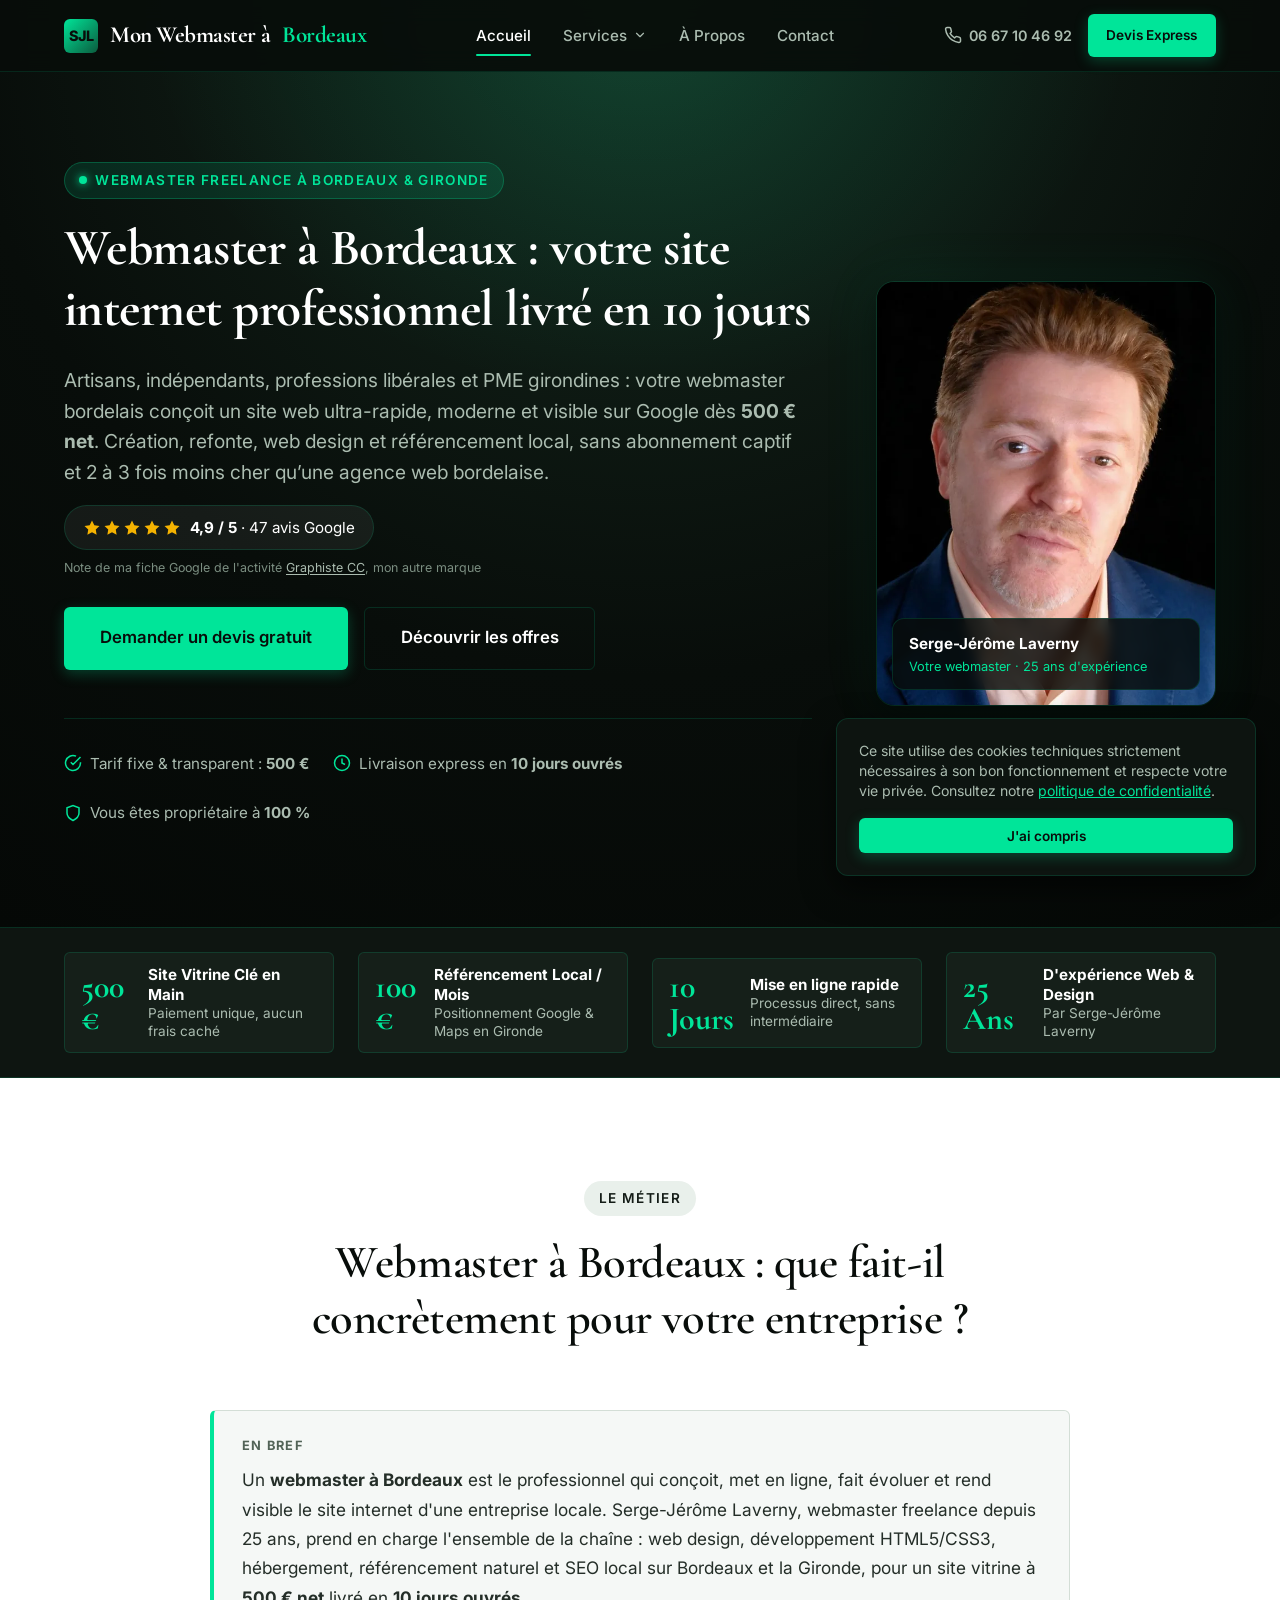
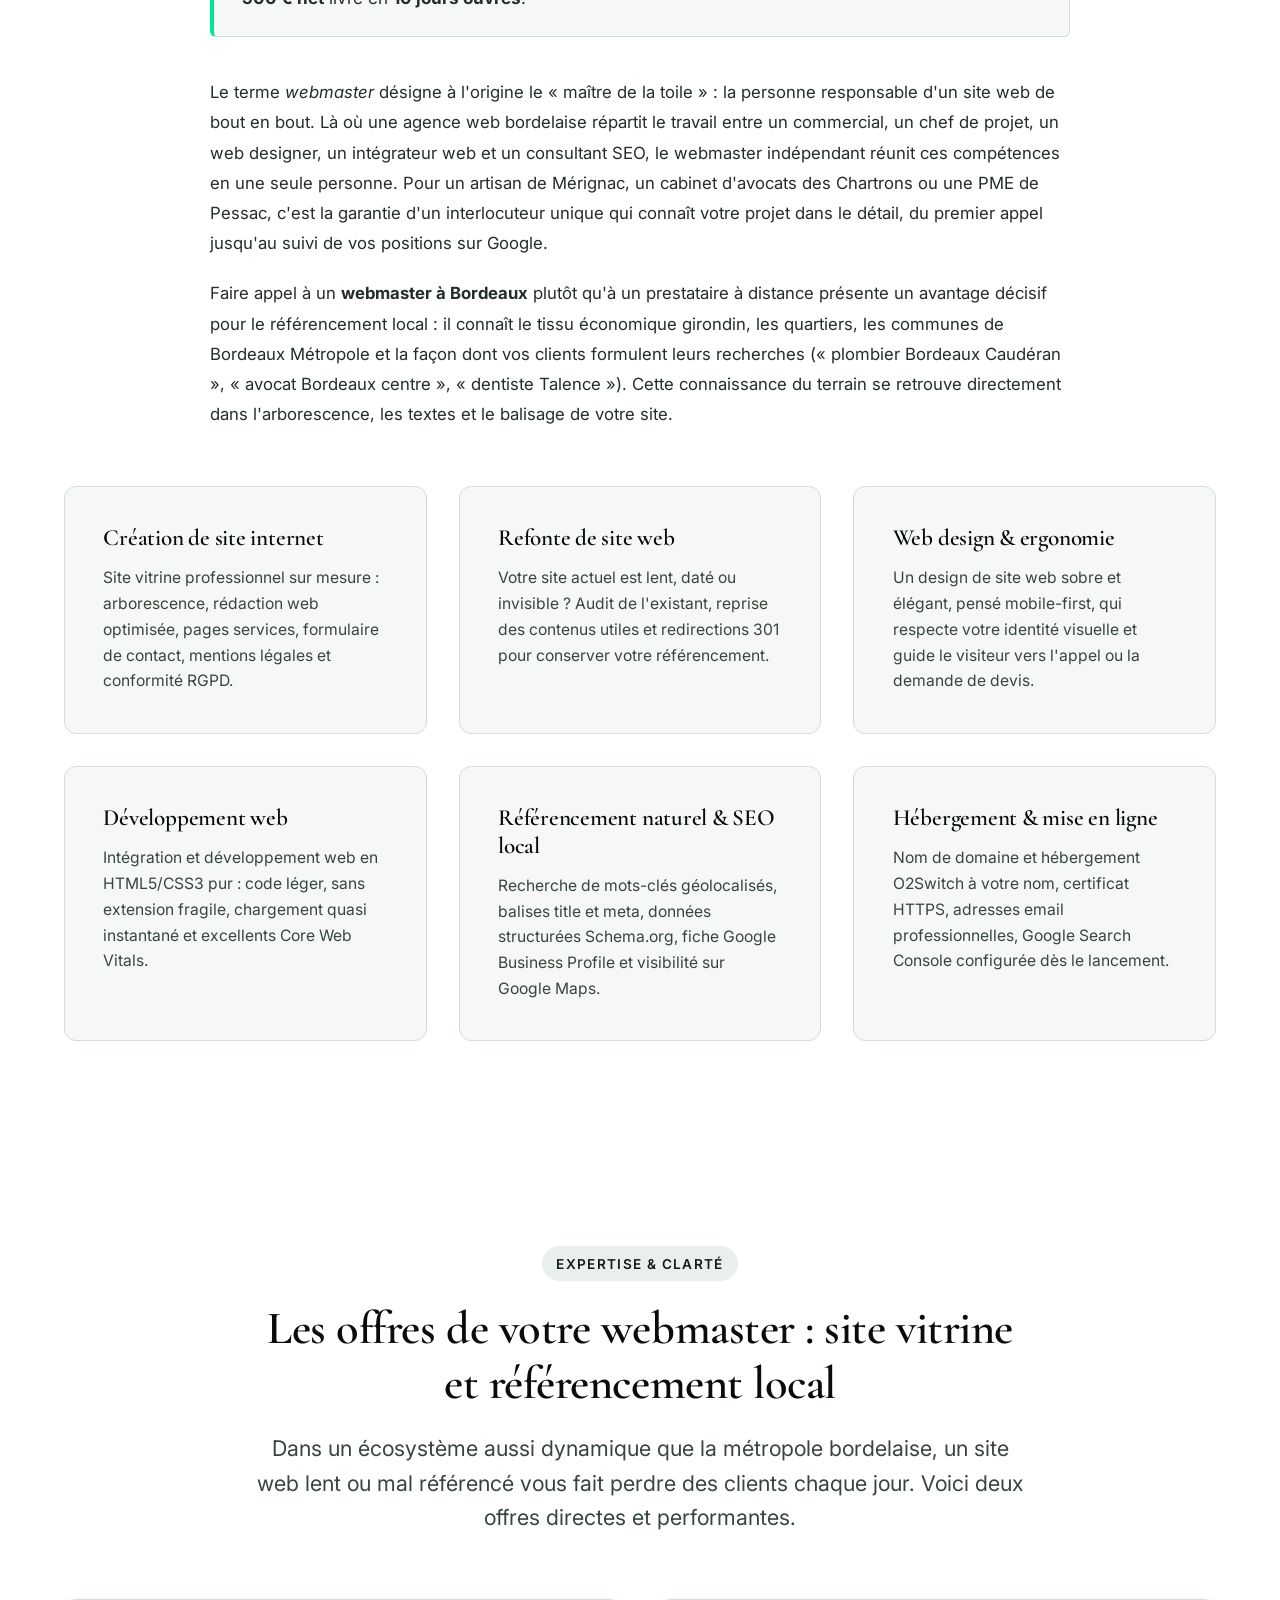
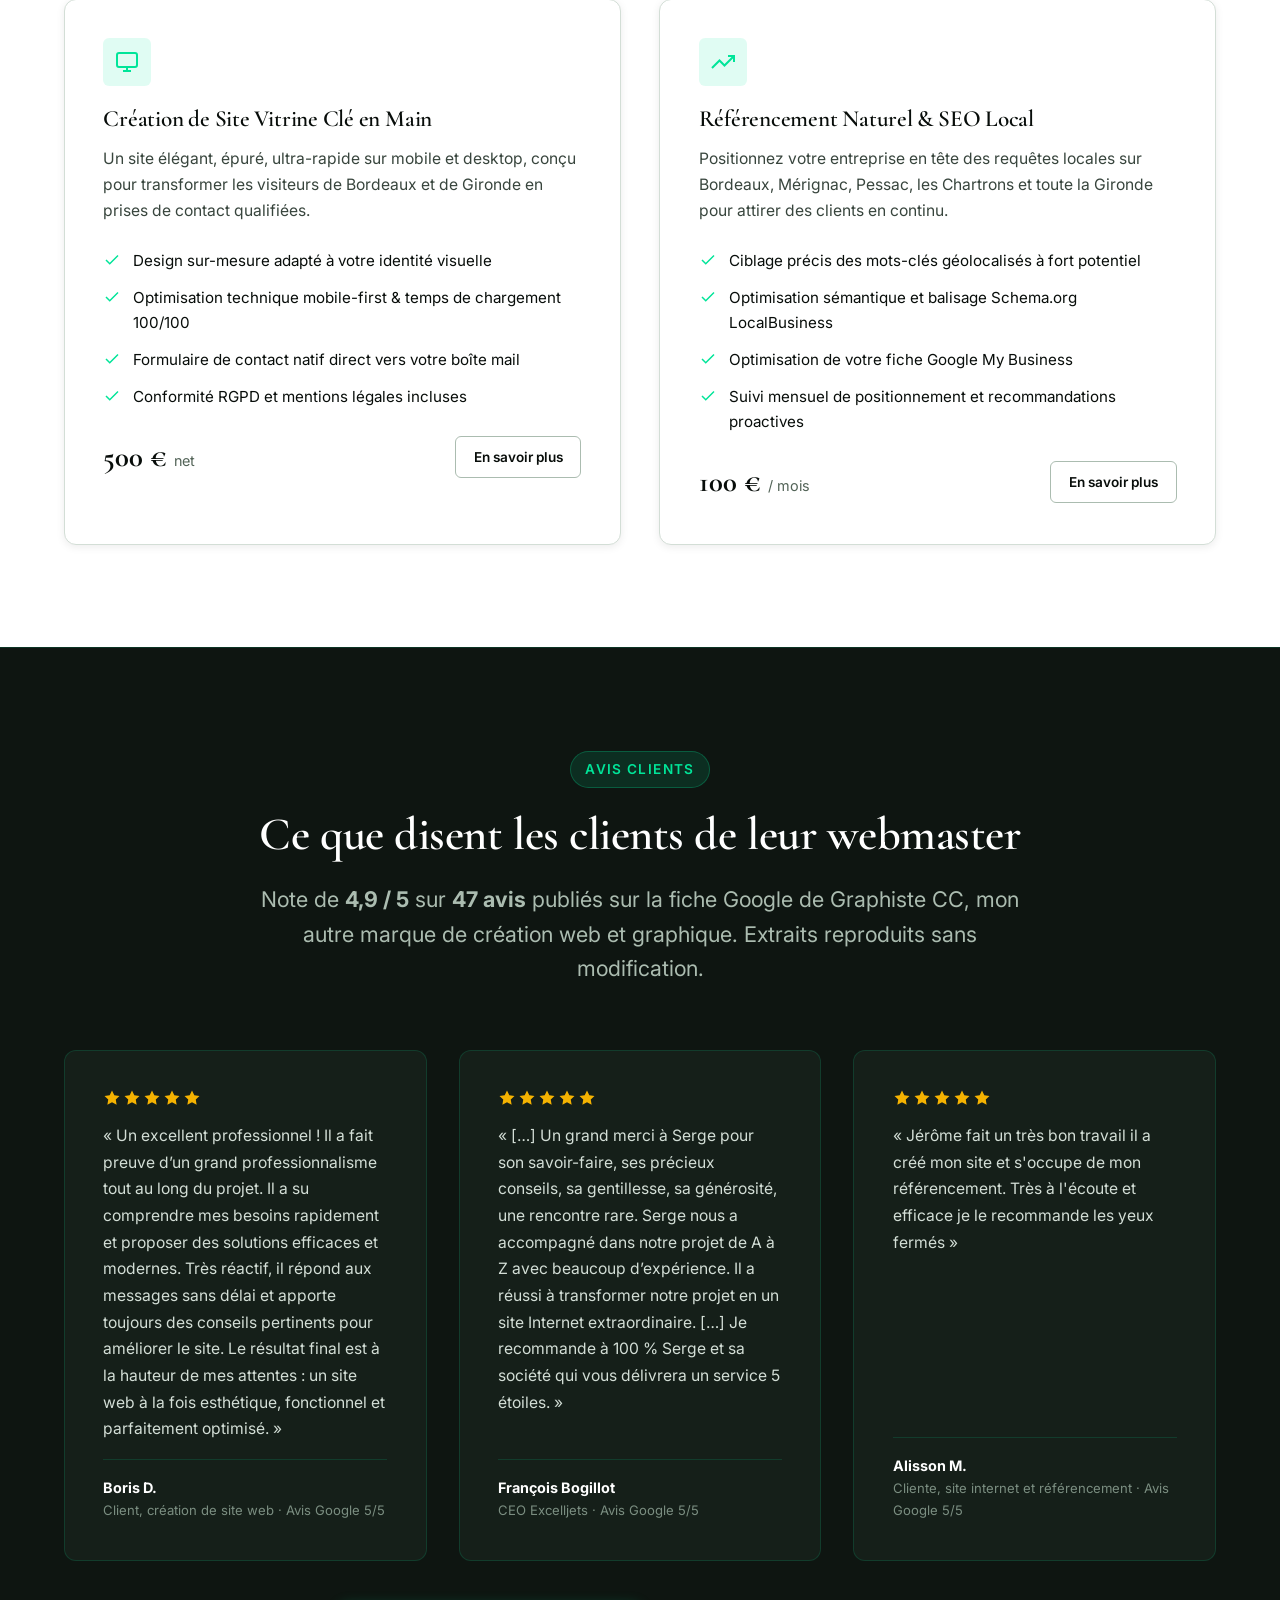
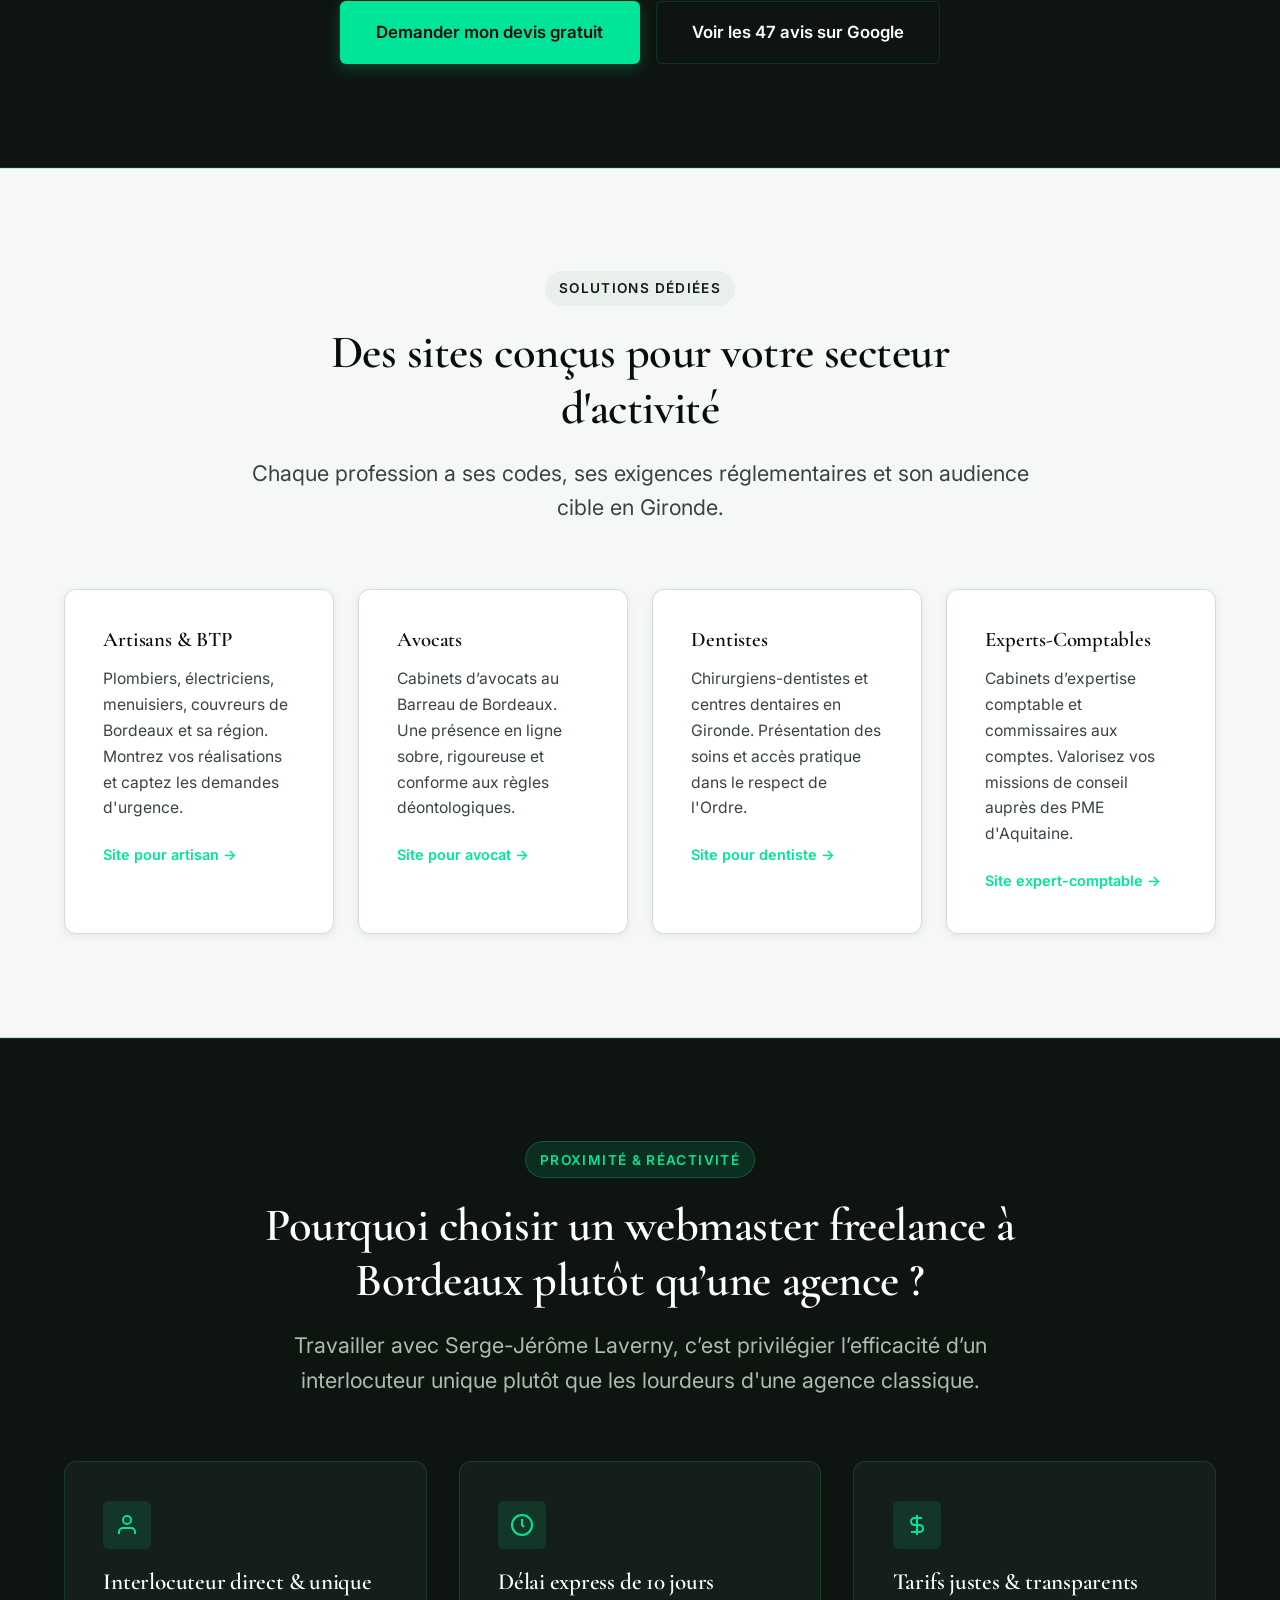
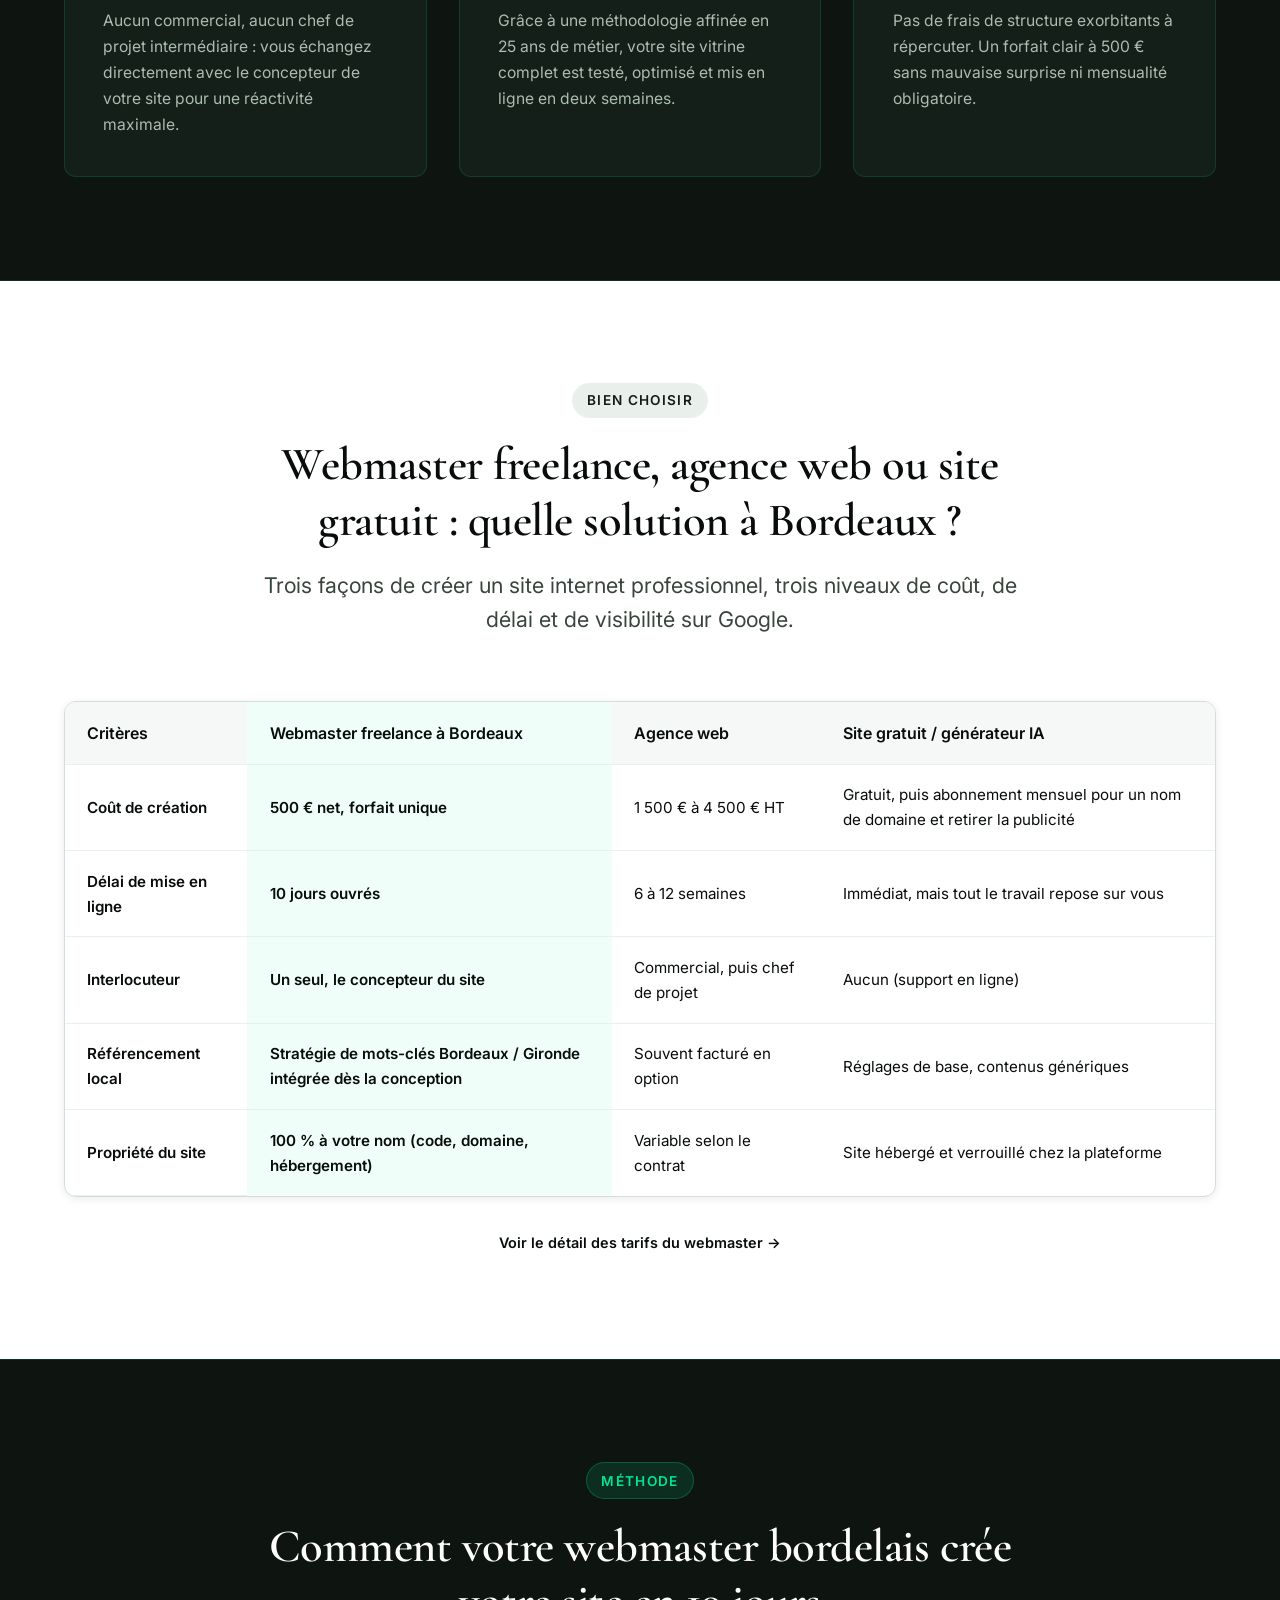
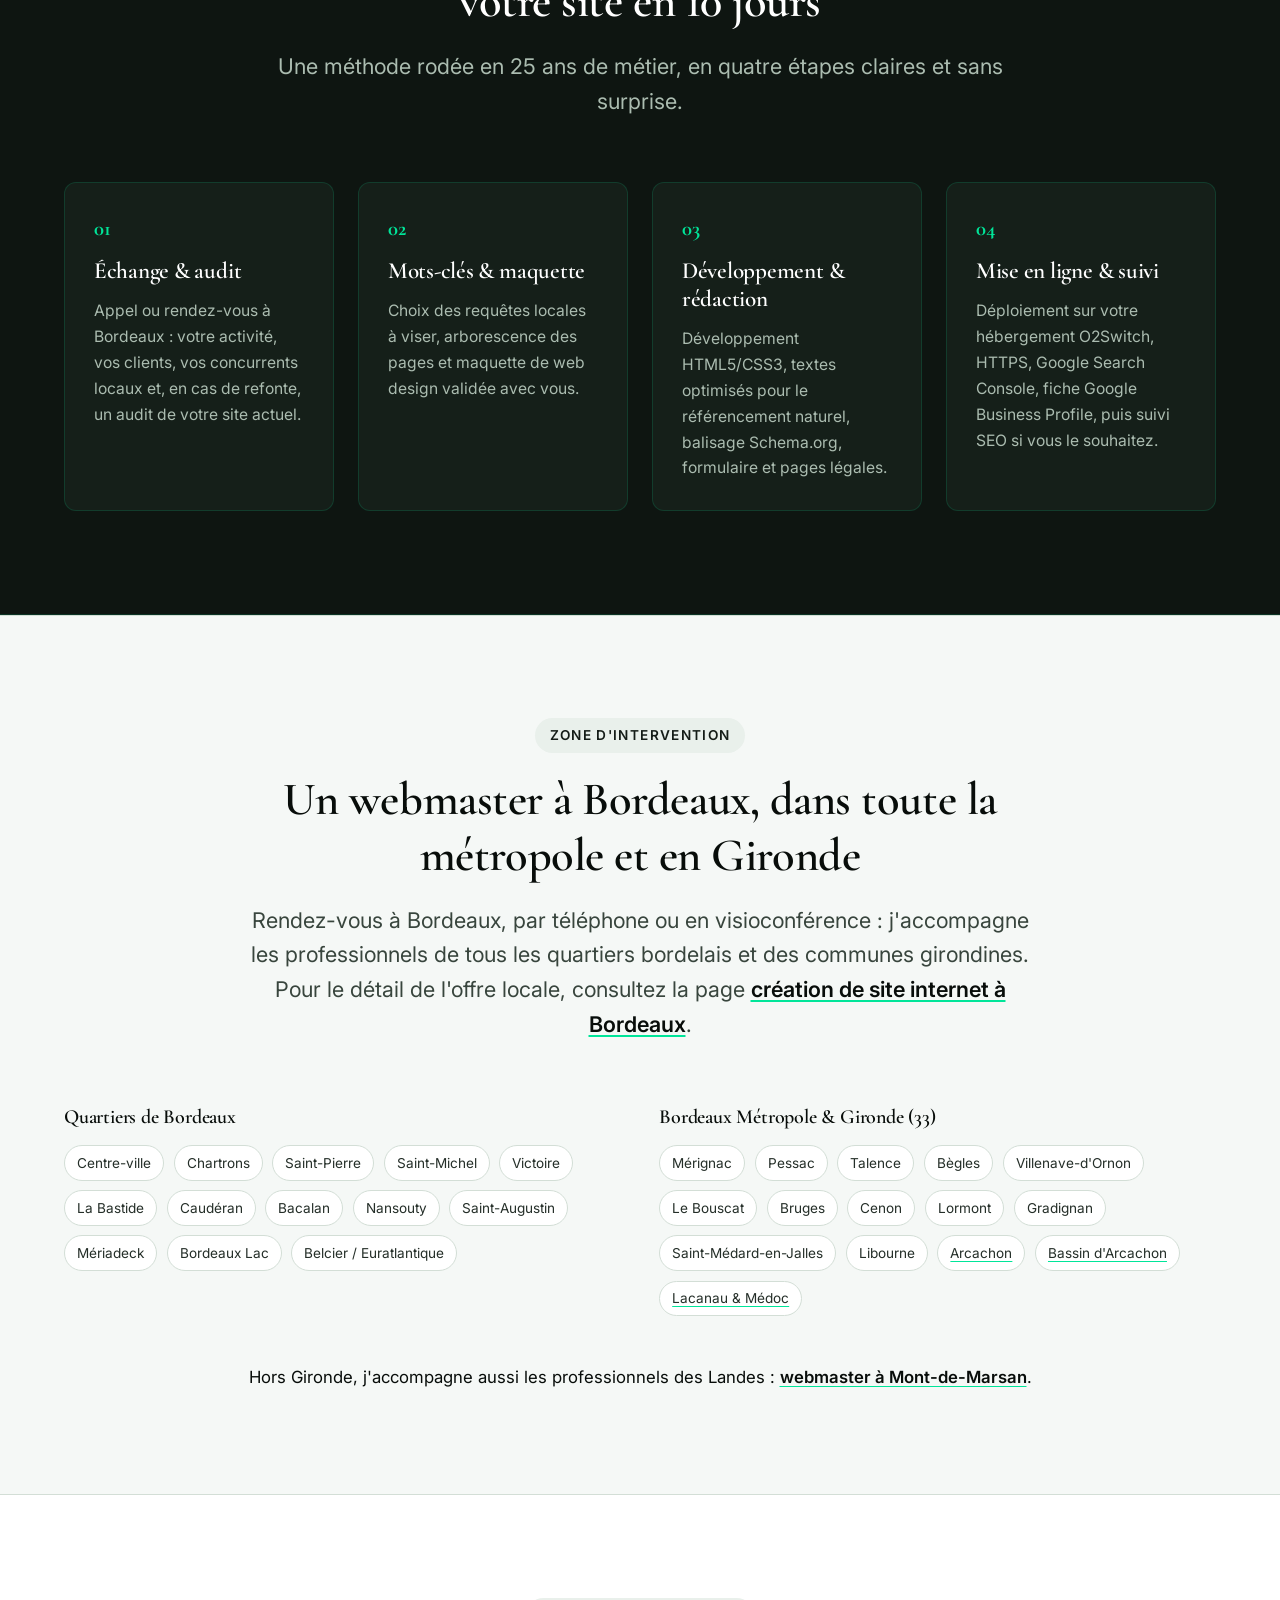
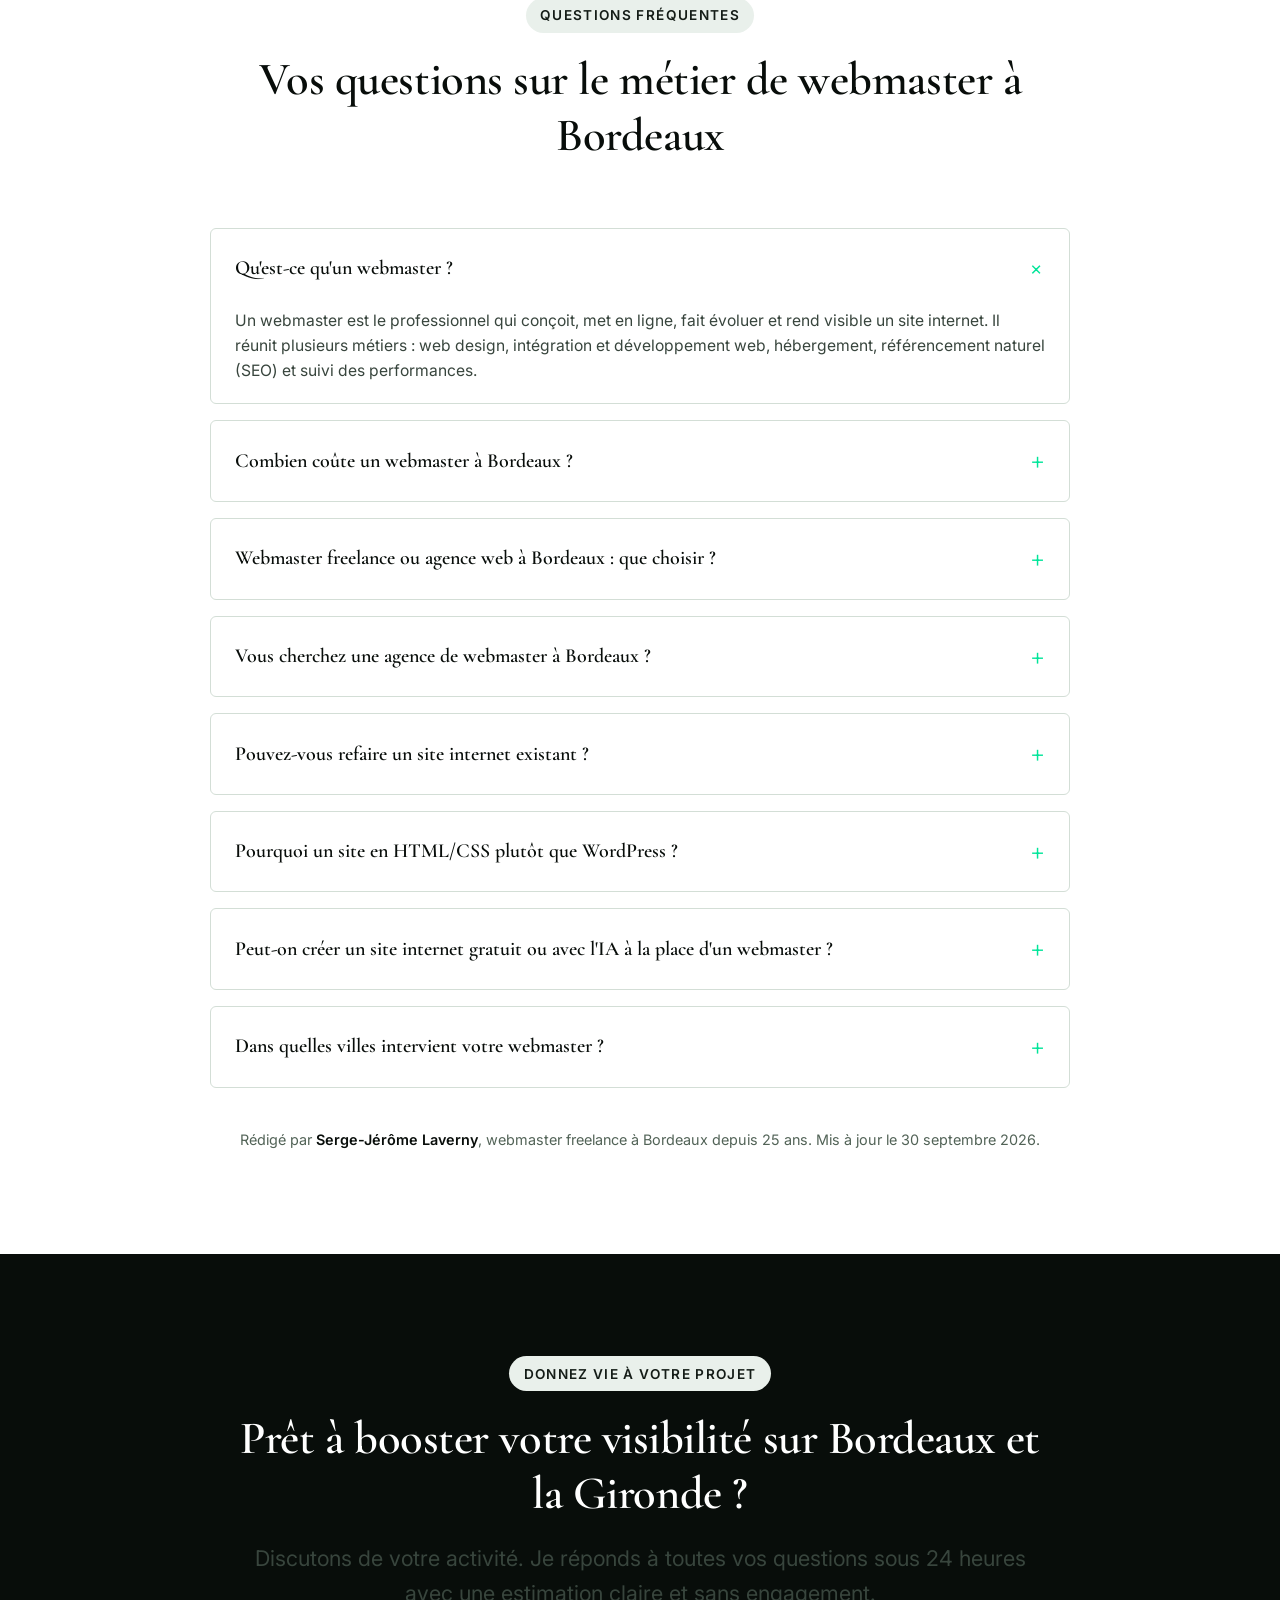
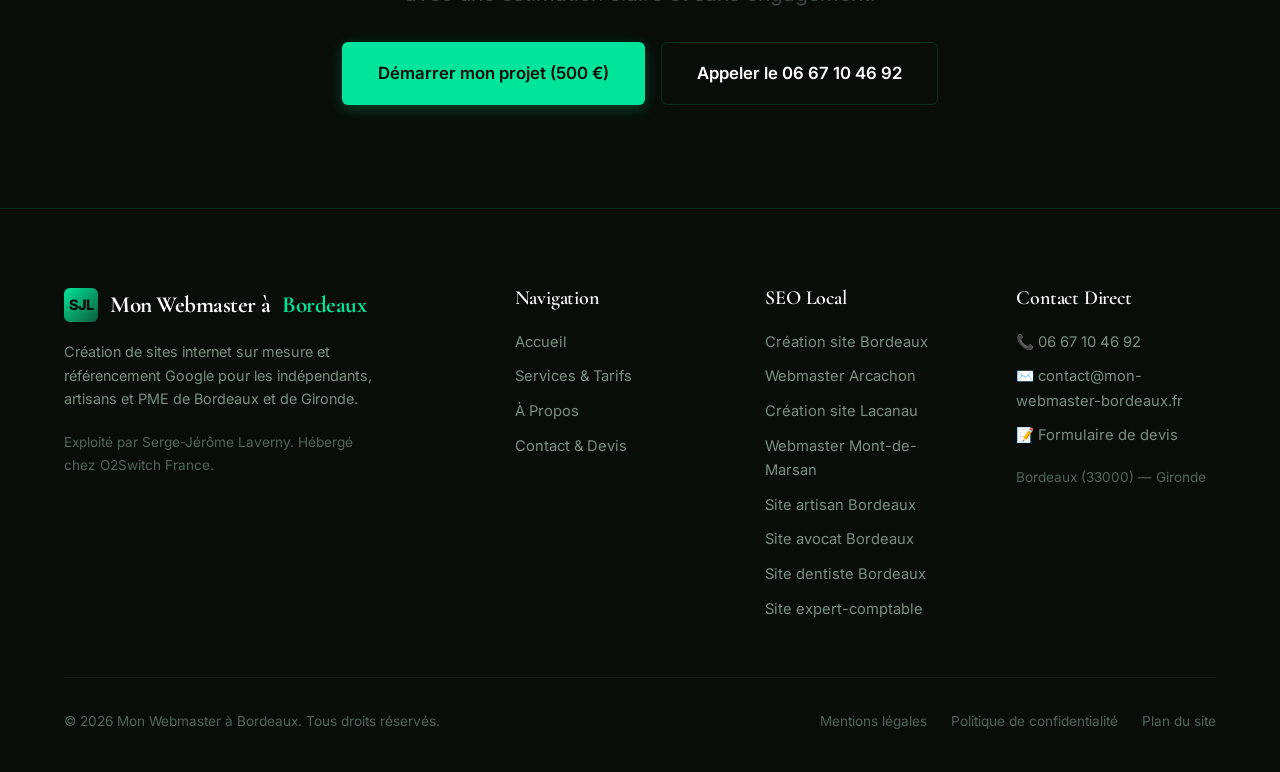
<file: index.html>
<!DOCTYPE html>
<html lang="fr">
<head>
  <meta charset="UTF-8">
  <meta name="viewport" content="width=device-width, initial-scale=1.0">
  <title>Webmaster Bordeaux | Création de site internet & SEO local dès 500 €</title>
  <meta name="description" content="Webmaster à Bordeaux depuis 25 ans : création et refonte de site internet vitrine dès 500 €, web design, développement HTML/CSS et référencement Google local en Gironde. Livré en 10 jours.">
  <meta name="robots" content="index, follow">
  <link rel="canonical" href="https://www.mon-webmaster-bordeaux.fr/">
  <link rel="icon" href="favicon.svg" type="image/svg+xml">
  <link rel="icon" href="favicon.ico" sizes="any">
  <link rel="apple-touch-icon" href="images/apple-touch-icon.png">
  
  <!-- Open Graph -->
  <meta property="og:type" content="website">
  <meta property="og:title" content="Webmaster Bordeaux | Serge-Jérôme Laverny, webmaster freelance">
  <meta property="og:description" content="Création de sites web professionnels pour indépendants, artisans et PME à Bordeaux et en Gironde. Offre transparente dès 500 €.">
  <meta property="og:url" content="https://www.mon-webmaster-bordeaux.fr/">
  <meta property="og:locale" content="fr_FR">
  <meta property="og:site_name" content="Mon Webmaster à Bordeaux">
  <meta property="og:image" content="https://www.mon-webmaster-bordeaux.fr/images/icon-512.png">
  <meta name="author" content="Serge-Jérôme Laverny">
  <meta name="geo.region" content="FR-33">
  <meta name="geo.placename" content="Bordeaux">
  <meta name="geo.position" content="44.837789;-0.57918">
  <meta name="ICBM" content="44.837789, -0.57918">

  <!-- Stylesheet -->
  <link rel="stylesheet" href="css/style.css?v=5">

  <!-- Schema.org JSON-LD -->
  <script type="application/ld+json">
  {
    "@context": "https://schema.org",
    "@graph": [
      {
        "@type": "WebSite",
        "@id": "https://www.mon-webmaster-bordeaux.fr/#website",
        "url": "https://www.mon-webmaster-bordeaux.fr/",
        "name": "Mon Webmaster à Bordeaux",
        "alternateName": [
          "Webmaster Bordeaux",
          "Webmaster à Bordeaux"
        ],
        "inLanguage": "fr-FR",
        "publisher": {
          "@id": "https://www.mon-webmaster-bordeaux.fr/#business"
        }
      },
      {
        "@type": "WebPage",
        "@id": "https://www.mon-webmaster-bordeaux.fr/#webpage",
        "url": "https://www.mon-webmaster-bordeaux.fr/",
        "name": "Webmaster Bordeaux | Création de site internet & SEO local dès 500 €",
        "isPartOf": {
          "@id": "https://www.mon-webmaster-bordeaux.fr/#website"
        },
        "about": {
          "@id": "https://www.mon-webmaster-bordeaux.fr/#business"
        },
        "author": {
          "@id": "https://www.mon-webmaster-bordeaux.fr/#founder"
        },
        "dateModified": "2026-09-30",
        "inLanguage": "fr-FR"
      },
      {
        "@type": [
          "LocalBusiness",
          "ProfessionalService"
        ],
        "@id": "https://www.mon-webmaster-bordeaux.fr/#business",
        "name": "Mon Webmaster à Bordeaux",
        "alternateName": "Webmaster Bordeaux",
        "description": "Webmaster freelance à Bordeaux : création et refonte de sites internet vitrines en HTML5/CSS3, web design, référencement naturel et SEO local pour les indépendants, artisans, professions libérales et PME de Gironde.",
        "image": "https://www.mon-webmaster-bordeaux.fr/images/icon-512.png",
        "logo": "https://www.mon-webmaster-bordeaux.fr/images/icon-512.png",
        "url": "https://www.mon-webmaster-bordeaux.fr/",
        "telephone": "+33667104692",
        "email": "contact@mon-webmaster-bordeaux.fr",
        "priceRange": "500€ - 1500€",
        "address": {
          "@type": "PostalAddress",
          "addressLocality": "Bordeaux",
          "postalCode": "33000",
          "addressRegion": "Nouvelle-Aquitaine",
          "addressCountry": "FR"
        },
        "geo": {
          "@type": "GeoCoordinates",
          "latitude": 44.837789,
          "longitude": -0.57918
        },
        "openingHoursSpecification": {
          "@type": "OpeningHoursSpecification",
          "dayOfWeek": [
            "Monday",
            "Tuesday",
            "Wednesday",
            "Thursday",
            "Friday"
          ],
          "opens": "09:00",
          "closes": "19:00"
        },
        "areaServed": [
          {
            "@type": "City",
            "name": "Bordeaux"
          },
          {
            "@type": "City",
            "name": "Mérignac"
          },
          {
            "@type": "City",
            "name": "Pessac"
          },
          {
            "@type": "City",
            "name": "Talence"
          },
          {
            "@type": "City",
            "name": "Bègles"
          },
          {
            "@type": "City",
            "name": "Villenave-d'Ornon"
          },
          {
            "@type": "City",
            "name": "Le Bouscat"
          },
          {
            "@type": "City",
            "name": "Libourne"
          },
          {
            "@type": "City",
            "name": "Arcachon"
          },
          {
            "@type": "AdministrativeArea",
            "name": "Bordeaux Métropole"
          },
          {
            "@type": "AdministrativeArea",
            "name": "Gironde"
          },
          {
            "@type": "AdministrativeArea",
            "name": "Nouvelle-Aquitaine"
          },
          {
            "@type": "City",
            "name": "Lacanau"
          },
          {
            "@type": "City",
            "name": "Mont-de-Marsan"
          },
          {
            "@type": "AdministrativeArea",
            "name": "Landes"
          }
        ],
        "knowsAbout": [
          "Création de site internet",
          "Refonte de site internet",
          "Site vitrine",
          "Web design",
          "Développement web HTML5 / CSS3",
          "Intégration web",
          "Référencement naturel (SEO)",
          "SEO local",
          "Google Business Profile",
          "Core Web Vitals",
          "Hébergement web",
          "RGPD"
        ],
        "founder": {
          "@id": "https://www.mon-webmaster-bordeaux.fr/#founder"
        },
        "hasOfferCatalog": {
          "@type": "OfferCatalog",
          "name": "Services du webmaster à Bordeaux",
          "itemListElement": [
            {
              "@type": "Offer",
              "itemOffered": {
                "@type": "Service",
                "name": "Création de site internet vitrine à Bordeaux",
                "serviceType": "Création de site web",
                "description": "Site vitrine sur mesure, rapide, responsive et optimisé pour le référencement local, livré en 10 jours ouvrés."
              },
              "price": "500",
              "priceCurrency": "EUR"
            },
            {
              "@type": "Offer",
              "itemOffered": {
                "@type": "Service",
                "name": "Référencement naturel Google local (SEO)",
                "serviceType": "Référencement naturel",
                "description": "Stratégie de positionnement sur Google et Google Maps à Bordeaux et en Gironde, suivi mensuel sans engagement."
              },
              "price": "100",
              "priceCurrency": "EUR"
            }
          ]
        }
      },
      {
        "@type": "Person",
        "@id": "https://www.mon-webmaster-bordeaux.fr/#founder",
        "name": "Serge-Jérôme Laverny",
        "jobTitle": "Webmaster freelance et consultant SEO",
        "url": "https://www.mon-webmaster-bordeaux.fr/a-propos.html",
        "workLocation": {
          "@type": "Place",
          "name": "Bordeaux, Gironde"
        },
        "worksFor": {
          "@id": "https://www.mon-webmaster-bordeaux.fr/#business"
        },
        "knowsAbout": [
          "Webmaster",
          "Création de site internet",
          "Web design",
          "Référencement naturel",
          "SEO local"
        ],
        "image": "https://www.mon-webmaster-bordeaux.fr/images/serge-jerome-laverny-webmaster-bordeaux.jpg"
      },
      {
        "@type": "FAQPage",
        "@id": "https://www.mon-webmaster-bordeaux.fr/#faq",
        "mainEntity": [
          {
            "@type": "Question",
            "name": "Qu'est-ce qu'un webmaster ?",
            "acceptedAnswer": {
              "@type": "Answer",
              "text": "Un webmaster est le professionnel qui conçoit, met en ligne, fait évoluer et rend visible un site internet. Il réunit plusieurs métiers : web design, intégration et développement web, hébergement, référencement naturel (SEO) et suivi des performances."
            }
          },
          {
            "@type": "Question",
            "name": "Combien coûte un webmaster à Bordeaux ?",
            "acceptedAnswer": {
              "@type": "Answer",
              "text": "Un site vitrine complet conçu par Mon Webmaster à Bordeaux coûte 500 € net, en paiement unique. Le suivi en référencement local est proposé à 100 € par mois, sans engagement. Les agences web bordelaises facturent généralement entre 1 500 € et 4 500 € HT pour un site vitrine équivalent."
            }
          },
          {
            "@type": "Question",
            "name": "Webmaster freelance ou agence web à Bordeaux : que choisir ?",
            "acceptedAnswer": {
              "@type": "Answer",
              "text": "Un webmaster freelance offre un interlocuteur unique, des délais courts (10 jours ouvrés) et un tarif sans frais de structure. Une agence web convient davantage aux gros projets nécessitant une équipe pluridisciplinaire, comme une plateforme e-commerce complexe."
            }
          },
          {
            "@type": "Question",
            "name": "Vous cherchez une agence de webmaster à Bordeaux ?",
            "acceptedAnswer": {
              "@type": "Answer",
              "text": "Beaucoup d'entreprises cherchent une « agence de webmaster » alors qu'elles ont surtout besoin d'un professionnel qui prenne tout en charge : conception, développement, mise en ligne et référencement. C'est exactement ce que fait un webmaster freelance, avec un interlocuteur unique, un site vitrine à 500 € net livré en 10 jours et sans les frais de structure d'une agence."
            }
          },
          {
            "@type": "Question",
            "name": "Pouvez-vous refaire un site internet existant ?",
            "acceptedAnswer": {
              "@type": "Answer",
              "text": "Oui. La refonte d'un site vieillissant, lent ou mal référencé (WordPress, Wix, ancien site maison) suit la même méthode qu'une création : audit de l'existant, conservation des contenus et des URL utiles, redirections 301 pour préserver le référencement, puis mise en ligne."
            }
          },
          {
            "@type": "Question",
            "name": "Pourquoi un site en HTML/CSS plutôt que WordPress ?",
            "acceptedAnswer": {
              "@type": "Answer",
              "text": "Pour un site vitrine, le code HTML5/CSS3 pur se charge plus vite, n'expose aucune faille d'extension et ne demande pas de mises à jour permanentes. WordPress reste pertinent pour un blog très alimenté ou une boutique WooCommerce."
            }
          },
          {
            "@type": "Question",
            "name": "Peut-on créer un site internet gratuit ou avec l'IA à la place d'un webmaster ?",
            "acceptedAnswer": {
              "@type": "Answer",
              "text": "Les créateurs de site gratuits et les générateurs IA permettent d'obtenir une page rapidement, mais le site reste souvent hébergé chez la plateforme, peu personnalisé et difficile à positionner sur Google face aux concurrents locaux. Un webmaster apporte une stratégie de mots-clés, une structure technique propre et un site dont vous êtes propriétaire."
            }
          },
          {
            "@type": "Question",
            "name": "Dans quelles villes intervient votre webmaster ?",
            "acceptedAnswer": {
              "@type": "Answer",
              "text": "Dans tous les quartiers de Bordeaux et dans toute la Gironde : Mérignac, Pessac, Talence, Bègles, Villenave-d'Ornon, Le Bouscat, Cenon, Lormont, Gradignan, Libourne, le Bassin d'Arcachon et le Médoc. Les échanges se font en rendez-vous à Bordeaux, par téléphone ou en visioconférence."
            }
          }
        ]
      }
    ]
  }
  </script>
</head>
<body>

  <!-- Navigation Principale -->
  <header class="header-nav" role="banner">
    <div class="nav-container">
      <a href="index.html" class="nav-logo" aria-label="Mon Webmaster à Bordeaux - Accueil">
        <div class="nav-logo-icon">SJL</div>
        Mon Webmaster à <span>Bordeaux</span>
      </a>

      <nav class="nav-menu" role="navigation" aria-label="Menu principal">
        <a href="index.html" class="nav-link active" aria-current="page">Accueil</a>
        
        <div class="nav-dropdown">
          <button type="button" class="nav-dropdown-btn" aria-haspopup="true" aria-expanded="false">
            Services
            <svg viewBox="0 0 24 24" fill="none" stroke="currentColor" stroke-width="2" stroke-linecap="round" stroke-linejoin="round"><polyline points="6 9 12 15 18 9"></polyline></svg>
          </button>
          <div class="dropdown-content">
            <a href="services.html" class="dropdown-link">Tous les services</a>
            <div class="dropdown-divider"></div>
            <a href="creation-site-internet-bordeaux.html" class="dropdown-link">Création de site internet à Bordeaux</a>
            <a href="creation-site-internet-artisan.html" class="dropdown-link">Site internet pour artisan</a>
            <a href="creation-site-internet-avocat.html" class="dropdown-link">Site internet pour avocat</a>
            <a href="creation-site-internet-dentiste.html" class="dropdown-link">Site internet pour dentiste</a>
            <a href="creation-site-internet-expert-comptable.html" class="dropdown-link">Site internet pour expert-comptable</a>
          </div>
        </div>

        <a href="a-propos.html" class="nav-link">À Propos</a>
        <a href="contact.html" class="nav-link">Contact</a>
      </nav>

      <div class="nav-actions">
        <a href="tel:0667104692" class="nav-phone" aria-label="Téléphoner au 06 67 10 46 92">
          <svg width="18" height="18" viewBox="0 0 24 24" fill="none" stroke="currentColor" stroke-width="2" stroke-linecap="round" stroke-linejoin="round"><path d="M22 16.92v3a2 2 0 0 1-2.18 2 19.79 19.79 0 0 1-8.63-3.07 19.5 19.5 0 0 1-6-6 19.79 19.79 0 0 1-3.07-8.67A2 2 0 0 1 4.11 2h3a2 2 0 0 1 2 1.72 12.84 12.84 0 0 0 .7 2.81 2 2 0 0 1-.45 2.11L8.09 9.91a16 16 0 0 0 6 6l1.27-1.27a2 2 0 0 1 2.11-.45 12.84 12.84 0 0 0 2.81.7A2 2 0 0 1 22 16.92z"></path></svg>
          06 67 10 46 92
        </a>
        <a href="contact.html" class="btn btn-primary btn-sm">Devis Express</a>
        <button class="nav-toggle" id="nav-toggle" aria-label="Ouvrir le menu mobile" aria-expanded="false" aria-controls="mobile-menu">
          <svg viewBox="0 0 24 24" fill="none" stroke="currentColor" stroke-width="2" stroke-linecap="round" stroke-linejoin="round"><line x1="3" y1="12" x2="21" y2="12"></line><line x1="3" y1="6" x2="21" y2="6"></line><line x1="3" y1="18" x2="21" y2="18"></line></svg>
        </button>
      </div>
    </div>
  </header>

  <!-- Menu Mobile Déroulant -->
  <div class="mobile-menu" id="mobile-menu" role="dialog" aria-modal="true" aria-label="Menu de navigation mobile">
    <div class="mobile-nav-list">
      <a href="index.html" class="mobile-nav-link">Accueil</a>
      <a href="services.html" class="mobile-nav-link">Services</a>
      <a href="creation-site-internet-bordeaux.html" class="mobile-nav-sublink">↳ Création site internet Bordeaux</a>
      <a href="creation-site-internet-artisan.html" class="mobile-nav-sublink">↳ Site artisan</a>
      <a href="creation-site-internet-avocat.html" class="mobile-nav-sublink">↳ Site avocat</a>
      <a href="creation-site-internet-dentiste.html" class="mobile-nav-sublink">↳ Site dentiste</a>
      <a href="creation-site-internet-expert-comptable.html" class="mobile-nav-sublink">↳ Site expert-comptable</a>
      <a href="a-propos.html" class="mobile-nav-link">À Propos</a>
      <a href="contact.html" class="mobile-nav-link">Contact</a>
      <div style="margin-top: 1.5rem;">
        <a href="contact.html" class="btn btn-primary" style="width: 100%;">Lancer mon projet</a>
      </div>
    </div>
  </div>

  <main id="main-content">
    
    <!-- Hero Section -->
    <section class="hero" aria-label="Présentation générale">
      <div class="container">
        <div class="hero-split">
        <div class="hero-content">
          <div class="eyebrow">
            <span class="badge-dot"></span>
            Webmaster Freelance à Bordeaux & Gironde
          </div>
          <h1>Webmaster à Bordeaux : votre site internet professionnel livré en 10 jours</h1>
          <p class="hero-lead">
            Artisans, indépendants, professions libérales et PME girondines : votre webmaster bordelais conçoit un site web ultra-rapide, moderne et visible sur Google dès <strong>500 € net</strong>. Création, refonte, web design et référencement local, sans abonnement captif et 2 à 3 fois moins cher qu’une agence web bordelaise.
          </p>
          
          <div class="rating-block">
            <a href="#avis" class="rating-badge" aria-label="Note de 4,9 sur 5 sur 47 avis Google : voir les avis clients">
              <span class="stars" aria-hidden="true"><svg viewBox="0 0 24 24" aria-hidden="true"><path d="M12 2l3.09 6.26L22 9.27l-5 4.87 1.18 6.88L12 17.77l-6.18 3.25L7 14.14 2 9.27l6.91-1.01L12 2z"/></svg><svg viewBox="0 0 24 24" aria-hidden="true"><path d="M12 2l3.09 6.26L22 9.27l-5 4.87 1.18 6.88L12 17.77l-6.18 3.25L7 14.14 2 9.27l6.91-1.01L12 2z"/></svg><svg viewBox="0 0 24 24" aria-hidden="true"><path d="M12 2l3.09 6.26L22 9.27l-5 4.87 1.18 6.88L12 17.77l-6.18 3.25L7 14.14 2 9.27l6.91-1.01L12 2z"/></svg><svg viewBox="0 0 24 24" aria-hidden="true"><path d="M12 2l3.09 6.26L22 9.27l-5 4.87 1.18 6.88L12 17.77l-6.18 3.25L7 14.14 2 9.27l6.91-1.01L12 2z"/></svg><svg viewBox="0 0 24 24" aria-hidden="true"><path d="M12 2l3.09 6.26L22 9.27l-5 4.87 1.18 6.88L12 17.77l-6.18 3.25L7 14.14 2 9.27l6.91-1.01L12 2z"/></svg></span>
              <span class="rating-score"><strong>4,9 / 5</strong> · 47 avis Google</span>
            </a>
            <p class="rating-note">Note de ma fiche Google de l'activité <a href="https://share.google/SjonBLJq5cwm2fowu" target="_blank" rel="noopener">Graphiste CC</a>, mon autre marque</p>
          </div>

          <div class="btn-group" style="justify-content: center;">
            <a href="contact.html" class="btn btn-primary btn-lg">Demander un devis gratuit</a>
            <a href="services.html" class="btn btn-secondary btn-lg">Découvrir les offres</a>
          </div>


          <div class="hero-guarantees">
            <div class="hero-guarantee-item">
              <svg viewBox="0 0 24 24" fill="none" stroke="currentColor" stroke-width="2"><path d="M22 11.08V12a10 10 0 1 1-5.93-9.14"></path><polyline points="22 4 12 14.01 9 11.01"></polyline></svg>
              <span>Tarif fixe & transparent : <strong>500 €</strong></span>
            </div>
            <div class="hero-guarantee-item">
              <svg viewBox="0 0 24 24" fill="none" stroke="currentColor" stroke-width="2"><circle cx="12" cy="12" r="10"></circle><polyline points="12 6 12 12 16 14"></polyline></svg>
              <span>Livraison express en <strong>10 jours ouvrés</strong></span>
            </div>
            <div class="hero-guarantee-item">
              <svg viewBox="0 0 24 24" fill="none" stroke="currentColor" stroke-width="2"><path d="M12 22s8-4 8-10V5l-8-3-8 3v7c0 6 8 10 8 10z"></path></svg>
              <span>Vous êtes propriétaire à <strong>100 %</strong></span>
            </div>
          </div>
        </div>
          <figure class="hero-portrait">
            <picture>
              <source srcset="images/serge-jerome-laverny-webmaster-bordeaux.webp" type="image/webp">
              <img src="images/serge-jerome-laverny-webmaster-bordeaux.jpg" alt="Serge-Jérôme Laverny, webmaster freelance à Bordeaux" width="600" height="750" fetchpriority="high">
            </picture>
            <figcaption>
              <strong>Serge-Jérôme Laverny</strong>
              <span>Votre webmaster · 25 ans d'expérience</span>
            </figcaption>
          </figure>
        </div>
      </div>
    </section>

    <!-- Pricing Strip -->
    <aside class="pricing-strip" aria-label="Chiffres clés">
      <div class="container">
        <div class="pricing-strip-grid">
          <div class="strip-item">
            <div class="strip-number">500 €</div>
            <div class="strip-text">
              <strong>Site Vitrine Clé en Main</strong>
              Paiement unique, aucun frais caché
            </div>
          </div>
          <div class="strip-item">
            <div class="strip-number">100 €</div>
            <div class="strip-text">
              <strong>Référencement Local / Mois</strong>
              Positionnement Google & Maps en Gironde
            </div>
          </div>
          <div class="strip-item">
            <div class="strip-number">10 Jours</div>
            <div class="strip-text">
              <strong>Mise en ligne rapide</strong>
              Processus direct, sans intermédiaire
            </div>
          </div>
          <div class="strip-item">
            <div class="strip-number">25 Ans</div>
            <div class="strip-text">
              <strong>D'expérience Web & Design</strong>
              Par Serge-Jérôme Laverny
            </div>
          </div>
        </div>
      </div>
    </aside>

    <!-- Le métier de webmaster à Bordeaux (bloc définitionnel) -->
    <section class="section section-white" aria-labelledby="webmaster-title">
      <div class="container">
        <div class="header-center">
          <div class="eyebrow">Le Métier</div>
          <h2 id="webmaster-title">Webmaster à Bordeaux : que fait-il concrètement pour votre entreprise ?</h2>
        </div>

        <div class="answer-box">
          <p class="answer-box-label">En bref</p>
          <p>
            Un <strong>webmaster à Bordeaux</strong> est le professionnel qui conçoit, met en ligne, fait évoluer et rend visible le site internet d'une entreprise locale. Serge-Jérôme Laverny, webmaster freelance depuis 25 ans, prend en charge l'ensemble de la chaîne : web design, développement HTML5/CSS3, hébergement, référencement naturel et SEO local sur Bordeaux et la Gironde, pour un site vitrine à <strong>500 € net</strong> livré en <strong>10 jours ouvrés</strong>.
          </p>
        </div>

        <div class="prose">
          <p>
            Le terme <em>webmaster</em> désigne à l'origine le « maître de la toile » : la personne responsable d'un site web de bout en bout. Là où une agence web bordelaise répartit le travail entre un commercial, un chef de projet, un web designer, un intégrateur web et un consultant SEO, le webmaster indépendant réunit ces compétences en une seule personne. Pour un artisan de Mérignac, un cabinet d'avocats des Chartrons ou une PME de Pessac, c'est la garantie d'un interlocuteur unique qui connaît votre projet dans le détail, du premier appel jusqu'au suivi de vos positions sur Google.
          </p>
          <p>
            Faire appel à un <strong>webmaster à Bordeaux</strong> plutôt qu'à un prestataire à distance présente un avantage décisif pour le référencement local : il connaît le tissu économique girondin, les quartiers, les communes de Bordeaux Métropole et la façon dont vos clients formulent leurs recherches (« plombier Bordeaux Caudéran », « avocat Bordeaux centre », « dentiste Talence »). Cette connaissance du terrain se retrouve directement dans l'arborescence, les textes et le balisage de votre site.
          </p>
        </div>

        <div class="grid-3 mission-grid">
          <div class="card card-light">
            <h3 class="card-title">Création de site internet</h3>
            <p class="card-desc">Site vitrine professionnel sur mesure : arborescence, rédaction web optimisée, pages services, formulaire de contact, mentions légales et conformité RGPD.</p>
          </div>
          <div class="card card-light">
            <h3 class="card-title">Refonte de site web</h3>
            <p class="card-desc">Votre site actuel est lent, daté ou invisible ? Audit de l'existant, reprise des contenus utiles et redirections 301 pour conserver votre référencement.</p>
          </div>
          <div class="card card-light">
            <h3 class="card-title">Web design & ergonomie</h3>
            <p class="card-desc">Un design de site web sobre et élégant, pensé mobile-first, qui respecte votre identité visuelle et guide le visiteur vers l'appel ou la demande de devis.</p>
          </div>
          <div class="card card-light">
            <h3 class="card-title">Développement web</h3>
            <p class="card-desc">Intégration et développement web en HTML5/CSS3 pur : code léger, sans extension fragile, chargement quasi instantané et excellents Core Web Vitals.</p>
          </div>
          <div class="card card-light">
            <h3 class="card-title">Référencement naturel & SEO local</h3>
            <p class="card-desc">Recherche de mots-clés géolocalisés, balises title et meta, données structurées Schema.org, fiche Google Business Profile et visibilité sur Google Maps.</p>
          </div>
          <div class="card card-light">
            <h3 class="card-title">Hébergement & mise en ligne</h3>
            <p class="card-desc">Nom de domaine et hébergement O2Switch à votre nom, certificat HTTPS, adresses email professionnelles, Google Search Console configurée dès le lancement.</p>
          </div>
        </div>
      </div>
    </section>

    <!-- Services Overview -->
    <section class="section section-white" aria-labelledby="services-title">
      <div class="container">
        <div class="header-center">
          <div class="eyebrow">Expertise & Clarté</div>
          <h2 id="services-title">Les offres de votre webmaster : site vitrine et référencement local</h2>
          <p class="lead">Dans un écosystème aussi dynamique que la métropole bordelaise, un site web lent ou mal référencé vous fait perdre des clients chaque jour. Voici deux offres directes et performantes.</p>
        </div>

        <div class="grid-2">
          <!-- Offre 1 -->
          <article class="card card-white">
            <div class="card-icon">
              <svg viewBox="0 0 24 24" fill="none" stroke="currentColor" stroke-width="2"><rect x="2" y="3" width="20" height="14" rx="2" ry="2"></rect><line x1="8" y1="21" x2="16" y2="21"></line><line x1="12" y1="17" x2="12" y2="21"></line></svg>
            </div>
            <h3 class="card-title">Création de Site Vitrine Clé en Main</h3>
            <p class="card-desc">
              Un site élégant, épuré, ultra-rapide sur mobile et desktop, conçu pour transformer les visiteurs de Bordeaux et de Gironde en prises de contact qualifiées.
            </p>
            <ul class="feature-list">
              <li class="feature-item">
                <svg viewBox="0 0 24 24" fill="none" stroke="currentColor" stroke-width="2"><polyline points="20 6 9 17 4 12"></polyline></svg>
                <span>Design sur-mesure adapté à votre identité visuelle</span>
              </li>
              <li class="feature-item">
                <svg viewBox="0 0 24 24" fill="none" stroke="currentColor" stroke-width="2"><polyline points="20 6 9 17 4 12"></polyline></svg>
                <span>Optimisation technique mobile-first & temps de chargement 100/100</span>
              </li>
              <li class="feature-item">
                <svg viewBox="0 0 24 24" fill="none" stroke="currentColor" stroke-width="2"><polyline points="20 6 9 17 4 12"></polyline></svg>
                <span>Formulaire de contact natif direct vers votre boîte mail</span>
              </li>
              <li class="feature-item">
                <svg viewBox="0 0 24 24" fill="none" stroke="currentColor" stroke-width="2"><polyline points="20 6 9 17 4 12"></polyline></svg>
                <span>Conformité RGPD et mentions légales incluses</span>
              </li>
            </ul>
            <div style="margin-top: 1.5rem; display: flex; justify-content: space-between; align-items: center;">
              <span style="font-family: var(--display); font-size: 1.8rem; font-weight: 700; color: var(--black);">500 € <span style="font-size: 0.9rem; font-family: var(--body); font-weight: 400; color: var(--gray-500);">net</span></span>
              <a href="services.html" class="btn btn-outline-dark btn-sm">En savoir plus</a>
            </div>
          </article>

          <!-- Offre 2 -->
          <article class="card card-white">
            <div class="card-icon">
              <svg viewBox="0 0 24 24" fill="none" stroke="currentColor" stroke-width="2"><polyline points="23 6 13.5 15.5 8.5 10.5 1 18"></polyline><polyline points="17 6 23 6 23 12"></polyline></svg>
            </div>
            <h3 class="card-title">Référencement Naturel & SEO Local</h3>
            <p class="card-desc">
              Positionnez votre entreprise en tête des requêtes locales sur Bordeaux, Mérignac, Pessac, les Chartrons et toute la Gironde pour attirer des clients en continu.
            </p>
            <ul class="feature-list">
              <li class="feature-item">
                <svg viewBox="0 0 24 24" fill="none" stroke="currentColor" stroke-width="2"><polyline points="20 6 9 17 4 12"></polyline></svg>
                <span>Ciblage précis des mots-clés géolocalisés à fort potentiel</span>
              </li>
              <li class="feature-item">
                <svg viewBox="0 0 24 24" fill="none" stroke="currentColor" stroke-width="2"><polyline points="20 6 9 17 4 12"></polyline></svg>
                <span>Optimisation sémantique et balisage Schema.org LocalBusiness</span>
              </li>
              <li class="feature-item">
                <svg viewBox="0 0 24 24" fill="none" stroke="currentColor" stroke-width="2"><polyline points="20 6 9 17 4 12"></polyline></svg>
                <span>Optimisation de votre fiche Google My Business</span>
              </li>
              <li class="feature-item">
                <svg viewBox="0 0 24 24" fill="none" stroke="currentColor" stroke-width="2"><polyline points="20 6 9 17 4 12"></polyline></svg>
                <span>Suivi mensuel de positionnement et recommandations proactives</span>
              </li>
            </ul>
            <div style="margin-top: 1.5rem; display: flex; justify-content: space-between; align-items: center;">
              <span style="font-family: var(--display); font-size: 1.8rem; font-weight: 700; color: var(--black);">100 € <span style="font-size: 0.9rem; font-family: var(--body); font-weight: 400; color: var(--gray-500);">/ mois</span></span>
              <a href="services.html" class="btn btn-outline-dark btn-sm">En savoir plus</a>
            </div>
          </article>
        </div>
      </div>
    </section>

    <!-- Avis clients Google -->
    <section class="section section-dark" id="avis" aria-labelledby="reviews-title">
      <div class="container">
        <div class="header-center">
          <div class="eyebrow">Avis Clients</div>
          <h2 id="reviews-title">Ce que disent les clients de leur webmaster</h2>
          <p class="lead">Note de <strong>4,9 / 5</strong> sur <strong>47 avis</strong> publiés sur la fiche Google de Graphiste CC, mon autre marque de création web et graphique. Extraits reproduits sans modification.</p>
        </div>

        <div class="grid-3 reviews-grid">
          <figure class="card card-dark review-card">
            <span class="stars" aria-hidden="true"><svg viewBox="0 0 24 24" aria-hidden="true"><path d="M12 2l3.09 6.26L22 9.27l-5 4.87 1.18 6.88L12 17.77l-6.18 3.25L7 14.14 2 9.27l6.91-1.01L12 2z"/></svg><svg viewBox="0 0 24 24" aria-hidden="true"><path d="M12 2l3.09 6.26L22 9.27l-5 4.87 1.18 6.88L12 17.77l-6.18 3.25L7 14.14 2 9.27l6.91-1.01L12 2z"/></svg><svg viewBox="0 0 24 24" aria-hidden="true"><path d="M12 2l3.09 6.26L22 9.27l-5 4.87 1.18 6.88L12 17.77l-6.18 3.25L7 14.14 2 9.27l6.91-1.01L12 2z"/></svg><svg viewBox="0 0 24 24" aria-hidden="true"><path d="M12 2l3.09 6.26L22 9.27l-5 4.87 1.18 6.88L12 17.77l-6.18 3.25L7 14.14 2 9.27l6.91-1.01L12 2z"/></svg><svg viewBox="0 0 24 24" aria-hidden="true"><path d="M12 2l3.09 6.26L22 9.27l-5 4.87 1.18 6.88L12 17.77l-6.18 3.25L7 14.14 2 9.27l6.91-1.01L12 2z"/></svg></span>
            <blockquote class="review-text">
              <p>« Un excellent professionnel ! Il a fait preuve d’un grand professionnalisme tout au long du projet. Il a su comprendre mes besoins rapidement et proposer des solutions efficaces et modernes. Très réactif, il répond aux messages sans délai et apporte toujours des conseils pertinents pour améliorer le site. Le résultat final est à la hauteur de mes attentes : un site web à la fois esthétique, fonctionnel et parfaitement optimisé. »</p>
            </blockquote>
            <figcaption class="review-author">
              <strong>Boris D.</strong>
              <span>Client, création de site web · Avis Google 5/5</span>
            </figcaption>
          </figure>
          <figure class="card card-dark review-card">
            <span class="stars" aria-hidden="true"><svg viewBox="0 0 24 24" aria-hidden="true"><path d="M12 2l3.09 6.26L22 9.27l-5 4.87 1.18 6.88L12 17.77l-6.18 3.25L7 14.14 2 9.27l6.91-1.01L12 2z"/></svg><svg viewBox="0 0 24 24" aria-hidden="true"><path d="M12 2l3.09 6.26L22 9.27l-5 4.87 1.18 6.88L12 17.77l-6.18 3.25L7 14.14 2 9.27l6.91-1.01L12 2z"/></svg><svg viewBox="0 0 24 24" aria-hidden="true"><path d="M12 2l3.09 6.26L22 9.27l-5 4.87 1.18 6.88L12 17.77l-6.18 3.25L7 14.14 2 9.27l6.91-1.01L12 2z"/></svg><svg viewBox="0 0 24 24" aria-hidden="true"><path d="M12 2l3.09 6.26L22 9.27l-5 4.87 1.18 6.88L12 17.77l-6.18 3.25L7 14.14 2 9.27l6.91-1.01L12 2z"/></svg><svg viewBox="0 0 24 24" aria-hidden="true"><path d="M12 2l3.09 6.26L22 9.27l-5 4.87 1.18 6.88L12 17.77l-6.18 3.25L7 14.14 2 9.27l6.91-1.01L12 2z"/></svg></span>
            <blockquote class="review-text">
              <p>« […] Un grand merci à Serge pour son savoir-faire, ses précieux conseils, sa gentillesse, sa générosité, une rencontre rare. Serge nous a accompagné dans notre projet de A à Z avec beaucoup d’expérience. Il a réussi à transformer notre projet en un site Internet extraordinaire. […] Je recommande à 100 % Serge et sa société qui vous délivrera un service 5 étoiles. »</p>
            </blockquote>
            <figcaption class="review-author">
              <strong>François Bogillot</strong>
              <span>CEO Excelljets · Avis Google 5/5</span>
            </figcaption>
          </figure>
          <figure class="card card-dark review-card">
            <span class="stars" aria-hidden="true"><svg viewBox="0 0 24 24" aria-hidden="true"><path d="M12 2l3.09 6.26L22 9.27l-5 4.87 1.18 6.88L12 17.77l-6.18 3.25L7 14.14 2 9.27l6.91-1.01L12 2z"/></svg><svg viewBox="0 0 24 24" aria-hidden="true"><path d="M12 2l3.09 6.26L22 9.27l-5 4.87 1.18 6.88L12 17.77l-6.18 3.25L7 14.14 2 9.27l6.91-1.01L12 2z"/></svg><svg viewBox="0 0 24 24" aria-hidden="true"><path d="M12 2l3.09 6.26L22 9.27l-5 4.87 1.18 6.88L12 17.77l-6.18 3.25L7 14.14 2 9.27l6.91-1.01L12 2z"/></svg><svg viewBox="0 0 24 24" aria-hidden="true"><path d="M12 2l3.09 6.26L22 9.27l-5 4.87 1.18 6.88L12 17.77l-6.18 3.25L7 14.14 2 9.27l6.91-1.01L12 2z"/></svg><svg viewBox="0 0 24 24" aria-hidden="true"><path d="M12 2l3.09 6.26L22 9.27l-5 4.87 1.18 6.88L12 17.77l-6.18 3.25L7 14.14 2 9.27l6.91-1.01L12 2z"/></svg></span>
            <blockquote class="review-text">
              <p>« Jérôme fait un très bon travail il a créé mon site et s'occupe de mon référencement. Très à l'écoute et efficace je le recommande les yeux fermés »</p>
            </blockquote>
            <figcaption class="review-author">
              <strong>Alisson M.</strong>
              <span>Cliente, site internet et référencement · Avis Google 5/5</span>
            </figcaption>
          </figure>
        </div>

        <div class="btn-group" style="justify-content: center; margin-top: 2.5rem;">
          <a href="contact.html" class="btn btn-primary btn-lg">Demander mon devis gratuit</a>
          <a href="https://share.google/SjonBLJq5cwm2fowu" class="btn btn-secondary btn-lg" target="_blank" rel="noopener">Voir les 47 avis sur Google</a>
        </div>
      </div>
    </section>

    <!-- Spécialités Métiers -->
    <section class="section section-light" aria-labelledby="sectors-title">
      <div class="container">
        <div class="header-center">
          <div class="eyebrow">Solutions Dédiées</div>
          <h2 id="sectors-title">Des sites conçus pour votre secteur d'activité</h2>
          <p class="lead">Chaque profession a ses codes, ses exigences réglementaires et son audience cible en Gironde.</p>
        </div>

        <div class="grid-4">
          <div class="card card-white">
            <h3 style="font-size: 1.3rem;">Artisans & BTP</h3>
            <p class="card-desc">Plombiers, électriciens, menuisiers, couvreurs de Bordeaux et sa région. Montrez vos réalisations et captez les demandes d'urgence.</p>
            <a href="creation-site-internet-artisan.html" class="card-link">Site pour artisan →</a>
          </div>
          <div class="card-white card">
            <h3 style="font-size: 1.3rem;">Avocats</h3>
            <p class="card-desc">Cabinets d’avocats au Barreau de Bordeaux. Une présence en ligne sobre, rigoureuse et conforme aux règles déontologiques.</p>
            <a href="creation-site-internet-avocat.html" class="card-link">Site pour avocat →</a>
          </div>
          <div class="card-white card">
            <h3 style="font-size: 1.3rem;">Dentistes</h3>
            <p class="card-desc">Chirurgiens-dentistes et centres dentaires en Gironde. Présentation des soins et accès pratique dans le respect de l'Ordre.</p>
            <a href="creation-site-internet-dentiste.html" class="card-link">Site pour dentiste →</a>
          </div>
          <div class="card-white card">
            <h3 style="font-size: 1.3rem;">Experts-Comptables</h3>
            <p class="card-desc">Cabinets d’expertise comptable et commissaires aux comptes. Valorisez vos missions de conseil auprès des PME d'Aquitaine.</p>
            <a href="creation-site-internet-expert-comptable.html" class="card-link">Site expert-comptable →</a>
          </div>
        </div>
      </div>
    </section>

    <!-- Pourquoi un freelance local -->
    <section class="section section-dark" aria-labelledby="advantages-title">
      <div class="container">
        <div class="header-center">
          <div class="eyebrow">Proximité & Réactivité</div>
          <h2 id="advantages-title">Pourquoi choisir un webmaster freelance à Bordeaux plutôt qu’une agence ?</h2>
          <p class="lead">Travailler avec Serge-Jérôme Laverny, c’est privilégier l’efficacité d’un interlocuteur unique plutôt que les lourdeurs d'une agence classique.</p>
        </div>

        <div class="grid-3">
          <div class="card card-dark">
            <div class="card-icon">
              <svg viewBox="0 0 24 24" fill="none" stroke="currentColor" stroke-width="2"><path d="M20 21v-2a4 4 0 0 0-4-4H8a4 4 0 0 0-4 4v2"></path><circle cx="12" cy="7" r="4"></circle></svg>
            </div>
            <h3 class="card-title">Interlocuteur direct & unique</h3>
            <p class="card-desc">Aucun commercial, aucun chef de projet intermédiaire : vous échangez directement avec le concepteur de votre site pour une réactivité maximale.</p>
          </div>

          <div class="card card-dark">
            <div class="card-icon">
              <svg viewBox="0 0 24 24" fill="none" stroke="currentColor" stroke-width="2"><circle cx="12" cy="12" r="10"></circle><polyline points="12 6 12 12 14 14"></polyline></svg>
            </div>
            <h3 class="card-title">Délai express de 10 jours</h3>
            <p class="card-desc">Grâce à une méthodologie affinée en 25 ans de métier, votre site vitrine complet est testé, optimisé et mis en ligne en deux semaines.</p>
          </div>

          <div class="card card-dark">
            <div class="card-icon">
              <svg viewBox="0 0 24 24" fill="none" stroke="currentColor" stroke-width="2"><path d="M12 2v20M17 5H9.5a3.5 3.5 0 0 0 0 7h5a3.5 3.5 0 0 1 0 7H6"></path></svg>
            </div>
            <h3 class="card-title">Tarifs justes & transparents</h3>
            <p class="card-desc">Pas de frais de structure exorbitants à répercuter. Un forfait clair à 500 € sans mauvaise surprise ni mensualité obligatoire.</p>
          </div>
        </div>
      </div>
    </section>

    <!-- Comparatif : webmaster freelance, agence web, site gratuit / IA -->
    <section class="section section-white" aria-labelledby="compare-title">
      <div class="container">
        <div class="header-center">
          <div class="eyebrow">Bien Choisir</div>
          <h2 id="compare-title">Webmaster freelance, agence web ou site gratuit : quelle solution à Bordeaux ?</h2>
          <p class="lead">Trois façons de créer un site internet professionnel, trois niveaux de coût, de délai et de visibilité sur Google.</p>
        </div>

        <div class="comparison-wrapper">
          <table class="comparison-table">
            <caption class="visually-hidden">Comparatif entre un webmaster freelance à Bordeaux, une agence web et un créateur de site gratuit ou IA</caption>
            <thead>
              <tr>
                <th scope="col">Critères</th>
                <th scope="col" class="highlight">Webmaster freelance à Bordeaux</th>
                <th scope="col">Agence web</th>
                <th scope="col">Site gratuit / générateur IA</th>
              </tr>
            </thead>
            <tbody>
              <tr>
                <th scope="row">Coût de création</th>
                <td class="highlight">500 € net, forfait unique</td>
                <td>1 500 € à 4 500 € HT</td>
                <td>Gratuit, puis abonnement mensuel pour un nom de domaine et retirer la publicité</td>
              </tr>
              <tr>
                <th scope="row">Délai de mise en ligne</th>
                <td class="highlight">10 jours ouvrés</td>
                <td>6 à 12 semaines</td>
                <td>Immédiat, mais tout le travail repose sur vous</td>
              </tr>
              <tr>
                <th scope="row">Interlocuteur</th>
                <td class="highlight">Un seul, le concepteur du site</td>
                <td>Commercial, puis chef de projet</td>
                <td>Aucun (support en ligne)</td>
              </tr>
              <tr>
                <th scope="row">Référencement local</th>
                <td class="highlight">Stratégie de mots-clés Bordeaux / Gironde intégrée dès la conception</td>
                <td>Souvent facturé en option</td>
                <td>Réglages de base, contenus génériques</td>
              </tr>
              <tr>
                <th scope="row">Propriété du site</th>
                <td class="highlight">100 % à votre nom (code, domaine, hébergement)</td>
                <td>Variable selon le contrat</td>
                <td>Site hébergé et verrouillé chez la plateforme</td>
              </tr>
            </tbody>
          </table>
        </div>

        <p class="text-center" style="margin-top: 2rem;">
          <a href="services.html" class="card-link" style="color: var(--black);">Voir le détail des tarifs du webmaster →</a>
        </p>
      </div>
    </section>

    <!-- Méthode de travail -->
    <section class="section section-dark" aria-labelledby="method-title">
      <div class="container">
        <div class="header-center">
          <div class="eyebrow">Méthode</div>
          <h2 id="method-title">Comment votre webmaster bordelais crée votre site en 10 jours</h2>
          <p class="lead">Une méthode rodée en 25 ans de métier, en quatre étapes claires et sans surprise.</p>
        </div>

        <ol class="grid-4 steps-list">
          <li class="step-card">
            <span class="step-num">01</span>
            <h3 class="card-title">Échange & audit</h3>
            <p class="card-desc">Appel ou rendez-vous à Bordeaux : votre activité, vos clients, vos concurrents locaux et, en cas de refonte, un audit de votre site actuel.</p>
          </li>
          <li class="step-card">
            <span class="step-num">02</span>
            <h3 class="card-title">Mots-clés & maquette</h3>
            <p class="card-desc">Choix des requêtes locales à viser, arborescence des pages et maquette de web design validée avec vous.</p>
          </li>
          <li class="step-card">
            <span class="step-num">03</span>
            <h3 class="card-title">Développement & rédaction</h3>
            <p class="card-desc">Développement HTML5/CSS3, textes optimisés pour le référencement naturel, balisage Schema.org, formulaire et pages légales.</p>
          </li>
          <li class="step-card">
            <span class="step-num">04</span>
            <h3 class="card-title">Mise en ligne & suivi</h3>
            <p class="card-desc">Déploiement sur votre hébergement O2Switch, HTTPS, Google Search Console, fiche Google Business Profile, puis suivi SEO si vous le souhaitez.</p>
          </li>
        </ol>
      </div>
    </section>

    <!-- Zone d'intervention -->
    <section class="section section-light" aria-labelledby="area-title">
      <div class="container">
        <div class="header-center">
          <div class="eyebrow">Zone d'Intervention</div>
          <h2 id="area-title">Un webmaster à Bordeaux, dans toute la métropole et en Gironde</h2>
          <p class="lead">
            Rendez-vous à Bordeaux, par téléphone ou en visioconférence : j'accompagne les professionnels de tous les quartiers bordelais et des communes girondines. Pour le détail de l'offre locale, consultez la page <a href="creation-site-internet-bordeaux.html" class="inline-link">création de site internet à Bordeaux</a>.
          </p>
        </div>

        <div class="grid-2">
          <div class="geo-block">
            <h3 class="geo-title geo-title-dark">Quartiers de Bordeaux</h3>
            <ul class="tag-cloud">
              <li class="tag">Centre-ville</li>
              <li class="tag">Chartrons</li>
              <li class="tag">Saint-Pierre</li>
              <li class="tag">Saint-Michel</li>
              <li class="tag">Victoire</li>
              <li class="tag">La Bastide</li>
              <li class="tag">Caudéran</li>
              <li class="tag">Bacalan</li>
              <li class="tag">Nansouty</li>
              <li class="tag">Saint-Augustin</li>
              <li class="tag">Mériadeck</li>
              <li class="tag">Bordeaux Lac</li>
              <li class="tag">Belcier / Euratlantique</li>
            </ul>
          </div>
          <div class="geo-block">
            <h3 class="geo-title geo-title-dark">Bordeaux Métropole & Gironde (33)</h3>
            <ul class="tag-cloud">
              <li class="tag">Mérignac</li>
              <li class="tag">Pessac</li>
              <li class="tag">Talence</li>
              <li class="tag">Bègles</li>
              <li class="tag">Villenave-d'Ornon</li>
              <li class="tag">Le Bouscat</li>
              <li class="tag">Bruges</li>
              <li class="tag">Cenon</li>
              <li class="tag">Lormont</li>
              <li class="tag">Gradignan</li>
              <li class="tag">Saint-Médard-en-Jalles</li>
              <li class="tag">Libourne</li>
              <li><a href="webmaster-arcachon.html" class="tag">Arcachon</a></li>
              <li><a href="webmaster-arcachon.html" class="tag">Bassin d'Arcachon</a></li>
              <li><a href="creation-site-internet-lacanau.html" class="tag">Lacanau & Médoc</a></li>
            </ul>
          </div>
        </div>
        <p class="text-center" style="margin-top: 1rem;">
          Hors Gironde, j'accompagne aussi les professionnels des Landes : <a href="webmaster-mont-de-marsan.html" class="inline-link">webmaster à Mont-de-Marsan</a>.
        </p>
      </div>
    </section>

    <!-- FAQ Webmaster Bordeaux -->
    <section class="section section-white" aria-labelledby="faq-title">
      <div class="container">
        <div class="header-center">
          <div class="eyebrow">Questions Fréquentes</div>
          <h2 id="faq-title">Vos questions sur le métier de webmaster à Bordeaux</h2>
        </div>

        <div class="faq-list">
          <details class="faq-item" open>
            <summary>Qu'est-ce qu'un webmaster ?</summary>
            <div class="faq-answer">
              Un webmaster est le professionnel qui conçoit, met en ligne, fait évoluer et rend visible un site internet. Il réunit plusieurs métiers : web design, intégration et développement web, hébergement, référencement naturel (SEO) et suivi des performances.
            </div>
          </details>

          <details class="faq-item">
            <summary>Combien coûte un webmaster à Bordeaux ?</summary>
            <div class="faq-answer">
              Un site vitrine complet conçu par Mon Webmaster à Bordeaux coûte <strong>500 € net</strong>, en paiement unique. Le suivi en référencement local est proposé à <strong>100 € par mois</strong>, sans engagement. Les agences web bordelaises facturent généralement entre 1 500 € et 4 500 € HT pour un site vitrine équivalent.
            </div>
          </details>

          <details class="faq-item">
            <summary>Webmaster freelance ou agence web à Bordeaux : que choisir ?</summary>
            <div class="faq-answer">
              Un webmaster freelance offre un interlocuteur unique, des délais courts (10 jours ouvrés) et un tarif sans frais de structure. Une agence web convient davantage aux gros projets nécessitant une équipe pluridisciplinaire, comme une plateforme e-commerce complexe.
            </div>
          </details>

          <details class="faq-item">
            <summary>Vous cherchez une agence de webmaster à Bordeaux ?</summary>
            <div class="faq-answer">
              Beaucoup d'entreprises cherchent une « agence de webmaster » alors qu'elles ont surtout besoin d'un professionnel qui prenne tout en charge : conception, développement, mise en ligne et référencement. C'est exactement ce que fait un webmaster freelance, avec un interlocuteur unique, un site vitrine à 500 € net livré en 10 jours et sans les frais de structure d'une agence.
            </div>
          </details>

          <details class="faq-item">
            <summary>Pouvez-vous refaire un site internet existant ?</summary>
            <div class="faq-answer">
              Oui. La refonte d'un site vieillissant, lent ou mal référencé (WordPress, Wix, ancien site maison) suit la même méthode qu'une création : audit de l'existant, conservation des contenus et des URL utiles, redirections 301 pour préserver le référencement, puis mise en ligne.
            </div>
          </details>

          <details class="faq-item">
            <summary>Pourquoi un site en HTML/CSS plutôt que WordPress ?</summary>
            <div class="faq-answer">
              Pour un site vitrine, le code HTML5/CSS3 pur se charge plus vite, n'expose aucune faille d'extension et ne demande pas de mises à jour permanentes. WordPress reste pertinent pour un blog très alimenté ou une boutique WooCommerce.
            </div>
          </details>

          <details class="faq-item">
            <summary>Peut-on créer un site internet gratuit ou avec l'IA à la place d'un webmaster ?</summary>
            <div class="faq-answer">
              Les créateurs de site gratuits et les générateurs IA permettent d'obtenir une page rapidement, mais le site reste souvent hébergé chez la plateforme, peu personnalisé et difficile à positionner sur Google face aux concurrents locaux. Un webmaster apporte une stratégie de mots-clés, une structure technique propre et un site dont vous êtes propriétaire.
            </div>
          </details>

          <details class="faq-item">
            <summary>Dans quelles villes intervient votre webmaster ?</summary>
            <div class="faq-answer">
              Dans tous les quartiers de Bordeaux et dans toute la Gironde : Mérignac, Pessac, Talence, Bègles, Villenave-d'Ornon, Le Bouscat, Cenon, Lormont, Gradignan, Libourne, le Bassin d'Arcachon et le Médoc. Les échanges se font en rendez-vous à Bordeaux, par téléphone ou en visioconférence.
            </div>
          </details>
        </div>

        <p class="page-byline">
          Rédigé par <a href="a-propos.html">Serge-Jérôme Laverny</a>, webmaster freelance à Bordeaux depuis 25 ans. Mis à jour le <time datetime="2026-09-30">30 septembre 2026</time>.
        </p>
      </div>
    </section>

    <!-- CTA Final Sombre -->
    <section class="section section-black text-center" aria-label="Appel à l'action">
      <div class="container container-narrow">
        <div class="eyebrow">Donnez vie à votre projet</div>
        <h2>Prêt à booster votre visibilité sur Bordeaux et la Gironde ?</h2>
        <p class="lead" style="margin-left: auto; margin-right: auto; margin-bottom: 2rem;">
          Discutons de votre activité. Je réponds à toutes vos questions sous 24 heures avec une estimation claire et sans engagement.
        </p>
        <div class="btn-group" style="justify-content: center;">
          <a href="contact.html" class="btn btn-primary btn-lg">Démarrer mon projet (500 €)</a>
          <a href="tel:0667104692" class="btn btn-secondary btn-lg">Appeler le 06 67 10 46 92</a>
        </div>
      </div>
    </section>

  </main>

  <!-- Footer 4 Colonnes -->
  <footer class="footer" role="contentinfo">
    <div class="container">
      <div class="footer-grid">
        <!-- Col 1 : Marque & Description -->
        <div class="footer-col footer-brand">
          <div class="nav-logo" style="margin-bottom: 0.75rem;">
            <div class="nav-logo-icon">SJL</div>
            Mon Webmaster à <span>Bordeaux</span>
          </div>
          <p>
            Création de sites internet sur mesure et référencement Google pour les indépendants, artisans et PME de Bordeaux et de Gironde.
          </p>
          <p style="margin-top: 0.5rem; font-size: 0.85rem; color: var(--gray-500);">
            Exploité par Serge-Jérôme Laverny. Hébergé chez O2Switch France.
          </p>
        </div>

        <!-- Col 2 : Navigation -->
        <div class="footer-col">
          <h4>Navigation</h4>
          <ul class="footer-links">
            <li><a href="index.html" class="footer-link">Accueil</a></li>
            <li><a href="services.html" class="footer-link">Services & Tarifs</a></li>
            <li><a href="a-propos.html" class="footer-link">À Propos</a></li>
            <li><a href="contact.html" class="footer-link">Contact & Devis</a></li>
          </ul>
        </div>

        <!-- Col 3 : SEO Local & Secteurs -->
        <div class="footer-col">
          <h4>SEO Local</h4>
          <ul class="footer-links">
            <li><a href="creation-site-internet-bordeaux.html" class="footer-link">Création site Bordeaux</a></li>
            <li><a href="webmaster-arcachon.html" class="footer-link">Webmaster Arcachon</a></li>
            <li><a href="creation-site-internet-lacanau.html" class="footer-link">Création site Lacanau</a></li>
            <li><a href="webmaster-mont-de-marsan.html" class="footer-link">Webmaster Mont-de-Marsan</a></li>
            <li><a href="creation-site-internet-artisan.html" class="footer-link">Site artisan Bordeaux</a></li>
            <li><a href="creation-site-internet-avocat.html" class="footer-link">Site avocat Bordeaux</a></li>
            <li><a href="creation-site-internet-dentiste.html" class="footer-link">Site dentiste Bordeaux</a></li>
            <li><a href="creation-site-internet-expert-comptable.html" class="footer-link">Site expert-comptable</a></li>
          </ul>
        </div>

        <!-- Col 4 : Contact -->
        <div class="footer-col">
          <h4>Contact Direct</h4>
          <ul class="footer-links">
            <li><a href="tel:0667104692" class="footer-link">📞 06 67 10 46 92</a></li>
            <li><a href="mailto:contact@mon-webmaster-bordeaux.fr" class="footer-link">✉️ contact@mon-webmaster-bordeaux.fr</a></li>
            <li><a href="contact.html" class="footer-link">📝 Formulaire de devis</a></li>
            <li style="color: var(--gray-500); font-size: 0.85rem; margin-top: 0.5rem;">Bordeaux (33000) — Gironde</li>
          </ul>
        </div>
      </div>

      <div class="footer-bottom">
        <div>
          © 2026 Mon Webmaster à Bordeaux. Tous droits réservés.
        </div>
        <div class="footer-bottom-links">
          <a href="mentions-legales.html">Mentions légales</a>
          <a href="politique-de-confidentialite.html">Politique de confidentialité</a>
          <a href="plan-du-site.html">Plan du site</a>
        </div>
      </div>
    </div>
  </footer>

  <!-- Bandeau RGPD -->
  <aside class="cookie-banner" id="cookie-banner" role="region" aria-label="Gestion des cookies et données personnelles">
    <p>
      Ce site utilise des cookies techniques strictement nécessaires à son bon fonctionnement et respecte votre vie privée. Consultez notre <a href="politique-de-confidentialite.html">politique de confidentialité</a>.
    </p>
    <button type="button" class="btn btn-primary btn-sm" id="cookie-accept" style="width: 100%;">J'ai compris</button>
  </aside>

  <!-- Scripts -->
  <script src="js/cookie-banner.js" defer></script>
</body>
</html>
</file>
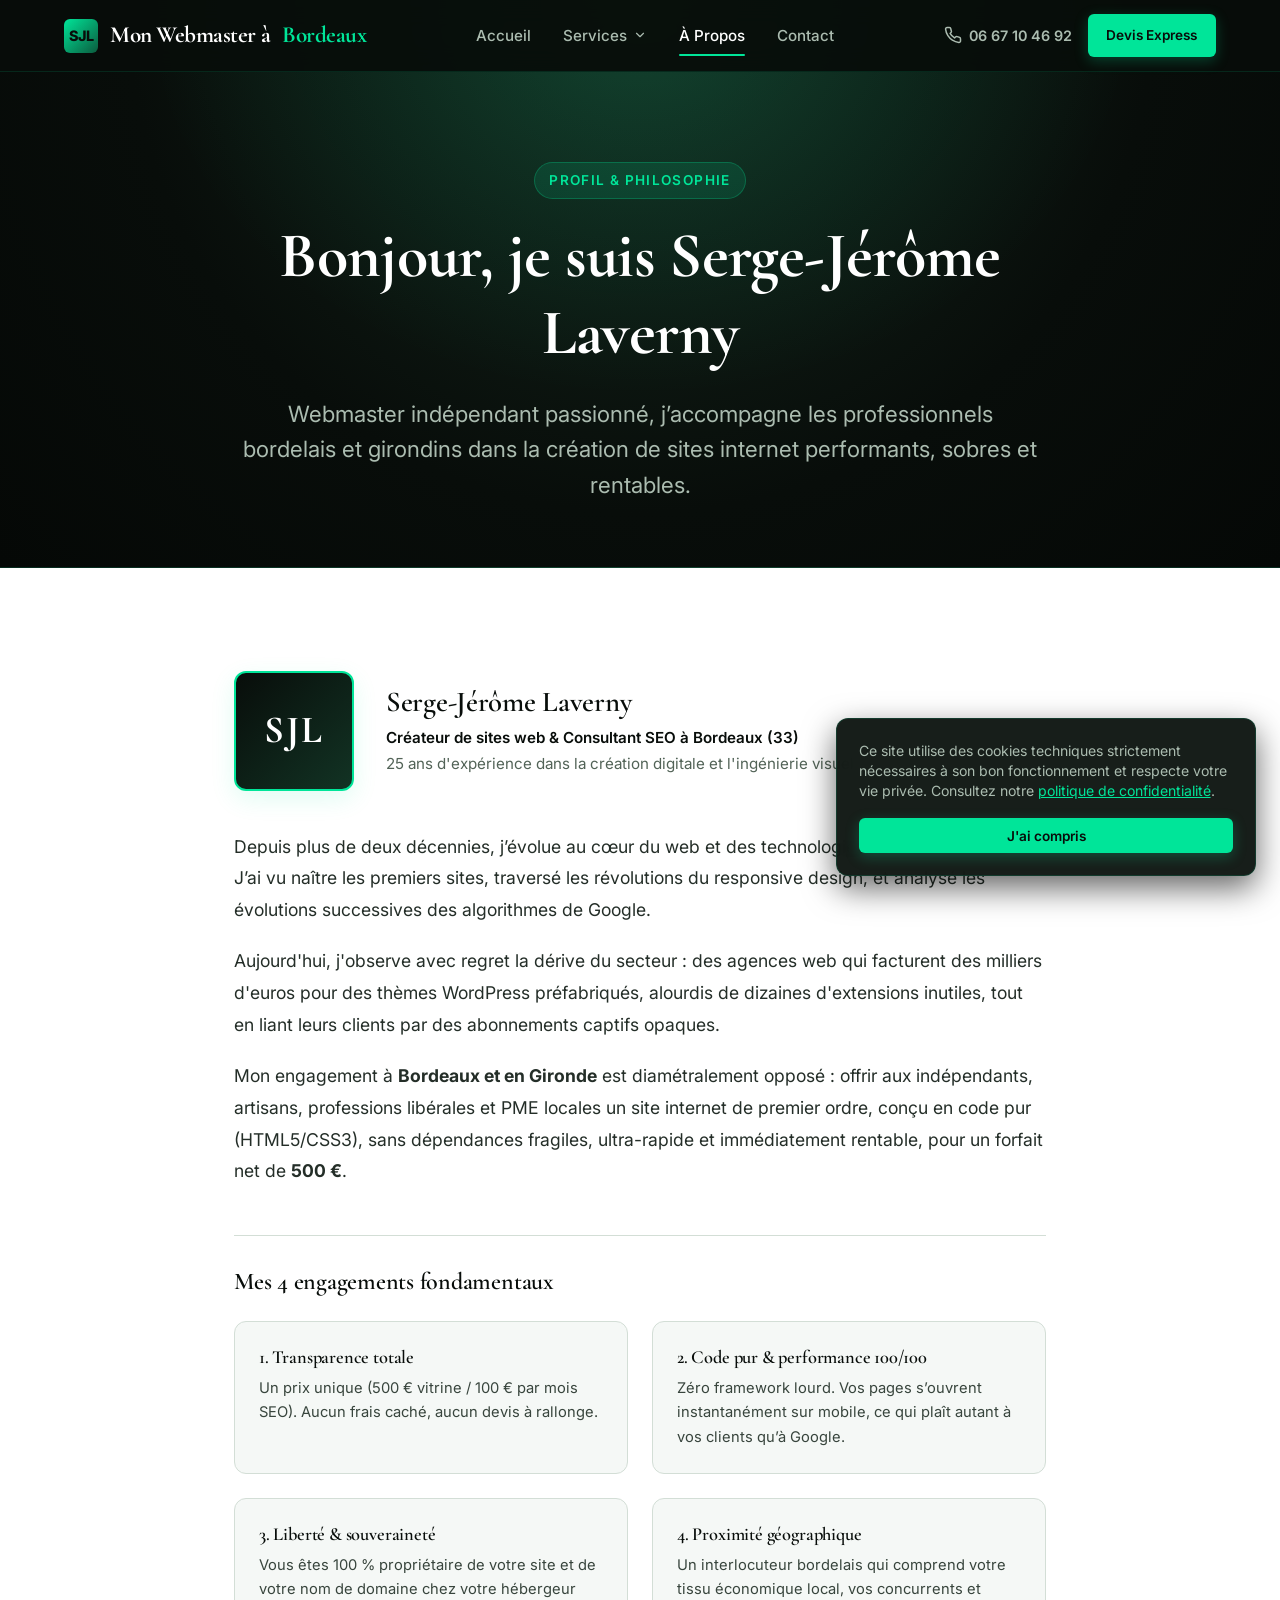
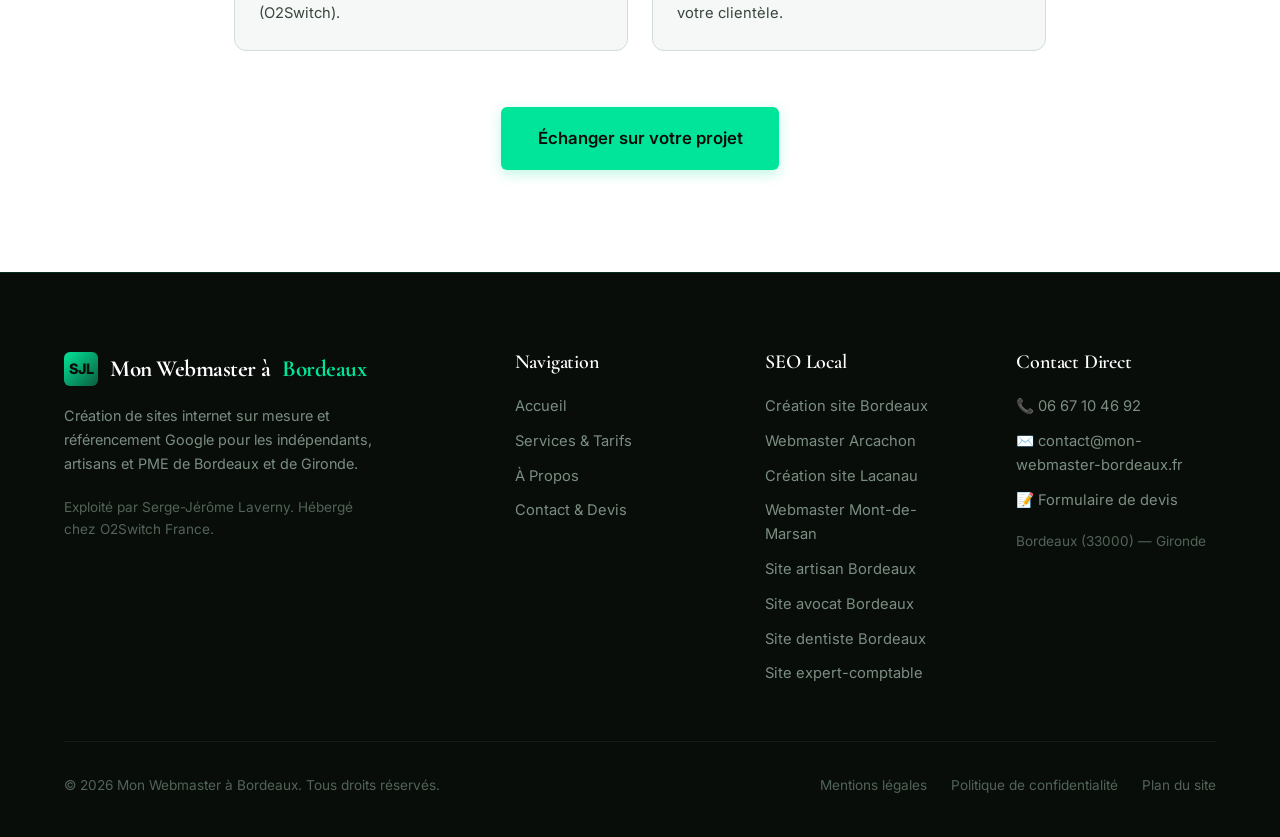
<file: a-propos.html>
<!DOCTYPE html>
<html lang="fr">
<head>
  <meta charset="UTF-8">
  <meta name="viewport" content="width=device-width, initial-scale=1.0">
  <title>À Propos | Serge-Jérôme Laverny, Webmaster Freelance à Bordeaux</title>
  <meta name="description" content="Découvrez le parcours de Serge-Jérôme Laverny, webmaster indépendant à Bordeaux avec 25 ans d'expérience en création de sites internet et communication digitale.">
  <meta name="robots" content="index, follow">
  <link rel="canonical" href="https://www.mon-webmaster-bordeaux.fr/a-propos.html">
  <link rel="icon" href="favicon.svg" type="image/svg+xml">
  <link rel="icon" href="favicon.ico" sizes="any">
  <link rel="apple-touch-icon" href="images/apple-touch-icon.png">

  <meta property="og:type" content="profile">
  <meta property="og:title" content="À Propos de Serge-Jérôme Laverny | Webmaster à Bordeaux">
  <meta property="og:description" content="25 ans d'expertise dans le digital au service des entreprises, commerçants et artisans de Bordeaux et de Gironde.">
  <meta property="og:url" content="https://www.mon-webmaster-bordeaux.fr/a-propos.html">

  <link rel="stylesheet" href="css/style.css?v=5">

  <!-- Schema.org JSON-LD -->
  <script type="application/ld+json">
  {
    "@context": "https://schema.org",
    "@type": "ProfilePage",
    "mainEntity": {
      "@type": "Person",
      "name": "Serge-Jérôme Laverny",
      "jobTitle": "Webmaster & Concepteur de sites web freelance",
      "telephone": "+33667104692",
      "email": "sergejeromelaverny@gmail.com",
      "url": "https://www.mon-webmaster-bordeaux.fr/a-propos.html",
      "address": {
        "@type": "PostalAddress",
        "addressLocality": "Bordeaux",
        "postalCode": "33000",
        "addressRegion": "Nouvelle-Aquitaine",
        "addressCountry": "FR"
      },
      "knowsAbout": [
        "Développement HTML5/CSS3 pur",
        "Référencement naturel local (SEO)",
        "Design ergonomique & identité visuelle",
        "Performance Web & Optimisation PageSpeed"
      ]
    }
  }
  </script>
</head>
<body>

  <!-- Navigation -->
  <header class="header-nav" role="banner">
    <div class="nav-container">
      <a href="index.html" class="nav-logo" aria-label="Mon Webmaster à Bordeaux - Accueil">
        <div class="nav-logo-icon">SJL</div>
        Mon Webmaster à <span>Bordeaux</span>
      </a>

      <nav class="nav-menu" role="navigation" aria-label="Menu principal">
        <a href="index.html" class="nav-link">Accueil</a>
        
        <div class="nav-dropdown">
          <button type="button" class="nav-dropdown-btn" aria-haspopup="true" aria-expanded="false">
            Services
            <svg viewBox="0 0 24 24" fill="none" stroke="currentColor" stroke-width="2" stroke-linecap="round" stroke-linejoin="round"><polyline points="6 9 12 15 18 9"></polyline></svg>
          </button>
          <div class="dropdown-content">
            <a href="services.html" class="dropdown-link">Tous les services</a>
            <div class="dropdown-divider"></div>
            <a href="creation-site-internet-bordeaux.html" class="dropdown-link">Création de site internet à Bordeaux</a>
            <a href="creation-site-internet-artisan.html" class="dropdown-link">Site internet pour artisan</a>
            <a href="creation-site-internet-avocat.html" class="dropdown-link">Site internet pour avocat</a>
            <a href="creation-site-internet-dentiste.html" class="dropdown-link">Site internet pour dentiste</a>
            <a href="creation-site-internet-expert-comptable.html" class="dropdown-link">Site internet pour expert-comptable</a>
          </div>
        </div>

        <a href="a-propos.html" class="nav-link active" aria-current="page">À Propos</a>
        <a href="contact.html" class="nav-link">Contact</a>
      </nav>

      <div class="nav-actions">
        <a href="tel:0667104692" class="nav-phone" aria-label="Téléphoner au 06 67 10 46 92">
          <svg width="18" height="18" viewBox="0 0 24 24" fill="none" stroke="currentColor" stroke-width="2" stroke-linecap="round" stroke-linejoin="round"><path d="M22 16.92v3a2 2 0 0 1-2.18 2 19.79 19.79 0 0 1-8.63-3.07 19.5 19.5 0 0 1-6-6 19.79 19.79 0 0 1-3.07-8.67A2 2 0 0 1 4.11 2h3a2 2 0 0 1 2 1.72 12.84 12.84 0 0 0 .7 2.81 2 2 0 0 1-.45 2.11L8.09 9.91a16 16 0 0 0 6 6l1.27-1.27a2 2 0 0 1 2.11-.45 12.84 12.84 0 0 0 2.81.7A2 2 0 0 1 22 16.92z"></path></svg>
          06 67 10 46 92
        </a>
        <a href="contact.html" class="btn btn-primary btn-sm">Devis Express</a>
        <button class="nav-toggle" id="nav-toggle" aria-label="Ouvrir le menu mobile" aria-expanded="false" aria-controls="mobile-menu">
          <svg viewBox="0 0 24 24" fill="none" stroke="currentColor" stroke-width="2" stroke-linecap="round" stroke-linejoin="round"><line x1="3" y1="12" x2="21" y2="12"></line><line x1="3" y1="6" x2="21" y2="6"></line><line x1="3" y1="18" x2="21" y2="18"></line></svg>
        </button>
      </div>
    </div>
  </header>

  <!-- Mobile Menu -->
  <div class="mobile-menu" id="mobile-menu" role="dialog" aria-modal="true" aria-label="Menu de navigation mobile">
    <div class="mobile-nav-list">
      <a href="index.html" class="mobile-nav-link">Accueil</a>
      <a href="services.html" class="mobile-nav-link">Services</a>
      <a href="creation-site-internet-bordeaux.html" class="mobile-nav-sublink">↳ Création site internet Bordeaux</a>
      <a href="creation-site-internet-artisan.html" class="mobile-nav-sublink">↳ Site artisan</a>
      <a href="creation-site-internet-avocat.html" class="mobile-nav-sublink">↳ Site avocat</a>
      <a href="creation-site-internet-dentiste.html" class="mobile-nav-sublink">↳ Site dentiste</a>
      <a href="creation-site-internet-expert-comptable.html" class="mobile-nav-sublink">↳ Site expert-comptable</a>
      <a href="a-propos.html" class="mobile-nav-link active">À Propos</a>
      <a href="contact.html" class="mobile-nav-link">Contact</a>
      <div style="margin-top: 1.5rem;">
        <a href="contact.html" class="btn btn-primary" style="width: 100%;">Lancer mon projet</a>
      </div>
    </div>
  </div>

  <main id="main-content">
    
    <!-- Hero À Propos -->
    <section class="hero" style="padding-bottom: 4rem;">
      <div class="container">
        <div class="hero-content">
          <div class="eyebrow">Profil & Philosophie</div>
          <h1>Bonjour, je suis Serge-Jérôme Laverny</h1>
          <p class="hero-lead">
            Webmaster indépendant passionné, j’accompagne les professionnels bordelais et girondins dans la création de sites internet performants, sobres et rentables.
          </p>
        </div>
      </div>
    </section>

    <!-- Contenu Biographie & Vision -->
    <section class="section section-white">
      <div class="container container-narrow">
        
        <!-- Bloc Identité SJL -->
        <div class="sjl-profile">
          <div class="sjl-box" aria-label="Monogramme SJL">SJL</div>
          <div class="sjl-meta">
            <h2 style="font-size: 1.8rem; margin-bottom: 0.35rem;">Serge-Jérôme Laverny</h2>
            <p style="font-weight: 600; color: var(--black);">Créateur de sites web & Consultant SEO à Bordeaux (33)</p>
            <p>25 ans d'expérience dans la création digitale et l'ingénierie visuelle.</p>
          </div>
        </div>

        <div style="font-size: 1.1rem; line-height: 1.8; color: var(--gray-700);">
          <p>
            Depuis plus de deux décennies, j’évolue au cœur du web et des technologies de communication. J’ai vu naître les premiers sites, traversé les révolutions du responsive design, et analysé les évolutions successives des algorithmes de Google.
          </p>

          <p>
            Aujourd'hui, j'observe avec regret la dérive du secteur : des agences web qui facturent des milliers d'euros pour des thèmes WordPress préfabriqués, alourdis de dizaines d'extensions inutiles, tout en liant leurs clients par des abonnements captifs opaques.
          </p>

          <p>
            Mon engagement à <strong>Bordeaux et en Gironde</strong> est diamétralement opposé : offrir aux indépendants, artisans, professions libérales et PME locales un site internet de premier ordre, conçu en code pur (HTML5/CSS3), sans dépendances fragiles, ultra-rapide et immédiatement rentable, pour un forfait net de <strong>500 €</strong>.
          </p>
        </div>

        <div style="margin-top: 3rem; padding-top: 2rem; border-top: 1px solid var(--gray-200);">
          <h3 style="font-size: 1.5rem; margin-bottom: 1.5rem;">Mes 4 engagements fondamentaux</h3>
          
          <div class="grid-2" style="gap: 1.5rem;">
            <div class="card card-light" style="padding: 1.5rem;">
              <h4 style="color: var(--black); font-size: 1.15rem;">1. Transparence totale</h4>
              <p style="font-size: 0.92rem; color: var(--gray-600); margin: 0;">Un prix unique (500 € vitrine / 100 € par mois SEO). Aucun frais caché, aucun devis à rallonge.</p>
            </div>

            <div class="card card-light" style="padding: 1.5rem;">
              <h4 style="color: var(--black); font-size: 1.15rem;">2. Code pur & performance 100/100</h4>
              <p style="font-size: 0.92rem; color: var(--gray-600); margin: 0;">Zéro framework lourd. Vos pages s’ouvrent instantanément sur mobile, ce qui plaît autant à vos clients qu’à Google.</p>
            </div>

            <div class="card card-light" style="padding: 1.5rem;">
              <h4 style="color: var(--black); font-size: 1.15rem;">3. Liberté & souveraineté</h4>
              <p style="font-size: 0.92rem; color: var(--gray-600); margin: 0;">Vous êtes 100 % propriétaire de votre site et de votre nom de domaine chez votre hébergeur (O2Switch).</p>
            </div>

            <div class="card card-light" style="padding: 1.5rem;">
              <h4 style="color: var(--black); font-size: 1.15rem;">4. Proximité géographique</h4>
              <p style="font-size: 0.92rem; color: var(--gray-600); margin: 0;">Un interlocuteur bordelais qui comprend votre tissu économique local, vos concurrents et votre clientèle.</p>
            </div>
          </div>
        </div>

        <div style="margin-top: 3.5rem; text-align: center;">
          <a href="contact.html" class="btn btn-primary btn-lg">Échanger sur votre projet</a>
        </div>

      </div>
    </section>

  </main>

  <!-- Footer 4 Colonnes -->
  <footer class="footer" role="contentinfo">
    <div class="container">
      <div class="footer-grid">
        <div class="footer-col footer-brand">
          <div class="nav-logo" style="margin-bottom: 0.75rem;">
            <div class="nav-logo-icon">SJL</div>
            Mon Webmaster à <span>Bordeaux</span>
          </div>
          <p>Création de sites internet sur mesure et référencement Google pour les indépendants, artisans et PME de Bordeaux et de Gironde.</p>
          <p style="margin-top: 0.5rem; font-size: 0.85rem; color: var(--gray-500);">
            Exploité par Serge-Jérôme Laverny. Hébergé chez O2Switch France.
          </p>
        </div>

        <div class="footer-col">
          <h4>Navigation</h4>
          <ul class="footer-links">
            <li><a href="index.html" class="footer-link">Accueil</a></li>
            <li><a href="services.html" class="footer-link">Services & Tarifs</a></li>
            <li><a href="a-propos.html" class="footer-link">À Propos</a></li>
            <li><a href="contact.html" class="footer-link">Contact & Devis</a></li>
          </ul>
        </div>

        <div class="footer-col">
          <h4>SEO Local</h4>
          <ul class="footer-links">
            <li><a href="creation-site-internet-bordeaux.html" class="footer-link">Création site Bordeaux</a></li>
            <li><a href="webmaster-arcachon.html" class="footer-link">Webmaster Arcachon</a></li>
            <li><a href="creation-site-internet-lacanau.html" class="footer-link">Création site Lacanau</a></li>
            <li><a href="webmaster-mont-de-marsan.html" class="footer-link">Webmaster Mont-de-Marsan</a></li>
            <li><a href="creation-site-internet-artisan.html" class="footer-link">Site artisan Bordeaux</a></li>
            <li><a href="creation-site-internet-avocat.html" class="footer-link">Site avocat Bordeaux</a></li>
            <li><a href="creation-site-internet-dentiste.html" class="footer-link">Site dentiste Bordeaux</a></li>
            <li><a href="creation-site-internet-expert-comptable.html" class="footer-link">Site expert-comptable</a></li>
          </ul>
        </div>

        <div class="footer-col">
          <h4>Contact Direct</h4>
          <ul class="footer-links">
            <li><a href="tel:0667104692" class="footer-link">📞 06 67 10 46 92</a></li>
            <li><a href="mailto:contact@mon-webmaster-bordeaux.fr" class="footer-link">✉️ contact@mon-webmaster-bordeaux.fr</a></li>
            <li><a href="contact.html" class="footer-link">📝 Formulaire de devis</a></li>
            <li style="color: var(--gray-500); font-size: 0.85rem; margin-top: 0.5rem;">Bordeaux (33000) — Gironde</li>
          </ul>
        </div>
      </div>

      <div class="footer-bottom">
        <div>© 2026 Mon Webmaster à Bordeaux. Tous droits réservés.</div>
        <div class="footer-bottom-links">
          <a href="mentions-legales.html">Mentions légales</a>
          <a href="politique-de-confidentialite.html">Politique de confidentialité</a>
          <a href="plan-du-site.html">Plan du site</a>
        </div>
      </div>
    </div>
  </footer>

  <!-- Bandeau RGPD -->
  <aside class="cookie-banner" id="cookie-banner" role="region" aria-label="Gestion des cookies et données personnelles">
    <p>
      Ce site utilise des cookies techniques strictement nécessaires à son bon fonctionnement et respecte votre vie privée. Consultez notre <a href="politique-de-confidentialite.html">politique de confidentialité</a>.
    </p>
    <button type="button" class="btn btn-primary btn-sm" id="cookie-accept" style="width: 100%;">J'ai compris</button>
  </aside>

  <script src="js/cookie-banner.js" defer></script>
</body>
</html>
</file>
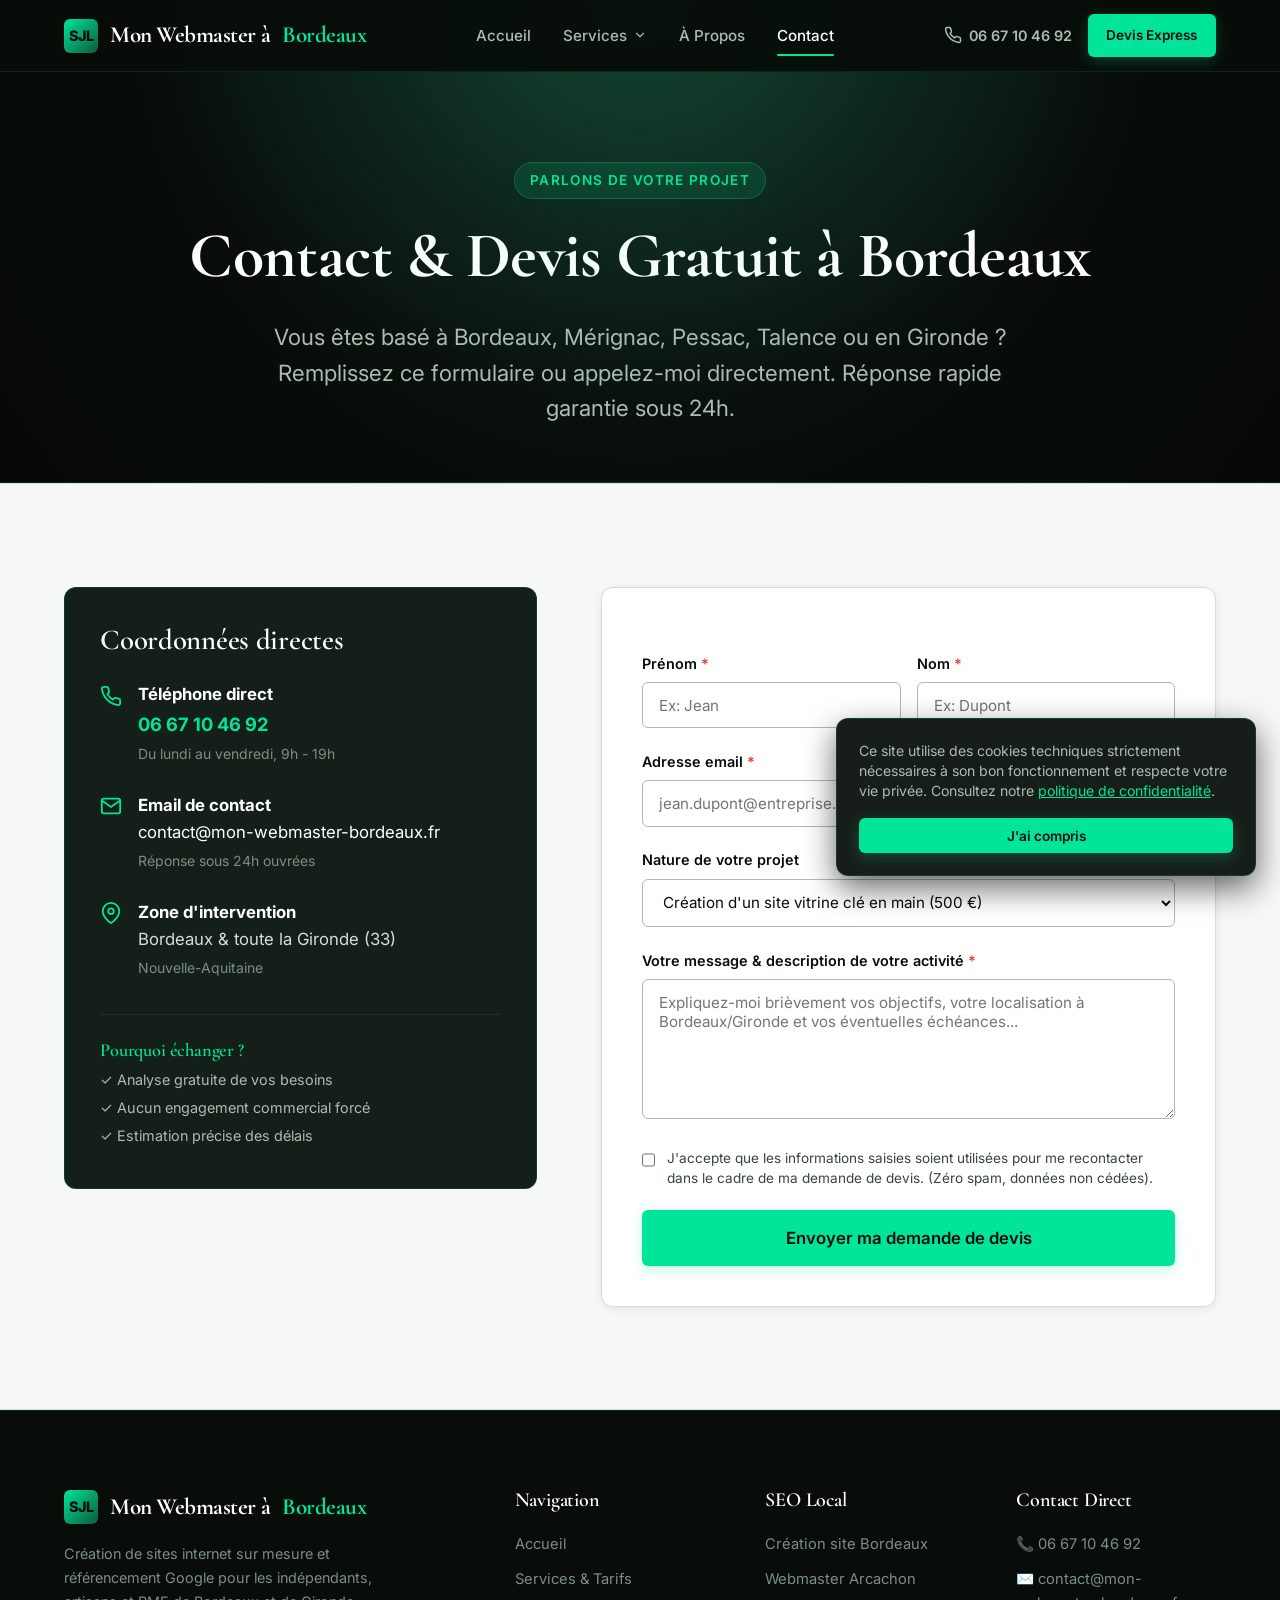
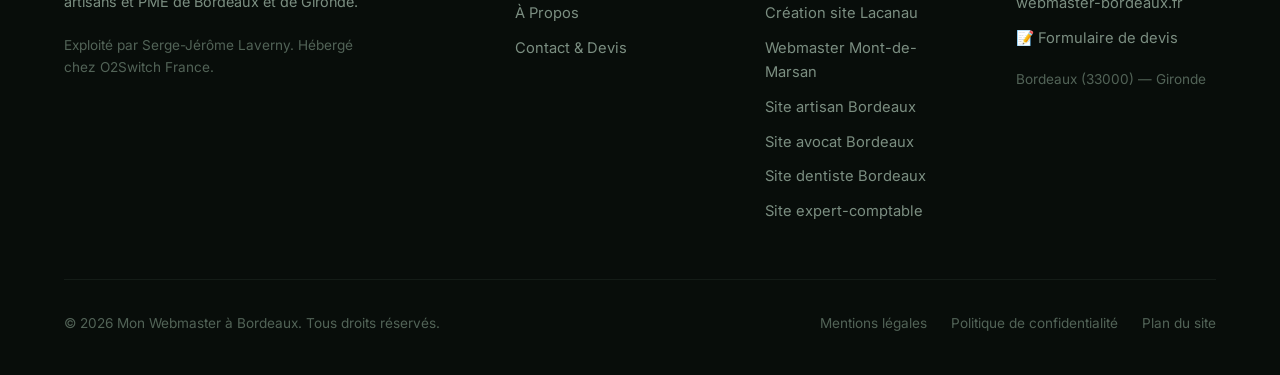
<file: contact.html>
<!DOCTYPE html>
<html lang="fr">
<head>
  <meta charset="UTF-8">
  <meta name="viewport" content="width=device-width, initial-scale=1.0">
  <title>Contact & Devis Webmaster à Bordeaux | Serge-Jérôme Laverny</title>
  <meta name="description" content="Contactez votre webmaster freelance à Bordeaux. Devis gratuit sous 24h pour la création de votre site vitrine ou votre référencement Google en Gironde.">
  <meta name="robots" content="index, follow">
  <link rel="canonical" href="https://www.mon-webmaster-bordeaux.fr/contact.html">
  <link rel="icon" href="favicon.svg" type="image/svg+xml">
  <link rel="icon" href="favicon.ico" sizes="any">
  <link rel="apple-touch-icon" href="images/apple-touch-icon.png">

  <meta property="og:type" content="website">
  <meta property="og:title" content="Contactez Mon Webmaster à Bordeaux | Serge-Jérôme Laverny">
  <meta property="og:description" content="Échangeons sur votre projet web à Bordeaux et en Gironde. Réponse garantie sous 24h ouvrées.">
  <meta property="og:url" content="https://www.mon-webmaster-bordeaux.fr/contact.html">

  <link rel="stylesheet" href="css/style.css?v=5">

  <!-- Schema.org JSON-LD -->
  <script type="application/ld+json">
  {
    "@context": "https://schema.org",
    "@type": "ContactPage",
    "mainEntity": {
      "@type": "LocalBusiness",
      "name": "Mon Webmaster à Bordeaux",
      "telephone": "+33667104692",
      "email": "contact@mon-webmaster-bordeaux.fr",
      "address": {
        "@type": "PostalAddress",
        "addressLocality": "Bordeaux",
        "postalCode": "33000",
        "addressRegion": "Nouvelle-Aquitaine",
        "addressCountry": "FR"
      }
    }
  }
  </script>
</head>
<body>

  <!-- Navigation -->
  <header class="header-nav" role="banner">
    <div class="nav-container">
      <a href="index.html" class="nav-logo" aria-label="Mon Webmaster à Bordeaux - Accueil">
        <div class="nav-logo-icon">SJL</div>
        Mon Webmaster à <span>Bordeaux</span>
      </a>

      <nav class="nav-menu" role="navigation" aria-label="Menu principal">
        <a href="index.html" class="nav-link">Accueil</a>
        
        <div class="nav-dropdown">
          <button type="button" class="nav-dropdown-btn" aria-haspopup="true" aria-expanded="false">
            Services
            <svg viewBox="0 0 24 24" fill="none" stroke="currentColor" stroke-width="2" stroke-linecap="round" stroke-linejoin="round"><polyline points="6 9 12 15 18 9"></polyline></svg>
          </button>
          <div class="dropdown-content">
            <a href="services.html" class="dropdown-link">Tous les services</a>
            <div class="dropdown-divider"></div>
            <a href="creation-site-internet-bordeaux.html" class="dropdown-link">Création de site internet à Bordeaux</a>
            <a href="creation-site-internet-artisan.html" class="dropdown-link">Site internet pour artisan</a>
            <a href="creation-site-internet-avocat.html" class="dropdown-link">Site internet pour avocat</a>
            <a href="creation-site-internet-dentiste.html" class="dropdown-link">Site internet pour dentiste</a>
            <a href="creation-site-internet-expert-comptable.html" class="dropdown-link">Site internet pour expert-comptable</a>
          </div>
        </div>

        <a href="a-propos.html" class="nav-link">À Propos</a>
        <a href="contact.html" class="nav-link active" aria-current="page">Contact</a>
      </nav>

      <div class="nav-actions">
        <a href="tel:0667104692" class="nav-phone" aria-label="Téléphoner au 06 67 10 46 92">
          <svg width="18" height="18" viewBox="0 0 24 24" fill="none" stroke="currentColor" stroke-width="2" stroke-linecap="round" stroke-linejoin="round"><path d="M22 16.92v3a2 2 0 0 1-2.18 2 19.79 19.79 0 0 1-8.63-3.07 19.5 19.5 0 0 1-6-6 19.79 19.79 0 0 1-3.07-8.67A2 2 0 0 1 4.11 2h3a2 2 0 0 1 2 1.72 12.84 12.84 0 0 0 .7 2.81 2 2 0 0 1-.45 2.11L8.09 9.91a16 16 0 0 0 6 6l1.27-1.27a2 2 0 0 1 2.11-.45 12.84 12.84 0 0 0 2.81.7A2 2 0 0 1 22 16.92z"></path></svg>
          06 67 10 46 92
        </a>
        <a href="contact.html" class="btn btn-primary btn-sm">Devis Express</a>
        <button class="nav-toggle" id="nav-toggle" aria-label="Ouvrir le menu mobile" aria-expanded="false" aria-controls="mobile-menu">
          <svg viewBox="0 0 24 24" fill="none" stroke="currentColor" stroke-width="2" stroke-linecap="round" stroke-linejoin="round"><line x1="3" y1="12" x2="21" y2="12"></line><line x1="3" y1="6" x2="21" y2="6"></line><line x1="3" y1="18" x2="21" y2="18"></line></svg>
        </button>
      </div>
    </div>
  </header>

  <!-- Mobile Menu -->
  <div class="mobile-menu" id="mobile-menu" role="dialog" aria-modal="true" aria-label="Menu de navigation mobile">
    <div class="mobile-nav-list">
      <a href="index.html" class="mobile-nav-link">Accueil</a>
      <a href="services.html" class="mobile-nav-link">Services</a>
      <a href="creation-site-internet-bordeaux.html" class="mobile-nav-sublink">↳ Création site internet Bordeaux</a>
      <a href="creation-site-internet-artisan.html" class="mobile-nav-sublink">↳ Site artisan</a>
      <a href="creation-site-internet-avocat.html" class="mobile-nav-sublink">↳ Site avocat</a>
      <a href="creation-site-internet-dentiste.html" class="mobile-nav-sublink">↳ Site dentiste</a>
      <a href="creation-site-internet-expert-comptable.html" class="mobile-nav-sublink">↳ Site expert-comptable</a>
      <a href="a-propos.html" class="mobile-nav-link">À Propos</a>
      <a href="contact.html" class="mobile-nav-link active">Contact</a>
      <div style="margin-top: 1.5rem;">
        <a href="contact.html" class="btn btn-primary" style="width: 100%;">Lancer mon projet</a>
      </div>
    </div>
  </div>

  <main id="main-content">
    
    <section class="hero" style="padding-bottom: 3.5rem;">
      <div class="container text-center">
        <div class="eyebrow">Parlons de votre projet</div>
        <h1>Contact & Devis Gratuit à Bordeaux</h1>
        <p class="hero-lead">
          Vous êtes basé à Bordeaux, Mérignac, Pessac, Talence ou en Gironde ? Remplissez ce formulaire ou appelez-moi directement. Réponse rapide garantie sous 24h.
        </p>
      </div>
    </section>

    <section class="section section-light">
      <div class="container">
        
        <div class="contact-layout">
          
          <!-- Infos Directes -->
          <div class="contact-info-card">
            <h2 style="font-size: 1.8rem; margin-bottom: 1.5rem; color: var(--white);">Coordonnées directes</h2>
            
            <div class="contact-item">
              <svg viewBox="0 0 24 24" fill="none" stroke="currentColor" stroke-width="2"><path d="M22 16.92v3a2 2 0 0 1-2.18 2 19.79 19.79 0 0 1-8.63-3.07 19.5 19.5 0 0 1-6-6 19.79 19.79 0 0 1-3.07-8.67A2 2 0 0 1 4.11 2h3a2 2 0 0 1 2 1.72 12.84 12.84 0 0 0 .7 2.81 2 2 0 0 1-.45 2.11L8.09 9.91a16 16 0 0 0 6 6l1.27-1.27a2 2 0 0 1 2.11-.45 12.84 12.84 0 0 0 2.81.7A2 2 0 0 1 22 16.92z"></path></svg>
              <div>
                <strong>Téléphone direct</strong>
                <p style="margin: 0;"><a href="tel:0667104692" style="color: var(--accent); font-weight: 700; font-size: 1.15rem;">06 67 10 46 92</a></p>
                <small style="color: var(--gray-400);">Du lundi au vendredi, 9h - 19h</small>
              </div>
            </div>

            <div class="contact-item">
              <svg viewBox="0 0 24 24" fill="none" stroke="currentColor" stroke-width="2"><path d="M4 4h16c1.1 0 2 .9 2 2v12c0 1.1-.9 2-2 2H4c-1.1 0-2-.9-2-2V6c0-1.1.9-2 2-2z"></path><polyline points="22,6 12,13 2,6"></polyline></svg>
              <div>
                <strong>Email de contact</strong>
                <p style="margin: 0;"><a href="mailto:contact@mon-webmaster-bordeaux.fr">contact@mon-webmaster-bordeaux.fr</a></p>
                <small style="color: var(--gray-400);">Réponse sous 24h ouvrées</small>
              </div>
            </div>

            <div class="contact-item">
              <svg viewBox="0 0 24 24" fill="none" stroke="currentColor" stroke-width="2"><path d="M21 10c0 7-9 13-9 13s-9-6-9-13a9 9 0 0 1 18 0z"></path><circle cx="12" cy="10" r="3"></circle></svg>
              <div>
                <strong>Zone d'intervention</strong>
                <p style="margin: 0; color: var(--gray-200);">Bordeaux & toute la Gironde (33)</p>
                <small style="color: var(--gray-400);">Nouvelle-Aquitaine</small>
              </div>
            </div>

            <div style="margin-top: 2rem; padding-top: 1.5rem; border-top: 1px solid var(--gray-700);">
              <h3 style="font-size: 1.15rem; color: var(--accent); margin-bottom: 0.5rem;">Pourquoi échanger ?</h3>
              <ul style="font-size: 0.9rem; color: var(--gray-300); line-height: 1.5;">
                <li style="margin-bottom: 0.4rem;">✓ Analyse gratuite de vos besoins</li>
                <li style="margin-bottom: 0.4rem;">✓ Aucun engagement commercial forcé</li>
                <li style="margin-bottom: 0.4rem;">✓ Estimation précise des délais</li>
              </ul>
            </div>
          </div>

          <!-- Formulaire Natif -->
          <div class="form-wrapper">
            
            <!-- Message de confirmation / retour dynamique -->
            <div id="form-feedback" style="margin-bottom: 1.5rem;"></div>
            <script>
            (function() {
              var p = new URLSearchParams(window.location.search);
              var el = document.getElementById('form-feedback');
              if (!el) return;
              if (p.get('merci') === '1') {
                el.innerHTML = '<div class="alert alert-success"><strong>Message envoyé avec succès !</strong> Merci, je prends connaissance de votre demande et reviens vers vous sous 24 heures.</div>';
              } else if (p.get('erreur') === '1') {
                el.innerHTML = '<div class="alert alert-error"><strong>Une erreur est survenue lors de l\'envoi.</strong> Veuillez vérifier les champs obligatoires ou m\'écrire directement à <a href="mailto:contact@mon-webmaster-bordeaux.fr">contact@mon-webmaster-bordeaux.fr</a>.</div>';
              }
            })();
            </script>

            <form action="traitement-formulaire.php" method="POST" id="contact-form">
              
              <div class="grid-2" style="gap: 1rem;">
                <div class="form-group">
                  <label for="prenom" class="form-label">Prénom <span class="required">*</span></label>
                  <input type="text" id="prenom" name="prenom" class="form-input" required placeholder="Ex: Jean">
                </div>
                
                <div class="form-group">
                  <label for="nom" class="form-label">Nom <span class="required">*</span></label>
                  <input type="text" id="nom" name="nom" class="form-input" required placeholder="Ex: Dupont">
                </div>
              </div>

              <div class="grid-2" style="gap: 1rem;">
                <div class="form-group">
                  <label for="email" class="form-label">Adresse email <span class="required">*</span></label>
                  <input type="email" id="email" name="email" class="form-input" required placeholder="jean.dupont@entreprise.fr">
                </div>

                <div class="form-group">
                  <label for="telephone" class="form-label">Téléphone (facultatif)</label>
                  <input type="tel" id="telephone" name="telephone" class="form-input" placeholder="06 00 00 00 00">
                </div>
              </div>

              <div class="form-group">
                <label for="projet" class="form-label">Nature de votre projet</label>
                <select id="projet" name="projet" class="form-select">
                  <option value="Site vitrine 500€">Création d'un site vitrine clé en main (500 €)</option>
                  <option value="Référencement 100€/mois">Référencement naturel & SEO local (100 €/mois)</option>
                  <option value="Site + SEO">Site vitrine + Référencement mensuel</option>
                  <option value="Refonte / Autre">Refonte de site existant / Autre demande</option>
                </select>
              </div>

              <div class="form-group">
                <label for="message" class="form-label">Votre message & description de votre activité <span class="required">*</span></label>
                <textarea id="message" name="message" class="form-textarea" required placeholder="Expliquez-moi brièvement vos objectifs, votre localisation à Bordeaux/Gironde et vos éventuelles échéances..."></textarea>
              </div>

              <div class="form-group">
                <label class="form-checkbox-label">
                  <input type="checkbox" name="rgpd" value="Oui" required>
                  <span>J'accepte que les informations saisies soient utilisées pour me recontacter dans le cadre de ma demande de devis. (Zéro spam, données non cédées).</span>
                </label>
              </div>

              <button type="submit" class="btn btn-primary btn-lg" style="width: 100%;">
                Envoyer ma demande de devis
              </button>

            </form>

          </div>

        </div>

      </div>
    </section>

  </main>

  <!-- Footer 4 Colonnes -->
  <footer class="footer" role="contentinfo">
    <div class="container">
      <div class="footer-grid">
        <div class="footer-col footer-brand">
          <div class="nav-logo" style="margin-bottom: 0.75rem;">
            <div class="nav-logo-icon">SJL</div>
            Mon Webmaster à <span>Bordeaux</span>
          </div>
          <p>Création de sites internet sur mesure et référencement Google pour les indépendants, artisans et PME de Bordeaux et de Gironde.</p>
          <p style="margin-top: 0.5rem; font-size: 0.85rem; color: var(--gray-500);">
            Exploité par Serge-Jérôme Laverny. Hébergé chez O2Switch France.
          </p>
        </div>

        <div class="footer-col">
          <h4>Navigation</h4>
          <ul class="footer-links">
            <li><a href="index.html" class="footer-link">Accueil</a></li>
            <li><a href="services.html" class="footer-link">Services & Tarifs</a></li>
            <li><a href="a-propos.html" class="footer-link">À Propos</a></li>
            <li><a href="contact.html" class="footer-link">Contact & Devis</a></li>
          </ul>
        </div>

        <div class="footer-col">
          <h4>SEO Local</h4>
          <ul class="footer-links">
            <li><a href="creation-site-internet-bordeaux.html" class="footer-link">Création site Bordeaux</a></li>
            <li><a href="webmaster-arcachon.html" class="footer-link">Webmaster Arcachon</a></li>
            <li><a href="creation-site-internet-lacanau.html" class="footer-link">Création site Lacanau</a></li>
            <li><a href="webmaster-mont-de-marsan.html" class="footer-link">Webmaster Mont-de-Marsan</a></li>
            <li><a href="creation-site-internet-artisan.html" class="footer-link">Site artisan Bordeaux</a></li>
            <li><a href="creation-site-internet-avocat.html" class="footer-link">Site avocat Bordeaux</a></li>
            <li><a href="creation-site-internet-dentiste.html" class="footer-link">Site dentiste Bordeaux</a></li>
            <li><a href="creation-site-internet-expert-comptable.html" class="footer-link">Site expert-comptable</a></li>
          </ul>
        </div>

        <div class="footer-col">
          <h4>Contact Direct</h4>
          <ul class="footer-links">
            <li><a href="tel:0667104692" class="footer-link">📞 06 67 10 46 92</a></li>
            <li><a href="mailto:contact@mon-webmaster-bordeaux.fr" class="footer-link">✉️ contact@mon-webmaster-bordeaux.fr</a></li>
            <li><a href="contact.html" class="footer-link">📝 Formulaire de devis</a></li>
            <li style="color: var(--gray-500); font-size: 0.85rem; margin-top: 0.5rem;">Bordeaux (33000) — Gironde</li>
          </ul>
        </div>
      </div>

      <div class="footer-bottom">
        <div>© 2026 Mon Webmaster à Bordeaux. Tous droits réservés.</div>
        <div class="footer-bottom-links">
          <a href="mentions-legales.html">Mentions légales</a>
          <a href="politique-de-confidentialite.html">Politique de confidentialité</a>
          <a href="plan-du-site.html">Plan du site</a>
        </div>
      </div>
    </div>
  </footer>

  <!-- Bandeau RGPD -->
  <aside class="cookie-banner" id="cookie-banner" role="region" aria-label="Gestion des cookies et données personnelles">
    <p>
      Ce site utilise des cookies techniques strictement nécessaires à son bon fonctionnement et respecte votre vie privée. Consultez notre <a href="politique-de-confidentialite.html">politique de confidentialité</a>.
    </p>
    <button type="button" class="btn btn-primary btn-sm" id="cookie-accept" style="width: 100%;">J'ai compris</button>
  </aside>

  <script src="js/cookie-banner.js" defer></script>
</body>
</html>
</file>
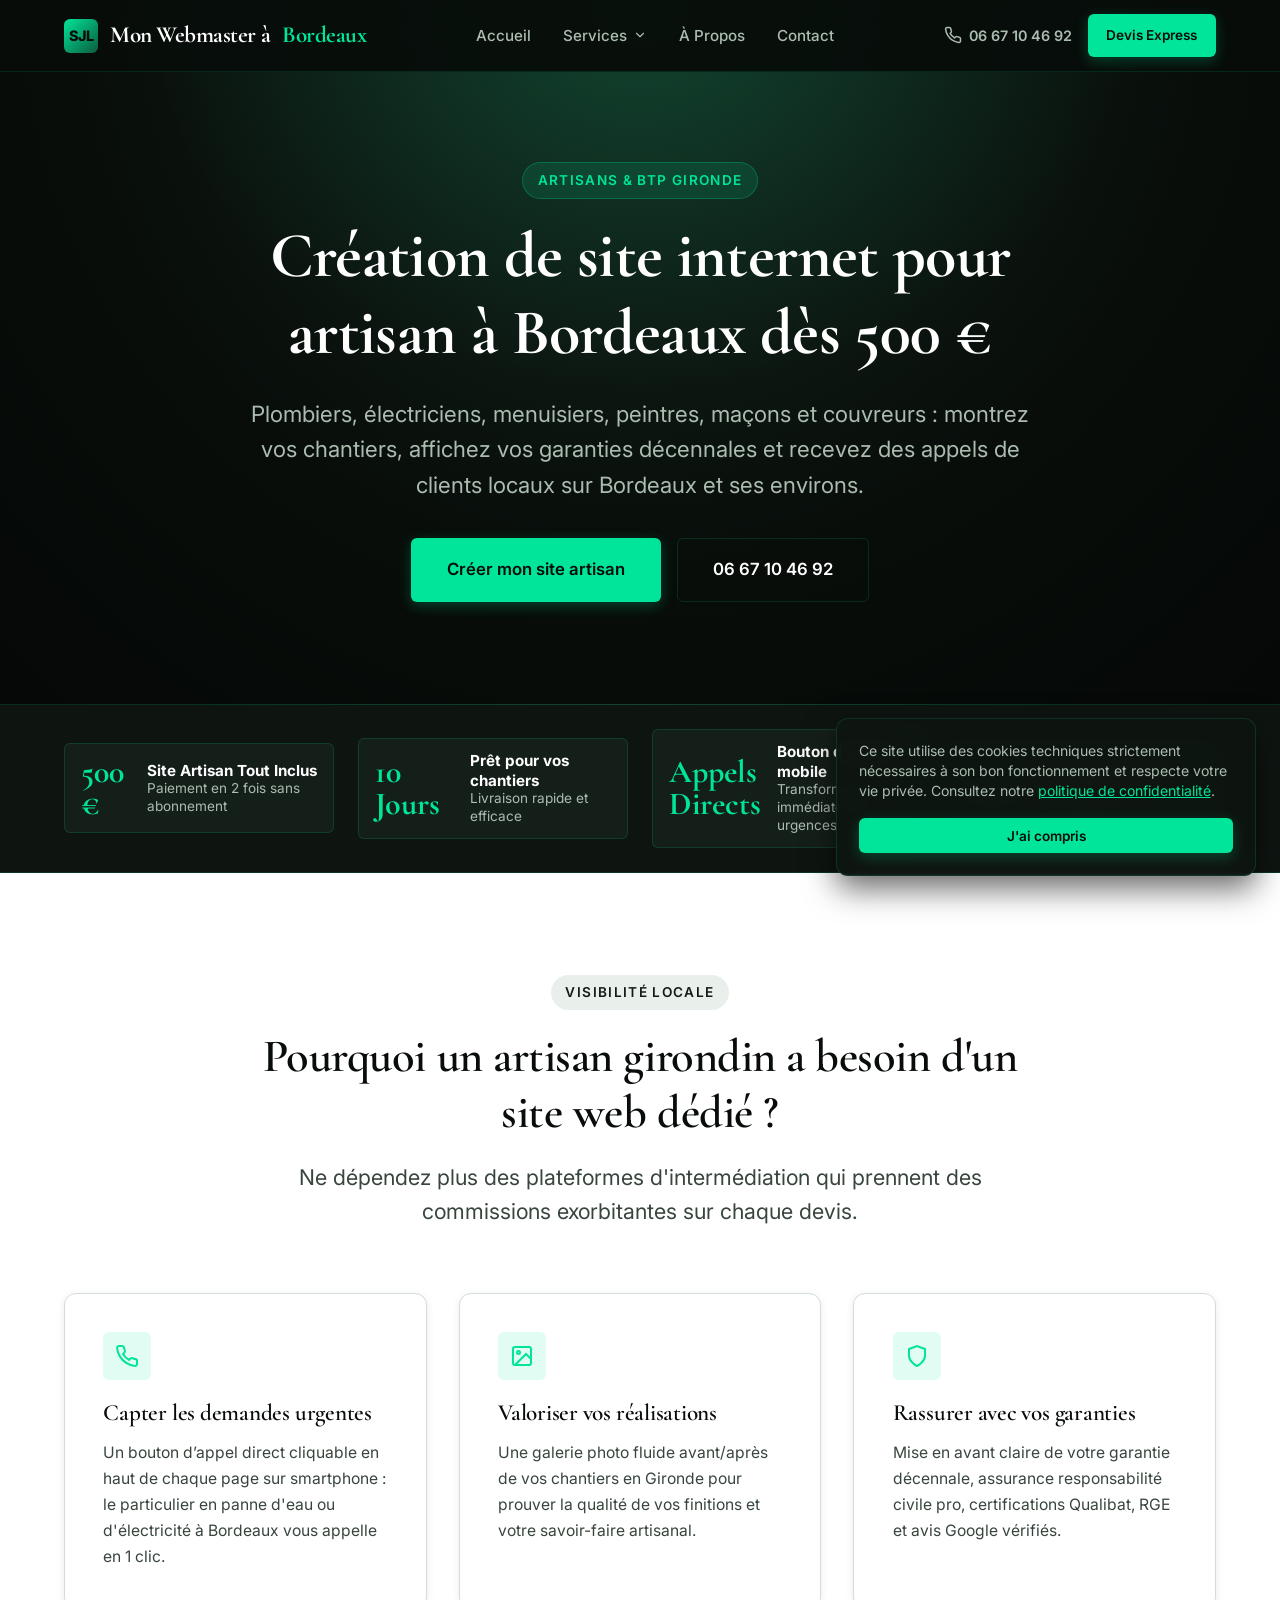
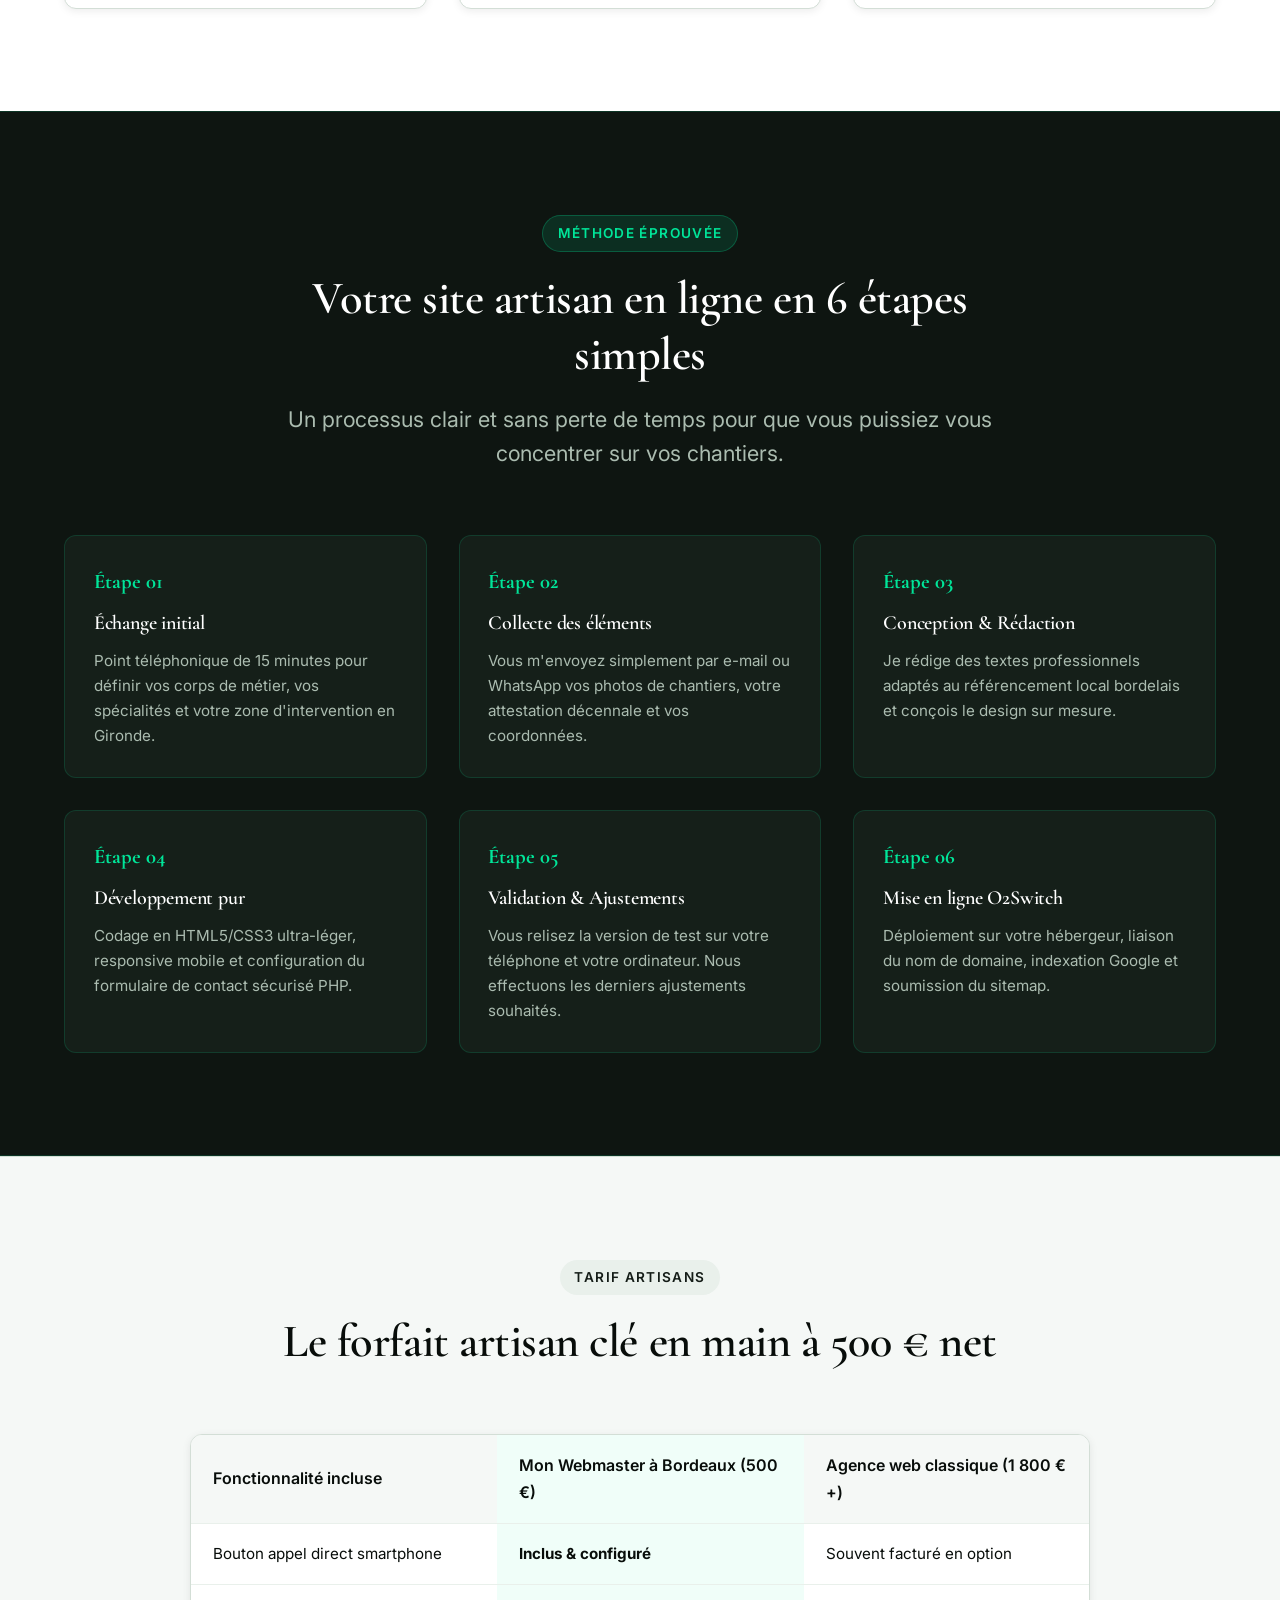
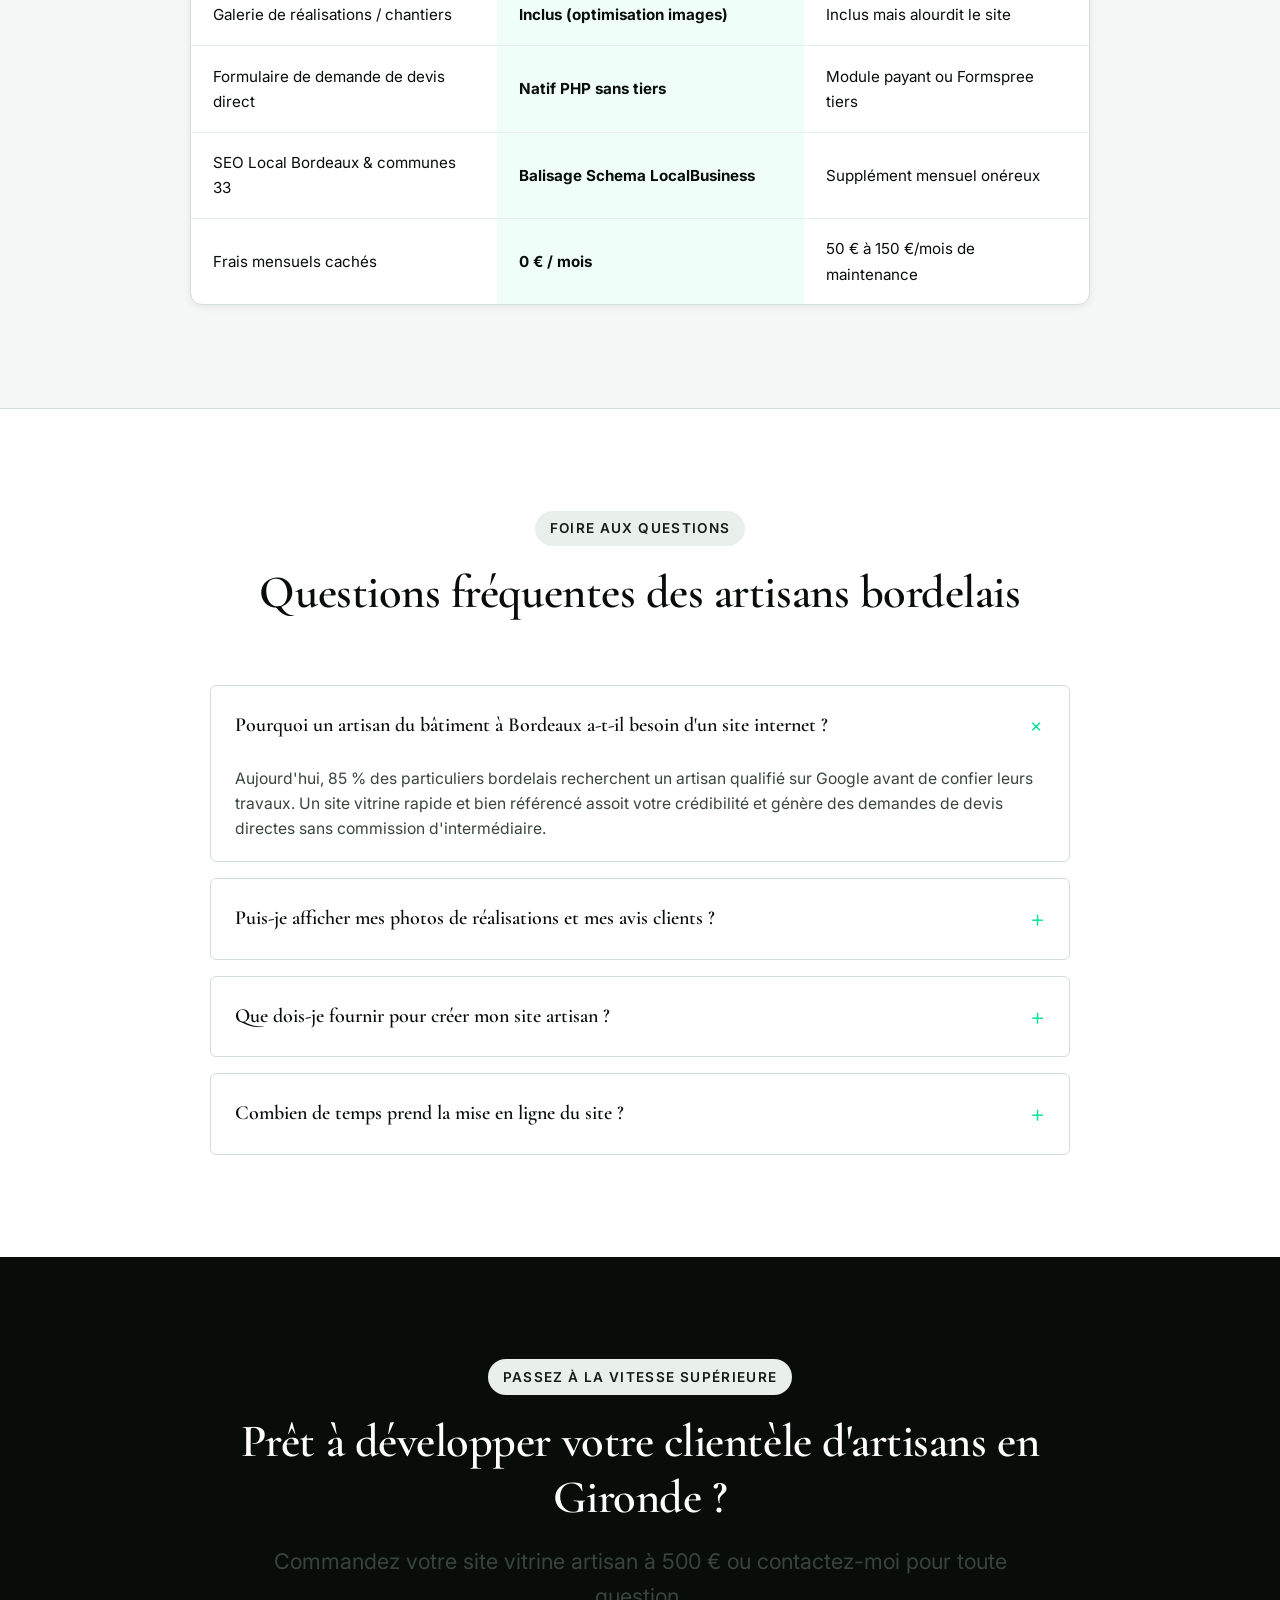
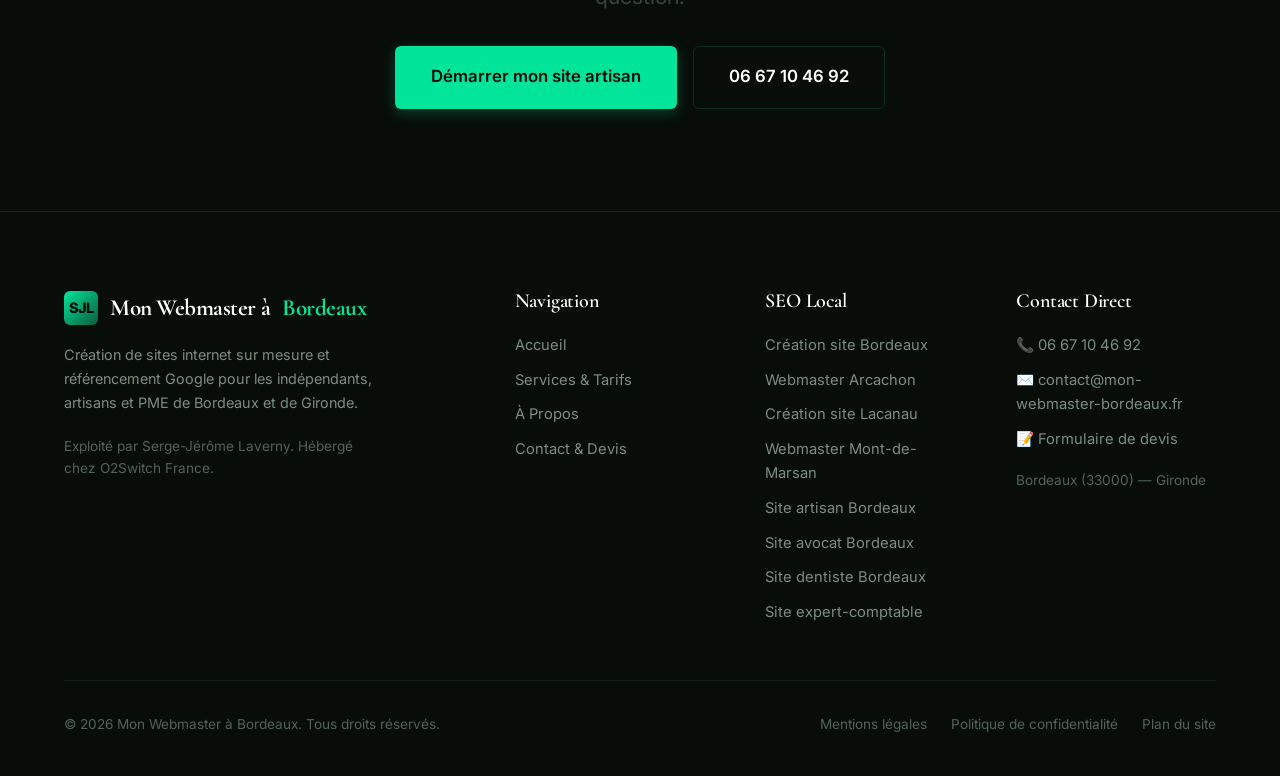
<file: creation-site-internet-artisan.html>
<!DOCTYPE html>
<html lang="fr">
<head>
  <meta charset="UTF-8">
  <meta name="viewport" content="width=device-width, initial-scale=1.0">
  <title>Création de Site Internet pour Artisan à Bordeaux & Gironde | 500 €</title>
  <meta name="description" content="Site internet professionnel pour artisan et professionnel du BTP à Bordeaux (33). Présentez vos chantiers, vos devis et gagnez des clients locaux en Gironde pour 500 €.">
  <meta name="robots" content="index, follow">
  <link rel="canonical" href="https://www.mon-webmaster-bordeaux.fr/creation-site-internet-artisan.html">
  <link rel="icon" href="favicon.svg" type="image/svg+xml">
  <link rel="icon" href="favicon.ico" sizes="any">
  <link rel="apple-touch-icon" href="images/apple-touch-icon.png">

  <meta property="og:type" content="website">
  <meta property="og:title" content="Création Site Internet Artisan à Bordeaux | 500 € Tout Inclus">
  <meta property="og:description" content="Site vitrine sur mesure pour électriciens, plombiers, menuisiers et artisans du bâtiment en Gironde. Rapide, élégant et optimisé SEO.">
  <meta property="og:url" content="https://www.mon-webmaster-bordeaux.fr/creation-site-internet-artisan.html">

  <link rel="stylesheet" href="css/style.css?v=5">

  <!-- Schema.org JSON-LD -->
  <script type="application/ld+json">
  {
    "@context": "https://schema.org",
    "@graph": [
      {
        "@type": "Service",
        "name": "Création de site internet pour artisan du bâtiment à Bordeaux",
        "provider": {
          "@type": "LocalBusiness",
          "name": "Mon Webmaster à Bordeaux",
          "telephone": "+33667104692",
          "email": "contact@mon-webmaster-bordeaux.fr"
        },
        "areaServed": "Gironde",
        "description": "Création de site vitrine responsive et optimisé pour le référencement local des artisans du BTP à Bordeaux."
      },
      {
        "@type": "FAQPage",
        "mainEntity": [
          {
            "@type": "Question",
            "name": "Pourquoi un artisan du bâtiment à Bordeaux a-t-il besoin d'un site internet ?",
            "acceptedAnswer": {
              "@type": "Answer",
              "text": "Aujourd'hui, 85 % des particuliers bordelais recherchent un artisan qualifié sur Google avant de confier leurs travaux. Un site vitrine rapide et bien référencé assoit votre crédibilité et génère des demandes de devis directes sans commission d'intermédiaire."
            }
          },
          {
            "@type": "Question",
            "name": "Puis-je afficher mes photos de réalisations et mes avis clients ?",
            "acceptedAnswer": {
              "@type": "Answer",
              "text": "Oui, une galerie optimisée de vos chantiers récents et l'intégration de vos avis Google vérifiés sont incluses dans le forfait pour rassurer vos futurs clients."
            }
          },
          {
            "@type": "Question",
            "name": "Que dois-je fournir pour créer mon site artisan ?",
            "acceptedAnswer": {
              "@type": "Answer",
              "text": "Votre logo (si vous en avez un), quelques photos de vos réalisations, votre zone d'intervention en Gironde et une description de vos prestations phares. Je m'occupe de la rédaction et de la mise en page technique."
            }
          },
          {
            "@type": "Question",
            "name": "Combien de temps prend la mise en ligne du site ?",
            "acceptedAnswer": {
              "@type": "Answer",
              "text": "Le site complet est mis en ligne et testé en 10 jours ouvrés."
            }
          }
        ]
      }
    ]
  }
  </script>
</head>
<body>

  <!-- Navigation -->
  <header class="header-nav" role="banner">
    <div class="nav-container">
      <a href="index.html" class="nav-logo" aria-label="Mon Webmaster à Bordeaux - Accueil">
        <div class="nav-logo-icon">SJL</div>
        Mon Webmaster à <span>Bordeaux</span>
      </a>

      <nav class="nav-menu" role="navigation" aria-label="Menu principal">
        <a href="index.html" class="nav-link">Accueil</a>
        
        <div class="nav-dropdown">
          <button type="button" class="nav-dropdown-btn active" aria-haspopup="true" aria-expanded="false">
            Services
            <svg viewBox="0 0 24 24" fill="none" stroke="currentColor" stroke-width="2" stroke-linecap="round" stroke-linejoin="round"><polyline points="6 9 12 15 18 9"></polyline></svg>
          </button>
          <div class="dropdown-content">
            <a href="services.html" class="dropdown-link">Tous les services</a>
            <div class="dropdown-divider"></div>
            <a href="creation-site-internet-bordeaux.html" class="dropdown-link">Création de site internet à Bordeaux</a>
            <a href="creation-site-internet-artisan.html" class="dropdown-link active">Site internet pour artisan</a>
            <a href="creation-site-internet-avocat.html" class="dropdown-link">Site internet pour avocat</a>
            <a href="creation-site-internet-dentiste.html" class="dropdown-link">Site internet pour dentiste</a>
            <a href="creation-site-internet-expert-comptable.html" class="dropdown-link">Site internet pour expert-comptable</a>
          </div>
        </div>

        <a href="a-propos.html" class="nav-link">À Propos</a>
        <a href="contact.html" class="nav-link">Contact</a>
      </nav>

      <div class="nav-actions">
        <a href="tel:0667104692" class="nav-phone" aria-label="Téléphoner au 06 67 10 46 92">
          <svg width="18" height="18" viewBox="0 0 24 24" fill="none" stroke="currentColor" stroke-width="2" stroke-linecap="round" stroke-linejoin="round"><path d="M22 16.92v3a2 2 0 0 1-2.18 2 19.79 19.79 0 0 1-8.63-3.07 19.5 19.5 0 0 1-6-6 19.79 19.79 0 0 1-3.07-8.67A2 2 0 0 1 4.11 2h3a2 2 0 0 1 2 1.72 12.84 12.84 0 0 0 .7 2.81 2 2 0 0 1-.45 2.11L8.09 9.91a16 16 0 0 0 6 6l1.27-1.27a2 2 0 0 1 2.11-.45 12.84 12.84 0 0 0 2.81.7A2 2 0 0 1 22 16.92z"></path></svg>
          06 67 10 46 92
        </a>
        <a href="contact.html" class="btn btn-primary btn-sm">Devis Express</a>
        <button class="nav-toggle" id="nav-toggle" aria-label="Ouvrir le menu mobile" aria-expanded="false" aria-controls="mobile-menu">
          <svg viewBox="0 0 24 24" fill="none" stroke="currentColor" stroke-width="2" stroke-linecap="round" stroke-linejoin="round"><line x1="3" y1="12" x2="21" y2="12"></line><line x1="3" y1="6" x2="21" y2="6"></line><line x1="3" y1="18" x2="21" y2="18"></line></svg>
        </button>
      </div>
    </div>
  </header>

  <!-- Mobile Menu -->
  <div class="mobile-menu" id="mobile-menu" role="dialog" aria-modal="true" aria-label="Menu de navigation mobile">
    <div class="mobile-nav-list">
      <a href="index.html" class="mobile-nav-link">Accueil</a>
      <a href="services.html" class="mobile-nav-link">Services</a>
      <a href="creation-site-internet-bordeaux.html" class="mobile-nav-sublink">↳ Création site internet Bordeaux</a>
      <a href="creation-site-internet-artisan.html" class="mobile-nav-sublink active">↳ Site artisan</a>
      <a href="creation-site-internet-avocat.html" class="mobile-nav-sublink">↳ Site avocat</a>
      <a href="creation-site-internet-dentiste.html" class="mobile-nav-sublink">↳ Site dentiste</a>
      <a href="creation-site-internet-expert-comptable.html" class="mobile-nav-sublink">↳ Site expert-comptable</a>
      <a href="a-propos.html" class="mobile-nav-link">À Propos</a>
      <a href="contact.html" class="mobile-nav-link">Contact</a>
      <div style="margin-top: 1.5rem;">
        <a href="contact.html" class="btn btn-primary" style="width: 100%;">Lancer mon projet</a>
      </div>
    </div>
  </div>

  <main id="main-content">
    
    <!-- Hero Artisan -->
    <section class="hero">
      <div class="container">
        <div class="hero-content">
          <div class="eyebrow">Artisans & BTP Gironde</div>
          <h1>Création de site internet pour artisan à Bordeaux dès 500 €</h1>
          <p class="hero-lead">
            Plombiers, électriciens, menuisiers, peintres, maçons et couvreurs : montrez vos chantiers, affichez vos garanties décennales et recevez des appels de clients locaux sur Bordeaux et ses environs.
          </p>
          <div class="btn-group" style="justify-content: center;">
            <a href="contact.html?projet=artisan" class="btn btn-primary btn-lg">Créer mon site artisan</a>
            <a href="tel:0667104692" class="btn btn-secondary btn-lg">06 67 10 46 92</a>
          </div>
        </div>
      </div>
    </section>

    <!-- Strip -->
    <aside class="pricing-strip">
      <div class="container">
        <div class="pricing-strip-grid">
          <div class="strip-item">
            <div class="strip-number">500 €</div>
            <div class="strip-text">
              <strong>Site Artisan Tout Inclus</strong>
              Paiement en 2 fois sans abonnement
            </div>
          </div>
          <div class="strip-item">
            <div class="strip-number">10 Jours</div>
            <div class="strip-text">
              <strong>Prêt pour vos chantiers</strong>
              Livraison rapide et efficace
            </div>
          </div>
          <div class="strip-item">
            <div class="strip-number">Appels Directs</div>
            <div class="strip-text">
              <strong>Bouton d'appel mobile</strong>
              Transformation immédiate des urgences
            </div>
          </div>
          <div class="strip-item">
            <div class="strip-number">100%</div>
            <div class="strip-text">
              <strong>Propriétaire à vie</strong>
              Sans plateforme intermédiaire
            </div>
          </div>
        </div>
      </div>
    </aside>

    <!-- Section Pourquoi (3 features) -->
    <section class="section section-white">
      <div class="container">
        <div class="header-center">
          <div class="eyebrow">Visibilité Locale</div>
          <h2>Pourquoi un artisan girondin a besoin d'un site web dédié ?</h2>
          <p class="lead">Ne dépendez plus des plateformes d'intermédiation qui prennent des commissions exorbitantes sur chaque devis.</p>
        </div>

        <div class="grid-3">
          <div class="card card-white">
            <div class="card-icon">
              <svg viewBox="0 0 24 24" fill="none" stroke="currentColor" stroke-width="2"><path d="M22 16.92v3a2 2 0 0 1-2.18 2 19.79 19.79 0 0 1-8.63-3.07 19.5 19.5 0 0 1-6-6 19.79 19.79 0 0 1-3.07-8.67A2 2 0 0 1 4.11 2h3a2 2 0 0 1 2 1.72 12.84 12.84 0 0 0 .7 2.81 2 2 0 0 1-.45 2.11L8.09 9.91a16 16 0 0 0 6 6l1.27-1.27a2 2 0 0 1 2.11-.45 12.84 12.84 0 0 0 2.81.7A2 2 0 0 1 22 16.92z"></path></svg>
            </div>
            <h3 class="card-title">Capter les demandes urgentes</h3>
            <p class="card-desc">Un bouton d’appel direct cliquable en haut de chaque page sur smartphone : le particulier en panne d'eau ou d'électricité à Bordeaux vous appelle en 1 clic.</p>
          </div>

          <div class="card card-white">
            <div class="card-icon">
              <svg viewBox="0 0 24 24" fill="none" stroke="currentColor" stroke-width="2"><rect x="3" y="3" width="18" height="18" rx="2" ry="2"></rect><circle cx="8.5" cy="8.5" r="1.5"></circle><polyline points="21 15 16 10 5 21"></polyline></svg>
            </div>
            <h3 class="card-title">Valoriser vos réalisations</h3>
            <p class="card-desc">Une galerie photo fluide avant/après de vos chantiers en Gironde pour prouver la qualité de vos finitions et votre savoir-faire artisanal.</p>
          </div>

          <div class="card card-white">
            <div class="card-icon">
              <svg viewBox="0 0 24 24" fill="none" stroke="currentColor" stroke-width="2"><path d="M12 22s8-4 8-10V5l-8-3-8 3v7c0 6 8 10 8 10z"></path></svg>
            </div>
            <h3 class="card-title">Rassurer avec vos garanties</h3>
            <p class="card-desc">Mise en avant claire de votre garantie décennale, assurance responsabilité civile pro, certifications Qualibat, RGE et avis Google vérifiés.</p>
          </div>
        </div>
      </div>
    </section>

    <!-- Section Étapes (6 cases sombres) -->
    <section class="section section-dark">
      <div class="container">
        <div class="header-center">
          <div class="eyebrow">Méthode Éprouvée</div>
          <h2>Votre site artisan en ligne en 6 étapes simples</h2>
          <p class="lead">Un processus clair et sans perte de temps pour que vous puissiez vous concentrer sur vos chantiers.</p>
        </div>

        <div class="grid-3">
          <div class="step-card">
            <span class="step-num">Étape 01</span>
            <h3 style="font-size: 1.25rem;">Échange initial</h3>
            <p style="color: var(--gray-300); font-size: 0.95rem;">Point téléphonique de 15 minutes pour définir vos corps de métier, vos spécialités et votre zone d'intervention en Gironde.</p>
          </div>

          <div class="step-card">
            <span class="step-num">Étape 02</span>
            <h3 style="font-size: 1.25rem;">Collecte des éléments</h3>
            <p style="color: var(--gray-300); font-size: 0.95rem;">Vous m'envoyez simplement par e-mail ou WhatsApp vos photos de chantiers, votre attestation décennale et vos coordonnées.</p>
          </div>

          <div class="step-card">
            <span class="step-num">Étape 03</span>
            <h3 style="font-size: 1.25rem;">Conception & Rédaction</h3>
            <p style="color: var(--gray-300); font-size: 0.95rem;">Je rédige des textes professionnels adaptés au référencement local bordelais et conçois le design sur mesure.</p>
          </div>

          <div class="step-card">
            <span class="step-num">Étape 04</span>
            <h3 style="font-size: 1.25rem;">Développement pur</h3>
            <p style="color: var(--gray-300); font-size: 0.95rem;">Codage en HTML5/CSS3 ultra-léger, responsive mobile et configuration du formulaire de contact sécurisé PHP.</p>
          </div>

          <div class="step-card">
            <span class="step-num">Étape 05</span>
            <h3 style="font-size: 1.25rem;">Validation & Ajustements</h3>
            <p style="color: var(--gray-300); font-size: 0.95rem;">Vous relisez la version de test sur votre téléphone et votre ordinateur. Nous effectuons les derniers ajustements souhaités.</p>
          </div>

          <div class="step-card">
            <span class="step-num">Étape 06</span>
            <h3 style="font-size: 1.25rem;">Mise en ligne O2Switch</h3>
            <p style="color: var(--gray-300); font-size: 0.95rem;">Déploiement sur votre hébergeur, liaison du nom de domaine, indexation Google et soumission du sitemap.</p>
          </div>
        </div>
      </div>
    </section>

    <!-- Section Forfait & Comparatif -->
    <section class="section section-light">
      <div class="container">
        <div class="header-center">
          <div class="eyebrow">Tarif Artisans</div>
          <h2>Le forfait artisan clé en main à 500 € net</h2>
        </div>

        <div class="comparison-wrapper" style="max-width: 900px; margin: 0 auto;">
          <table class="comparison-table">
            <thead>
              <tr>
                <th>Fonctionnalité incluse</th>
                <th class="highlight">Mon Webmaster à Bordeaux (500 €)</th>
                <th>Agence web classique (1 800 €+)</th>
              </tr>
            </thead>
            <tbody>
              <tr>
                <td>Bouton appel direct smartphone</td>
                <td class="highlight"><strong>Inclus & configuré</strong></td>
                <td>Souvent facturé en option</td>
              </tr>
              <tr>
                <td>Galerie de réalisations / chantiers</td>
                <td class="highlight"><strong>Inclus (optimisation images)</strong></td>
                <td>Inclus mais alourdit le site</td>
              </tr>
              <tr>
                <td>Formulaire de demande de devis direct</td>
                <td class="highlight"><strong>Natif PHP sans tiers</strong></td>
                <td>Module payant ou Formspree tiers</td>
              </tr>
              <tr>
                <td>SEO Local Bordeaux & communes 33</td>
                <td class="highlight"><strong>Balisage Schema LocalBusiness</strong></td>
                <td>Supplément mensuel onéreux</td>
              </tr>
              <tr>
                <td>Frais mensuels cachés</td>
                <td class="highlight"><strong>0 € / mois</strong></td>
                <td>50 € à 150 €/mois de maintenance</td>
              </tr>
            </tbody>
          </table>
        </div>
      </div>
    </section>

    <!-- FAQ Artisan -->
    <section class="section section-white">
      <div class="container">
        <div class="header-center">
          <div class="eyebrow">Foire Aux Questions</div>
          <h2>Questions fréquentes des artisans bordelais</h2>
        </div>

        <div class="faq-list">
          <details class="faq-item" open>
            <summary>Pourquoi un artisan du bâtiment à Bordeaux a-t-il besoin d'un site internet ?</summary>
            <div class="faq-answer">
              Aujourd'hui, 85 % des particuliers bordelais recherchent un artisan qualifié sur Google avant de confier leurs travaux. Un site vitrine rapide et bien référencé assoit votre crédibilité et génère des demandes de devis directes sans commission d'intermédiaire.
            </div>
          </details>

          <details class="faq-item">
            <summary>Puis-je afficher mes photos de réalisations et mes avis clients ?</summary>
            <div class="faq-answer">
              Oui, une galerie optimisée de vos chantiers récents et l'intégration de vos avis Google vérifiés sont incluses dans le forfait pour rassurer vos futurs clients.
            </div>
          </details>

          <details class="faq-item">
            <summary>Que dois-je fournir pour créer mon site artisan ?</summary>
            <div class="faq-answer">
              Votre logo (si vous en avez un), quelques photos de vos réalisations, votre zone d'intervention en Gironde et une description de vos prestations phares. Je m'occupe de la rédaction et de la mise en page technique.
            </div>
          </details>

          <details class="faq-item">
            <summary>Combien de temps prend la mise en ligne du site ?</summary>
            <div class="faq-answer">
              Le site complet est mis en ligne et testé en 10 jours ouvrés.
            </div>
          </details>
        </div>
      </div>
    </section>

    <!-- CTA Final -->
    <section class="section section-black text-center">
      <div class="container container-narrow">
        <div class="eyebrow">Passez à la vitesse supérieure</div>
        <h2>Prêt à développer votre clientèle d'artisans en Gironde ?</h2>
        <p class="lead" style="margin-left: auto; margin-right: auto; margin-bottom: 2rem;">
          Commandez votre site vitrine artisan à 500 € ou contactez-moi pour toute question.
        </p>
        <div class="btn-group" style="justify-content: center;">
          <a href="contact.html?projet=artisan" class="btn btn-primary btn-lg">Démarrer mon site artisan</a>
          <a href="tel:0667104692" class="btn btn-secondary btn-lg">06 67 10 46 92</a>
        </div>
      </div>
    </section>

  </main>

  <!-- Footer 4 Colonnes -->
  <footer class="footer" role="contentinfo">
    <div class="container">
      <div class="footer-grid">
        <div class="footer-col footer-brand">
          <div class="nav-logo" style="margin-bottom: 0.75rem;">
            <div class="nav-logo-icon">SJL</div>
            Mon Webmaster à <span>Bordeaux</span>
          </div>
          <p>Création de sites internet sur mesure et référencement Google pour les indépendants, artisans et PME de Bordeaux et de Gironde.</p>
          <p style="margin-top: 0.5rem; font-size: 0.85rem; color: var(--gray-500);">
            Exploité par Serge-Jérôme Laverny. Hébergé chez O2Switch France.
          </p>
        </div>

        <div class="footer-col">
          <h4>Navigation</h4>
          <ul class="footer-links">
            <li><a href="index.html" class="footer-link">Accueil</a></li>
            <li><a href="services.html" class="footer-link">Services & Tarifs</a></li>
            <li><a href="a-propos.html" class="footer-link">À Propos</a></li>
            <li><a href="contact.html" class="footer-link">Contact & Devis</a></li>
          </ul>
        </div>

        <div class="footer-col">
          <h4>SEO Local</h4>
          <ul class="footer-links">
            <li><a href="creation-site-internet-bordeaux.html" class="footer-link">Création site Bordeaux</a></li>
            <li><a href="webmaster-arcachon.html" class="footer-link">Webmaster Arcachon</a></li>
            <li><a href="creation-site-internet-lacanau.html" class="footer-link">Création site Lacanau</a></li>
            <li><a href="webmaster-mont-de-marsan.html" class="footer-link">Webmaster Mont-de-Marsan</a></li>
            <li><a href="creation-site-internet-artisan.html" class="footer-link">Site artisan Bordeaux</a></li>
            <li><a href="creation-site-internet-avocat.html" class="footer-link">Site avocat Bordeaux</a></li>
            <li><a href="creation-site-internet-dentiste.html" class="footer-link">Site dentiste Bordeaux</a></li>
            <li><a href="creation-site-internet-expert-comptable.html" class="footer-link">Site expert-comptable</a></li>
          </ul>
        </div>

        <div class="footer-col">
          <h4>Contact Direct</h4>
          <ul class="footer-links">
            <li><a href="tel:0667104692" class="footer-link">📞 06 67 10 46 92</a></li>
            <li><a href="mailto:contact@mon-webmaster-bordeaux.fr" class="footer-link">✉️ contact@mon-webmaster-bordeaux.fr</a></li>
            <li><a href="contact.html" class="footer-link">📝 Formulaire de devis</a></li>
            <li style="color: var(--gray-500); font-size: 0.85rem; margin-top: 0.5rem;">Bordeaux (33000) — Gironde</li>
          </ul>
        </div>
      </div>

      <div class="footer-bottom">
        <div>© 2026 Mon Webmaster à Bordeaux. Tous droits réservés.</div>
        <div class="footer-bottom-links">
          <a href="mentions-legales.html">Mentions légales</a>
          <a href="politique-de-confidentialite.html">Politique de confidentialité</a>
          <a href="plan-du-site.html">Plan du site</a>
        </div>
      </div>
    </div>
  </footer>

  <!-- Bandeau RGPD -->
  <aside class="cookie-banner" id="cookie-banner" role="region" aria-label="Gestion des cookies et données personnelles">
    <p>
      Ce site utilise des cookies techniques strictement nécessaires à son bon fonctionnement et respecte votre vie privée. Consultez notre <a href="politique-de-confidentialite.html">politique de confidentialité</a>.
    </p>
    <button type="button" class="btn btn-primary btn-sm" id="cookie-accept" style="width: 100%;">J'ai compris</button>
  </aside>

  <script src="js/cookie-banner.js" defer></script>
</body>
</html>
</file>
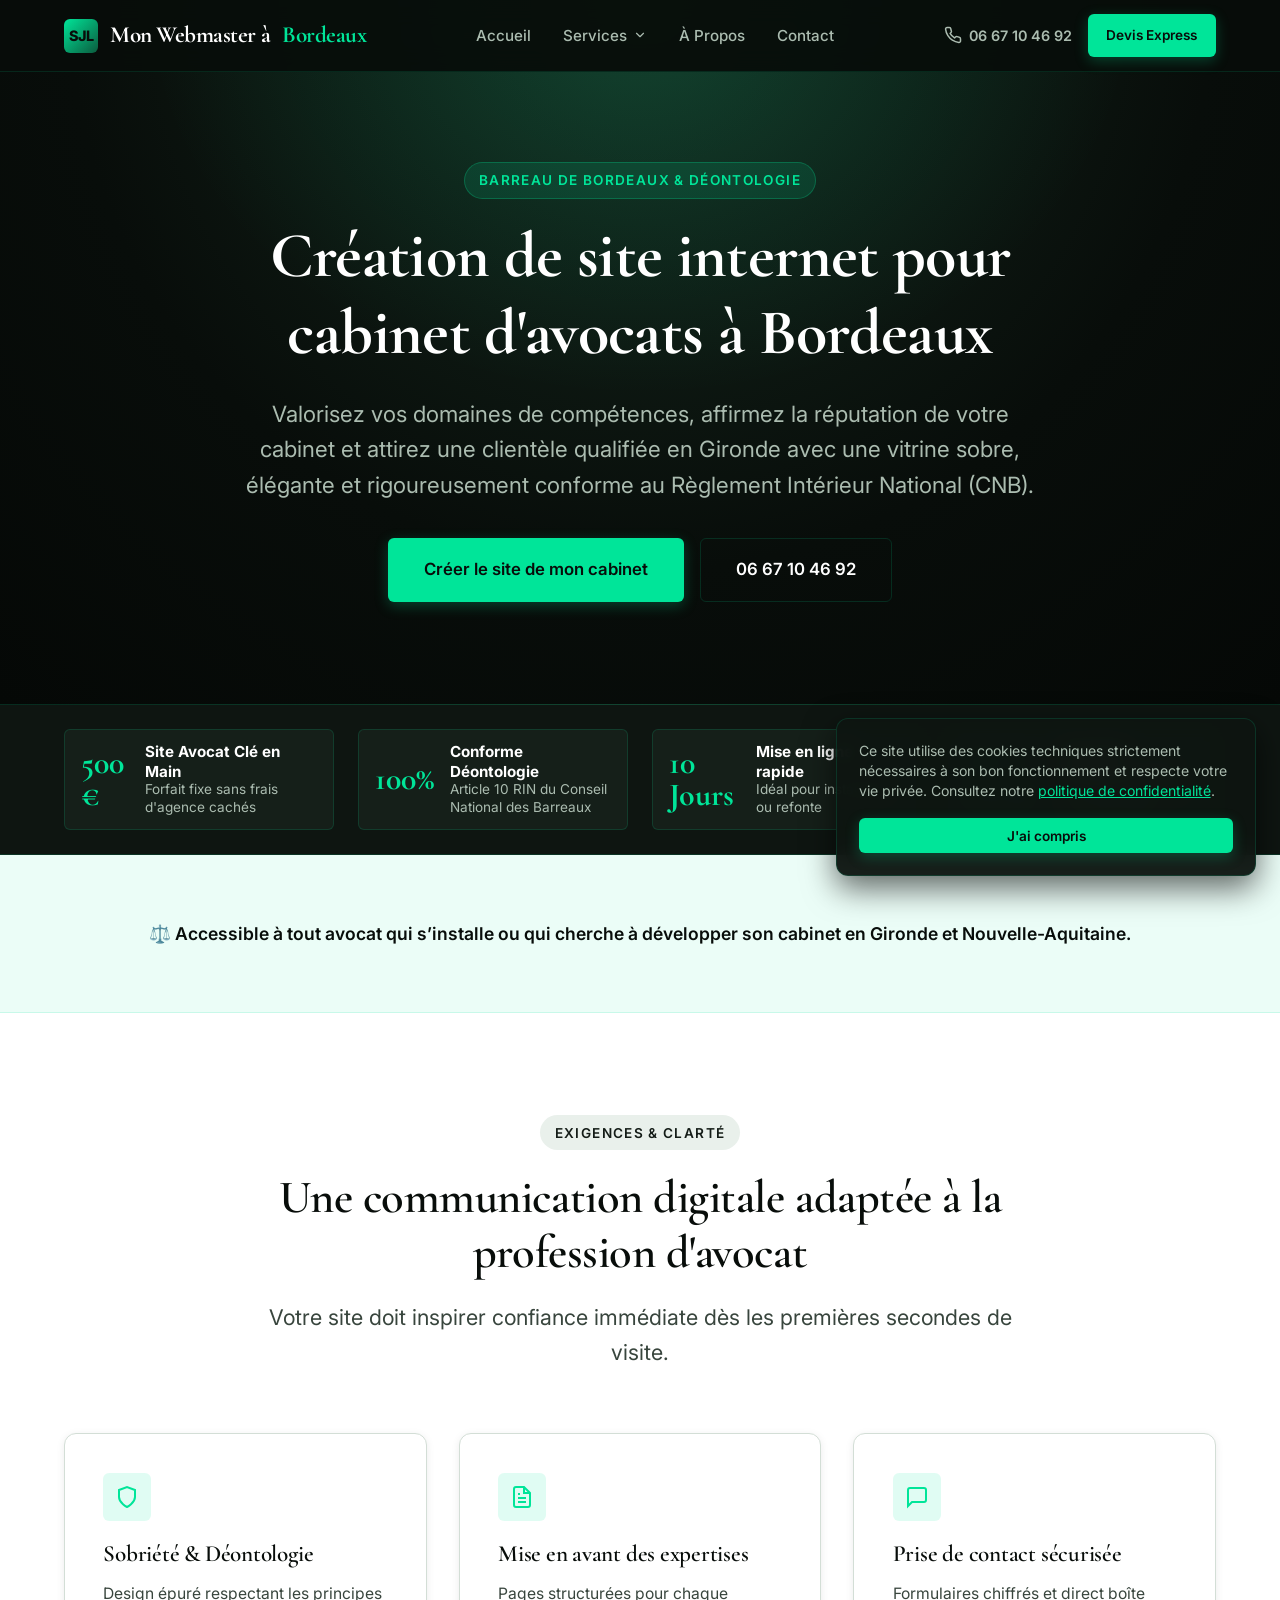
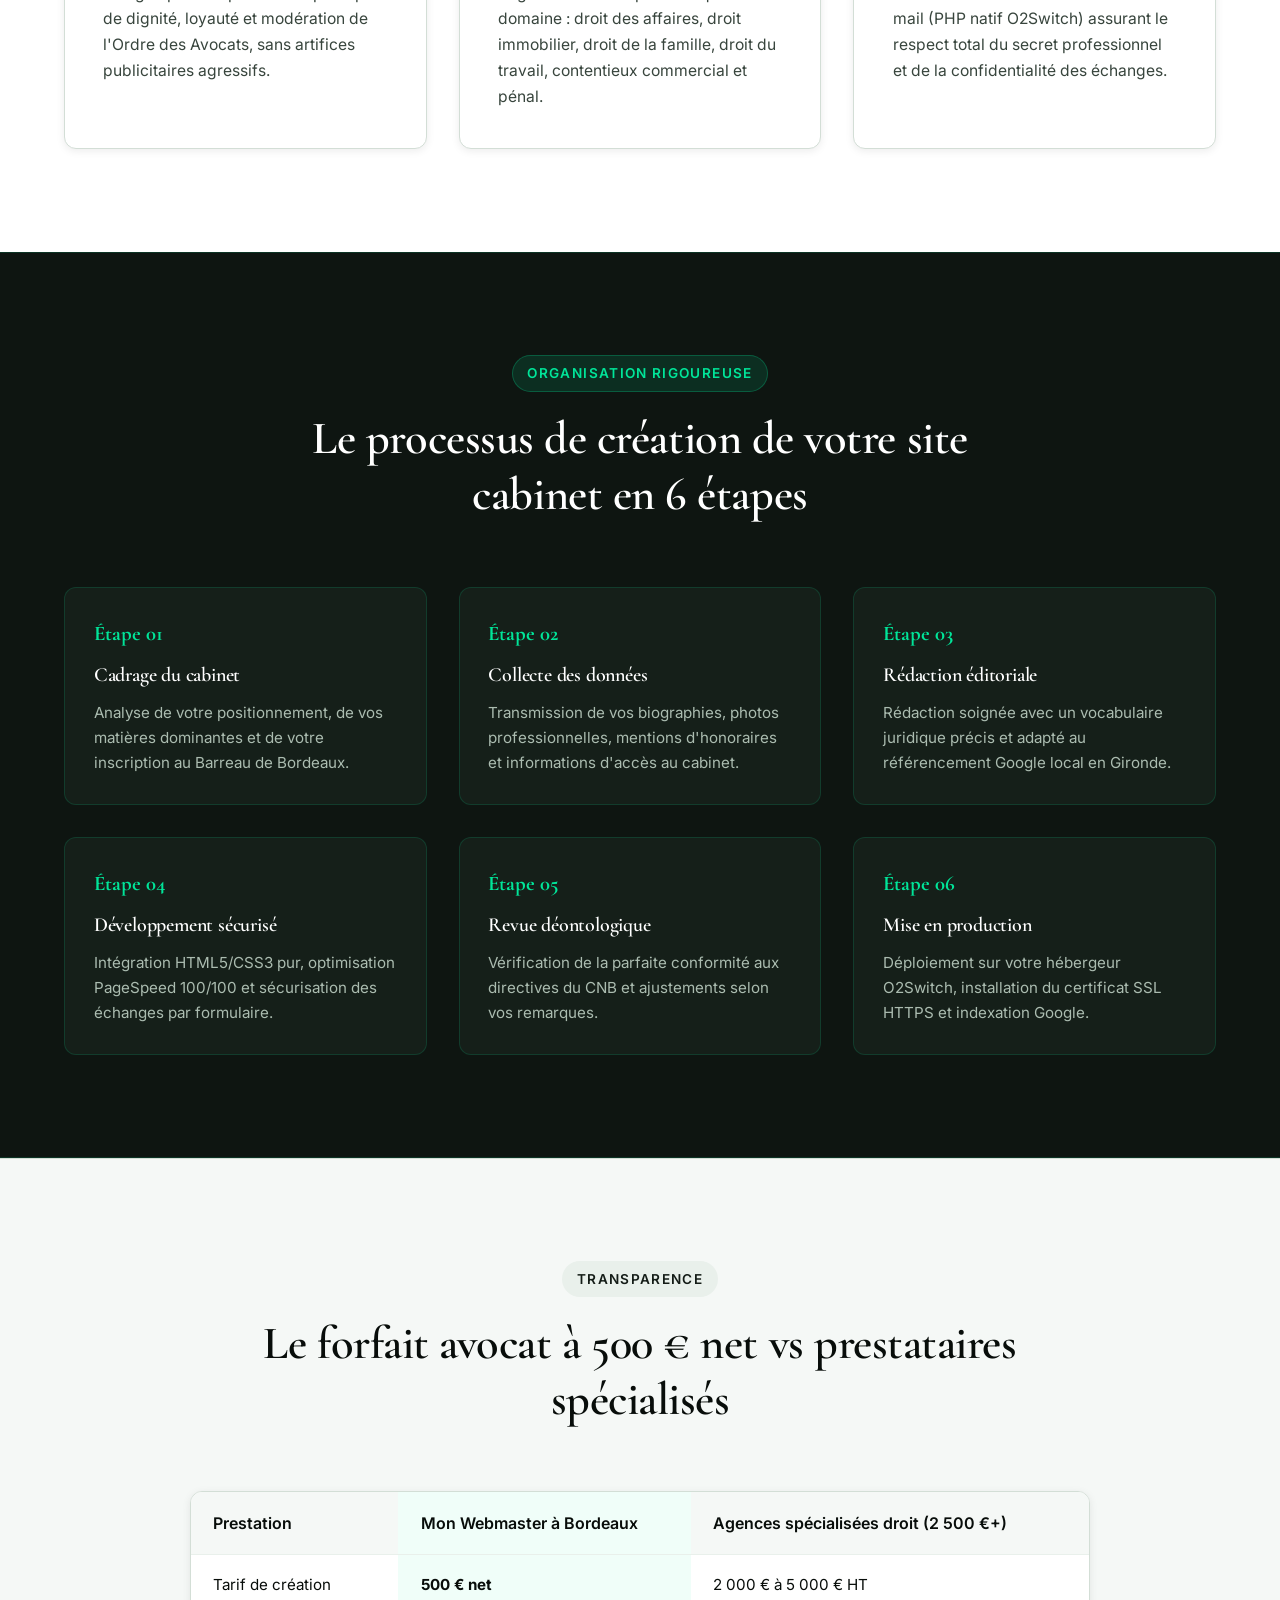
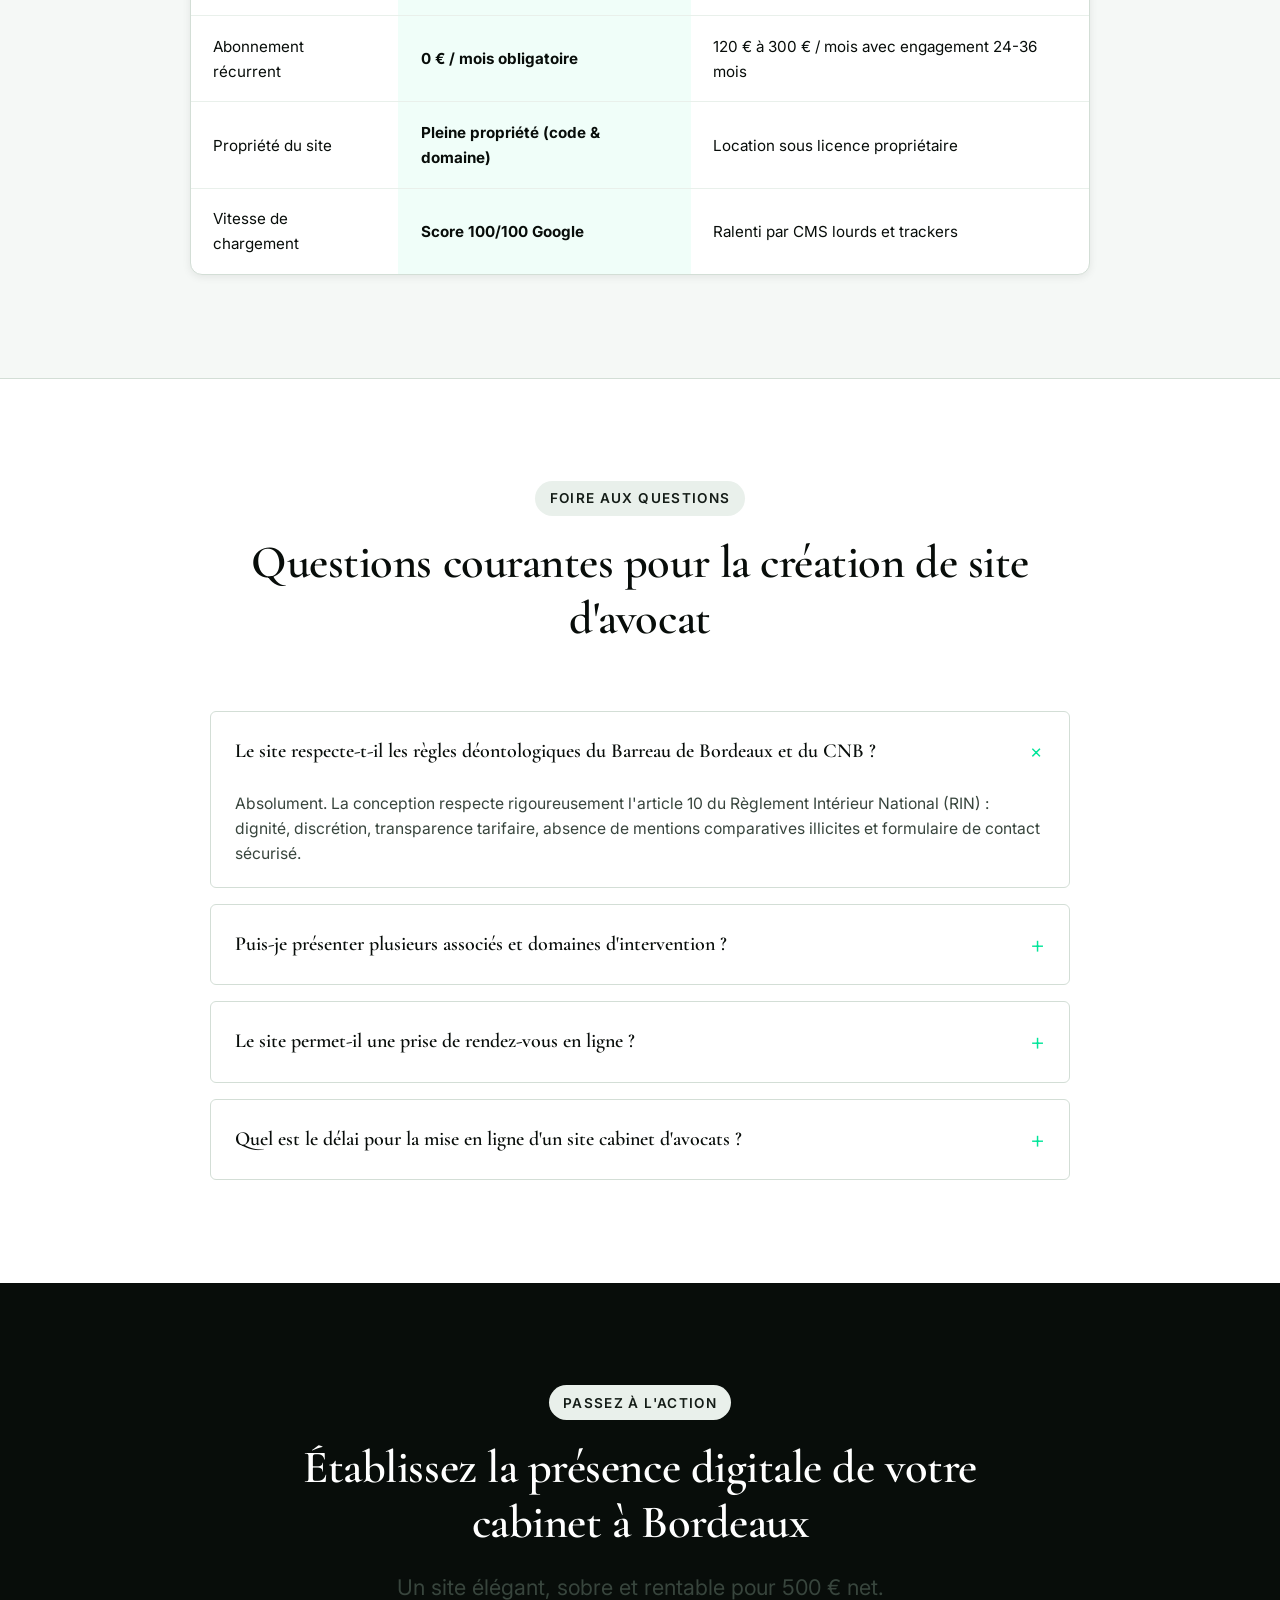
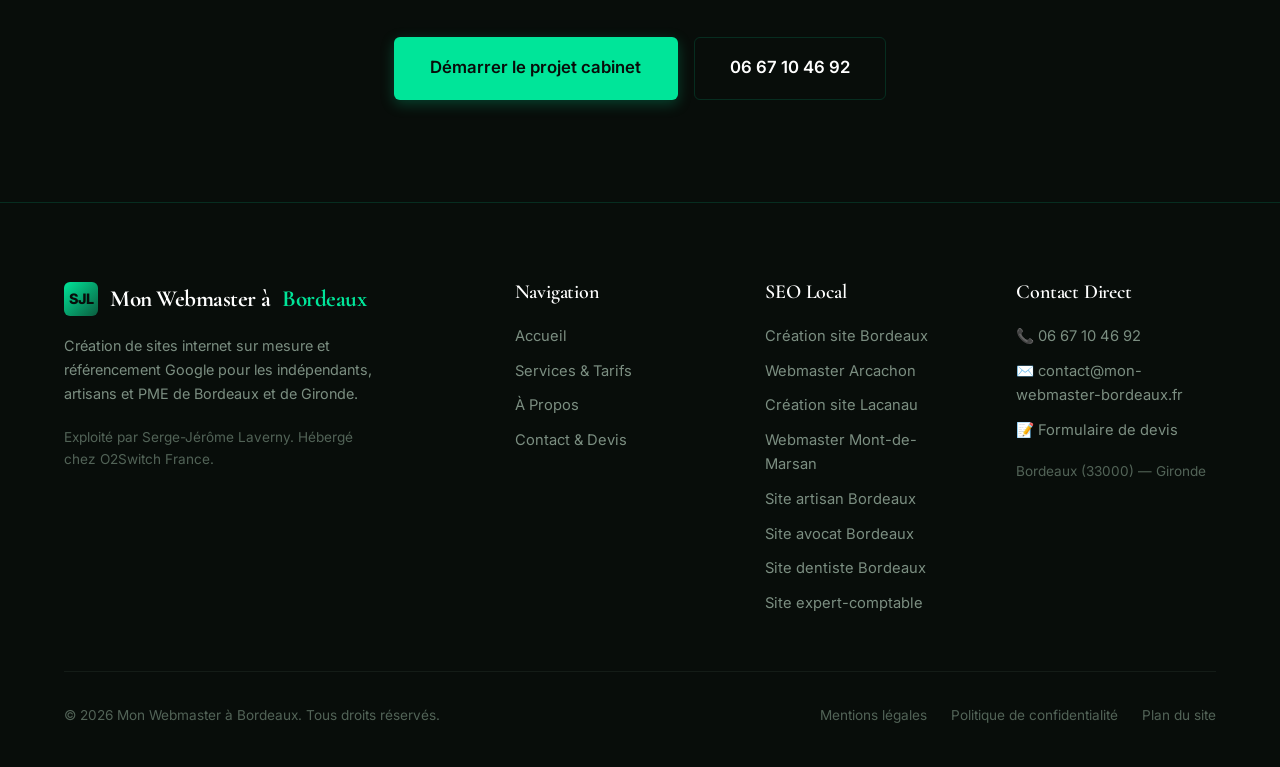
<file: creation-site-internet-avocat.html>
<!DOCTYPE html>
<html lang="fr">
<head>
  <meta charset="UTF-8">
  <meta name="viewport" content="width=device-width, initial-scale=1.0">
  <title>Création de Site Internet pour Avocat à Bordeaux | Barreau & Déontologie</title>
  <meta name="description" content="Site internet pour avocat et cabinet d'avocats à Bordeaux (33). Conforme à la déontologie du CNB et du Barreau de Bordeaux. Forfait clé en main à 500 € en 10 jours.">
  <meta name="robots" content="index, follow">
  <link rel="canonical" href="https://www.mon-webmaster-bordeaux.fr/creation-site-internet-avocat.html">
  <link rel="icon" href="favicon.svg" type="image/svg+xml">
  <link rel="icon" href="favicon.ico" sizes="any">
  <link rel="apple-touch-icon" href="images/apple-touch-icon.png">

  <meta property="og:type" content="website">
  <meta property="og:title" content="Création Site Internet Avocat Bordeaux | Déontologie CNB">
  <meta property="og:description" content="Une présence en ligne sobre, rigoureuse et optimisée pour votre cabinet d'avocats à Bordeaux et en Gironde dès 500 €.">
  <meta property="og:url" content="https://www.mon-webmaster-bordeaux.fr/creation-site-internet-avocat.html">

  <link rel="stylesheet" href="css/style.css?v=5">

  <!-- Schema.org JSON-LD -->
  <script type="application/ld+json">
  {
    "@context": "https://schema.org",
    "@graph": [
      {
        "@type": "Service",
        "name": "Création de site internet pour cabinet d'avocats à Bordeaux",
        "provider": {
          "@type": "LocalBusiness",
          "name": "Mon Webmaster à Bordeaux",
          "telephone": "+33667104692",
          "email": "contact@mon-webmaster-bordeaux.fr"
        },
        "areaServed": "Gironde",
        "description": "Conception de sites web professionnels pour avocats au Barreau de Bordeaux dans le respect de la charte déontologique du Conseil National des Barreaux."
      },
      {
        "@type": "FAQPage",
        "mainEntity": [
          {
            "@type": "Question",
            "name": "Le site respecte-t-il les règles déontologiques du Barreau de Bordeaux et du CNB ?",
            "acceptedAnswer": {
              "@type": "Answer",
              "text": "Absolument. La conception respecte rigoureusement l'article 10 du Règlement Intérieur National (RIN) : dignité, discrétion, transparence tarifaire, absence de mentions comparatives illicites et formulaire de contact sécurisé."
            }
          },
          {
            "@type": "Question",
            "name": "Puis-je présenter plusieurs associés et domaines d'intervention ?",
            "acceptedAnswer": {
              "@type": "Answer",
              "text": "Oui, le site permet de détailler chaque domaine de compétence (droit des affaires, droit immobilier, droit de la famille, droit du travail, droit pénal) et de présenter les profils des avocats associés et collaborateurs."
            }
          },
          {
            "@type": "Question",
            "name": "Le site permet-il une prise de rendez-vous en ligne ?",
            "acceptedAnswer": {
              "@type": "Answer",
              "text": "Oui, nous pouvons intégrer directement un lien vers votre outil de réservation habituel (Consultation Avocat CNB, Doctolib Droit ou formulaire dédié sécurisé)."
            }
          },
          {
            "@type": "Question",
            "name": "Quel est le délai pour la mise en ligne d'un site cabinet d'avocats ?",
            "acceptedAnswer": {
              "@type": "Answer",
              "text": "Le site est entièrement finalisé et mis en ligne en 10 jours ouvrés."
            }
          }
        ]
      }
    ]
  }
  </script>
</head>
<body>

  <!-- Navigation -->
  <header class="header-nav" role="banner">
    <div class="nav-container">
      <a href="index.html" class="nav-logo" aria-label="Mon Webmaster à Bordeaux - Accueil">
        <div class="nav-logo-icon">SJL</div>
        Mon Webmaster à <span>Bordeaux</span>
      </a>

      <nav class="nav-menu" role="navigation" aria-label="Menu principal">
        <a href="index.html" class="nav-link">Accueil</a>
        
        <div class="nav-dropdown">
          <button type="button" class="nav-dropdown-btn active" aria-haspopup="true" aria-expanded="false">
            Services
            <svg viewBox="0 0 24 24" fill="none" stroke="currentColor" stroke-width="2" stroke-linecap="round" stroke-linejoin="round"><polyline points="6 9 12 15 18 9"></polyline></svg>
          </button>
          <div class="dropdown-content">
            <a href="services.html" class="dropdown-link">Tous les services</a>
            <div class="dropdown-divider"></div>
            <a href="creation-site-internet-bordeaux.html" class="dropdown-link">Création de site internet à Bordeaux</a>
            <a href="creation-site-internet-artisan.html" class="dropdown-link">Site internet pour artisan</a>
            <a href="creation-site-internet-avocat.html" class="dropdown-link active">Site internet pour avocat</a>
            <a href="creation-site-internet-dentiste.html" class="dropdown-link">Site internet pour dentiste</a>
            <a href="creation-site-internet-expert-comptable.html" class="dropdown-link">Site internet pour expert-comptable</a>
          </div>
        </div>

        <a href="a-propos.html" class="nav-link">À Propos</a>
        <a href="contact.html" class="nav-link">Contact</a>
      </nav>

      <div class="nav-actions">
        <a href="tel:0667104692" class="nav-phone" aria-label="Téléphoner au 06 67 10 46 92">
          <svg width="18" height="18" viewBox="0 0 24 24" fill="none" stroke="currentColor" stroke-width="2" stroke-linecap="round" stroke-linejoin="round"><path d="M22 16.92v3a2 2 0 0 1-2.18 2 19.79 19.79 0 0 1-8.63-3.07 19.5 19.5 0 0 1-6-6 19.79 19.79 0 0 1-3.07-8.67A2 2 0 0 1 4.11 2h3a2 2 0 0 1 2 1.72 12.84 12.84 0 0 0 .7 2.81 2 2 0 0 1-.45 2.11L8.09 9.91a16 16 0 0 0 6 6l1.27-1.27a2 2 0 0 1 2.11-.45 12.84 12.84 0 0 0 2.81.7A2 2 0 0 1 22 16.92z"></path></svg>
          06 67 10 46 92
        </a>
        <a href="contact.html" class="btn btn-primary btn-sm">Devis Express</a>
        <button class="nav-toggle" id="nav-toggle" aria-label="Ouvrir le menu mobile" aria-expanded="false" aria-controls="mobile-menu">
          <svg viewBox="0 0 24 24" fill="none" stroke="currentColor" stroke-width="2" stroke-linecap="round" stroke-linejoin="round"><line x1="3" y1="12" x2="21" y2="12"></line><line x1="3" y1="6" x2="21" y2="6"></line><line x1="3" y1="18" x2="21" y2="18"></line></svg>
        </button>
      </div>
    </div>
  </header>

  <!-- Mobile Menu -->
  <div class="mobile-menu" id="mobile-menu" role="dialog" aria-modal="true" aria-label="Menu de navigation mobile">
    <div class="mobile-nav-list">
      <a href="index.html" class="mobile-nav-link">Accueil</a>
      <a href="services.html" class="mobile-nav-link">Services</a>
      <a href="creation-site-internet-bordeaux.html" class="mobile-nav-sublink">↳ Création site internet Bordeaux</a>
      <a href="creation-site-internet-artisan.html" class="mobile-nav-sublink">↳ Site artisan</a>
      <a href="creation-site-internet-avocat.html" class="mobile-nav-sublink active">↳ Site avocat</a>
      <a href="creation-site-internet-dentiste.html" class="mobile-nav-sublink">↳ Site dentiste</a>
      <a href="creation-site-internet-expert-comptable.html" class="mobile-nav-sublink">↳ Site expert-comptable</a>
      <a href="a-propos.html" class="mobile-nav-link">À Propos</a>
      <a href="contact.html" class="mobile-nav-link">Contact</a>
      <div style="margin-top: 1.5rem;">
        <a href="contact.html" class="btn btn-primary" style="width: 100%;">Lancer mon projet</a>
      </div>
    </div>
  </div>

  <main id="main-content">
    
    <!-- Hero Avocat -->
    <section class="hero">
      <div class="container">
        <div class="hero-content">
          <div class="eyebrow">Barreau de Bordeaux & Déontologie</div>
          <h1>Création de site internet pour cabinet d'avocats à Bordeaux</h1>
          <p class="hero-lead">
            Valorisez vos domaines de compétences, affirmez la réputation de votre cabinet et attirez une clientèle qualifiée en Gironde avec une vitrine sobre, élégante et rigoureusement conforme au Règlement Intérieur National (CNB).
          </p>
          <div class="btn-group" style="justify-content: center;">
            <a href="contact.html?projet=avocat" class="btn btn-primary btn-lg">Créer le site de mon cabinet</a>
            <a href="tel:0667104692" class="btn btn-secondary btn-lg">06 67 10 46 92</a>
          </div>
        </div>
      </div>
    </section>

    <!-- Strip -->
    <aside class="pricing-strip">
      <div class="container">
        <div class="pricing-strip-grid">
          <div class="strip-item">
            <div class="strip-number">500 €</div>
            <div class="strip-text">
              <strong>Site Avocat Clé en Main</strong>
              Forfait fixe sans frais d'agence cachés
            </div>
          </div>
          <div class="strip-item">
            <div class="strip-number">100%</div>
            <div class="strip-text">
              <strong>Conforme Déontologie</strong>
              Article 10 RIN du Conseil National des Barreaux
            </div>
          </div>
          <div class="strip-item">
            <div class="strip-number">10 Jours</div>
            <div class="strip-text">
              <strong>Mise en ligne rapide</strong>
              Idéal pour installation ou refonte
            </div>
          </div>
          <div class="strip-item">
            <div class="strip-number">SEO Local</div>
            <div class="strip-text">
              <strong>Visibilité Bordeaux & 33</strong>
              Positionnement sur vos spécialités
            </div>
          </div>
        </div>
      </div>
    </aside>

    <!-- Bandeau Spécial -->
    <section class="section-compact" style="background-color: rgba(0, 229, 153, 0.08); border-bottom: 1px solid var(--border-dark); text-align: center;">
      <div class="container">
        <p style="font-size: 1.1rem; font-weight: 600; color: var(--black); margin: 0;">
          ⚖️ Accessible à tout avocat qui s’installe ou qui cherche à développer son cabinet en Gironde et Nouvelle-Aquitaine.
        </p>
      </div>
    </section>

    <!-- Section Pourquoi (3 features) -->
    <section class="section section-white">
      <div class="container">
        <div class="header-center">
          <div class="eyebrow">Exigences & Clarté</div>
          <h2>Une communication digitale adaptée à la profession d'avocat</h2>
          <p class="lead">Votre site doit inspirer confiance immédiate dès les premières secondes de visite.</p>
        </div>

        <div class="grid-3">
          <div class="card card-white">
            <div class="card-icon">
              <svg viewBox="0 0 24 24" fill="none" stroke="currentColor" stroke-width="2"><path d="M12 22s8-4 8-10V5l-8-3-8 3v7c0 6 8 10 8 10z"></path></svg>
            </div>
            <h3 class="card-title">Sobriété & Déontologie</h3>
            <p class="card-desc">Design épuré respectant les principes de dignité, loyauté et modération de l'Ordre des Avocats, sans artifices publicitaires agressifs.</p>
          </div>

          <div class="card card-white">
            <div class="card-icon">
              <svg viewBox="0 0 24 24" fill="none" stroke="currentColor" stroke-width="2"><path d="M14 2H6a2 2 0 0 0-2 2v16a2 2 0 0 0 2 2h12a2 2 0 0 0 2-2V8z"></path><polyline points="14 2 14 8 20 8"></polyline><line x1="16" y1="13" x2="8" y2="13"></line><line x1="16" y1="17" x2="8" y2="17"></line><polyline points="10 9 9 9 8 9"></polyline></svg>
            </div>
            <h3 class="card-title">Mise en avant des expertises</h3>
            <p class="card-desc">Pages structurées pour chaque domaine : droit des affaires, droit immobilier, droit de la famille, droit du travail, contentieux commercial et pénal.</p>
          </div>

          <div class="card card-white">
            <div class="card-icon">
              <svg viewBox="0 0 24 24" fill="none" stroke="currentColor" stroke-width="2"><path d="M21 15a2 2 0 0 1-2 2H7l-4 4V5a2 2 0 0 1 2-2h14a2 2 0 0 1 2 2z"></path></svg>
            </div>
            <h3 class="card-title">Prise de contact sécurisée</h3>
            <p class="card-desc">Formulaires chiffrés et direct boîte mail (PHP natif O2Switch) assurant le respect total du secret professionnel et de la confidentialité des échanges.</p>
          </div>
        </div>
      </div>
    </section>

    <!-- Section Étapes (6 cases sombres) -->
    <section class="section section-dark">
      <div class="container">
        <div class="header-center">
          <div class="eyebrow">Organisation Rigoureuse</div>
          <h2>Le processus de création de votre site cabinet en 6 étapes</h2>
        </div>

        <div class="grid-3">
          <div class="step-card">
            <span class="step-num">Étape 01</span>
            <h3 style="font-size: 1.25rem;">Cadrage du cabinet</h3>
            <p style="color: var(--gray-300); font-size: 0.95rem;">Analyse de votre positionnement, de vos matières dominantes et de votre inscription au Barreau de Bordeaux.</p>
          </div>

          <div class="step-card">
            <span class="step-num">Étape 02</span>
            <h3 style="font-size: 1.25rem;">Collecte des données</h3>
            <p style="color: var(--gray-300); font-size: 0.95rem;">Transmission de vos biographies, photos professionnelles, mentions d'honoraires et informations d'accès au cabinet.</p>
          </div>

          <div class="step-card">
            <span class="step-num">Étape 03</span>
            <h3 style="font-size: 1.25rem;">Rédaction éditoriale</h3>
            <p style="color: var(--gray-300); font-size: 0.95rem;">Rédaction soignée avec un vocabulaire juridique précis et adapté au référencement Google local en Gironde.</p>
          </div>

          <div class="step-card">
            <span class="step-num">Étape 04</span>
            <h3 style="font-size: 1.25rem;">Développement sécurisé</h3>
            <p style="color: var(--gray-300); font-size: 0.95rem;">Intégration HTML5/CSS3 pur, optimisation PageSpeed 100/100 et sécurisation des échanges par formulaire.</p>
          </div>

          <div class="step-card">
            <span class="step-num">Étape 05</span>
            <h3 style="font-size: 1.25rem;">Revue déontologique</h3>
            <p style="color: var(--gray-300); font-size: 0.95rem;">Vérification de la parfaite conformité aux directives du CNB et ajustements selon vos remarques.</p>
          </div>

          <div class="step-card">
            <span class="step-num">Étape 06</span>
            <h3 style="font-size: 1.25rem;">Mise en production</h3>
            <p style="color: var(--gray-300); font-size: 0.95rem;">Déploiement sur votre hébergeur O2Switch, installation du certificat SSL HTTPS et indexation Google.</p>
          </div>
        </div>
      </div>
    </section>

    <!-- Comparatif Forfait Avocat -->
    <section class="section section-light">
      <div class="container">
        <div class="header-center">
          <div class="eyebrow">Transparence</div>
          <h2>Le forfait avocat à 500 € net vs prestataires spécialisés</h2>
        </div>

        <div class="comparison-wrapper" style="max-width: 900px; margin: 0 auto;">
          <table class="comparison-table">
            <thead>
              <tr>
                <th>Prestation</th>
                <th class="highlight">Mon Webmaster à Bordeaux</th>
                <th>Agences spécialisées droit (2 500 €+)</th>
              </tr>
            </thead>
            <tbody>
              <tr>
                <td>Tarif de création</td>
                <td class="highlight"><strong>500 € net</strong></td>
                <td>2 000 € à 5 000 € HT</td>
              </tr>
              <tr>
                <td>Abonnement récurrent</td>
                <td class="highlight"><strong>0 € / mois obligatoire</strong></td>
                <td>120 € à 300 € / mois avec engagement 24-36 mois</td>
              </tr>
              <tr>
                <td>Propriété du site</td>
                <td class="highlight"><strong>Pleine propriété (code & domaine)</strong></td>
                <td>Location sous licence propriétaire</td>
              </tr>
              <tr>
                <td>Vitesse de chargement</td>
                <td class="highlight"><strong>Score 100/100 Google</strong></td>
                <td>Ralenti par CMS lourds et trackers</td>
              </tr>
            </tbody>
          </table>
        </div>
      </div>
    </section>

    <!-- FAQ Avocat -->
    <section class="section section-white">
      <div class="container">
        <div class="header-center">
          <div class="eyebrow">Foire Aux Questions</div>
          <h2>Questions courantes pour la création de site d'avocat</h2>
        </div>

        <div class="faq-list">
          <details class="faq-item" open>
            <summary>Le site respecte-t-il les règles déontologiques du Barreau de Bordeaux et du CNB ?</summary>
            <div class="faq-answer">
              Absolument. La conception respecte rigoureusement l'article 10 du Règlement Intérieur National (RIN) : dignité, discrétion, transparence tarifaire, absence de mentions comparatives illicites et formulaire de contact sécurisé.
            </div>
          </details>

          <details class="faq-item">
            <summary>Puis-je présenter plusieurs associés et domaines d'intervention ?</summary>
            <div class="faq-answer">
              Oui, le site permet de détailler chaque domaine de compétence (droit des affaires, droit immobilier, droit de la famille, droit du travail, droit pénal) et de présenter les profils des avocats associés et collaborateurs.
            </div>
          </details>

          <details class="faq-item">
            <summary>Le site permet-il une prise de rendez-vous en ligne ?</summary>
            <div class="faq-answer">
              Oui, nous pouvons intégrer directement un lien vers votre outil de réservation habituel (Consultation Avocat CNB, Doctolib Droit ou formulaire dédié sécurisé).
            </div>
          </details>

          <details class="faq-item">
            <summary>Quel est le délai pour la mise en ligne d'un site cabinet d'avocats ?</summary>
            <div class="faq-answer">
              Le site est entièrement finalisé et mis en ligne en 10 jours ouvrés.
            </div>
          </details>
        </div>
      </div>
    </section>

    <!-- CTA Final -->
    <section class="section section-black text-center">
      <div class="container container-narrow">
        <div class="eyebrow">Passez à l'action</div>
        <h2>Établissez la présence digitale de votre cabinet à Bordeaux</h2>
        <p class="lead" style="margin-left: auto; margin-right: auto; margin-bottom: 2rem;">
          Un site élégant, sobre et rentable pour 500 € net.
        </p>
        <div class="btn-group" style="justify-content: center;">
          <a href="contact.html?projet=avocat" class="btn btn-primary btn-lg">Démarrer le projet cabinet</a>
          <a href="tel:0667104692" class="btn btn-secondary btn-lg">06 67 10 46 92</a>
        </div>
      </div>
    </section>

  </main>

  <!-- Footer 4 Colonnes -->
  <footer class="footer" role="contentinfo">
    <div class="container">
      <div class="footer-grid">
        <div class="footer-col footer-brand">
          <div class="nav-logo" style="margin-bottom: 0.75rem;">
            <div class="nav-logo-icon">SJL</div>
            Mon Webmaster à <span>Bordeaux</span>
          </div>
          <p>Création de sites internet sur mesure et référencement Google pour les indépendants, artisans et PME de Bordeaux et de Gironde.</p>
          <p style="margin-top: 0.5rem; font-size: 0.85rem; color: var(--gray-500);">
            Exploité par Serge-Jérôme Laverny. Hébergé chez O2Switch France.
          </p>
        </div>

        <div class="footer-col">
          <h4>Navigation</h4>
          <ul class="footer-links">
            <li><a href="index.html" class="footer-link">Accueil</a></li>
            <li><a href="services.html" class="footer-link">Services & Tarifs</a></li>
            <li><a href="a-propos.html" class="footer-link">À Propos</a></li>
            <li><a href="contact.html" class="footer-link">Contact & Devis</a></li>
          </ul>
        </div>

        <div class="footer-col">
          <h4>SEO Local</h4>
          <ul class="footer-links">
            <li><a href="creation-site-internet-bordeaux.html" class="footer-link">Création site Bordeaux</a></li>
            <li><a href="webmaster-arcachon.html" class="footer-link">Webmaster Arcachon</a></li>
            <li><a href="creation-site-internet-lacanau.html" class="footer-link">Création site Lacanau</a></li>
            <li><a href="webmaster-mont-de-marsan.html" class="footer-link">Webmaster Mont-de-Marsan</a></li>
            <li><a href="creation-site-internet-artisan.html" class="footer-link">Site artisan Bordeaux</a></li>
            <li><a href="creation-site-internet-avocat.html" class="footer-link">Site avocat Bordeaux</a></li>
            <li><a href="creation-site-internet-dentiste.html" class="footer-link">Site dentiste Bordeaux</a></li>
            <li><a href="creation-site-internet-expert-comptable.html" class="footer-link">Site expert-comptable</a></li>
          </ul>
        </div>

        <div class="footer-col">
          <h4>Contact Direct</h4>
          <ul class="footer-links">
            <li><a href="tel:0667104692" class="footer-link">📞 06 67 10 46 92</a></li>
            <li><a href="mailto:contact@mon-webmaster-bordeaux.fr" class="footer-link">✉️ contact@mon-webmaster-bordeaux.fr</a></li>
            <li><a href="contact.html" class="footer-link">📝 Formulaire de devis</a></li>
            <li style="color: var(--gray-500); font-size: 0.85rem; margin-top: 0.5rem;">Bordeaux (33000) — Gironde</li>
          </ul>
        </div>
      </div>

      <div class="footer-bottom">
        <div>© 2026 Mon Webmaster à Bordeaux. Tous droits réservés.</div>
        <div class="footer-bottom-links">
          <a href="mentions-legales.html">Mentions légales</a>
          <a href="politique-de-confidentialite.html">Politique de confidentialité</a>
          <a href="plan-du-site.html">Plan du site</a>
        </div>
      </div>
    </div>
  </footer>

  <!-- Bandeau RGPD -->
  <aside class="cookie-banner" id="cookie-banner" role="region" aria-label="Gestion des cookies et données personnelles">
    <p>
      Ce site utilise des cookies techniques strictement nécessaires à son bon fonctionnement et respecte votre vie privée. Consultez notre <a href="politique-de-confidentialite.html">politique de confidentialité</a>.
    </p>
    <button type="button" class="btn btn-primary btn-sm" id="cookie-accept" style="width: 100%;">J'ai compris</button>
  </aside>

  <script src="js/cookie-banner.js" defer></script>
</body>
</html>
</file>
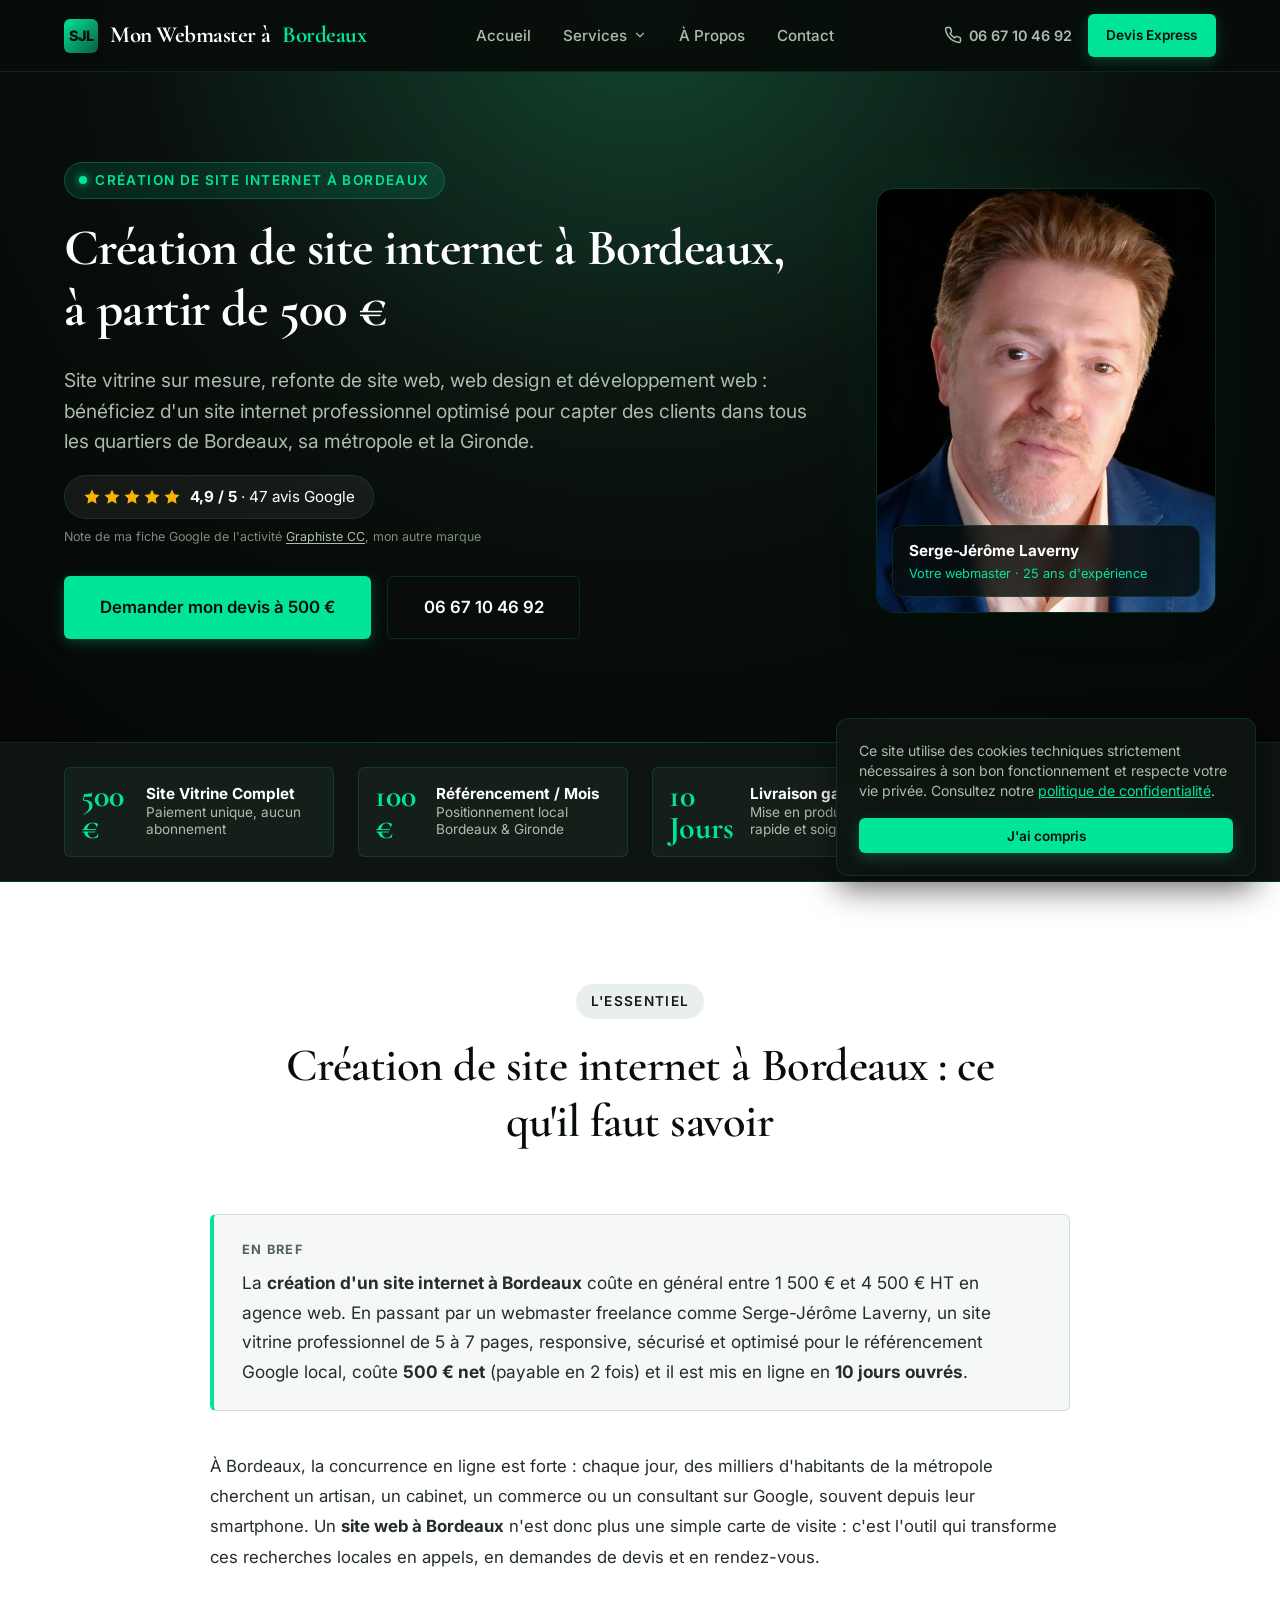
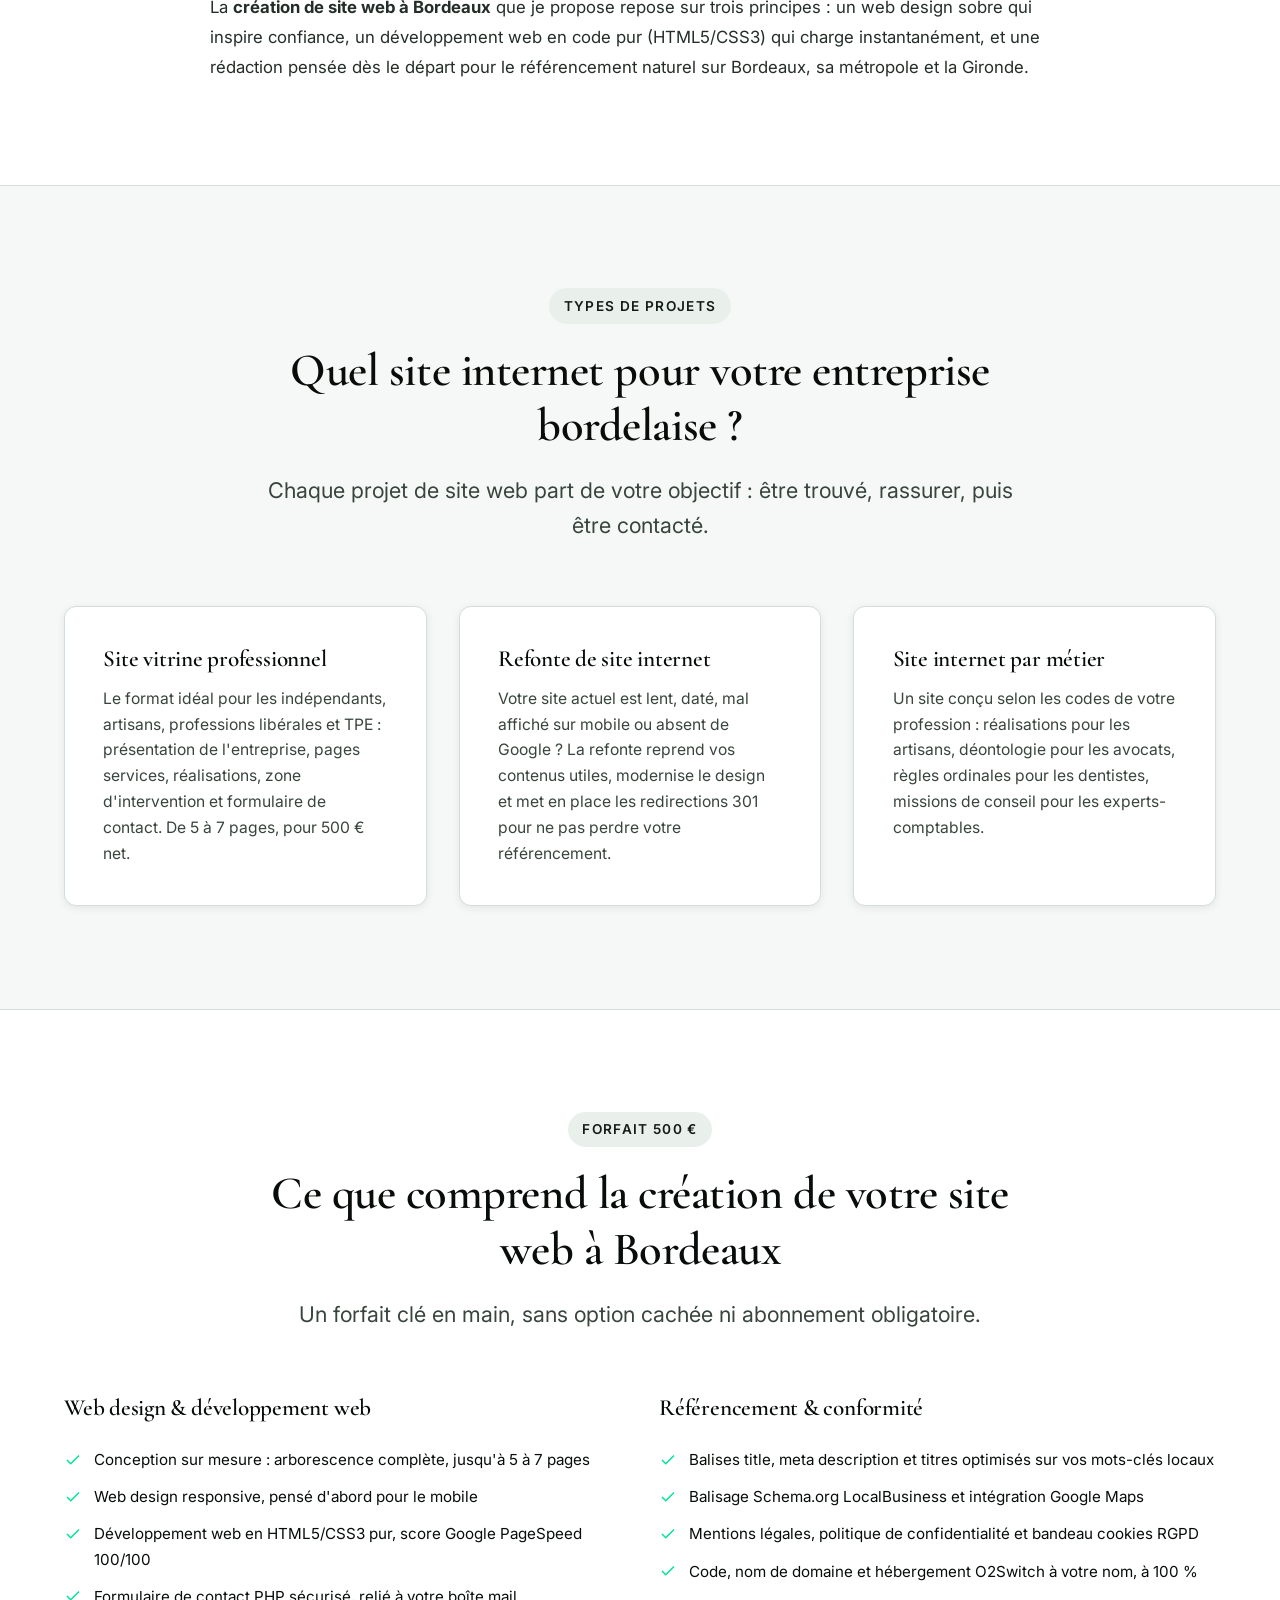
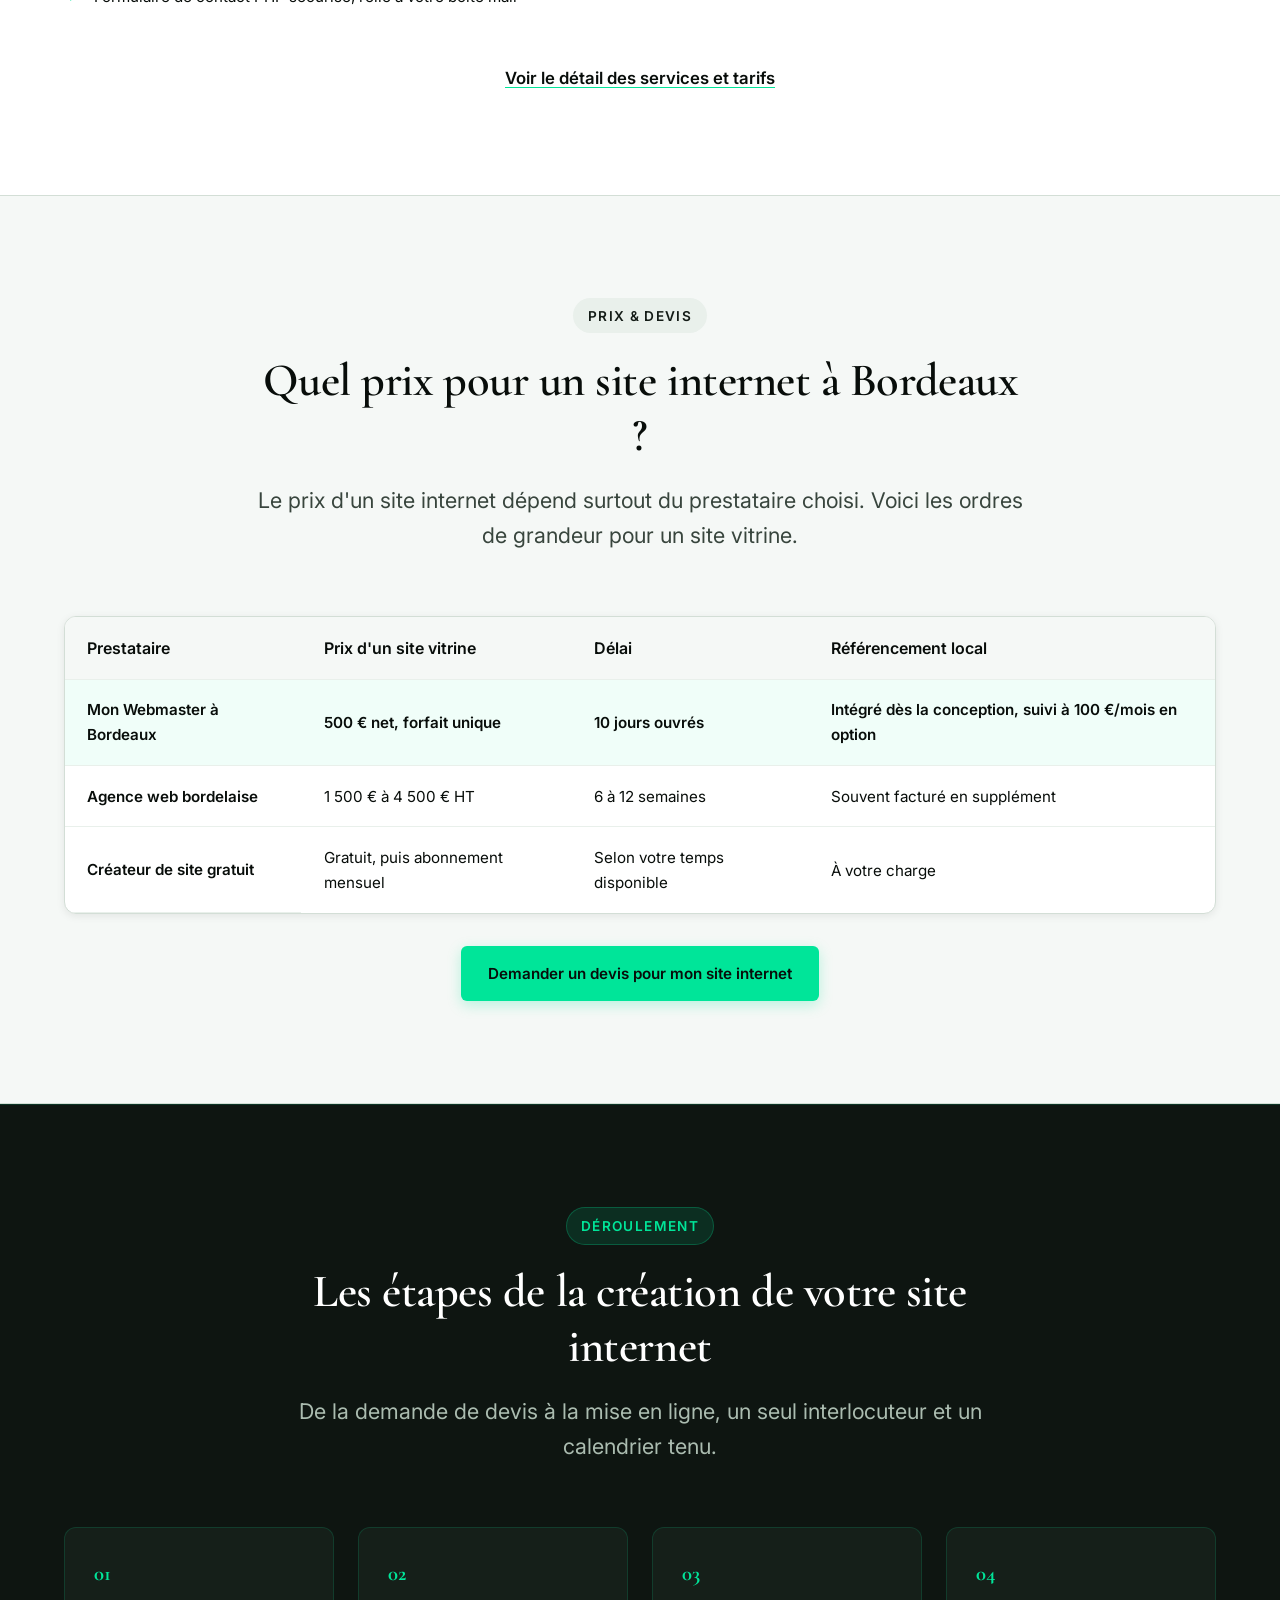
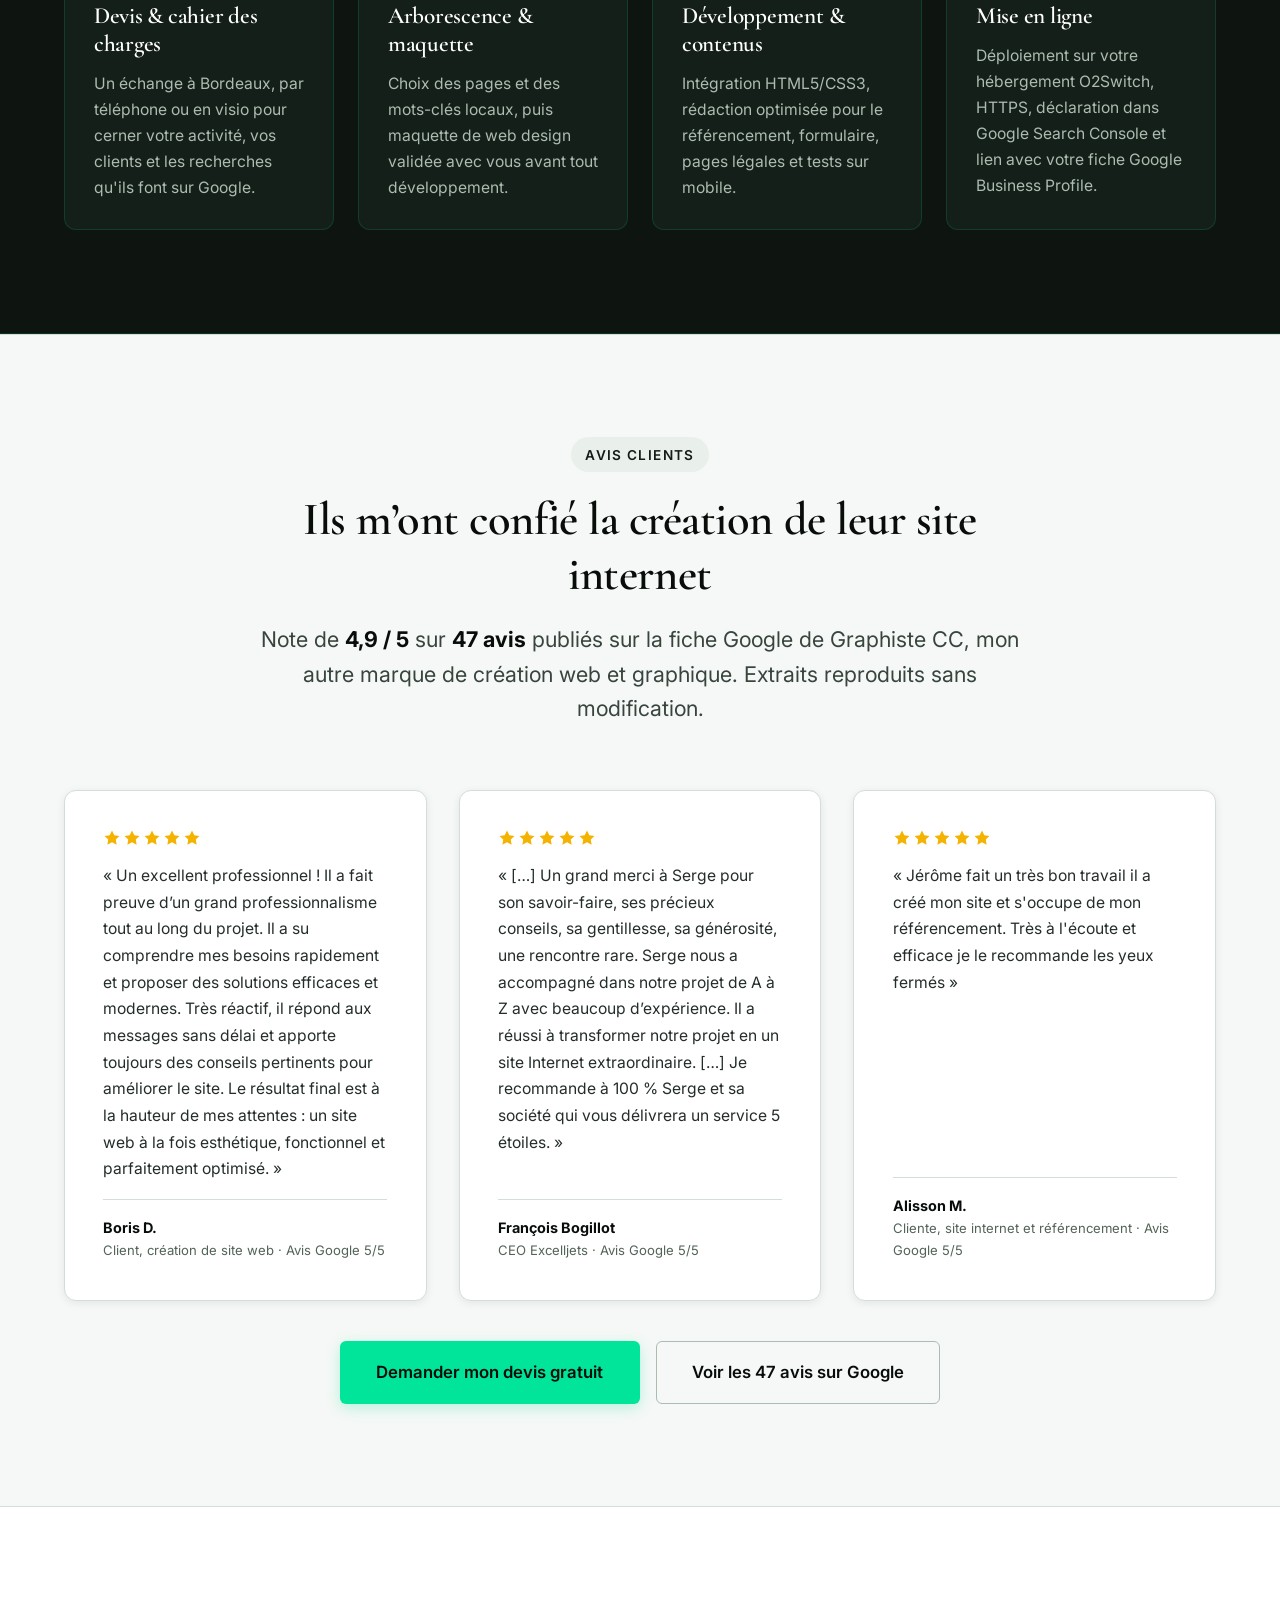
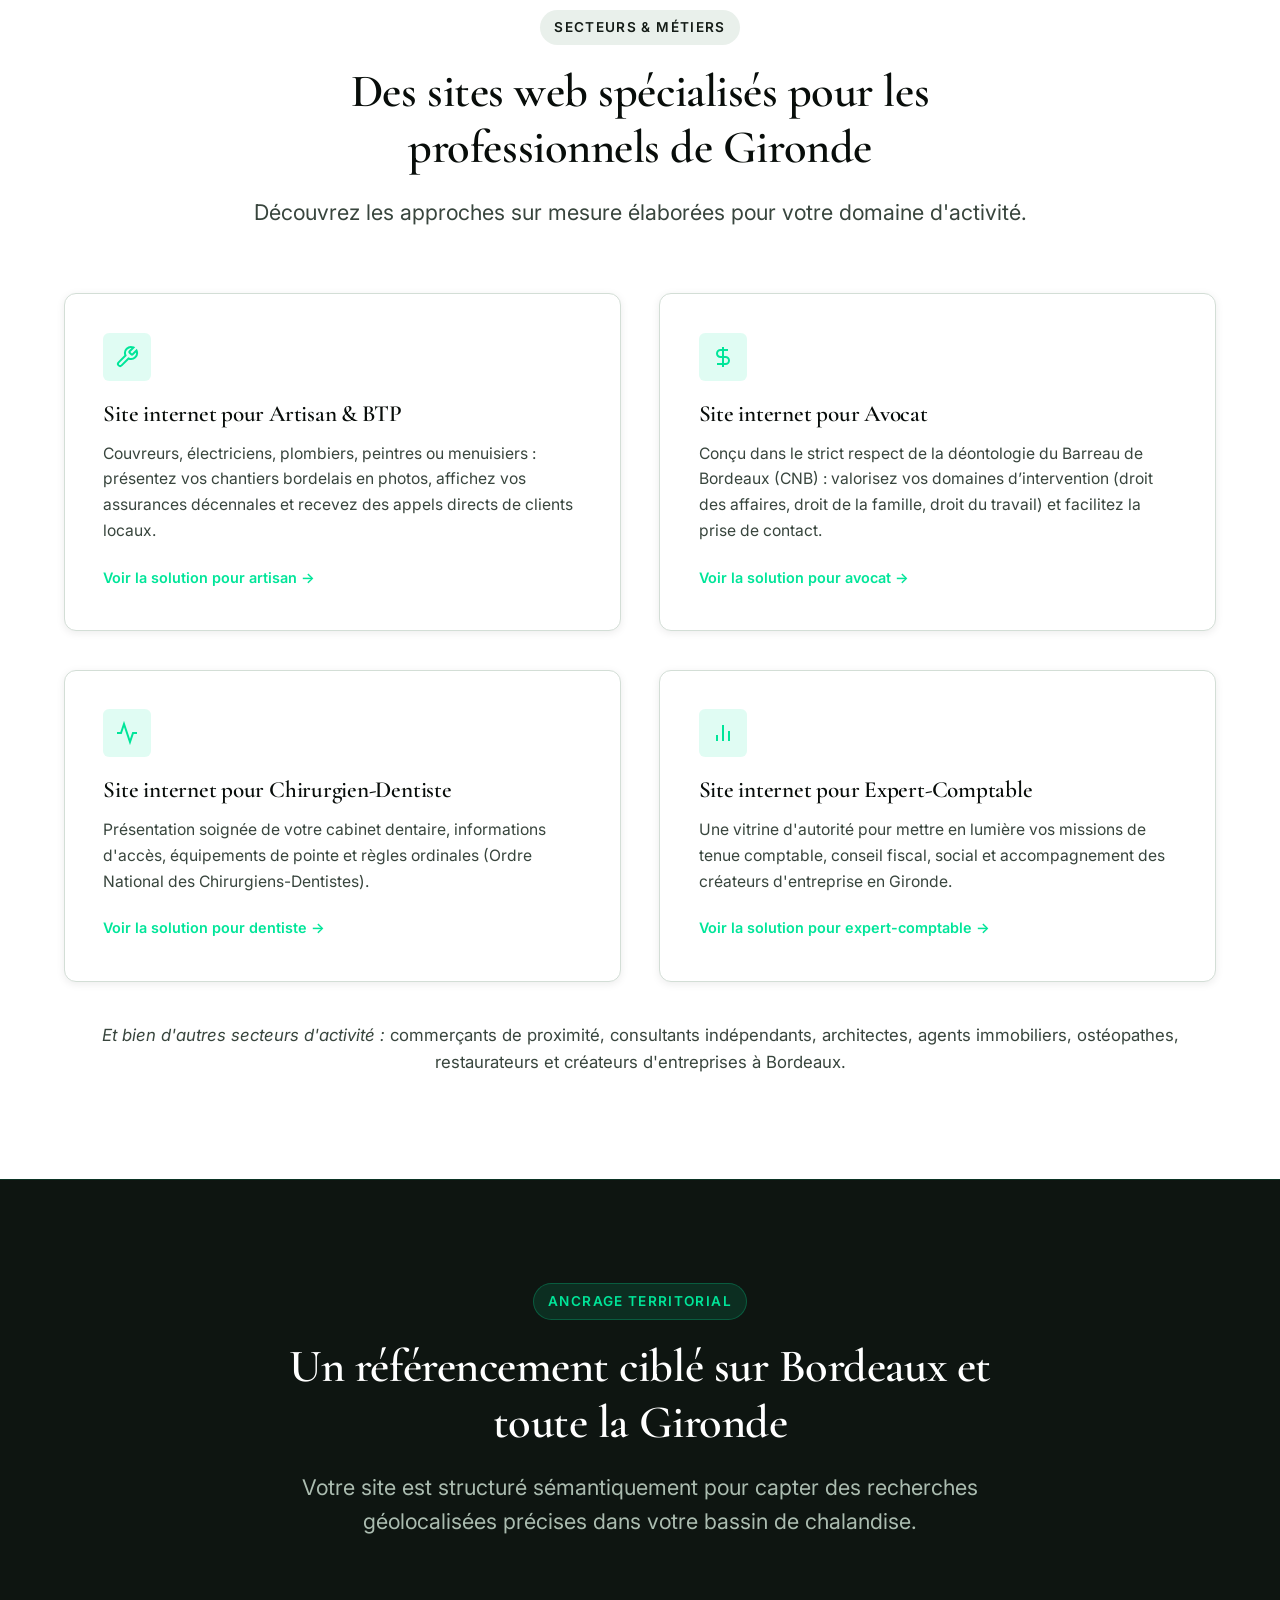
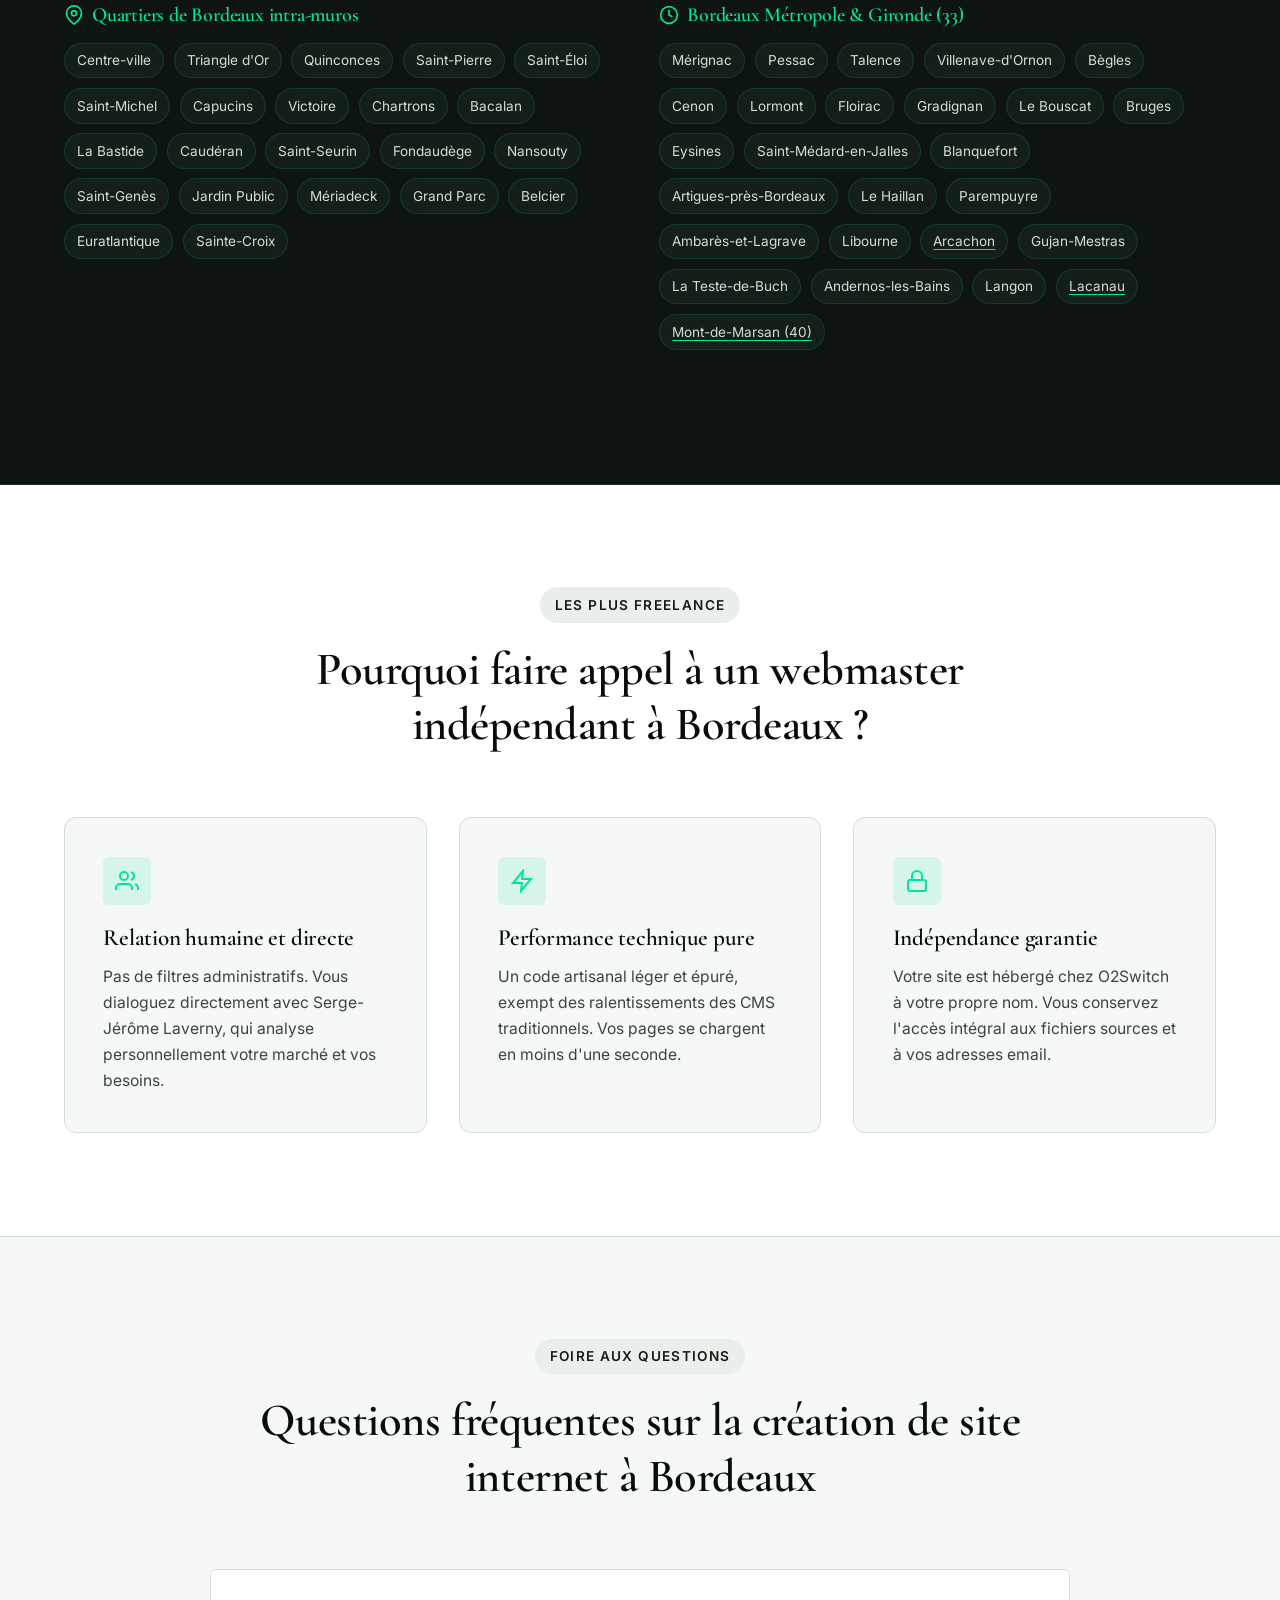
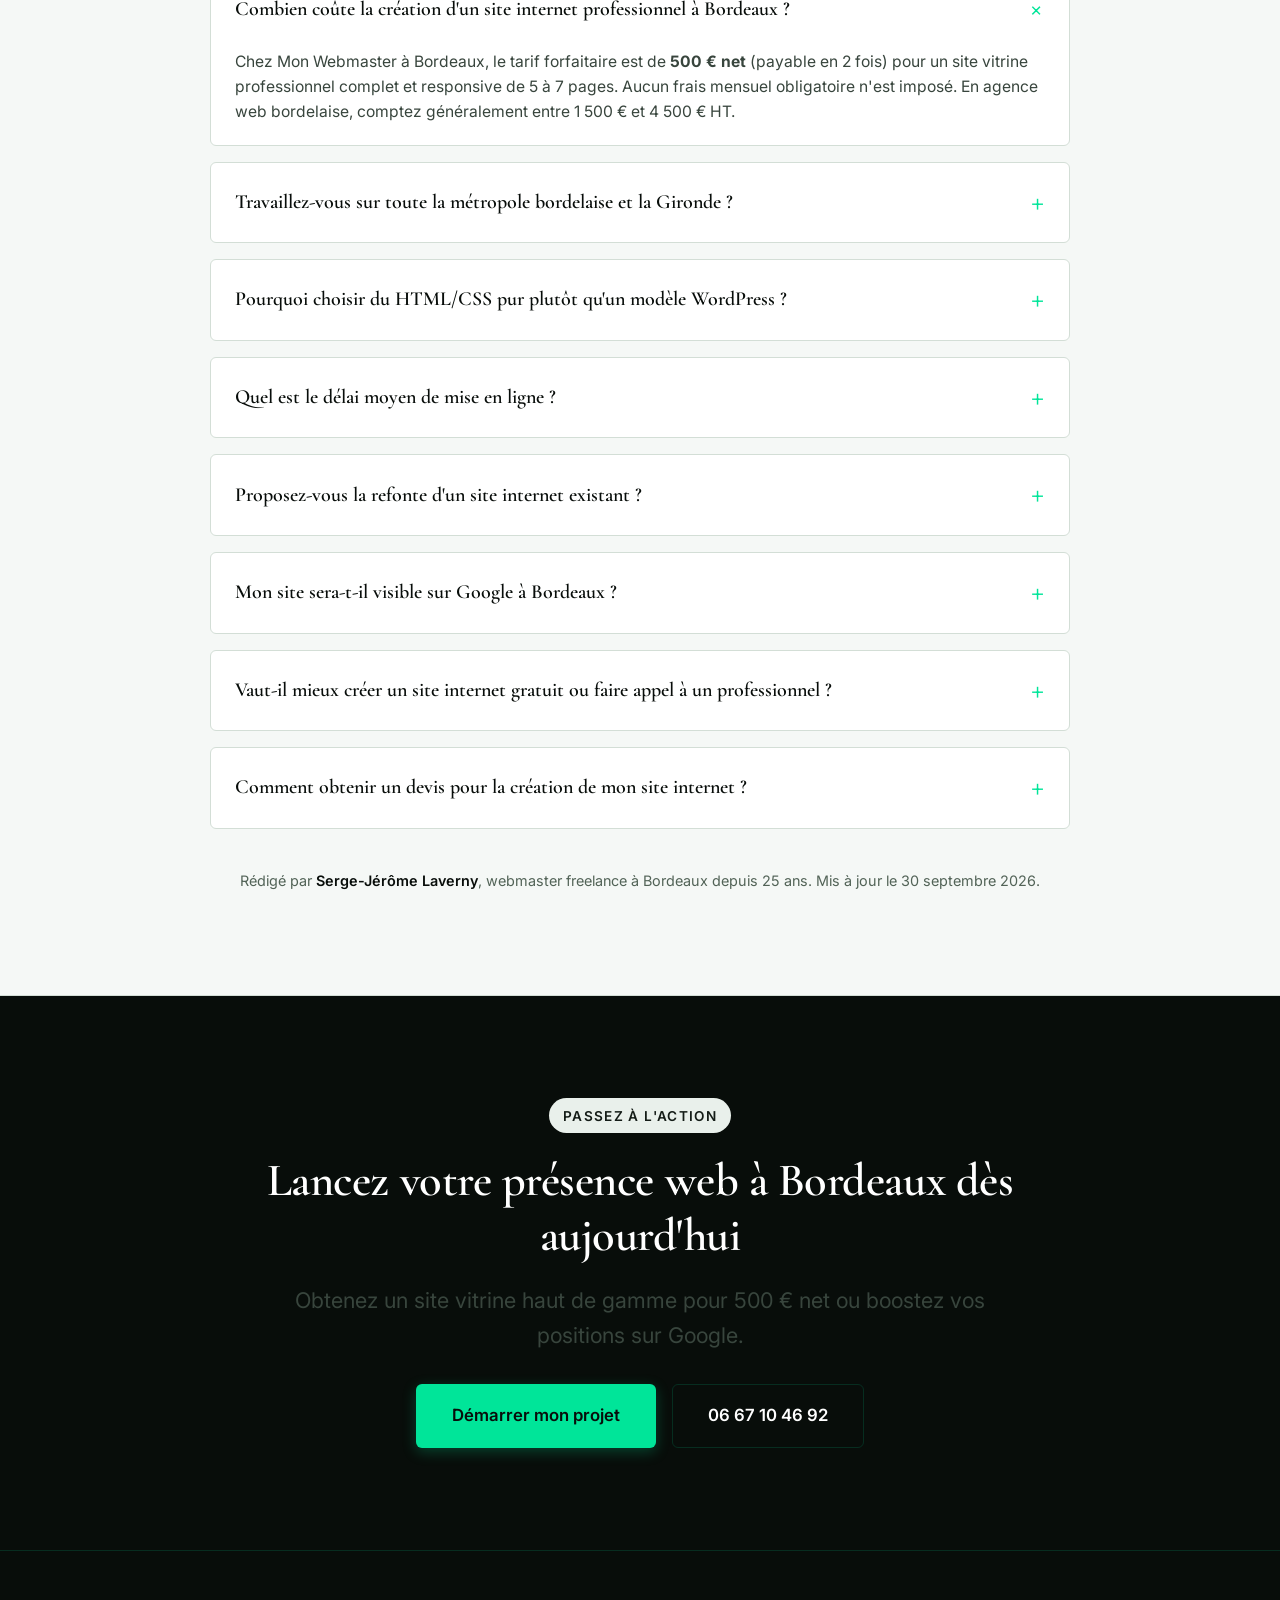
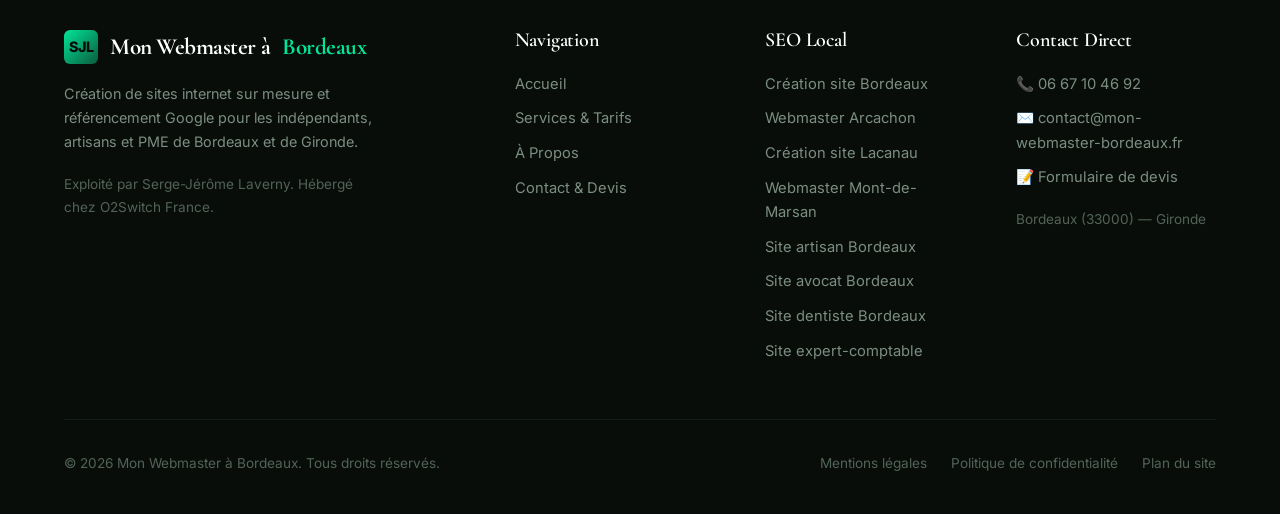
<file: creation-site-internet-bordeaux.html>
<!DOCTYPE html>
<html lang="fr">
<head>
  <meta charset="UTF-8">
  <meta name="viewport" content="width=device-width, initial-scale=1.0">
  <title>Création Site Internet Bordeaux dès 500 € | Site Web Vitrine & SEO</title>
  <meta name="description" content="Création de site internet à Bordeaux dès 500 € : site web vitrine sur mesure, refonte, web design et développement web optimisés pour Google. Prix, étapes et devis gratuit en Gironde.">
  <meta name="robots" content="index, follow">
  <link rel="canonical" href="https://www.mon-webmaster-bordeaux.fr/creation-site-internet-bordeaux.html">
  <link rel="icon" href="favicon.svg" type="image/svg+xml">
  <link rel="icon" href="favicon.ico" sizes="any">
  <link rel="apple-touch-icon" href="images/apple-touch-icon.png">

  <meta property="og:type" content="website">
  <meta property="og:title" content="Création Site Internet Bordeaux | Dès 500 € en 10 Jours">
  <meta property="og:description" content="Développez votre visibilité locale à Bordeaux et dans toute la Gironde avec un site vitrine ultra-performant et un interlocuteur unique.">
  <meta property="og:url" content="https://www.mon-webmaster-bordeaux.fr/creation-site-internet-bordeaux.html">
  <meta property="og:locale" content="fr_FR">
  <meta property="og:site_name" content="Mon Webmaster à Bordeaux">
  <meta property="og:image" content="https://www.mon-webmaster-bordeaux.fr/images/icon-512.png">
  <meta name="author" content="Serge-Jérôme Laverny">

  <link rel="stylesheet" href="css/style.css?v=5">

  <!-- Schema.org JSON-LD -->
  <script type="application/ld+json">
  {
    "@context": "https://schema.org",
    "@graph": [
      {
        "@type": "WebPage",
        "@id": "https://www.mon-webmaster-bordeaux.fr/creation-site-internet-bordeaux.html#webpage",
        "url": "https://www.mon-webmaster-bordeaux.fr/creation-site-internet-bordeaux.html",
        "name": "Création Site Internet Bordeaux dès 500 € | Site Web Vitrine & SEO",
        "inLanguage": "fr-FR",
        "dateModified": "2026-09-30",
        "about": {
          "@id": "https://www.mon-webmaster-bordeaux.fr/creation-site-internet-bordeaux.html#service"
        },
        "author": {
          "@type": "Person",
          "name": "Serge-Jérôme Laverny",
          "url": "https://www.mon-webmaster-bordeaux.fr/a-propos.html",
          "image": "https://www.mon-webmaster-bordeaux.fr/images/serge-jerome-laverny-webmaster-bordeaux.jpg"
        },
        "breadcrumb": {
          "@id": "https://www.mon-webmaster-bordeaux.fr/creation-site-internet-bordeaux.html#breadcrumb"
        }
      },
      {
        "@type": "BreadcrumbList",
        "@id": "https://www.mon-webmaster-bordeaux.fr/creation-site-internet-bordeaux.html#breadcrumb",
        "itemListElement": [
          {
            "@type": "ListItem",
            "position": 1,
            "name": "Accueil",
            "item": "https://www.mon-webmaster-bordeaux.fr/"
          },
          {
            "@type": "ListItem",
            "position": 2,
            "name": "Services",
            "item": "https://www.mon-webmaster-bordeaux.fr/services.html"
          },
          {
            "@type": "ListItem",
            "position": 3,
            "name": "Création de site internet à Bordeaux",
            "item": "https://www.mon-webmaster-bordeaux.fr/creation-site-internet-bordeaux.html"
          }
        ]
      },
      {
        "@type": "Service",
        "@id": "https://www.mon-webmaster-bordeaux.fr/creation-site-internet-bordeaux.html#service",
        "name": "Création de site internet à Bordeaux",
        "serviceType": "Création de site web",
        "description": "Création et refonte de sites internet vitrines sur mesure à Bordeaux et en Gironde : web design responsive, développement web HTML5/CSS3, référencement naturel local, mise en ligne en 10 jours ouvrés.",
        "provider": {
          "@id": "https://www.mon-webmaster-bordeaux.fr/#business"
        },
        "areaServed": [
          {
            "@type": "City",
            "name": "Bordeaux"
          },
          {
            "@type": "AdministrativeArea",
            "name": "Bordeaux Métropole"
          },
          {
            "@type": "AdministrativeArea",
            "name": "Gironde"
          }
        ],
        "offers": {
          "@type": "Offer",
          "price": "500",
          "priceCurrency": "EUR",
          "description": "Site vitrine de 5 à 7 pages, paiement unique en 2 fois"
        }
      },
      {
        "@type": "LocalBusiness",
        "name": "Mon Webmaster à Bordeaux",
        "url": "https://www.mon-webmaster-bordeaux.fr/",
        "telephone": "+33667104692",
        "email": "contact@mon-webmaster-bordeaux.fr",
        "priceRange": "500€ - 1500€",
        "address": {
          "@type": "PostalAddress",
          "addressLocality": "Bordeaux",
          "postalCode": "33000",
          "addressRegion": "Nouvelle-Aquitaine",
          "addressCountry": "FR"
        },
        "geo": {
          "@type": "GeoCoordinates",
          "latitude": 44.837789,
          "longitude": -0.57918
        },
        "areaServed": [
          "Bordeaux",
          "Centre-ville",
          "Triangle d'Or",
          "Quinconces",
          "Saint-Pierre",
          "Saint-Éloi",
          "Saint-Michel",
          "Capucins",
          "Victoire",
          "Chartrons",
          "Bacalan",
          "Bastide",
          "Caudéran",
          "Saint-Seurin",
          "Fondaudège",
          "Nansouty",
          "Saint-Genès",
          "Jardin Public",
          "Mériadeck",
          "Grand Parc",
          "Belcier",
          "Euratlantique",
          "Mérignac",
          "Pessac",
          "Talence",
          "Villenave-d'Ornon",
          "Bègles",
          "Cenon",
          "Lormont",
          "Floirac",
          "Gradignan",
          "Le Bouscat",
          "Bruges",
          "Eysines",
          "Saint-Médard-en-Jalles",
          "Blanquefort",
          "Artigues-près-Bordeaux",
          "Le Haillan",
          "Libourne",
          "Arcachon",
          "Langon"
        ],
        "@id": "https://www.mon-webmaster-bordeaux.fr/#business"
      },
      {
        "@type": "FAQPage",
        "mainEntity": [
          {
            "@type": "Question",
            "name": "Combien coûte la création d'un site internet professionnel à Bordeaux ?",
            "acceptedAnswer": {
              "@type": "Answer",
              "text": "Chez Mon Webmaster à Bordeaux, le tarif forfaitaire est de 500 € net (payable en 2 fois) pour un site vitrine professionnel complet et responsive de 5 à 7 pages. Aucun frais mensuel obligatoire n'est imposé. En agence web bordelaise, comptez généralement entre 1 500 € et 4 500 € HT."
            }
          },
          {
            "@type": "Question",
            "name": "Travaillez-vous sur toute la métropole bordelaise et la Gironde ?",
            "acceptedAnswer": {
              "@type": "Answer",
              "text": "Absolument. J'interviens auprès des professionnels situés dans tous les quartiers de Bordeaux (Chartrons, Bastide, Caudéran, Saint-Pierre, Victoire...) ainsi que sur Mérignac, Pessac, Talence, Bègles, le Bassin d'Arcachon et le Libournais."
            }
          },
          {
            "@type": "Question",
            "name": "Pourquoi choisir du HTML/CSS pur plutôt qu'un modèle WordPress ?",
            "acceptedAnswer": {
              "@type": "Answer",
              "text": "Le HTML/CSS pur garantit un score Google PageSpeed maximal (100/100), une sécurité absolue (aucune faille de plugin) et une durabilité exceptionnelle sans nécessiter de maintenance technique coûteuse."
            }
          },
          {
            "@type": "Question",
            "name": "Quel est le délai moyen de mise en ligne ?",
            "acceptedAnswer": {
              "@type": "Answer",
              "text": "Votre site internet est livré et mis en ligne en 10 jours ouvrés à partir de la réception de vos informations et contenus."
            }
          },
          {
            "@type": "Question",
            "name": "Proposez-vous la refonte d'un site internet existant ?",
            "acceptedAnswer": {
              "@type": "Answer",
              "text": "Oui. La refonte d'un site vieillissant, lent ou mal référencé suit la même méthode qu'une création : audit de l'existant, reprise des contenus utiles, nouveau web design, puis redirections 301 des anciennes adresses pour conserver votre référencement Google."
            }
          },
          {
            "@type": "Question",
            "name": "Mon site sera-t-il visible sur Google à Bordeaux ?",
            "acceptedAnswer": {
              "@type": "Answer",
              "text": "Chaque site est livré avec des bases de référencement local solides : mots-clés géolocalisés dans les titres et les textes, balisage Schema.org LocalBusiness, intégration Google Maps et déclaration dans Google Search Console. Pour viser les premières positions sur des requêtes concurrentielles, le suivi SEO local à 100 €/mois, sans engagement, prolonge ce travail."
            }
          },
          {
            "@type": "Question",
            "name": "Vaut-il mieux créer un site internet gratuit ou faire appel à un professionnel ?",
            "acceptedAnswer": {
              "@type": "Answer",
              "text": "Un créateur de site gratuit permet de démarrer seul, mais le site reste hébergé chez la plateforme, avec un abonnement pour obtenir votre propre nom de domaine, et il est difficile à positionner face aux concurrents bordelais. Un site conçu par un professionnel vous appartient, se charge plus vite et est structuré dès le départ pour Google."
            }
          },
          {
            "@type": "Question",
            "name": "Comment obtenir un devis pour la création de mon site internet ?",
            "acceptedAnswer": {
              "@type": "Answer",
              "text": "Remplissez le formulaire de devis ou appelez le 06 67 10 46 92. Je réponds sous 24 heures avec une estimation claire et sans engagement."
            }
          }
        ]
      }
    ]
  }
  </script>
</head>
<body>

  <!-- Navigation -->
  <header class="header-nav" role="banner">
    <div class="nav-container">
      <a href="index.html" class="nav-logo" aria-label="Mon Webmaster à Bordeaux - Accueil">
        <div class="nav-logo-icon">SJL</div>
        Mon Webmaster à <span>Bordeaux</span>
      </a>

      <nav class="nav-menu" role="navigation" aria-label="Menu principal">
        <a href="index.html" class="nav-link">Accueil</a>
        
        <div class="nav-dropdown">
          <button type="button" class="nav-dropdown-btn" aria-haspopup="true" aria-expanded="false">
            Services
            <svg viewBox="0 0 24 24" fill="none" stroke="currentColor" stroke-width="2" stroke-linecap="round" stroke-linejoin="round"><polyline points="6 9 12 15 18 9"></polyline></svg>
          </button>
          <div class="dropdown-content">
            <a href="services.html" class="dropdown-link">Tous les services</a>
            <div class="dropdown-divider"></div>
            <a href="creation-site-internet-bordeaux.html" class="dropdown-link active" aria-current="page">Création de site internet à Bordeaux</a>
            <a href="creation-site-internet-artisan.html" class="dropdown-link">Site internet pour artisan</a>
            <a href="creation-site-internet-avocat.html" class="dropdown-link">Site internet pour avocat</a>
            <a href="creation-site-internet-dentiste.html" class="dropdown-link">Site internet pour dentiste</a>
            <a href="creation-site-internet-expert-comptable.html" class="dropdown-link">Site internet pour expert-comptable</a>
          </div>
        </div>

        <a href="a-propos.html" class="nav-link">À Propos</a>
        <a href="contact.html" class="nav-link">Contact</a>
      </nav>

      <div class="nav-actions">
        <a href="tel:0667104692" class="nav-phone" aria-label="Téléphoner au 06 67 10 46 92">
          <svg width="18" height="18" viewBox="0 0 24 24" fill="none" stroke="currentColor" stroke-width="2" stroke-linecap="round" stroke-linejoin="round"><path d="M22 16.92v3a2 2 0 0 1-2.18 2 19.79 19.79 0 0 1-8.63-3.07 19.5 19.5 0 0 1-6-6 19.79 19.79 0 0 1-3.07-8.67A2 2 0 0 1 4.11 2h3a2 2 0 0 1 2 1.72 12.84 12.84 0 0 0 .7 2.81 2 2 0 0 1-.45 2.11L8.09 9.91a16 16 0 0 0 6 6l1.27-1.27a2 2 0 0 1 2.11-.45 12.84 12.84 0 0 0 2.81.7A2 2 0 0 1 22 16.92z"></path></svg>
          06 67 10 46 92
        </a>
        <a href="contact.html" class="btn btn-primary btn-sm">Devis Express</a>
        <button class="nav-toggle" id="nav-toggle" aria-label="Ouvrir le menu mobile" aria-expanded="false" aria-controls="mobile-menu">
          <svg viewBox="0 0 24 24" fill="none" stroke="currentColor" stroke-width="2" stroke-linecap="round" stroke-linejoin="round"><line x1="3" y1="12" x2="21" y2="12"></line><line x1="3" y1="6" x2="21" y2="6"></line><line x1="3" y1="18" x2="21" y2="18"></line></svg>
        </button>
      </div>
    </div>
  </header>

  <!-- Mobile Menu -->
  <div class="mobile-menu" id="mobile-menu" role="dialog" aria-modal="true" aria-label="Menu de navigation mobile">
    <div class="mobile-nav-list">
      <a href="index.html" class="mobile-nav-link">Accueil</a>
      <a href="services.html" class="mobile-nav-link">Services</a>
      <a href="creation-site-internet-bordeaux.html" class="mobile-nav-sublink active" aria-current="page">↳ Création site internet Bordeaux</a>
      <a href="creation-site-internet-artisan.html" class="mobile-nav-sublink">↳ Site artisan</a>
      <a href="creation-site-internet-avocat.html" class="mobile-nav-sublink">↳ Site avocat</a>
      <a href="creation-site-internet-dentiste.html" class="mobile-nav-sublink">↳ Site dentiste</a>
      <a href="creation-site-internet-expert-comptable.html" class="mobile-nav-sublink">↳ Site expert-comptable</a>
      <a href="a-propos.html" class="mobile-nav-link">À Propos</a>
      <a href="contact.html" class="mobile-nav-link">Contact</a>
      <div style="margin-top: 1.5rem;">
        <a href="contact.html" class="btn btn-primary" style="width: 100%;">Lancer mon projet</a>
      </div>
    </div>
  </div>

  <main id="main-content">
    
    <!-- Hero HUB -->
    <section class="hero" aria-label="Présentation Hub Bordeaux">
      <div class="container">
        <div class="hero-split">
        <div class="hero-content">
          <div class="eyebrow">
            <span class="badge-dot"></span>
            Création de site internet à Bordeaux
          </div>
          <h1>Création de site internet à Bordeaux, à partir de 500 €</h1>
          <p class="hero-lead">
            Site vitrine sur mesure, refonte de site web, web design et développement web : bénéficiez d'un site internet professionnel optimisé pour capter des clients dans tous les quartiers de Bordeaux, sa métropole et la Gironde.
          </p>
          <div class="rating-block">
            <a href="#avis" class="rating-badge" aria-label="Note de 4,9 sur 5 sur 47 avis Google : voir les avis clients">
              <span class="stars" aria-hidden="true"><svg viewBox="0 0 24 24" aria-hidden="true"><path d="M12 2l3.09 6.26L22 9.27l-5 4.87 1.18 6.88L12 17.77l-6.18 3.25L7 14.14 2 9.27l6.91-1.01L12 2z"/></svg><svg viewBox="0 0 24 24" aria-hidden="true"><path d="M12 2l3.09 6.26L22 9.27l-5 4.87 1.18 6.88L12 17.77l-6.18 3.25L7 14.14 2 9.27l6.91-1.01L12 2z"/></svg><svg viewBox="0 0 24 24" aria-hidden="true"><path d="M12 2l3.09 6.26L22 9.27l-5 4.87 1.18 6.88L12 17.77l-6.18 3.25L7 14.14 2 9.27l6.91-1.01L12 2z"/></svg><svg viewBox="0 0 24 24" aria-hidden="true"><path d="M12 2l3.09 6.26L22 9.27l-5 4.87 1.18 6.88L12 17.77l-6.18 3.25L7 14.14 2 9.27l6.91-1.01L12 2z"/></svg><svg viewBox="0 0 24 24" aria-hidden="true"><path d="M12 2l3.09 6.26L22 9.27l-5 4.87 1.18 6.88L12 17.77l-6.18 3.25L7 14.14 2 9.27l6.91-1.01L12 2z"/></svg></span>
              <span class="rating-score"><strong>4,9 / 5</strong> · 47 avis Google</span>
            </a>
            <p class="rating-note">Note de ma fiche Google de l'activité <a href="https://share.google/SjonBLJq5cwm2fowu" target="_blank" rel="noopener">Graphiste CC</a>, mon autre marque</p>
          </div>

          <div class="btn-group" style="justify-content: center;">
            <a href="contact.html" class="btn btn-primary btn-lg">Demander mon devis à 500 €</a>
            <a href="tel:0667104692" class="btn btn-secondary btn-lg">06 67 10 46 92</a>
          </div>

        </div>
          <figure class="hero-portrait">
            <picture>
              <source srcset="images/serge-jerome-laverny-webmaster-bordeaux.webp" type="image/webp">
              <img src="images/serge-jerome-laverny-webmaster-bordeaux.jpg" alt="Serge-Jérôme Laverny, webmaster freelance à Bordeaux" width="600" height="750" fetchpriority="high">
            </picture>
            <figcaption>
              <strong>Serge-Jérôme Laverny</strong>
              <span>Votre webmaster · 25 ans d'expérience</span>
            </figcaption>
          </figure>
        </div>
      </div>
    </section>

    <!-- Strip tarif -->
    <aside class="pricing-strip">
      <div class="container">
        <div class="pricing-strip-grid">
          <div class="strip-item">
            <div class="strip-number">500 €</div>
            <div class="strip-text">
              <strong>Site Vitrine Complet</strong>
              Paiement unique, aucun abonnement
            </div>
          </div>
          <div class="strip-item">
            <div class="strip-number">100 €</div>
            <div class="strip-text">
              <strong>Référencement / Mois</strong>
              Positionnement local Bordeaux & Gironde
            </div>
          </div>
          <div class="strip-item">
            <div class="strip-number">10 Jours</div>
            <div class="strip-text">
              <strong>Livraison garantie</strong>
              Mise en production rapide et soignée
            </div>
          </div>
          <div class="strip-item">
            <div class="strip-number">100%</div>
            <div class="strip-text">
              <strong>Propriétaire du code</strong>
              Hébergé chez O2Switch France
            </div>
          </div>
        </div>
      </div>
    </aside>

    <!-- Réponse courte + introduction -->
    <section class="section section-white" aria-labelledby="intro-title">
      <div class="container">
        <div class="header-center">
          <div class="eyebrow">L'Essentiel</div>
          <h2 id="intro-title">Création de site internet à Bordeaux : ce qu'il faut savoir</h2>
        </div>

        <div class="answer-box">
          <p class="answer-box-label">En bref</p>
          <p>
            La <strong>création d'un site internet à Bordeaux</strong> coûte en général entre 1 500 € et 4 500 € HT en agence web. En passant par un webmaster freelance comme Serge-Jérôme Laverny, un site vitrine professionnel de 5 à 7 pages, responsive, sécurisé et optimisé pour le référencement Google local, coûte <strong>500 € net</strong> (payable en 2 fois) et il est mis en ligne en <strong>10 jours ouvrés</strong>.
          </p>
        </div>

        <div class="prose">
          <p>
            À Bordeaux, la concurrence en ligne est forte : chaque jour, des milliers d'habitants de la métropole cherchent un artisan, un cabinet, un commerce ou un consultant sur Google, souvent depuis leur smartphone. Un <strong>site web à Bordeaux</strong> n'est donc plus une simple carte de visite : c'est l'outil qui transforme ces recherches locales en appels, en demandes de devis et en rendez-vous.
          </p>
          <p>
            La <strong>création de site web à Bordeaux</strong> que je propose repose sur trois principes : un web design sobre qui inspire confiance, un développement web en code pur (HTML5/CSS3) qui charge instantanément, et une rédaction pensée dès le départ pour le référencement naturel sur Bordeaux, sa métropole et la Gironde.
          </p>
        </div>
      </div>
    </section>

    <!-- Types de sites -->
    <section class="section section-light" aria-labelledby="types-title">
      <div class="container">
        <div class="header-center">
          <div class="eyebrow">Types de Projets</div>
          <h2 id="types-title">Quel site internet pour votre entreprise bordelaise ?</h2>
          <p class="lead">Chaque projet de site web part de votre objectif : être trouvé, rassurer, puis être contacté.</p>
        </div>

        <div class="grid-3">
          <article class="card card-white">
            <h3 class="card-title">Site vitrine professionnel</h3>
            <p class="card-desc">Le format idéal pour les indépendants, artisans, professions libérales et TPE : présentation de l'entreprise, pages services, réalisations, zone d'intervention et formulaire de contact. De 5 à 7 pages, pour 500 € net.</p>
          </article>
          <article class="card card-white">
            <h3 class="card-title">Refonte de site internet</h3>
            <p class="card-desc">Votre site actuel est lent, daté, mal affiché sur mobile ou absent de Google ? La refonte reprend vos contenus utiles, modernise le design et met en place les redirections 301 pour ne pas perdre votre référencement.</p>
          </article>
          <article class="card card-white">
            <h3 class="card-title">Site internet par métier</h3>
            <p class="card-desc">Un site conçu selon les codes de votre profession : réalisations pour les artisans, déontologie pour les avocats, règles ordinales pour les dentistes, missions de conseil pour les experts-comptables.</p>
          </article>
        </div>
      </div>
    </section>

    <!-- Contenu du forfait -->
    <section class="section section-white" aria-labelledby="included-title">
      <div class="container">
        <div class="header-center">
          <div class="eyebrow">Forfait 500 €</div>
          <h2 id="included-title">Ce que comprend la création de votre site web à Bordeaux</h2>
          <p class="lead">Un forfait clé en main, sans option cachée ni abonnement obligatoire.</p>
        </div>

        <div class="grid-2">
          <div>
            <h3 class="card-title">Web design & développement web</h3>
            <ul class="feature-list">
              <li class="feature-item">
                <svg viewBox="0 0 24 24" fill="none" stroke="currentColor" stroke-width="2"><polyline points="20 6 9 17 4 12"></polyline></svg>
                <span>Conception sur mesure : arborescence complète, jusqu'à 5 à 7 pages</span>
              </li>
              <li class="feature-item">
                <svg viewBox="0 0 24 24" fill="none" stroke="currentColor" stroke-width="2"><polyline points="20 6 9 17 4 12"></polyline></svg>
                <span>Web design responsive, pensé d'abord pour le mobile</span>
              </li>
              <li class="feature-item">
                <svg viewBox="0 0 24 24" fill="none" stroke="currentColor" stroke-width="2"><polyline points="20 6 9 17 4 12"></polyline></svg>
                <span>Développement web en HTML5/CSS3 pur, score Google PageSpeed 100/100</span>
              </li>
              <li class="feature-item">
                <svg viewBox="0 0 24 24" fill="none" stroke="currentColor" stroke-width="2"><polyline points="20 6 9 17 4 12"></polyline></svg>
                <span>Formulaire de contact PHP sécurisé, relié à votre boîte mail</span>
              </li>
            </ul>
          </div>
          <div>
            <h3 class="card-title">Référencement & conformité</h3>
            <ul class="feature-list">
              <li class="feature-item">
                <svg viewBox="0 0 24 24" fill="none" stroke="currentColor" stroke-width="2"><polyline points="20 6 9 17 4 12"></polyline></svg>
                <span>Balises title, meta description et titres optimisés sur vos mots-clés locaux</span>
              </li>
              <li class="feature-item">
                <svg viewBox="0 0 24 24" fill="none" stroke="currentColor" stroke-width="2"><polyline points="20 6 9 17 4 12"></polyline></svg>
                <span>Balisage Schema.org LocalBusiness et intégration Google Maps</span>
              </li>
              <li class="feature-item">
                <svg viewBox="0 0 24 24" fill="none" stroke="currentColor" stroke-width="2"><polyline points="20 6 9 17 4 12"></polyline></svg>
                <span>Mentions légales, politique de confidentialité et bandeau cookies RGPD</span>
              </li>
              <li class="feature-item">
                <svg viewBox="0 0 24 24" fill="none" stroke="currentColor" stroke-width="2"><polyline points="20 6 9 17 4 12"></polyline></svg>
                <span>Code, nom de domaine et hébergement O2Switch à votre nom, à 100 %</span>
              </li>
            </ul>
          </div>
        </div>

        <p class="text-center" style="margin-top: 2rem;">
          <a href="services.html" class="inline-link">Voir le détail des services et tarifs</a>
        </p>
      </div>
    </section>

    <!-- Prix -->
    <section class="section section-light" aria-labelledby="price-title">
      <div class="container">
        <div class="header-center">
          <div class="eyebrow">Prix & Devis</div>
          <h2 id="price-title">Quel prix pour un site internet à Bordeaux ?</h2>
          <p class="lead">Le prix d'un site internet dépend surtout du prestataire choisi. Voici les ordres de grandeur pour un site vitrine.</p>
        </div>

        <div class="comparison-wrapper">
          <table class="comparison-table">
            <caption class="visually-hidden">Prix d'un site internet vitrine à Bordeaux selon le prestataire</caption>
            <thead>
              <tr>
                <th scope="col">Prestataire</th>
                <th scope="col">Prix d'un site vitrine</th>
                <th scope="col">Délai</th>
                <th scope="col">Référencement local</th>
              </tr>
            </thead>
            <tbody>
              <tr>
                <th scope="row" class="highlight">Mon Webmaster à Bordeaux</th>
                <td class="highlight">500 € net, forfait unique</td>
                <td class="highlight">10 jours ouvrés</td>
                <td class="highlight">Intégré dès la conception, suivi à 100 €/mois en option</td>
              </tr>
              <tr>
                <th scope="row">Agence web bordelaise</th>
                <td>1 500 € à 4 500 € HT</td>
                <td>6 à 12 semaines</td>
                <td>Souvent facturé en supplément</td>
              </tr>
              <tr>
                <th scope="row">Créateur de site gratuit</th>
                <td>Gratuit, puis abonnement mensuel</td>
                <td>Selon votre temps disponible</td>
                <td>À votre charge</td>
              </tr>
            </tbody>
          </table>
        </div>

        <p class="text-center" style="margin-top: 2rem;">
          <a href="contact.html" class="btn btn-primary">Demander un devis pour mon site internet</a>
        </p>
      </div>
    </section>

    <!-- Étapes -->
    <section class="section section-dark" aria-labelledby="steps-title">
      <div class="container">
        <div class="header-center">
          <div class="eyebrow">Déroulement</div>
          <h2 id="steps-title">Les étapes de la création de votre site internet</h2>
          <p class="lead">De la demande de devis à la mise en ligne, un seul interlocuteur et un calendrier tenu.</p>
        </div>

        <ol class="grid-4 steps-list">
          <li class="step-card">
            <span class="step-num">01</span>
            <h3 class="card-title">Devis & cahier des charges</h3>
            <p class="card-desc">Un échange à Bordeaux, par téléphone ou en visio pour cerner votre activité, vos clients et les recherches qu'ils font sur Google.</p>
          </li>
          <li class="step-card">
            <span class="step-num">02</span>
            <h3 class="card-title">Arborescence & maquette</h3>
            <p class="card-desc">Choix des pages et des mots-clés locaux, puis maquette de web design validée avec vous avant tout développement.</p>
          </li>
          <li class="step-card">
            <span class="step-num">03</span>
            <h3 class="card-title">Développement & contenus</h3>
            <p class="card-desc">Intégration HTML5/CSS3, rédaction optimisée pour le référencement, formulaire, pages légales et tests sur mobile.</p>
          </li>
          <li class="step-card">
            <span class="step-num">04</span>
            <h3 class="card-title">Mise en ligne</h3>
            <p class="card-desc">Déploiement sur votre hébergement O2Switch, HTTPS, déclaration dans Google Search Console et lien avec votre fiche Google Business Profile.</p>
          </li>
        </ol>
      </div>
    </section>

    <!-- Avis clients Google -->
    <section class="section section-light" id="avis" aria-labelledby="reviews-title">
      <div class="container">
        <div class="header-center">
          <div class="eyebrow">Avis Clients</div>
          <h2 id="reviews-title">Ils m’ont confié la création de leur site internet</h2>
          <p class="lead">Note de <strong>4,9 / 5</strong> sur <strong>47 avis</strong> publiés sur la fiche Google de Graphiste CC, mon autre marque de création web et graphique. Extraits reproduits sans modification.</p>
        </div>

        <div class="grid-3 reviews-grid">
          <figure class="card card-white review-card">
            <span class="stars" aria-hidden="true"><svg viewBox="0 0 24 24" aria-hidden="true"><path d="M12 2l3.09 6.26L22 9.27l-5 4.87 1.18 6.88L12 17.77l-6.18 3.25L7 14.14 2 9.27l6.91-1.01L12 2z"/></svg><svg viewBox="0 0 24 24" aria-hidden="true"><path d="M12 2l3.09 6.26L22 9.27l-5 4.87 1.18 6.88L12 17.77l-6.18 3.25L7 14.14 2 9.27l6.91-1.01L12 2z"/></svg><svg viewBox="0 0 24 24" aria-hidden="true"><path d="M12 2l3.09 6.26L22 9.27l-5 4.87 1.18 6.88L12 17.77l-6.18 3.25L7 14.14 2 9.27l6.91-1.01L12 2z"/></svg><svg viewBox="0 0 24 24" aria-hidden="true"><path d="M12 2l3.09 6.26L22 9.27l-5 4.87 1.18 6.88L12 17.77l-6.18 3.25L7 14.14 2 9.27l6.91-1.01L12 2z"/></svg><svg viewBox="0 0 24 24" aria-hidden="true"><path d="M12 2l3.09 6.26L22 9.27l-5 4.87 1.18 6.88L12 17.77l-6.18 3.25L7 14.14 2 9.27l6.91-1.01L12 2z"/></svg></span>
            <blockquote class="review-text">
              <p>« Un excellent professionnel ! Il a fait preuve d’un grand professionnalisme tout au long du projet. Il a su comprendre mes besoins rapidement et proposer des solutions efficaces et modernes. Très réactif, il répond aux messages sans délai et apporte toujours des conseils pertinents pour améliorer le site. Le résultat final est à la hauteur de mes attentes : un site web à la fois esthétique, fonctionnel et parfaitement optimisé. »</p>
            </blockquote>
            <figcaption class="review-author">
              <strong>Boris D.</strong>
              <span>Client, création de site web · Avis Google 5/5</span>
            </figcaption>
          </figure>
          <figure class="card card-white review-card">
            <span class="stars" aria-hidden="true"><svg viewBox="0 0 24 24" aria-hidden="true"><path d="M12 2l3.09 6.26L22 9.27l-5 4.87 1.18 6.88L12 17.77l-6.18 3.25L7 14.14 2 9.27l6.91-1.01L12 2z"/></svg><svg viewBox="0 0 24 24" aria-hidden="true"><path d="M12 2l3.09 6.26L22 9.27l-5 4.87 1.18 6.88L12 17.77l-6.18 3.25L7 14.14 2 9.27l6.91-1.01L12 2z"/></svg><svg viewBox="0 0 24 24" aria-hidden="true"><path d="M12 2l3.09 6.26L22 9.27l-5 4.87 1.18 6.88L12 17.77l-6.18 3.25L7 14.14 2 9.27l6.91-1.01L12 2z"/></svg><svg viewBox="0 0 24 24" aria-hidden="true"><path d="M12 2l3.09 6.26L22 9.27l-5 4.87 1.18 6.88L12 17.77l-6.18 3.25L7 14.14 2 9.27l6.91-1.01L12 2z"/></svg><svg viewBox="0 0 24 24" aria-hidden="true"><path d="M12 2l3.09 6.26L22 9.27l-5 4.87 1.18 6.88L12 17.77l-6.18 3.25L7 14.14 2 9.27l6.91-1.01L12 2z"/></svg></span>
            <blockquote class="review-text">
              <p>« […] Un grand merci à Serge pour son savoir-faire, ses précieux conseils, sa gentillesse, sa générosité, une rencontre rare. Serge nous a accompagné dans notre projet de A à Z avec beaucoup d’expérience. Il a réussi à transformer notre projet en un site Internet extraordinaire. […] Je recommande à 100 % Serge et sa société qui vous délivrera un service 5 étoiles. »</p>
            </blockquote>
            <figcaption class="review-author">
              <strong>François Bogillot</strong>
              <span>CEO Excelljets · Avis Google 5/5</span>
            </figcaption>
          </figure>
          <figure class="card card-white review-card">
            <span class="stars" aria-hidden="true"><svg viewBox="0 0 24 24" aria-hidden="true"><path d="M12 2l3.09 6.26L22 9.27l-5 4.87 1.18 6.88L12 17.77l-6.18 3.25L7 14.14 2 9.27l6.91-1.01L12 2z"/></svg><svg viewBox="0 0 24 24" aria-hidden="true"><path d="M12 2l3.09 6.26L22 9.27l-5 4.87 1.18 6.88L12 17.77l-6.18 3.25L7 14.14 2 9.27l6.91-1.01L12 2z"/></svg><svg viewBox="0 0 24 24" aria-hidden="true"><path d="M12 2l3.09 6.26L22 9.27l-5 4.87 1.18 6.88L12 17.77l-6.18 3.25L7 14.14 2 9.27l6.91-1.01L12 2z"/></svg><svg viewBox="0 0 24 24" aria-hidden="true"><path d="M12 2l3.09 6.26L22 9.27l-5 4.87 1.18 6.88L12 17.77l-6.18 3.25L7 14.14 2 9.27l6.91-1.01L12 2z"/></svg><svg viewBox="0 0 24 24" aria-hidden="true"><path d="M12 2l3.09 6.26L22 9.27l-5 4.87 1.18 6.88L12 17.77l-6.18 3.25L7 14.14 2 9.27l6.91-1.01L12 2z"/></svg></span>
            <blockquote class="review-text">
              <p>« Jérôme fait un très bon travail il a créé mon site et s'occupe de mon référencement. Très à l'écoute et efficace je le recommande les yeux fermés »</p>
            </blockquote>
            <figcaption class="review-author">
              <strong>Alisson M.</strong>
              <span>Cliente, site internet et référencement · Avis Google 5/5</span>
            </figcaption>
          </figure>
        </div>

        <div class="btn-group" style="justify-content: center; margin-top: 2.5rem;">
          <a href="contact.html" class="btn btn-primary btn-lg">Demander mon devis gratuit</a>
          <a href="https://share.google/SjonBLJq5cwm2fowu" class="btn btn-outline-dark btn-lg" target="_blank" rel="noopener">Voir les 47 avis sur Google</a>
        </div>
      </div>
    </section>

    <!-- Section Tous les Secteurs -->
    <section class="section section-white">
      <div class="container">
        <div class="header-center">
          <div class="eyebrow">Secteurs & Métiers</div>
          <h2>Des sites web spécialisés pour les professionnels de Gironde</h2>
          <p class="lead">Découvrez les approches sur mesure élaborées pour votre domaine d'activité.</p>
        </div>

        <div class="grid-2">
          <!-- Carte 1 -->
          <article class="card card-white">
            <div class="card-icon">
              <svg viewBox="0 0 24 24" fill="none" stroke="currentColor" stroke-width="2"><path d="M14.7 6.3a1 1 0 0 0 0 1.4l1.6 1.6a1 1 0 0 0 1.4 0l3.77-3.77a6 6 0 0 1-7.94 7.94l-6.91 6.91a2.12 2.12 0 0 1-3-3l6.91-6.91a6 6 0 0 1 7.94-7.94l-3.76 3.76z"></path></svg>
            </div>
            <h3 class="card-title">Site internet pour Artisan & BTP</h3>
            <p class="card-desc">
              Couvreurs, électriciens, plombiers, peintres ou menuisiers : présentez vos chantiers bordelais en photos, affichez vos assurances décennales et recevez des appels directs de clients locaux.
            </p>
            <a href="creation-site-internet-artisan.html" class="card-link">Voir la solution pour artisan →</a>
          </article>

          <!-- Carte 2 -->
          <article class="card card-white">
            <div class="card-icon">
              <svg viewBox="0 0 24 24" fill="none" stroke="currentColor" stroke-width="2"><path d="M12 2v20M17 5H9.5a3.5 3.5 0 0 0 0 7h5a3.5 3.5 0 0 1 0 7H6"></path></svg>
            </div>
            <h3 class="card-title">Site internet pour Avocat</h3>
            <p class="card-desc">
              Conçu dans le strict respect de la déontologie du Barreau de Bordeaux (CNB) : valorisez vos domaines d’intervention (droit des affaires, droit de la famille, droit du travail) et facilitez la prise de contact.
            </p>
            <a href="creation-site-internet-avocat.html" class="card-link">Voir la solution pour avocat →</a>
          </article>

          <!-- Carte 3 -->
          <article class="card card-white">
            <div class="card-icon">
              <svg viewBox="0 0 24 24" fill="none" stroke="currentColor" stroke-width="2"><path d="M22 12h-4l-3 9L9 3l-3 9H2"></path></svg>
            </div>
            <h3 class="card-title">Site internet pour Chirurgien-Dentiste</h3>
            <p class="card-desc">
              Présentation soignée de votre cabinet dentaire, informations d'accès, équipements de pointe et règles ordinales (Ordre National des Chirurgiens-Dentistes).
            </p>
            <a href="creation-site-internet-dentiste.html" class="card-link">Voir la solution pour dentiste →</a>
          </article>

          <!-- Carte 4 -->
          <article class="card card-white">
            <div class="card-icon">
              <svg viewBox="0 0 24 24" fill="none" stroke="currentColor" stroke-width="2"><line x1="18" y1="20" x2="18" y2="10"></line><line x1="12" y1="20" x2="12" y2="4"></line><line x1="6" y1="20" x2="6" y2="14"></line></svg>
            </div>
            <h3 class="card-title">Site internet pour Expert-Comptable</h3>
            <p class="card-desc">
              Une vitrine d'autorité pour mettre en lumière vos missions de tenue comptable, conseil fiscal, social et accompagnement des créateurs d'entreprise en Gironde.
            </p>
            <a href="creation-site-internet-expert-comptable.html" class="card-link">Voir la solution pour expert-comptable →</a>
          </article>
        </div>

        <div style="margin-top: 2.5rem; text-align: center; color: var(--gray-600); font-size: 1.05rem;">
          <p>
            <em>Et bien d'autres secteurs d'activité :</em> commerçants de proximité, consultants indépendants, architectes, agents immobiliers, ostéopathes, restaurateurs et créateurs d'entreprises à Bordeaux.
          </p>
        </div>
      </div>
    </section>

    <!-- Section Territoire & Entités Nommées Géographiques -->
    <section class="section section-dark" aria-labelledby="territory-title">
      <div class="container">
        <div class="header-center">
          <div class="eyebrow">Ancrage Territorial</div>
          <h2 id="territory-title">Un référencement ciblé sur Bordeaux et toute la Gironde</h2>
          <p class="lead">Votre site est structuré sémantiquement pour capter des recherches géolocalisées précises dans votre bassin de chalandise.</p>
        </div>

        <div class="grid-2">
          <!-- Quartiers de Bordeaux -->
          <div class="geo-block">
            <h3 class="geo-title">
              <svg width="20" height="20" viewBox="0 0 24 24" fill="none" stroke="currentColor" stroke-width="2"><path d="M21 10c0 7-9 13-9 13s-9-6-9-13a9 9 0 0 1 18 0z"></path><circle cx="12" cy="10" r="3"></circle></svg>
              Quartiers de Bordeaux intra-muros
            </h3>
            <div class="tag-cloud">
              <span class="tag">Centre-ville</span>
              <span class="tag">Triangle d'Or</span>
              <span class="tag">Quinconces</span>
              <span class="tag">Saint-Pierre</span>
              <span class="tag">Saint-Éloi</span>
              <span class="tag">Saint-Michel</span>
              <span class="tag">Capucins</span>
              <span class="tag">Victoire</span>
              <span class="tag">Chartrons</span>
              <span class="tag">Bacalan</span>
              <span class="tag">La Bastide</span>
              <span class="tag">Caudéran</span>
              <span class="tag">Saint-Seurin</span>
              <span class="tag">Fondaudège</span>
              <span class="tag">Nansouty</span>
              <span class="tag">Saint-Genès</span>
              <span class="tag">Jardin Public</span>
              <span class="tag">Mériadeck</span>
              <span class="tag">Grand Parc</span>
              <span class="tag">Belcier</span>
              <span class="tag">Euratlantique</span>
              <span class="tag">Sainte-Croix</span>
            </div>
          </div>

          <!-- Communes de Bordeaux Métropole & Gironde -->
          <div class="geo-block">
            <h3 class="geo-title">
              <svg width="20" height="20" viewBox="0 0 24 24" fill="none" stroke="currentColor" stroke-width="2"><circle cx="12" cy="12" r="10"></circle><polyline points="12 6 12 12 16 14"></polyline></svg>
              Bordeaux Métropole & Gironde (33)
            </h3>
            <div class="tag-cloud">
              <span class="tag">Mérignac</span>
              <span class="tag">Pessac</span>
              <span class="tag">Talence</span>
              <span class="tag">Villenave-d'Ornon</span>
              <span class="tag">Bègles</span>
              <span class="tag">Cenon</span>
              <span class="tag">Lormont</span>
              <span class="tag">Floirac</span>
              <span class="tag">Gradignan</span>
              <span class="tag">Le Bouscat</span>
              <span class="tag">Bruges</span>
              <span class="tag">Eysines</span>
              <span class="tag">Saint-Médard-en-Jalles</span>
              <span class="tag">Blanquefort</span>
              <span class="tag">Artigues-près-Bordeaux</span>
              <span class="tag">Le Haillan</span>
              <span class="tag">Parempuyre</span>
              <span class="tag">Ambarès-et-Lagrave</span>
              <span class="tag">Libourne</span>
              <a href="webmaster-arcachon.html" class="tag">Arcachon</a>
              <span class="tag">Gujan-Mestras</span>
              <span class="tag">La Teste-de-Buch</span>
              <span class="tag">Andernos-les-Bains</span>
              <span class="tag">Langon</span>
              <a href="creation-site-internet-lacanau.html" class="tag">Lacanau</a>
              <a href="webmaster-mont-de-marsan.html" class="tag">Mont-de-Marsan (40)</a>
            </div>
          </div>
        </div>
      </div>
    </section>

    <!-- Pourquoi un freelance local à Bordeaux -->
    <section class="section section-white">
      <div class="container">
        <div class="header-center">
          <div class="eyebrow">Les Plus Freelance</div>
          <h2>Pourquoi faire appel à un webmaster indépendant à Bordeaux ?</h2>
        </div>

        <div class="grid-3">
          <div class="card card-light">
            <div class="card-icon">
              <svg viewBox="0 0 24 24" fill="none" stroke="currentColor" stroke-width="2"><path d="M17 21v-2a4 4 0 0 0-4-4H5a4 4 0 0 0-4 4v2"></path><circle cx="9" cy="7" r="4"></circle><path d="M23 21v-2a4 4 0 0 0-3-3.87"></path><path d="M16 3.13a4 4 0 0 1 0 7.75"></path></svg>
            </div>
            <h3 class="card-title">Relation humaine et directe</h3>
            <p class="card-desc">Pas de filtres administratifs. Vous dialoguez directement avec Serge-Jérôme Laverny, qui analyse personnellement votre marché et vos besoins.</p>
          </div>

          <div class="card card-light">
            <div class="card-icon">
              <svg viewBox="0 0 24 24" fill="none" stroke="currentColor" stroke-width="2"><polygon points="13 2 3 14 12 14 11 22 21 10 12 10 13 2"></polygon></svg>
            </div>
            <h3 class="card-title">Performance technique pure</h3>
            <p class="card-desc">Un code artisanal léger et épuré, exempt des ralentissements des CMS traditionnels. Vos pages se chargent en moins d'une seconde.</p>
          </div>

          <div class="card card-light">
            <div class="card-icon">
              <svg viewBox="0 0 24 24" fill="none" stroke="currentColor" stroke-width="2"><rect x="3" y="11" width="18" height="11" rx="2" ry="2"></rect><path d="M7 11V7a5 5 0 0 1 10 0v4"></path></svg>
            </div>
            <h3 class="card-title">Indépendance garantie</h3>
            <p class="card-desc">Votre site est hébergé chez O2Switch à votre propre nom. Vous conservez l'accès intégral aux fichiers sources et à vos adresses email.</p>
          </div>
        </div>
      </div>
    </section>

    <!-- FAQ Locale -->
    <section class="section section-light">
      <div class="container">
        <div class="header-center">
          <div class="eyebrow">Foire Aux Questions</div>
          <h2>Questions fréquentes sur la création de site internet à Bordeaux</h2>
        </div>

        <div class="faq-list">
          <details class="faq-item" open>
            <summary>Combien coûte la création d'un site internet professionnel à Bordeaux ?</summary>
            <div class="faq-answer">
              Chez Mon Webmaster à Bordeaux, le tarif forfaitaire est de <strong>500 € net</strong> (payable en 2 fois) pour un site vitrine professionnel complet et responsive de 5 à 7 pages. Aucun frais mensuel obligatoire n'est imposé. En agence web bordelaise, comptez généralement entre 1 500 € et 4 500 € HT.
            </div>
          </details>

          <details class="faq-item">
            <summary>Travaillez-vous sur toute la métropole bordelaise et la Gironde ?</summary>
            <div class="faq-answer">
              Absolument. J'interviens auprès des professionnels situés dans tous les quartiers de Bordeaux (Chartrons, Bastide, Caudéran, Saint-Pierre, Victoire...) ainsi que sur Mérignac, Pessac, Talence, Bègles, le Bassin d'Arcachon et le Libournais.
            </div>
          </details>

          <details class="faq-item">
            <summary>Pourquoi choisir du HTML/CSS pur plutôt qu'un modèle WordPress ?</summary>
            <div class="faq-answer">
              Le HTML/CSS pur garantit un score Google PageSpeed maximal (100/100), une sécurité absolue (aucune faille de plugin) et une durabilité exceptionnelle sans nécessiter de maintenance technique coûteuse.
            </div>
          </details>

          <details class="faq-item">
            <summary>Quel est le délai moyen de mise en ligne ?</summary>
            <div class="faq-answer">
              Votre site internet est livré et mis en ligne en <strong>10 jours ouvrés</strong> à partir de la réception de vos informations et contenus.
            </div>
          </details>

          <details class="faq-item">
            <summary>Proposez-vous la refonte d'un site internet existant ?</summary>
            <div class="faq-answer">
              Oui. La refonte d'un site vieillissant, lent ou mal référencé suit la même méthode qu'une création : audit de l'existant, reprise des contenus utiles, nouveau web design, puis redirections 301 des anciennes adresses pour conserver votre référencement Google.
            </div>
          </details>

          <details class="faq-item">
            <summary>Mon site sera-t-il visible sur Google à Bordeaux ?</summary>
            <div class="faq-answer">
              Chaque site est livré avec des bases de référencement local solides : mots-clés géolocalisés dans les titres et les textes, balisage Schema.org LocalBusiness, intégration Google Maps et déclaration dans Google Search Console. Pour viser les premières positions sur des requêtes concurrentielles, le suivi SEO local à 100 €/mois, sans engagement, prolonge ce travail.
            </div>
          </details>

          <details class="faq-item">
            <summary>Vaut-il mieux créer un site internet gratuit ou faire appel à un professionnel ?</summary>
            <div class="faq-answer">
              Un créateur de site gratuit permet de démarrer seul, mais le site reste hébergé chez la plateforme, avec un abonnement pour obtenir votre propre nom de domaine, et il est difficile à positionner face aux concurrents bordelais. Un site conçu par un professionnel vous appartient, se charge plus vite et est structuré dès le départ pour Google.
            </div>
          </details>

          <details class="faq-item">
            <summary>Comment obtenir un devis pour la création de mon site internet ?</summary>
            <div class="faq-answer">
              Remplissez le <a href="contact.html" class="inline-link">formulaire de devis</a> ou appelez le 06 67 10 46 92. Je réponds sous 24 heures avec une estimation claire et sans engagement.
            </div>
          </details>
        </div>

        <p class="page-byline">
          Rédigé par <a href="a-propos.html">Serge-Jérôme Laverny</a>, webmaster freelance à Bordeaux depuis 25 ans. Mis à jour le <time datetime="2026-09-30">30 septembre 2026</time>.
        </p>
      </div>
    </section>

    <!-- CTA Final -->
    <section class="section section-black text-center">
      <div class="container container-narrow">
        <div class="eyebrow">Passez à l'action</div>
        <h2>Lancez votre présence web à Bordeaux dès aujourd'hui</h2>
        <p class="lead" style="margin-left: auto; margin-right: auto; margin-bottom: 2rem;">
          Obtenez un site vitrine haut de gamme pour 500 € net ou boostez vos positions sur Google.
        </p>
        <div class="btn-group" style="justify-content: center;">
          <a href="contact.html" class="btn btn-primary btn-lg">Démarrer mon projet</a>
          <a href="tel:0667104692" class="btn btn-secondary btn-lg">06 67 10 46 92</a>
        </div>
      </div>
    </section>

  </main>

  <!-- Footer 4 Colonnes -->
  <footer class="footer" role="contentinfo">
    <div class="container">
      <div class="footer-grid">
        <div class="footer-col footer-brand">
          <div class="nav-logo" style="margin-bottom: 0.75rem;">
            <div class="nav-logo-icon">SJL</div>
            Mon Webmaster à <span>Bordeaux</span>
          </div>
          <p>Création de sites internet sur mesure et référencement Google pour les indépendants, artisans et PME de Bordeaux et de Gironde.</p>
          <p style="margin-top: 0.5rem; font-size: 0.85rem; color: var(--gray-500);">
            Exploité par Serge-Jérôme Laverny. Hébergé chez O2Switch France.
          </p>
        </div>

        <div class="footer-col">
          <h4>Navigation</h4>
          <ul class="footer-links">
            <li><a href="index.html" class="footer-link">Accueil</a></li>
            <li><a href="services.html" class="footer-link">Services & Tarifs</a></li>
            <li><a href="a-propos.html" class="footer-link">À Propos</a></li>
            <li><a href="contact.html" class="footer-link">Contact & Devis</a></li>
          </ul>
        </div>

        <div class="footer-col">
          <h4>SEO Local</h4>
          <ul class="footer-links">
            <li><a href="creation-site-internet-bordeaux.html" class="footer-link">Création site Bordeaux</a></li>
            <li><a href="webmaster-arcachon.html" class="footer-link">Webmaster Arcachon</a></li>
            <li><a href="creation-site-internet-lacanau.html" class="footer-link">Création site Lacanau</a></li>
            <li><a href="webmaster-mont-de-marsan.html" class="footer-link">Webmaster Mont-de-Marsan</a></li>
            <li><a href="creation-site-internet-artisan.html" class="footer-link">Site artisan Bordeaux</a></li>
            <li><a href="creation-site-internet-avocat.html" class="footer-link">Site avocat Bordeaux</a></li>
            <li><a href="creation-site-internet-dentiste.html" class="footer-link">Site dentiste Bordeaux</a></li>
            <li><a href="creation-site-internet-expert-comptable.html" class="footer-link">Site expert-comptable</a></li>
          </ul>
        </div>

        <div class="footer-col">
          <h4>Contact Direct</h4>
          <ul class="footer-links">
            <li><a href="tel:0667104692" class="footer-link">📞 06 67 10 46 92</a></li>
            <li><a href="mailto:contact@mon-webmaster-bordeaux.fr" class="footer-link">✉️ contact@mon-webmaster-bordeaux.fr</a></li>
            <li><a href="contact.html" class="footer-link">📝 Formulaire de devis</a></li>
            <li style="color: var(--gray-500); font-size: 0.85rem; margin-top: 0.5rem;">Bordeaux (33000) — Gironde</li>
          </ul>
        </div>
      </div>

      <div class="footer-bottom">
        <div>© 2026 Mon Webmaster à Bordeaux. Tous droits réservés.</div>
        <div class="footer-bottom-links">
          <a href="mentions-legales.html">Mentions légales</a>
          <a href="politique-de-confidentialite.html">Politique de confidentialité</a>
          <a href="plan-du-site.html">Plan du site</a>
        </div>
      </div>
    </div>
  </footer>

  <!-- Bandeau RGPD -->
  <aside class="cookie-banner" id="cookie-banner" role="region" aria-label="Gestion des cookies et données personnelles">
    <p>
      Ce site utilise des cookies techniques strictement nécessaires à son bon fonctionnement et respecte votre vie privée. Consultez notre <a href="politique-de-confidentialite.html">politique de confidentialité</a>.
    </p>
    <button type="button" class="btn btn-primary btn-sm" id="cookie-accept" style="width: 100%;">J'ai compris</button>
  </aside>

  <script src="js/cookie-banner.js" defer></script>
</body>
</html>
</file>
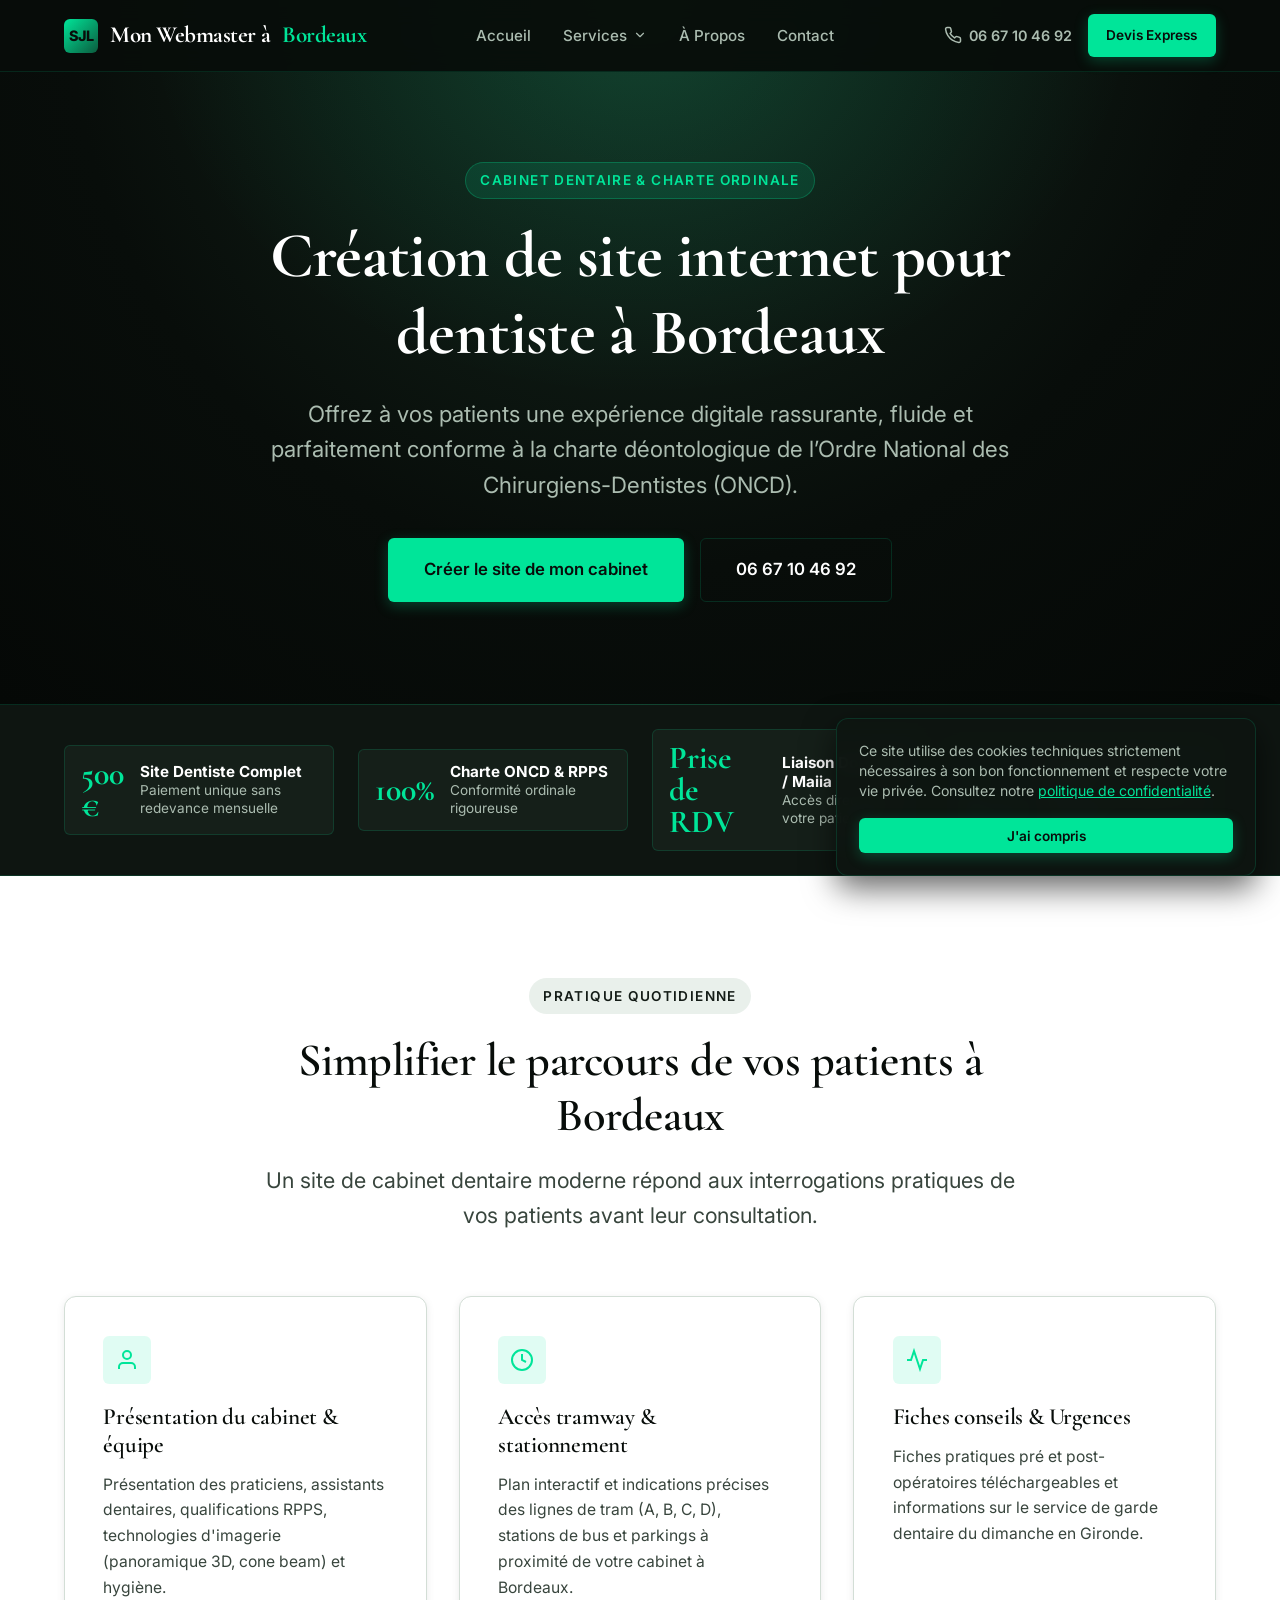
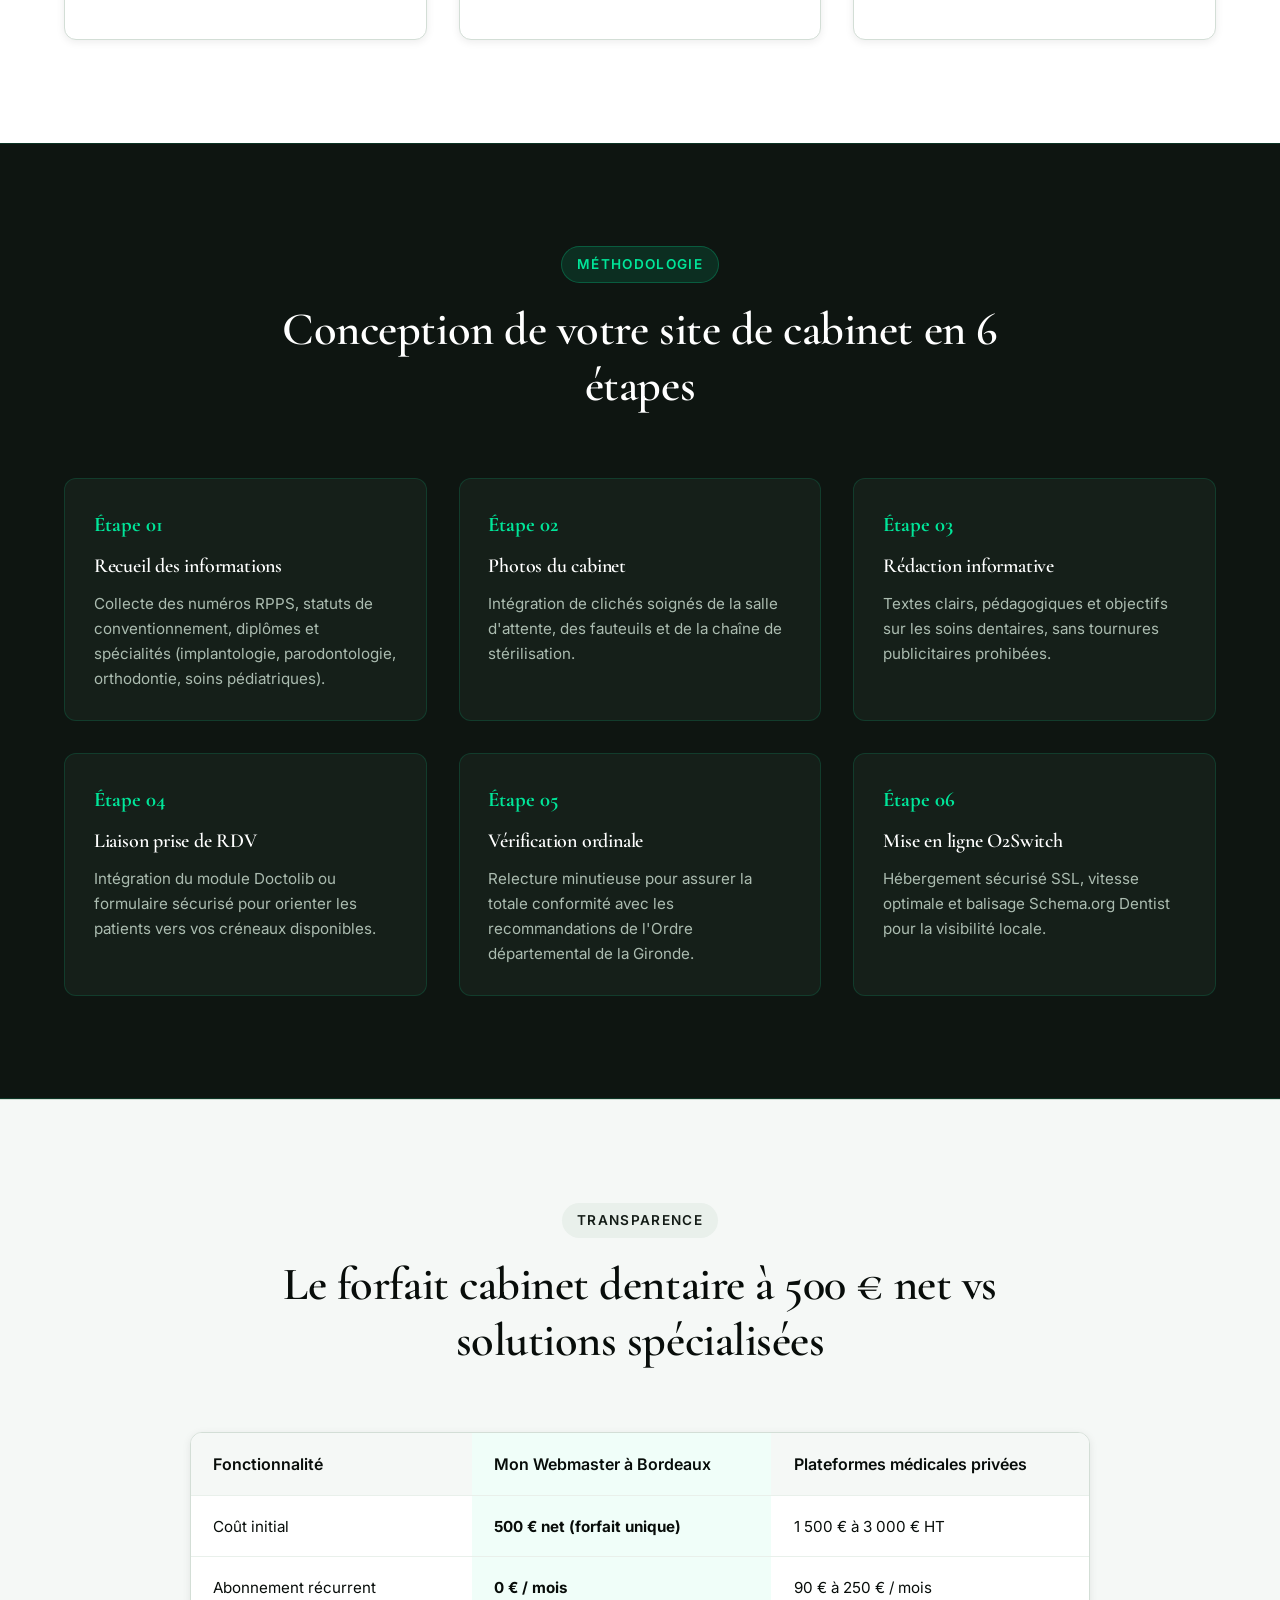
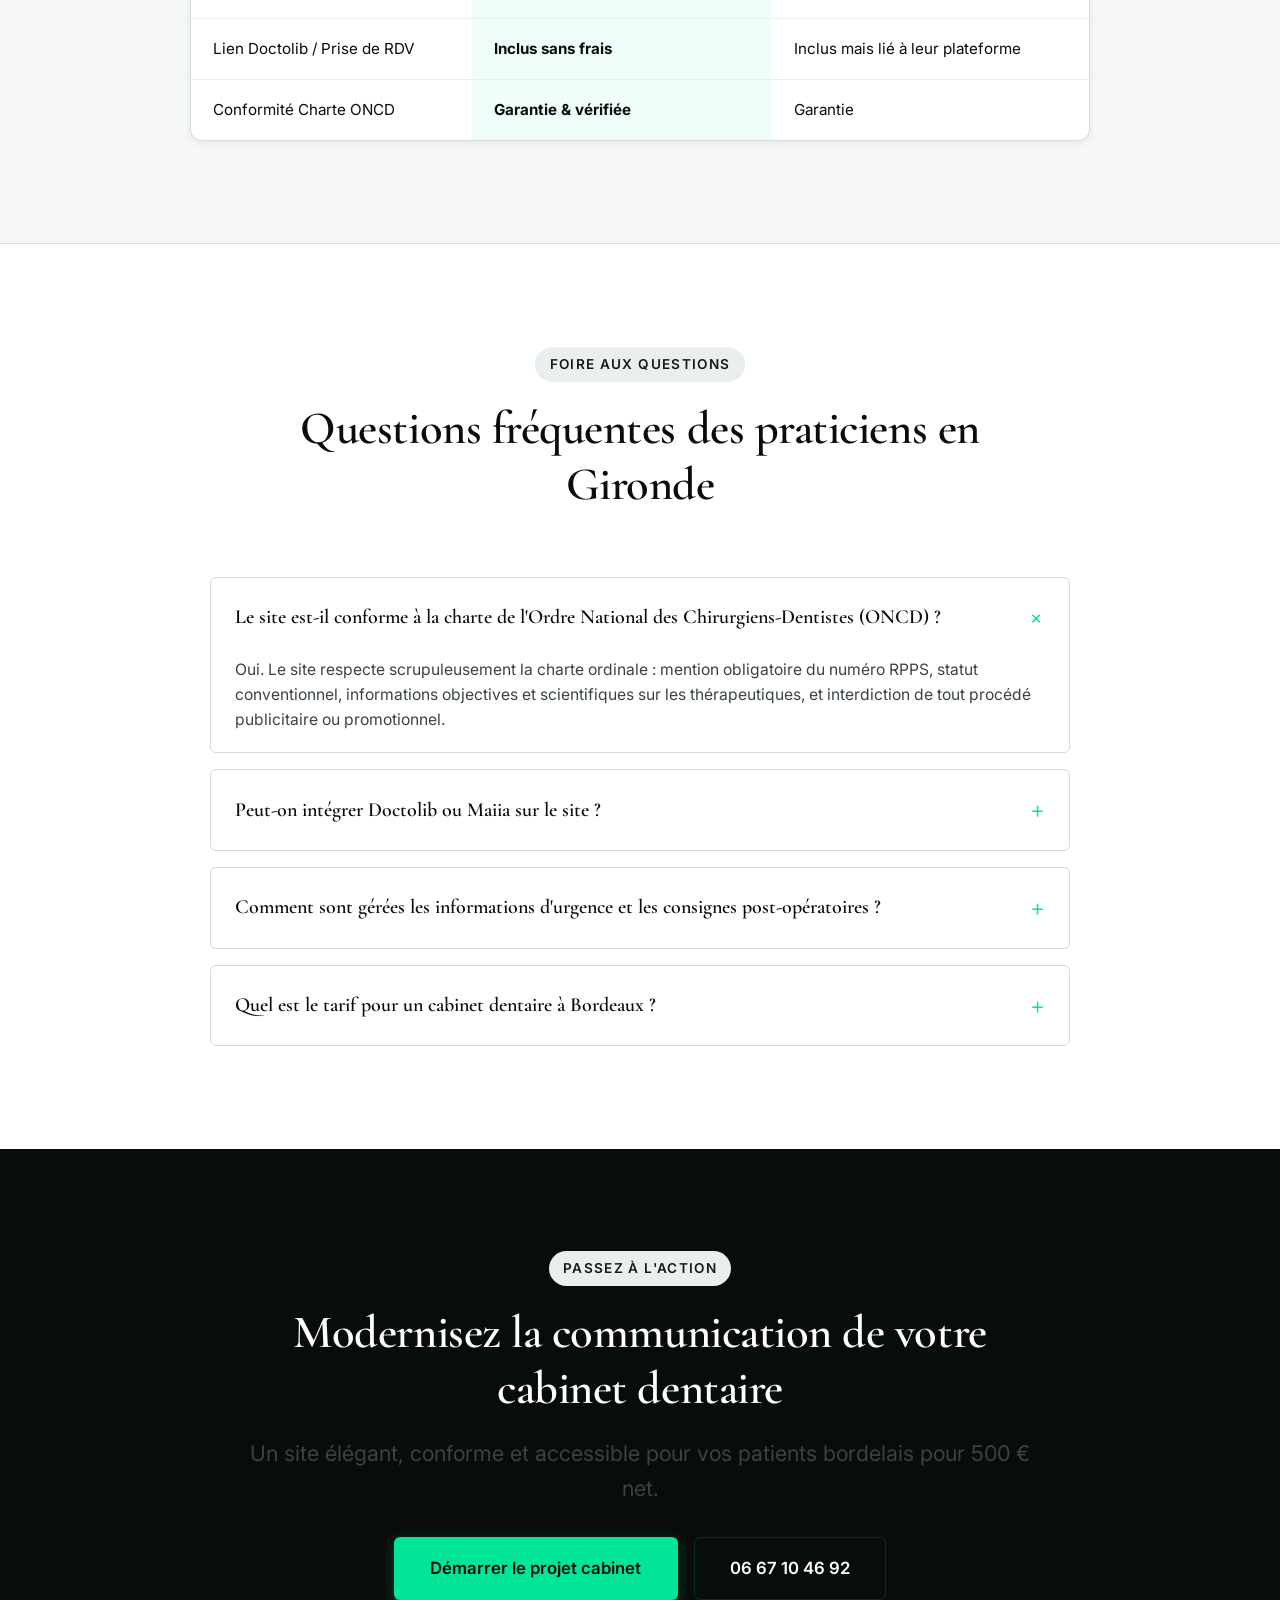
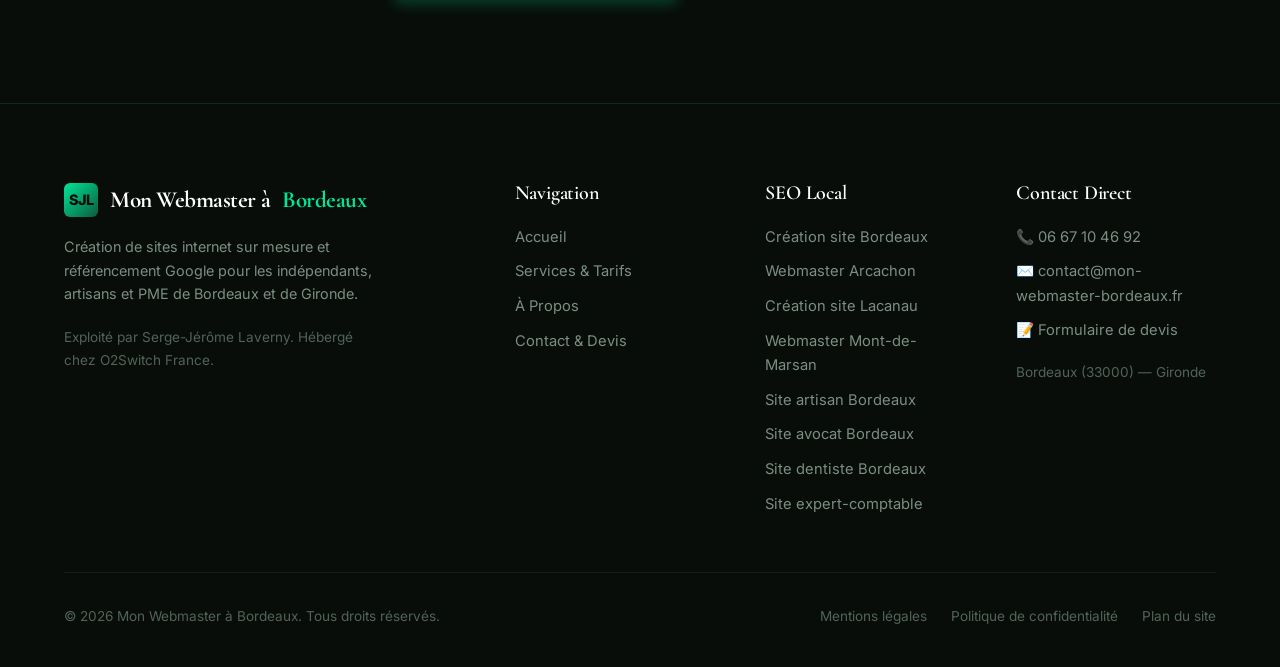
<file: creation-site-internet-dentiste.html>
<!DOCTYPE html>
<html lang="fr">
<head>
  <meta charset="UTF-8">
  <meta name="viewport" content="width=device-width, initial-scale=1.0">
  <title>Création de Site Internet pour Dentiste à Bordeaux | Charte ONCD & RPPS</title>
  <meta name="description" content="Site internet professionnel pour chirurgien-dentiste et cabinet dentaire à Bordeaux (33). Conforme à la charte de l'Ordre National des Chirurgiens-Dentistes. 500 € en 10 jours.">
  <meta name="robots" content="index, follow">
  <link rel="canonical" href="https://www.mon-webmaster-bordeaux.fr/creation-site-internet-dentiste.html">
  <link rel="icon" href="favicon.svg" type="image/svg+xml">
  <link rel="icon" href="favicon.ico" sizes="any">
  <link rel="apple-touch-icon" href="images/apple-touch-icon.png">

  <meta property="og:type" content="website">
  <meta property="og:title" content="Création Site Internet Dentiste Bordeaux | Ordre & RPPS">
  <meta property="og:description" content="Présentation soignée de votre cabinet dentaire à Bordeaux et en Gironde. Informations d'accès, soins pratiqués et intégration prise de rendez-vous en ligne.">
  <meta property="og:url" content="https://www.mon-webmaster-bordeaux.fr/creation-site-internet-dentiste.html">

  <link rel="stylesheet" href="css/style.css?v=5">

  <!-- Schema.org JSON-LD -->
  <script type="application/ld+json">
  {
    "@context": "https://schema.org",
    "@graph": [
      {
        "@type": "Service",
        "name": "Création de site internet pour chirurgien-dentiste à Bordeaux",
        "provider": {
          "@type": "LocalBusiness",
          "name": "Mon Webmaster à Bordeaux",
          "telephone": "+33667104692",
          "email": "contact@mon-webmaster-bordeaux.fr"
        },
        "areaServed": "Gironde",
        "description": "Création de sites web conformes à la charte ordinale de l'ONCD pour cabinets dentaires et chirurgiens-dentistes à Bordeaux."
      },
      {
        "@type": "FAQPage",
        "mainEntity": [
          {
            "@type": "Question",
            "name": "Le site est-il conforme à la charte de l'Ordre National des Chirurgiens-Dentistes (ONCD) ?",
            "acceptedAnswer": {
              "@type": "Answer",
              "text": "Oui. Le site respecte scrupuleusement la charte ordinale : mention obligatoire du numéro RPPS, statut conventionnel, informations objectives et scientifiques sur les thérapeutiques, et interdiction de tout procédé publicitaire ou promotionnel."
            }
          },
          {
            "@type": "Question",
            "name": "Peut-on intégrer Doctolib ou Maiia sur le site ?",
            "acceptedAnswer": {
              "@type": "Answer",
              "text": "Oui, un bouton de prise de rendez-vous direct vers votre plateforme (Doctolib, Maiia, Keldoc) est intégré de manière visible et ergonomique sur mobile et ordinateur."
            }
          },
          {
            "@type": "Question",
            "name": "Comment sont gérées les informations d'urgence et les consignes post-opératoires ?",
            "acceptedAnswer": {
              "@type": "Answer",
              "text": "Une section spécifique informe clairement vos patients sur la conduite à tenir en cas d'urgence dentaire (numéro du Conseil de l'Ordre 33 pour le dentiste de garde le dimanche) et fournit vos recommandations pré et post-opératoires."
            }
          },
          {
            "@type": "Question",
            "name": "Quel est le tarif pour un cabinet dentaire à Bordeaux ?",
            "acceptedAnswer": {
              "@type": "Answer",
              "text": "Le tarif est de 500 € net pour le site vitrine complet, sans redevance mensuelle obligatoire ni engagement."
            }
          }
        ]
      }
    ]
  }
  </script>
</head>
<body>

  <!-- Navigation -->
  <header class="header-nav" role="banner">
    <div class="nav-container">
      <a href="index.html" class="nav-logo" aria-label="Mon Webmaster à Bordeaux - Accueil">
        <div class="nav-logo-icon">SJL</div>
        Mon Webmaster à <span>Bordeaux</span>
      </a>

      <nav class="nav-menu" role="navigation" aria-label="Menu principal">
        <a href="index.html" class="nav-link">Accueil</a>
        
        <div class="nav-dropdown">
          <button type="button" class="nav-dropdown-btn active" aria-haspopup="true" aria-expanded="false">
            Services
            <svg viewBox="0 0 24 24" fill="none" stroke="currentColor" stroke-width="2" stroke-linecap="round" stroke-linejoin="round"><polyline points="6 9 12 15 18 9"></polyline></svg>
          </button>
          <div class="dropdown-content">
            <a href="services.html" class="dropdown-link">Tous les services</a>
            <div class="dropdown-divider"></div>
            <a href="creation-site-internet-bordeaux.html" class="dropdown-link">Création de site internet à Bordeaux</a>
            <a href="creation-site-internet-artisan.html" class="dropdown-link">Site internet pour artisan</a>
            <a href="creation-site-internet-avocat.html" class="dropdown-link">Site internet pour avocat</a>
            <a href="creation-site-internet-dentiste.html" class="dropdown-link active">Site internet pour dentiste</a>
            <a href="creation-site-internet-expert-comptable.html" class="dropdown-link">Site internet pour expert-comptable</a>
          </div>
        </div>

        <a href="a-propos.html" class="nav-link">À Propos</a>
        <a href="contact.html" class="nav-link">Contact</a>
      </nav>

      <div class="nav-actions">
        <a href="tel:0667104692" class="nav-phone" aria-label="Téléphoner au 06 67 10 46 92">
          <svg width="18" height="18" viewBox="0 0 24 24" fill="none" stroke="currentColor" stroke-width="2" stroke-linecap="round" stroke-linejoin="round"><path d="M22 16.92v3a2 2 0 0 1-2.18 2 19.79 19.79 0 0 1-8.63-3.07 19.5 19.5 0 0 1-6-6 19.79 19.79 0 0 1-3.07-8.67A2 2 0 0 1 4.11 2h3a2 2 0 0 1 2 1.72 12.84 12.84 0 0 0 .7 2.81 2 2 0 0 1-.45 2.11L8.09 9.91a16 16 0 0 0 6 6l1.27-1.27a2 2 0 0 1 2.11-.45 12.84 12.84 0 0 0 2.81.7A2 2 0 0 1 22 16.92z"></path></svg>
          06 67 10 46 92
        </a>
        <a href="contact.html" class="btn btn-primary btn-sm">Devis Express</a>
        <button class="nav-toggle" id="nav-toggle" aria-label="Ouvrir le menu mobile" aria-expanded="false" aria-controls="mobile-menu">
          <svg viewBox="0 0 24 24" fill="none" stroke="currentColor" stroke-width="2" stroke-linecap="round" stroke-linejoin="round"><line x1="3" y1="12" x2="21" y2="12"></line><line x1="3" y1="6" x2="21" y2="6"></line><line x1="3" y1="18" x2="21" y2="18"></line></svg>
        </button>
      </div>
    </div>
  </header>

  <!-- Mobile Menu -->
  <div class="mobile-menu" id="mobile-menu" role="dialog" aria-modal="true" aria-label="Menu de navigation mobile">
    <div class="mobile-nav-list">
      <a href="index.html" class="mobile-nav-link">Accueil</a>
      <a href="services.html" class="mobile-nav-link">Services</a>
      <a href="creation-site-internet-bordeaux.html" class="mobile-nav-sublink">↳ Création site internet Bordeaux</a>
      <a href="creation-site-internet-artisan.html" class="mobile-nav-sublink">↳ Site artisan</a>
      <a href="creation-site-internet-avocat.html" class="mobile-nav-sublink">↳ Site avocat</a>
      <a href="creation-site-internet-dentiste.html" class="mobile-nav-sublink active">↳ Site dentiste</a>
      <a href="creation-site-internet-expert-comptable.html" class="mobile-nav-sublink">↳ Site expert-comptable</a>
      <a href="a-propos.html" class="mobile-nav-link">À Propos</a>
      <a href="contact.html" class="mobile-nav-link">Contact</a>
      <div style="margin-top: 1.5rem;">
        <a href="contact.html" class="btn btn-primary" style="width: 100%;">Lancer mon projet</a>
      </div>
    </div>
  </div>

  <main id="main-content">
    
    <!-- Hero Dentiste -->
    <section class="hero">
      <div class="container">
        <div class="hero-content">
          <div class="eyebrow">Cabinet Dentaire & Charte Ordinale</div>
          <h1>Création de site internet pour dentiste à Bordeaux</h1>
          <p class="hero-lead">
            Offrez à vos patients une expérience digitale rassurante, fluide et parfaitement conforme à la charte déontologique de l’Ordre National des Chirurgiens-Dentistes (ONCD).
          </p>
          <div class="btn-group" style="justify-content: center;">
            <a href="contact.html?projet=dentiste" class="btn btn-primary btn-lg">Créer le site de mon cabinet</a>
            <a href="tel:0667104692" class="btn btn-secondary btn-lg">06 67 10 46 92</a>
          </div>
        </div>
      </div>
    </section>

    <!-- Strip -->
    <aside class="pricing-strip">
      <div class="container">
        <div class="pricing-strip-grid">
          <div class="strip-item">
            <div class="strip-number">500 €</div>
            <div class="strip-text">
              <strong>Site Dentiste Complet</strong>
              Paiement unique sans redevance mensuelle
            </div>
          </div>
          <div class="strip-item">
            <div class="strip-number">100%</div>
            <div class="strip-text">
              <strong>Charte ONCD & RPPS</strong>
              Conformité ordinale rigoureuse
            </div>
          </div>
          <div class="strip-item">
            <div class="strip-number">Prise de RDV</div>
            <div class="strip-text">
              <strong>Liaison Doctolib / Maiia</strong>
              Accès direct pour votre patientèle
            </div>
          </div>
          <div class="strip-item">
            <div class="strip-number">10 Jours</div>
            <div class="strip-text">
              <strong>Livraison clé en main</strong>
              Sur votre hébergement O2Switch
            </div>
          </div>
        </div>
      </div>
    </aside>

    <!-- Section Pourquoi (3 features) -->
    <section class="section section-white">
      <div class="container">
        <div class="header-center">
          <div class="eyebrow">Pratique Quotidienne</div>
          <h2>Simplifier le parcours de vos patients à Bordeaux</h2>
          <p class="lead">Un site de cabinet dentaire moderne répond aux interrogations pratiques de vos patients avant leur consultation.</p>
        </div>

        <div class="grid-3">
          <div class="card card-white">
            <div class="card-icon">
              <svg viewBox="0 0 24 24" fill="none" stroke="currentColor" stroke-width="2"><path d="M20 21v-2a4 4 0 0 0-4-4H8a4 4 0 0 0-4 4v2"></path><circle cx="12" cy="7" r="4"></circle></svg>
            </div>
            <h3 class="card-title">Présentation du cabinet & équipe</h3>
            <p class="card-desc">Présentation des praticiens, assistants dentaires, qualifications RPPS, technologies d'imagerie (panoramique 3D, cone beam) et hygiène.</p>
          </div>

          <div class="card card-white">
            <div class="card-icon">
              <svg viewBox="0 0 24 24" fill="none" stroke="currentColor" stroke-width="2"><circle cx="12" cy="12" r="10"></circle><polyline points="12 6 12 12 16 14"></polyline></svg>
            </div>
            <h3 class="card-title">Accès tramway & stationnement</h3>
            <p class="card-desc">Plan interactif et indications précises des lignes de tram (A, B, C, D), stations de bus et parkings à proximité de votre cabinet à Bordeaux.</p>
          </div>

          <div class="card card-white">
            <div class="card-icon">
              <svg viewBox="0 0 24 24" fill="none" stroke="currentColor" stroke-width="2"><path d="M22 12h-4l-3 9L9 3l-3 9H2"></path></svg>
            </div>
            <h3 class="card-title">Fiches conseils & Urgences</h3>
            <p class="card-desc">Fiches pratiques pré et post-opératoires téléchargeables et informations sur le service de garde dentaire du dimanche en Gironde.</p>
          </div>
        </div>
      </div>
    </section>

    <!-- Section Étapes (6 cases sombres) -->
    <section class="section section-dark">
      <div class="container">
        <div class="header-center">
          <div class="eyebrow">Méthodologie</div>
          <h2>Conception de votre site de cabinet en 6 étapes</h2>
        </div>

        <div class="grid-3">
          <div class="step-card">
            <span class="step-num">Étape 01</span>
            <h3 style="font-size: 1.25rem;">Recueil des informations</h3>
            <p style="color: var(--gray-300); font-size: 0.95rem;">Collecte des numéros RPPS, statuts de conventionnement, diplômes et spécialités (implantologie, parodontologie, orthodontie, soins pédiatriques).</p>
          </div>

          <div class="step-card">
            <span class="step-num">Étape 02</span>
            <h3 style="font-size: 1.25rem;">Photos du cabinet</h3>
            <p style="color: var(--gray-300); font-size: 0.95rem;">Intégration de clichés soignés de la salle d'attente, des fauteuils et de la chaîne de stérilisation.</p>
          </div>

          <div class="step-card">
            <span class="step-num">Étape 03</span>
            <h3 style="font-size: 1.25rem;">Rédaction informative</h3>
            <p style="color: var(--gray-300); font-size: 0.95rem;">Textes clairs, pédagogiques et objectifs sur les soins dentaires, sans tournures publicitaires prohibées.</p>
          </div>

          <div class="step-card">
            <span class="step-num">Étape 04</span>
            <h3 style="font-size: 1.25rem;">Liaison prise de RDV</h3>
            <p style="color: var(--gray-300); font-size: 0.95rem;">Intégration du module Doctolib ou formulaire sécurisé pour orienter les patients vers vos créneaux disponibles.</p>
          </div>

          <div class="step-card">
            <span class="step-num">Étape 05</span>
            <h3 style="font-size: 1.25rem;">Vérification ordinale</h3>
            <p style="color: var(--gray-300); font-size: 0.95rem;">Relecture minutieuse pour assurer la totale conformité avec les recommandations de l'Ordre départemental de la Gironde.</p>
          </div>

          <div class="step-card">
            <span class="step-num">Étape 06</span>
            <h3 style="font-size: 1.25rem;">Mise en ligne O2Switch</h3>
            <p style="color: var(--gray-300); font-size: 0.95rem;">Hébergement sécurisé SSL, vitesse optimale et balisage Schema.org Dentist pour la visibilité locale.</p>
          </div>
        </div>
      </div>
    </section>

    <!-- Comparatif Forfait Dentiste -->
    <section class="section section-light">
      <div class="container">
        <div class="header-center">
          <div class="eyebrow">Transparence</div>
          <h2>Le forfait cabinet dentaire à 500 € net vs solutions spécialisées</h2>
        </div>

        <div class="comparison-wrapper" style="max-width: 900px; margin: 0 auto;">
          <table class="comparison-table">
            <thead>
              <tr>
                <th>Fonctionnalité</th>
                <th class="highlight">Mon Webmaster à Bordeaux</th>
                <th>Plateformes médicales privées</th>
              </tr>
            </thead>
            <tbody>
              <tr>
                <td>Coût initial</td>
                <td class="highlight"><strong>500 € net (forfait unique)</strong></td>
                <td>1 500 € à 3 000 € HT</td>
              </tr>
              <tr>
                <td>Abonnement récurrent</td>
                <td class="highlight"><strong>0 € / mois</strong></td>
                <td>90 € à 250 € / mois</td>
              </tr>
              <tr>
                <td>Lien Doctolib / Prise de RDV</td>
                <td class="highlight"><strong>Inclus sans frais</strong></td>
                <td>Inclus mais lié à leur plateforme</td>
              </tr>
              <tr>
                <td>Conformité Charte ONCD</td>
                <td class="highlight"><strong>Garantie & vérifiée</strong></td>
                <td>Garantie</td>
              </tr>
            </tbody>
          </table>
        </div>
      </div>
    </section>

    <!-- FAQ Dentiste -->
    <section class="section section-white">
      <div class="container">
        <div class="header-center">
          <div class="eyebrow">Foire Aux Questions</div>
          <h2>Questions fréquentes des praticiens en Gironde</h2>
        </div>

        <div class="faq-list">
          <details class="faq-item" open>
            <summary>Le site est-il conforme à la charte de l'Ordre National des Chirurgiens-Dentistes (ONCD) ?</summary>
            <div class="faq-answer">
              Oui. Le site respecte scrupuleusement la charte ordinale : mention obligatoire du numéro RPPS, statut conventionnel, informations objectives et scientifiques sur les thérapeutiques, et interdiction de tout procédé publicitaire ou promotionnel.
            </div>
          </details>

          <details class="faq-item">
            <summary>Peut-on intégrer Doctolib ou Maiia sur le site ?</summary>
            <div class="faq-answer">
              Oui, un bouton de prise de rendez-vous direct vers votre plateforme (Doctolib, Maiia, Keldoc) est intégré de manière visible et ergonomique sur mobile et ordinateur.
            </div>
          </details>

          <details class="faq-item">
            <summary>Comment sont gérées les informations d'urgence et les consignes post-opératoires ?</summary>
            <div class="faq-answer">
              Une section spécifique informe clairement vos patients sur la conduite à tenir en cas d'urgence dentaire (numéro du Conseil de l'Ordre 33 pour le dentiste de garde le dimanche) et fournit vos recommandations pré et post-opératoires.
            </div>
          </details>

          <details class="faq-item">
            <summary>Quel est le tarif pour un cabinet dentaire à Bordeaux ?</summary>
            <div class="faq-answer">
              Le tarif est de 500 € net pour le site vitrine complet, sans redevance mensuelle obligatoire ni engagement.
            </div>
          </details>
        </div>
      </div>
    </section>

    <!-- CTA Final -->
    <section class="section section-black text-center">
      <div class="container container-narrow">
        <div class="eyebrow">Passez à l'action</div>
        <h2>Modernisez la communication de votre cabinet dentaire</h2>
        <p class="lead" style="margin-left: auto; margin-right: auto; margin-bottom: 2rem;">
          Un site élégant, conforme et accessible pour vos patients bordelais pour 500 € net.
        </p>
        <div class="btn-group" style="justify-content: center;">
          <a href="contact.html?projet=dentiste" class="btn btn-primary btn-lg">Démarrer le projet cabinet</a>
          <a href="tel:0667104692" class="btn btn-secondary btn-lg">06 67 10 46 92</a>
        </div>
      </div>
    </section>

  </main>

  <!-- Footer 4 Colonnes -->
  <footer class="footer" role="contentinfo">
    <div class="container">
      <div class="footer-grid">
        <div class="footer-col footer-brand">
          <div class="nav-logo" style="margin-bottom: 0.75rem;">
            <div class="nav-logo-icon">SJL</div>
            Mon Webmaster à <span>Bordeaux</span>
          </div>
          <p>Création de sites internet sur mesure et référencement Google pour les indépendants, artisans et PME de Bordeaux et de Gironde.</p>
          <p style="margin-top: 0.5rem; font-size: 0.85rem; color: var(--gray-500);">
            Exploité par Serge-Jérôme Laverny. Hébergé chez O2Switch France.
          </p>
        </div>

        <div class="footer-col">
          <h4>Navigation</h4>
          <ul class="footer-links">
            <li><a href="index.html" class="footer-link">Accueil</a></li>
            <li><a href="services.html" class="footer-link">Services & Tarifs</a></li>
            <li><a href="a-propos.html" class="footer-link">À Propos</a></li>
            <li><a href="contact.html" class="footer-link">Contact & Devis</a></li>
          </ul>
        </div>

        <div class="footer-col">
          <h4>SEO Local</h4>
          <ul class="footer-links">
            <li><a href="creation-site-internet-bordeaux.html" class="footer-link">Création site Bordeaux</a></li>
            <li><a href="webmaster-arcachon.html" class="footer-link">Webmaster Arcachon</a></li>
            <li><a href="creation-site-internet-lacanau.html" class="footer-link">Création site Lacanau</a></li>
            <li><a href="webmaster-mont-de-marsan.html" class="footer-link">Webmaster Mont-de-Marsan</a></li>
            <li><a href="creation-site-internet-artisan.html" class="footer-link">Site artisan Bordeaux</a></li>
            <li><a href="creation-site-internet-avocat.html" class="footer-link">Site avocat Bordeaux</a></li>
            <li><a href="creation-site-internet-dentiste.html" class="footer-link">Site dentiste Bordeaux</a></li>
            <li><a href="creation-site-internet-expert-comptable.html" class="footer-link">Site expert-comptable</a></li>
          </ul>
        </div>

        <div class="footer-col">
          <h4>Contact Direct</h4>
          <ul class="footer-links">
            <li><a href="tel:0667104692" class="footer-link">📞 06 67 10 46 92</a></li>
            <li><a href="mailto:contact@mon-webmaster-bordeaux.fr" class="footer-link">✉️ contact@mon-webmaster-bordeaux.fr</a></li>
            <li><a href="contact.html" class="footer-link">📝 Formulaire de devis</a></li>
            <li style="color: var(--gray-500); font-size: 0.85rem; margin-top: 0.5rem;">Bordeaux (33000) — Gironde</li>
          </ul>
        </div>
      </div>

      <div class="footer-bottom">
        <div>© 2026 Mon Webmaster à Bordeaux. Tous droits réservés.</div>
        <div class="footer-bottom-links">
          <a href="mentions-legales.html">Mentions légales</a>
          <a href="politique-de-confidentialite.html">Politique de confidentialité</a>
          <a href="plan-du-site.html">Plan du site</a>
        </div>
      </div>
    </div>
  </footer>

  <!-- Bandeau RGPD -->
  <aside class="cookie-banner" id="cookie-banner" role="region" aria-label="Gestion des cookies et données personnelles">
    <p>
      Ce site utilise des cookies techniques strictement nécessaires à son bon fonctionnement et respecte votre vie privée. Consultez notre <a href="politique-de-confidentialite.html">politique de confidentialité</a>.
    </p>
    <button type="button" class="btn btn-primary btn-sm" id="cookie-accept" style="width: 100%;">J'ai compris</button>
  </aside>

  <script src="js/cookie-banner.js" defer></script>
</body>
</html>
</file>
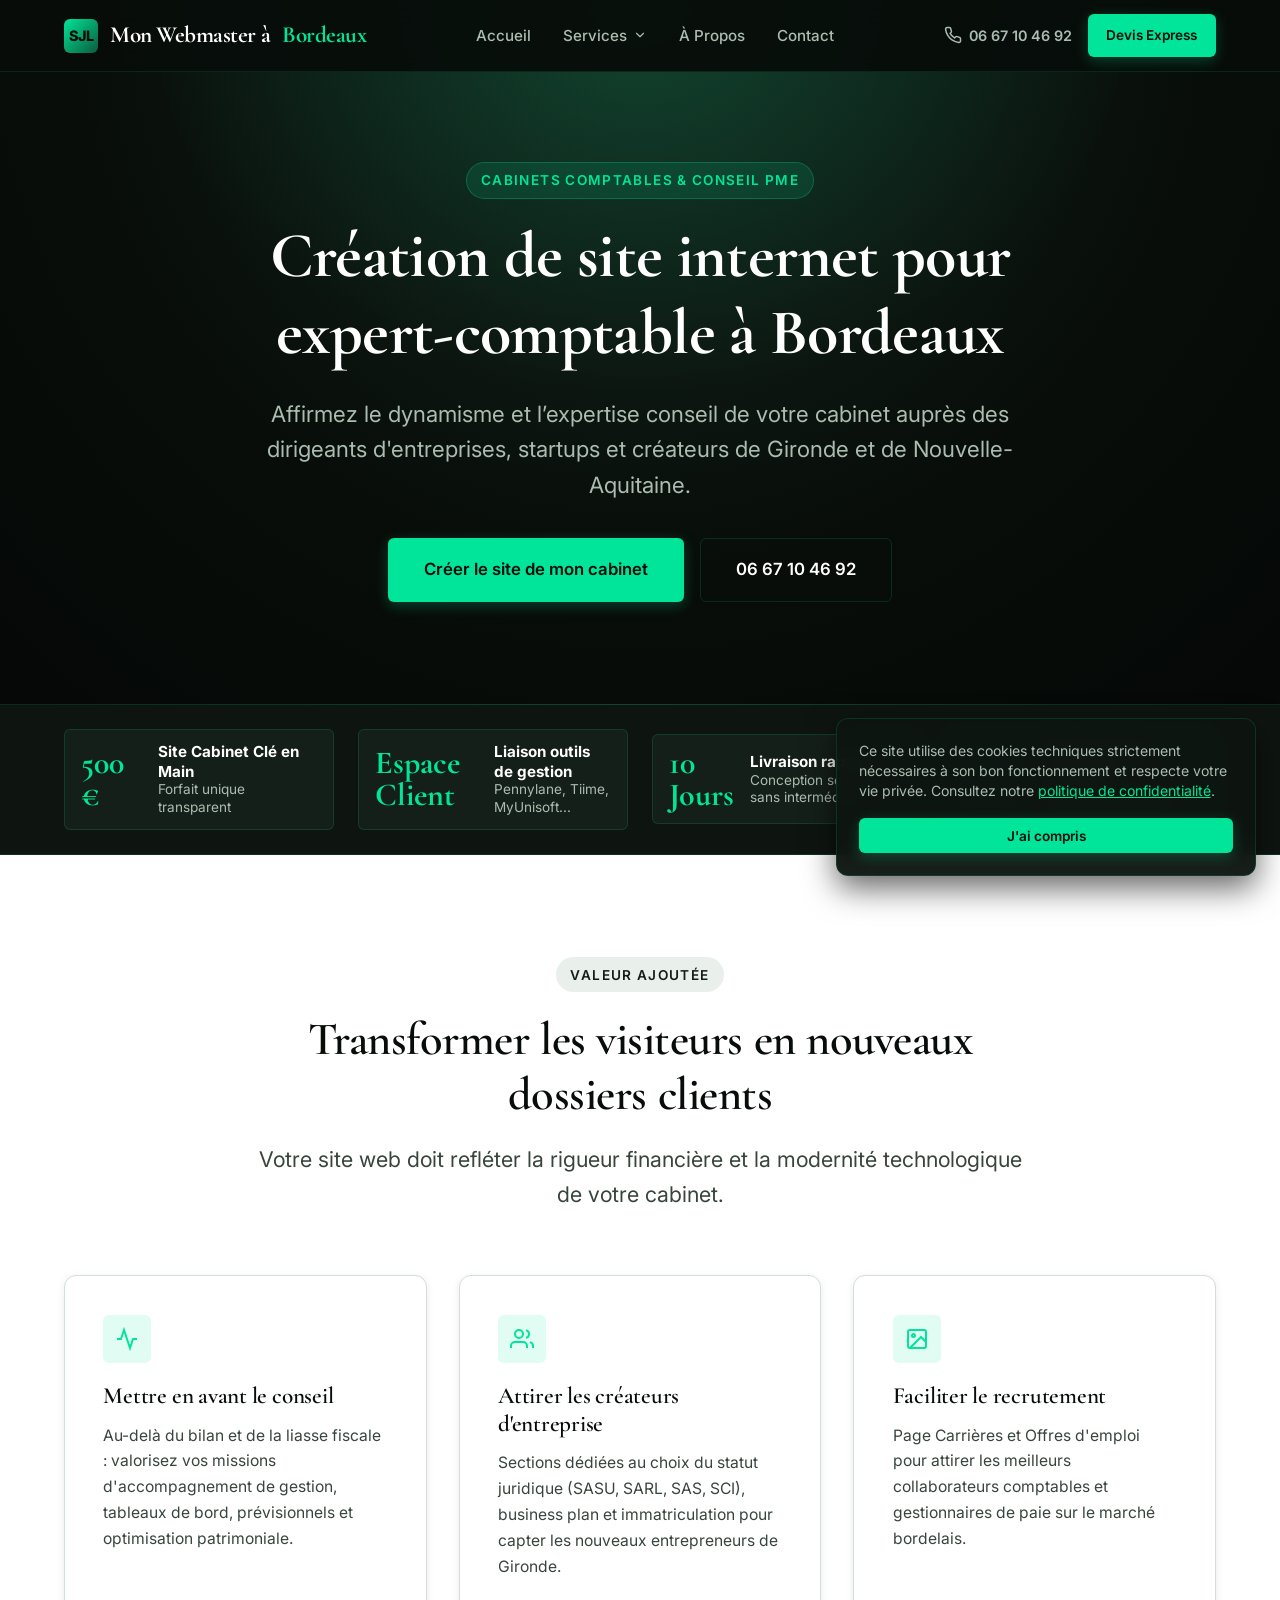
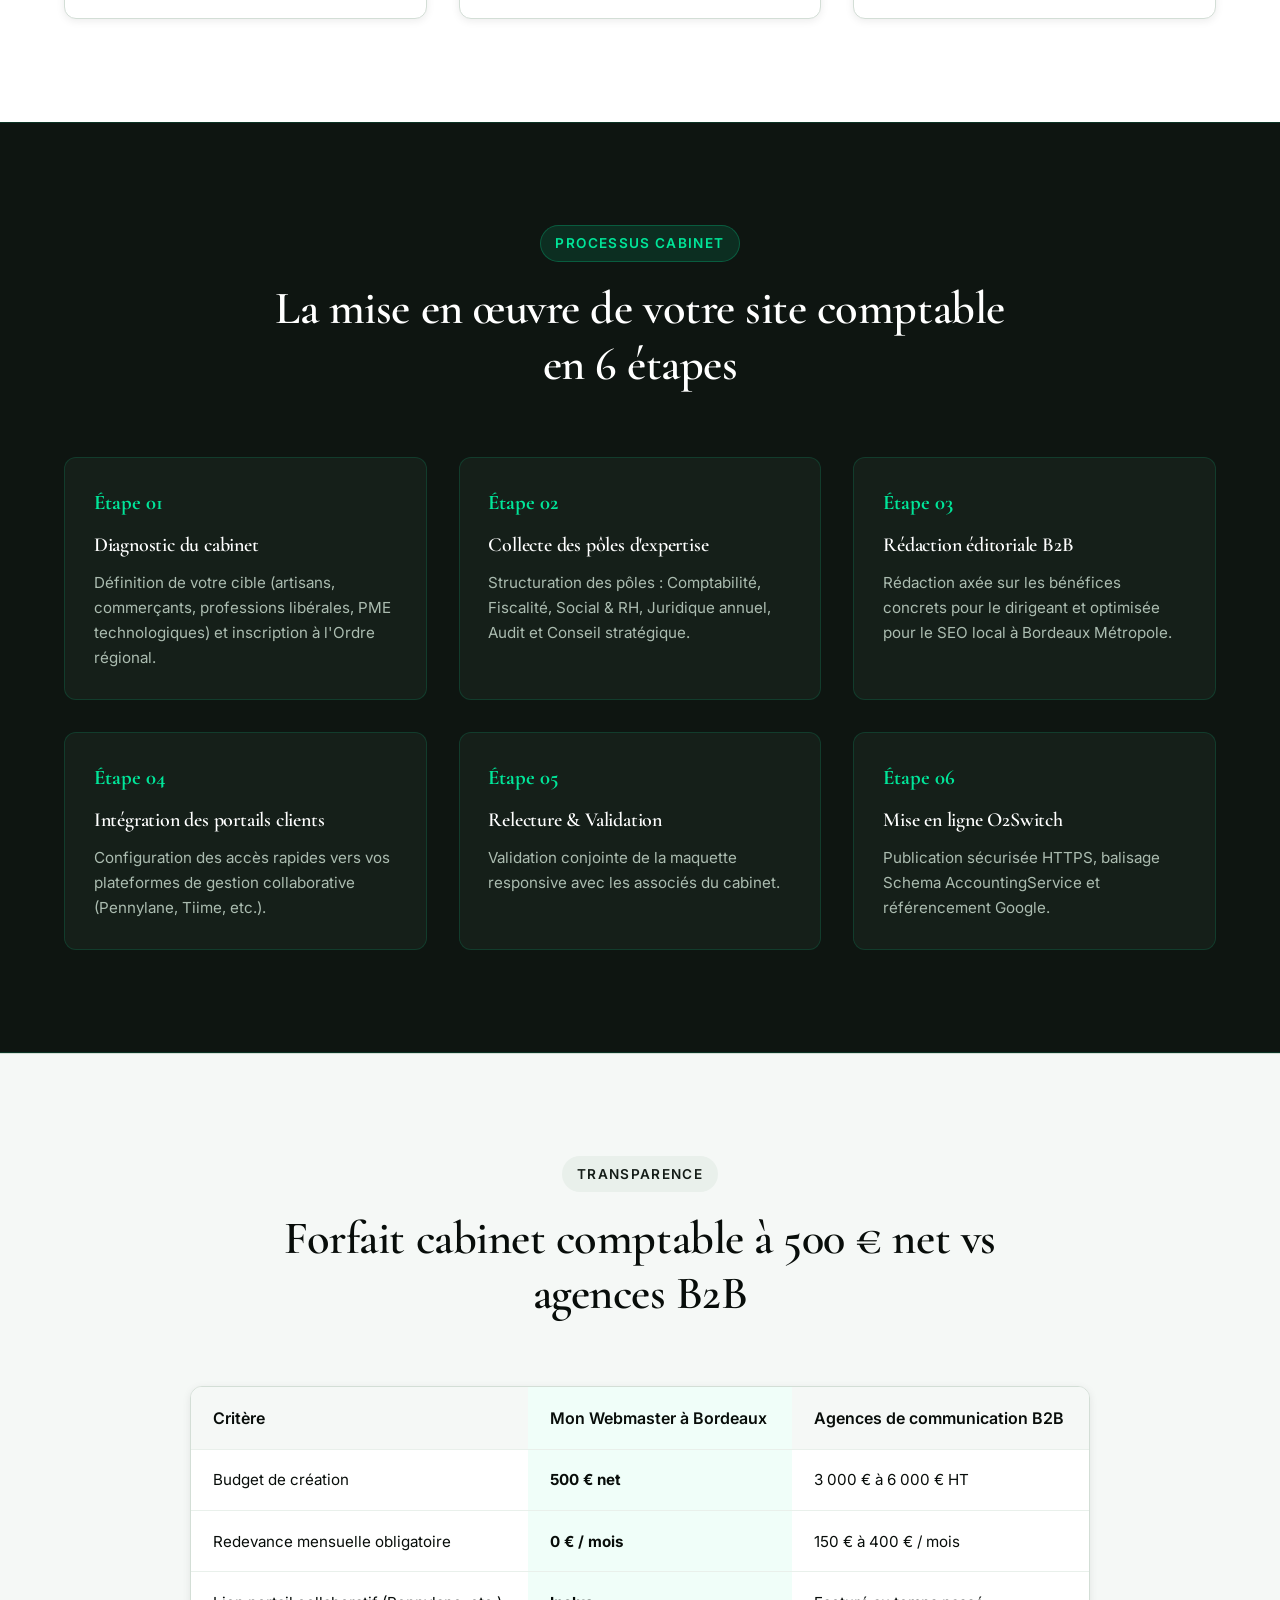
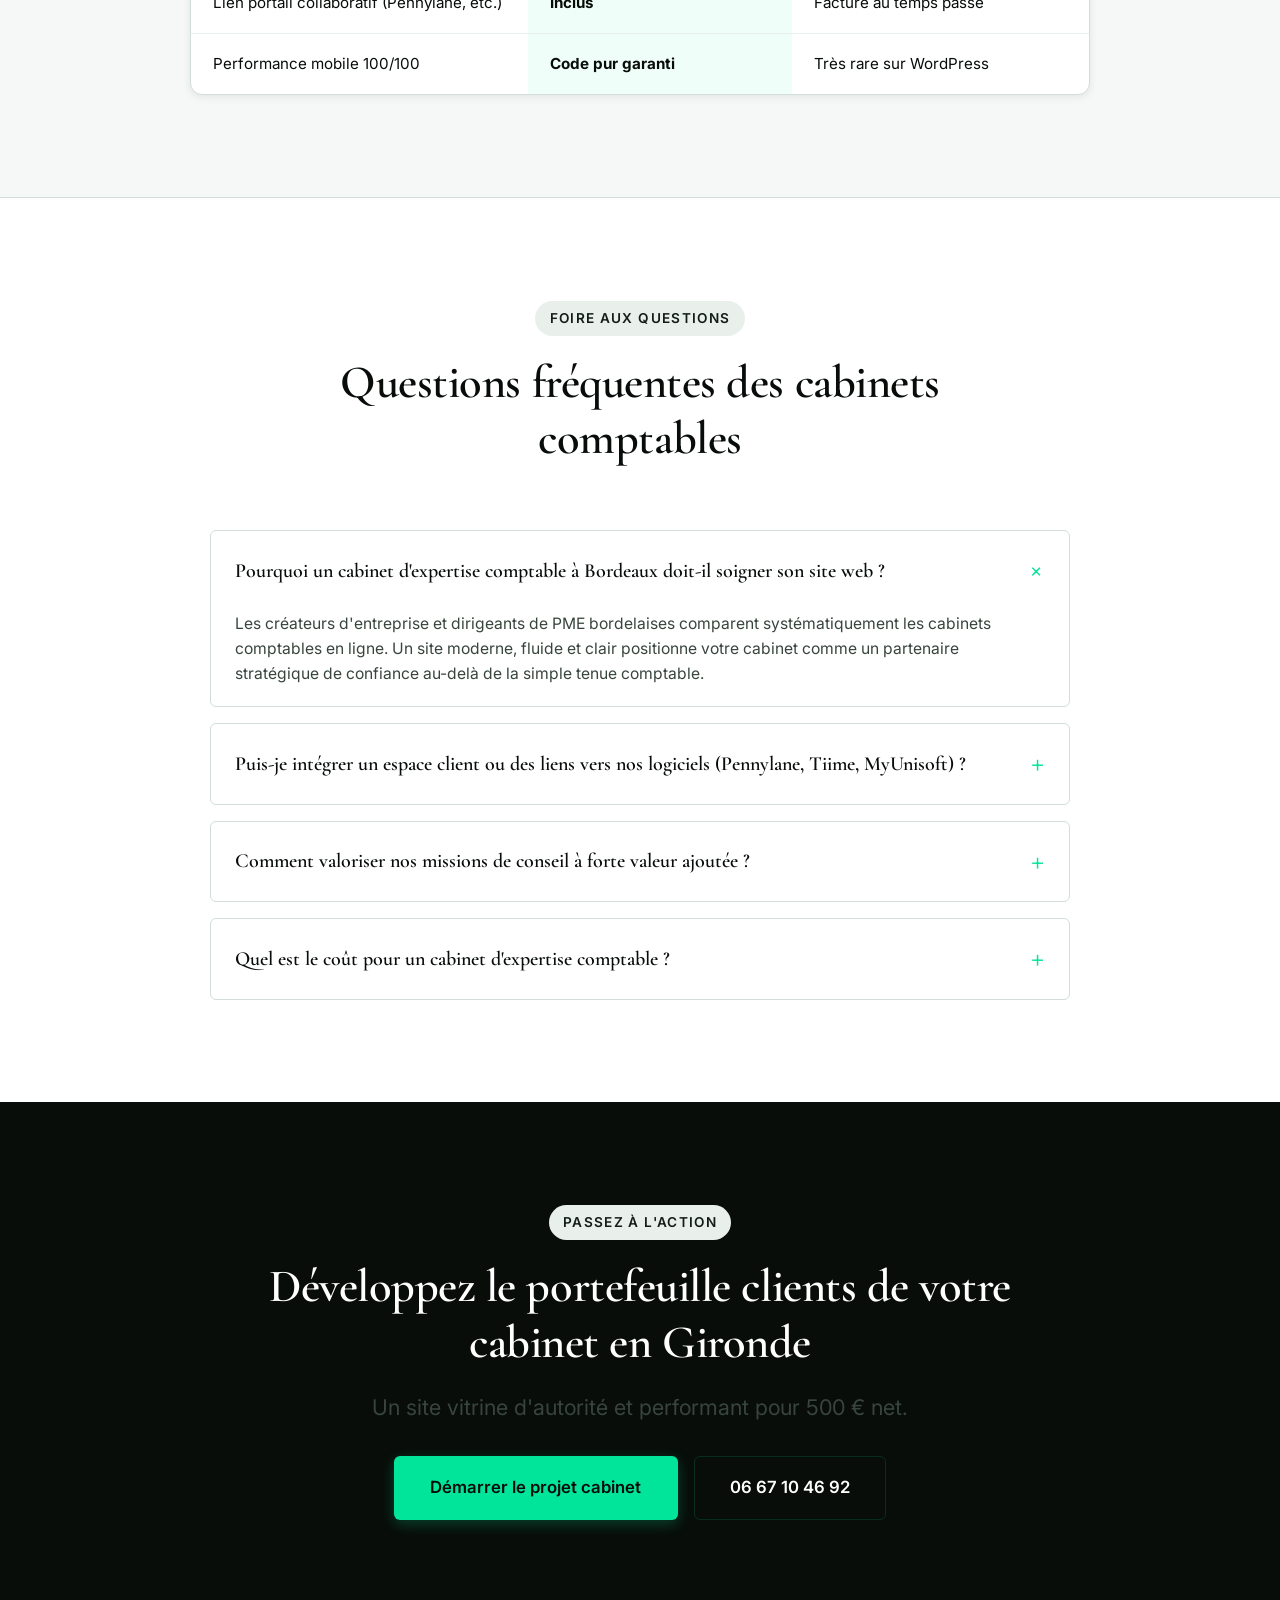
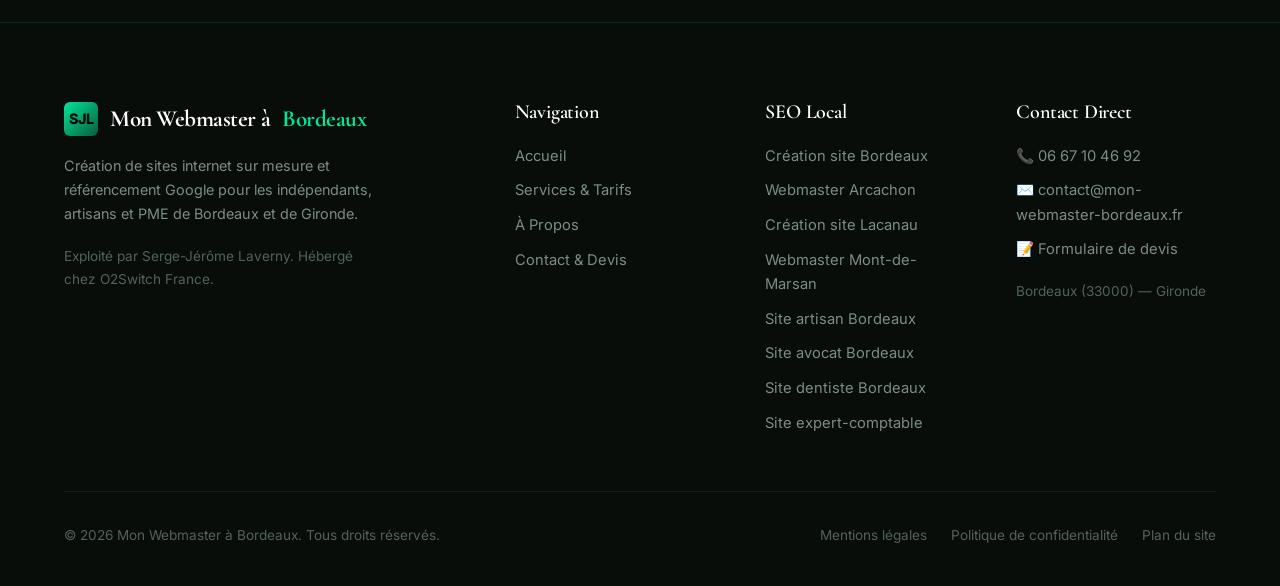
<file: creation-site-internet-expert-comptable.html>
<!DOCTYPE html>
<html lang="fr">
<head>
  <meta charset="UTF-8">
  <meta name="viewport" content="width=device-width, initial-scale=1.0">
  <title>Création de Site Internet pour Expert-Comptable à Bordeaux | 500 €</title>
  <meta name="description" content="Site internet professionnel pour cabinet d'expertise comptable et commissaire aux comptes à Bordeaux (33). Valorisez vos missions de conseil et d'accompagnement des PME en Gironde.">
  <meta name="robots" content="index, follow">
  <link rel="canonical" href="https://www.mon-webmaster-bordeaux.fr/creation-site-internet-expert-comptable.html">
  <link rel="icon" href="favicon.svg" type="image/svg+xml">
  <link rel="icon" href="favicon.ico" sizes="any">
  <link rel="apple-touch-icon" href="images/apple-touch-icon.png">

  <meta property="og:type" content="website">
  <meta property="og:title" content="Création Site Internet Expert-Comptable Bordeaux | Cabinet & Conseil">
  <meta property="og:description" content="Affirmez l'expertise de votre cabinet comptable auprès des dirigeants et créateurs d'entreprise en Gironde dès 500 €.">
  <meta property="og:url" content="https://www.mon-webmaster-bordeaux.fr/creation-site-internet-expert-comptable.html">

  <link rel="stylesheet" href="css/style.css?v=5">

  <!-- Schema.org JSON-LD -->
  <script type="application/ld+json">
  {
    "@context": "https://schema.org",
    "@graph": [
      {
        "@type": "Service",
        "name": "Création de site internet pour cabinet d'expertise comptable à Bordeaux",
        "provider": {
          "@type": "LocalBusiness",
          "name": "Mon Webmaster à Bordeaux",
          "telephone": "+33667104692",
          "email": "contact@mon-webmaster-bordeaux.fr"
        },
        "areaServed": "Gironde",
        "description": "Création de sites internet modernes et institutionnels pour cabinets d'expertise comptable et commissaires aux comptes à Bordeaux et en Nouvelle-Aquitaine."
      },
      {
        "@type": "FAQPage",
        "mainEntity": [
          {
            "@type": "Question",
            "name": "Pourquoi un cabinet d'expertise comptable à Bordeaux doit-il soigner son site web ?",
            "acceptedAnswer": {
              "@type": "Answer",
              "text": "Les créateurs d'entreprise et dirigeants de PME bordelaises comparent systématiquement les cabinets comptables en ligne. Un site moderne, fluide et clair positionne votre cabinet comme un partenaire stratégique de confiance au-delà de la simple tenue comptable."
            }
          },
          {
            "@type": "Question",
            "name": "Puis-je intégrer un espace client ou des liens vers nos logiciels (Pennylane, Tiime, MyUnisoft) ?",
            "acceptedAnswer": {
              "@type": "Answer",
              "text": "Oui, un bouton 'Espace Client' est placé dans l'en-tête pour rediriger directement vos clients vers vos portails collaboratifs et logiciels de gestion sécurisés."
            }
          },
          {
            "@type": "Question",
            "name": "Comment valoriser nos missions de conseil à forte valeur ajoutée ?",
            "acceptedAnswer": {
              "@type": "Answer",
              "text": "Le site structure des pages dédiées pour la création d'entreprise, l'audit, l'optimisation fiscale, la gestion de la paie/RH et la transmission d'entreprise."
            }
          },
          {
            "@type": "Question",
            "name": "Quel est le coût pour un cabinet d'expertise comptable ?",
            "acceptedAnswer": {
              "@type": "Answer",
              "text": "Le forfait complet est de 500 € net, sans frais mensuels d'agence ni engagement obligatoire."
            }
          }
        ]
      }
    ]
  }
  </script>
</head>
<body>

  <!-- Navigation -->
  <header class="header-nav" role="banner">
    <div class="nav-container">
      <a href="index.html" class="nav-logo" aria-label="Mon Webmaster à Bordeaux - Accueil">
        <div class="nav-logo-icon">SJL</div>
        Mon Webmaster à <span>Bordeaux</span>
      </a>

      <nav class="nav-menu" role="navigation" aria-label="Menu principal">
        <a href="index.html" class="nav-link">Accueil</a>
        
        <div class="nav-dropdown">
          <button type="button" class="nav-dropdown-btn active" aria-haspopup="true" aria-expanded="false">
            Services
            <svg viewBox="0 0 24 24" fill="none" stroke="currentColor" stroke-width="2" stroke-linecap="round" stroke-linejoin="round"><polyline points="6 9 12 15 18 9"></polyline></svg>
          </button>
          <div class="dropdown-content">
            <a href="services.html" class="dropdown-link">Tous les services</a>
            <div class="dropdown-divider"></div>
            <a href="creation-site-internet-bordeaux.html" class="dropdown-link">Création de site internet à Bordeaux</a>
            <a href="creation-site-internet-artisan.html" class="dropdown-link">Site internet pour artisan</a>
            <a href="creation-site-internet-avocat.html" class="dropdown-link">Site internet pour avocat</a>
            <a href="creation-site-internet-dentiste.html" class="dropdown-link">Site internet pour dentiste</a>
            <a href="creation-site-internet-expert-comptable.html" class="dropdown-link active">Site internet pour expert-comptable</a>
          </div>
        </div>

        <a href="a-propos.html" class="nav-link">À Propos</a>
        <a href="contact.html" class="nav-link">Contact</a>
      </nav>

      <div class="nav-actions">
        <a href="tel:0667104692" class="nav-phone" aria-label="Téléphoner au 06 67 10 46 92">
          <svg width="18" height="18" viewBox="0 0 24 24" fill="none" stroke="currentColor" stroke-width="2" stroke-linecap="round" stroke-linejoin="round"><path d="M22 16.92v3a2 2 0 0 1-2.18 2 19.79 19.79 0 0 1-8.63-3.07 19.5 19.5 0 0 1-6-6 19.79 19.79 0 0 1-3.07-8.67A2 2 0 0 1 4.11 2h3a2 2 0 0 1 2 1.72 12.84 12.84 0 0 0 .7 2.81 2 2 0 0 1-.45 2.11L8.09 9.91a16 16 0 0 0 6 6l1.27-1.27a2 2 0 0 1 2.11-.45 12.84 12.84 0 0 0 2.81.7A2 2 0 0 1 22 16.92z"></path></svg>
          06 67 10 46 92
        </a>
        <a href="contact.html" class="btn btn-primary btn-sm">Devis Express</a>
        <button class="nav-toggle" id="nav-toggle" aria-label="Ouvrir le menu mobile" aria-expanded="false" aria-controls="mobile-menu">
          <svg viewBox="0 0 24 24" fill="none" stroke="currentColor" stroke-width="2" stroke-linecap="round" stroke-linejoin="round"><line x1="3" y1="12" x2="21" y2="12"></line><line x1="3" y1="6" x2="21" y2="6"></line><line x1="3" y1="18" x2="21" y2="18"></line></svg>
        </button>
      </div>
    </div>
  </header>

  <!-- Mobile Menu -->
  <div class="mobile-menu" id="mobile-menu" role="dialog" aria-modal="true" aria-label="Menu de navigation mobile">
    <div class="mobile-nav-list">
      <a href="index.html" class="mobile-nav-link">Accueil</a>
      <a href="services.html" class="mobile-nav-link">Services</a>
      <a href="creation-site-internet-bordeaux.html" class="mobile-nav-sublink">↳ Création site internet Bordeaux</a>
      <a href="creation-site-internet-artisan.html" class="mobile-nav-sublink">↳ Site artisan</a>
      <a href="creation-site-internet-avocat.html" class="mobile-nav-sublink">↳ Site avocat</a>
      <a href="creation-site-internet-dentiste.html" class="mobile-nav-sublink">↳ Site dentiste</a>
      <a href="creation-site-internet-expert-comptable.html" class="mobile-nav-sublink active">↳ Site expert-comptable</a>
      <a href="a-propos.html" class="mobile-nav-link">À Propos</a>
      <a href="contact.html" class="mobile-nav-link">Contact</a>
      <div style="margin-top: 1.5rem;">
        <a href="contact.html" class="btn btn-primary" style="width: 100%;">Lancer mon projet</a>
      </div>
    </div>
  </div>

  <main id="main-content">
    
    <!-- Hero Expert-Comptable -->
    <section class="hero">
      <div class="container">
        <div class="hero-content">
          <div class="eyebrow">Cabinets Comptables & Conseil PME</div>
          <h1>Création de site internet pour expert-comptable à Bordeaux</h1>
          <p class="hero-lead">
            Affirmez le dynamisme et l’expertise conseil de votre cabinet auprès des dirigeants d'entreprises, startups et créateurs de Gironde et de Nouvelle-Aquitaine.
          </p>
          <div class="btn-group" style="justify-content: center;">
            <a href="contact.html?projet=comptable" class="btn btn-primary btn-lg">Créer le site de mon cabinet</a>
            <a href="tel:0667104692" class="btn btn-secondary btn-lg">06 67 10 46 92</a>
          </div>
        </div>
      </div>
    </section>

    <!-- Strip -->
    <aside class="pricing-strip">
      <div class="container">
        <div class="pricing-strip-grid">
          <div class="strip-item">
            <div class="strip-number">500 €</div>
            <div class="strip-text">
              <strong>Site Cabinet Clé en Main</strong>
              Forfait unique transparent
            </div>
          </div>
          <div class="strip-item">
            <div class="strip-number">Espace Client</div>
            <div class="strip-text">
              <strong>Liaison outils de gestion</strong>
              Pennylane, Tiime, MyUnisoft...
            </div>
          </div>
          <div class="strip-item">
            <div class="strip-number">10 Jours</div>
            <div class="strip-text">
              <strong>Livraison rapide</strong>
              Conception soignée & sans intermédiaire
            </div>
          </div>
          <div class="strip-item">
            <div class="strip-number">SEO B2B</div>
            <div class="strip-text">
              <strong>Attraction de créateurs</strong>
              Positionnement local Bordeaux Métropole
            </div>
          </div>
        </div>
      </div>
    </aside>

    <!-- Section Pourquoi (3 features) -->
    <section class="section section-white">
      <div class="container">
        <div class="header-center">
          <div class="eyebrow">Valeur Ajoutée</div>
          <h2>Transformer les visiteurs en nouveaux dossiers clients</h2>
          <p class="lead">Votre site web doit refléter la rigueur financière et la modernité technologique de votre cabinet.</p>
        </div>

        <div class="grid-3">
          <div class="card card-white">
            <div class="card-icon">
              <svg viewBox="0 0 24 24" fill="none" stroke="currentColor" stroke-width="2"><polyline points="22 12 18 12 15 21 9 3 6 12 2 12"></polyline></svg>
            </div>
            <h3 class="card-title">Mettre en avant le conseil</h3>
            <p class="card-desc">Au-delà du bilan et de la liasse fiscale : valorisez vos missions d'accompagnement de gestion, tableaux de bord, prévisionnels et optimisation patrimoniale.</p>
          </div>

          <div class="card card-white">
            <div class="card-icon">
              <svg viewBox="0 0 24 24" fill="none" stroke="currentColor" stroke-width="2"><path d="M17 21v-2a4 4 0 0 0-4-4H5a4 4 0 0 0-4 4v2"></path><circle cx="9" cy="7" r="4"></circle><path d="M23 21v-2a4 4 0 0 0-3-3.87"></path><path d="M16 3.13a4 4 0 0 1 0 7.75"></path></svg>
            </div>
            <h3 class="card-title">Attirer les créateurs d'entreprise</h3>
            <p class="card-desc">Sections dédiées au choix du statut juridique (SASU, SARL, SAS, SCI), business plan et immatriculation pour capter les nouveaux entrepreneurs de Gironde.</p>
          </div>

          <div class="card card-white">
            <div class="card-icon">
              <svg viewBox="0 0 24 24" fill="none" stroke="currentColor" stroke-width="2"><rect x="3" y="3" width="18" height="18" rx="2" ry="2"></rect><circle cx="8.5" cy="8.5" r="1.5"></circle><polyline points="21 15 16 10 5 21"></polyline></svg>
            </div>
            <h3 class="card-title">Faciliter le recrutement</h3>
            <p class="card-desc">Page Carrières et Offres d'emploi pour attirer les meilleurs collaborateurs comptables et gestionnaires de paie sur le marché bordelais.</p>
          </div>
        </div>
      </div>
    </section>

    <!-- Section Étapes (6 cases sombres) -->
    <section class="section section-dark">
      <div class="container">
        <div class="header-center">
          <div class="eyebrow">Processus Cabinet</div>
          <h2>La mise en œuvre de votre site comptable en 6 étapes</h2>
        </div>

        <div class="grid-3">
          <div class="step-card">
            <span class="step-num">Étape 01</span>
            <h3 style="font-size: 1.25rem;">Diagnostic du cabinet</h3>
            <p style="color: var(--gray-300); font-size: 0.95rem;">Définition de votre cible (artisans, commerçants, professions libérales, PME technologiques) et inscription à l'Ordre régional.</p>
          </div>

          <div class="step-card">
            <span class="step-num">Étape 02</span>
            <h3 style="font-size: 1.25rem;">Collecte des pôles d'expertise</h3>
            <p style="color: var(--gray-300); font-size: 0.95rem;">Structuration des pôles : Comptabilité, Fiscalité, Social & RH, Juridique annuel, Audit et Conseil stratégique.</p>
          </div>

          <div class="step-card">
            <span class="step-num">Étape 03</span>
            <h3 style="font-size: 1.25rem;">Rédaction éditoriale B2B</h3>
            <p style="color: var(--gray-300); font-size: 0.95rem;">Rédaction axée sur les bénéfices concrets pour le dirigeant et optimisée pour le SEO local à Bordeaux Métropole.</p>
          </div>

          <div class="step-card">
            <span class="step-num">Étape 04</span>
            <h3 style="font-size: 1.25rem;">Intégration des portails clients</h3>
            <p style="color: var(--gray-300); font-size: 0.95rem;">Configuration des accès rapides vers vos plateformes de gestion collaborative (Pennylane, Tiime, etc.).</p>
          </div>

          <div class="step-card">
            <span class="step-num">Étape 05</span>
            <h3 style="font-size: 1.25rem;">Relecture & Validation</h3>
            <p style="color: var(--gray-300); font-size: 0.95rem;">Validation conjointe de la maquette responsive avec les associés du cabinet.</p>
          </div>

          <div class="step-card">
            <span class="step-num">Étape 06</span>
            <h3 style="font-size: 1.25rem;">Mise en ligne O2Switch</h3>
            <p style="color: var(--gray-300); font-size: 0.95rem;">Publication sécurisée HTTPS, balisage Schema AccountingService et référencement Google.</p>
          </div>
        </div>
      </div>
    </section>

    <!-- Comparatif Forfait Comptable -->
    <section class="section section-light">
      <div class="container">
        <div class="header-center">
          <div class="eyebrow">Transparence</div>
          <h2>Forfait cabinet comptable à 500 € net vs agences B2B</h2>
        </div>

        <div class="comparison-wrapper" style="max-width: 900px; margin: 0 auto;">
          <table class="comparison-table">
            <thead>
              <tr>
                <th>Critère</th>
                <th class="highlight">Mon Webmaster à Bordeaux</th>
                <th>Agences de communication B2B</th>
              </tr>
            </thead>
            <tbody>
              <tr>
                <td>Budget de création</td>
                <td class="highlight"><strong>500 € net</strong></td>
                <td>3 000 € à 6 000 € HT</td>
              </tr>
              <tr>
                <td>Redevance mensuelle obligatoire</td>
                <td class="highlight"><strong>0 € / mois</strong></td>
                <td>150 € à 400 € / mois</td>
              </tr>
              <tr>
                <td>Lien portail collaboratif (Pennylane, etc.)</td>
                <td class="highlight"><strong>Inclus</strong></td>
                <td>Facturé au temps passé</td>
              </tr>
              <tr>
                <td>Performance mobile 100/100</td>
                <td class="highlight"><strong>Code pur garanti</strong></td>
                <td>Très rare sur WordPress</td>
              </tr>
            </tbody>
          </table>
        </div>
      </div>
    </section>

    <!-- FAQ Comptable -->
    <section class="section section-white">
      <div class="container">
        <div class="header-center">
          <div class="eyebrow">Foire Aux Questions</div>
          <h2>Questions fréquentes des cabinets comptables</h2>
        </div>

        <div class="faq-list">
          <details class="faq-item" open>
            <summary>Pourquoi un cabinet d'expertise comptable à Bordeaux doit-il soigner son site web ?</summary>
            <div class="faq-answer">
              Les créateurs d'entreprise et dirigeants de PME bordelaises comparent systématiquement les cabinets comptables en ligne. Un site moderne, fluide et clair positionne votre cabinet comme un partenaire stratégique de confiance au-delà de la simple tenue comptable.
            </div>
          </details>

          <details class="faq-item">
            <summary>Puis-je intégrer un espace client ou des liens vers nos logiciels (Pennylane, Tiime, MyUnisoft) ?</summary>
            <div class="faq-answer">
              Oui, un bouton 'Espace Client' est placé dans l'en-tête pour rediriger directement vos clients vers vos portails collaboratifs et logiciels de gestion sécurisés.
            </div>
          </details>

          <details class="faq-item">
            <summary>Comment valoriser nos missions de conseil à forte valeur ajoutée ?</summary>
            <div class="faq-answer">
              Le site structure des pages dédiées pour la création d'entreprise, l'audit, l'optimisation fiscale, la gestion de la paie/RH et la transmission d'entreprise.
            </div>
          </details>

          <details class="faq-item">
            <summary>Quel est le coût pour un cabinet d'expertise comptable ?</summary>
            <div class="faq-answer">
              Le forfait complet est de 500 € net, sans frais mensuels d'agence ni engagement obligatoire.
            </div>
          </details>
        </div>
      </div>
    </section>

    <!-- CTA Final -->
    <section class="section section-black text-center">
      <div class="container container-narrow">
        <div class="eyebrow">Passez à l'action</div>
        <h2>Développez le portefeuille clients de votre cabinet en Gironde</h2>
        <p class="lead" style="margin-left: auto; margin-right: auto; margin-bottom: 2rem;">
          Un site vitrine d'autorité et performant pour 500 € net.
        </p>
        <div class="btn-group" style="justify-content: center;">
          <a href="contact.html?projet=comptable" class="btn btn-primary btn-lg">Démarrer le projet cabinet</a>
          <a href="tel:0667104692" class="btn btn-secondary btn-lg">06 67 10 46 92</a>
        </div>
      </div>
    </section>

  </main>

  <!-- Footer 4 Colonnes -->
  <footer class="footer" role="contentinfo">
    <div class="container">
      <div class="footer-grid">
        <div class="footer-col footer-brand">
          <div class="nav-logo" style="margin-bottom: 0.75rem;">
            <div class="nav-logo-icon">SJL</div>
            Mon Webmaster à <span>Bordeaux</span>
          </div>
          <p>Création de sites internet sur mesure et référencement Google pour les indépendants, artisans et PME de Bordeaux et de Gironde.</p>
          <p style="margin-top: 0.5rem; font-size: 0.85rem; color: var(--gray-500);">
            Exploité par Serge-Jérôme Laverny. Hébergé chez O2Switch France.
          </p>
        </div>

        <div class="footer-col">
          <h4>Navigation</h4>
          <ul class="footer-links">
            <li><a href="index.html" class="footer-link">Accueil</a></li>
            <li><a href="services.html" class="footer-link">Services & Tarifs</a></li>
            <li><a href="a-propos.html" class="footer-link">À Propos</a></li>
            <li><a href="contact.html" class="footer-link">Contact & Devis</a></li>
          </ul>
        </div>

        <div class="footer-col">
          <h4>SEO Local</h4>
          <ul class="footer-links">
            <li><a href="creation-site-internet-bordeaux.html" class="footer-link">Création site Bordeaux</a></li>
            <li><a href="webmaster-arcachon.html" class="footer-link">Webmaster Arcachon</a></li>
            <li><a href="creation-site-internet-lacanau.html" class="footer-link">Création site Lacanau</a></li>
            <li><a href="webmaster-mont-de-marsan.html" class="footer-link">Webmaster Mont-de-Marsan</a></li>
            <li><a href="creation-site-internet-artisan.html" class="footer-link">Site artisan Bordeaux</a></li>
            <li><a href="creation-site-internet-avocat.html" class="footer-link">Site avocat Bordeaux</a></li>
            <li><a href="creation-site-internet-dentiste.html" class="footer-link">Site dentiste Bordeaux</a></li>
            <li><a href="creation-site-internet-expert-comptable.html" class="footer-link">Site expert-comptable</a></li>
          </ul>
        </div>

        <div class="footer-col">
          <h4>Contact Direct</h4>
          <ul class="footer-links">
            <li><a href="tel:0667104692" class="footer-link">📞 06 67 10 46 92</a></li>
            <li><a href="mailto:contact@mon-webmaster-bordeaux.fr" class="footer-link">✉️ contact@mon-webmaster-bordeaux.fr</a></li>
            <li><a href="contact.html" class="footer-link">📝 Formulaire de devis</a></li>
            <li style="color: var(--gray-500); font-size: 0.85rem; margin-top: 0.5rem;">Bordeaux (33000) — Gironde</li>
          </ul>
        </div>
      </div>

      <div class="footer-bottom">
        <div>© 2026 Mon Webmaster à Bordeaux. Tous droits réservés.</div>
        <div class="footer-bottom-links">
          <a href="mentions-legales.html">Mentions légales</a>
          <a href="politique-de-confidentialite.html">Politique de confidentialité</a>
          <a href="plan-du-site.html">Plan du site</a>
        </div>
      </div>
    </div>
  </footer>

  <!-- Bandeau RGPD -->
  <aside class="cookie-banner" id="cookie-banner" role="region" aria-label="Gestion des cookies et données personnelles">
    <p>
      Ce site utilise des cookies techniques strictement nécessaires à son bon fonctionnement et respecte votre vie privée. Consultez notre <a href="politique-de-confidentialite.html">politique de confidentialité</a>.
    </p>
    <button type="button" class="btn btn-primary btn-sm" id="cookie-accept" style="width: 100%;">J'ai compris</button>
  </aside>

  <script src="js/cookie-banner.js" defer></script>
</body>
</html>
</file>
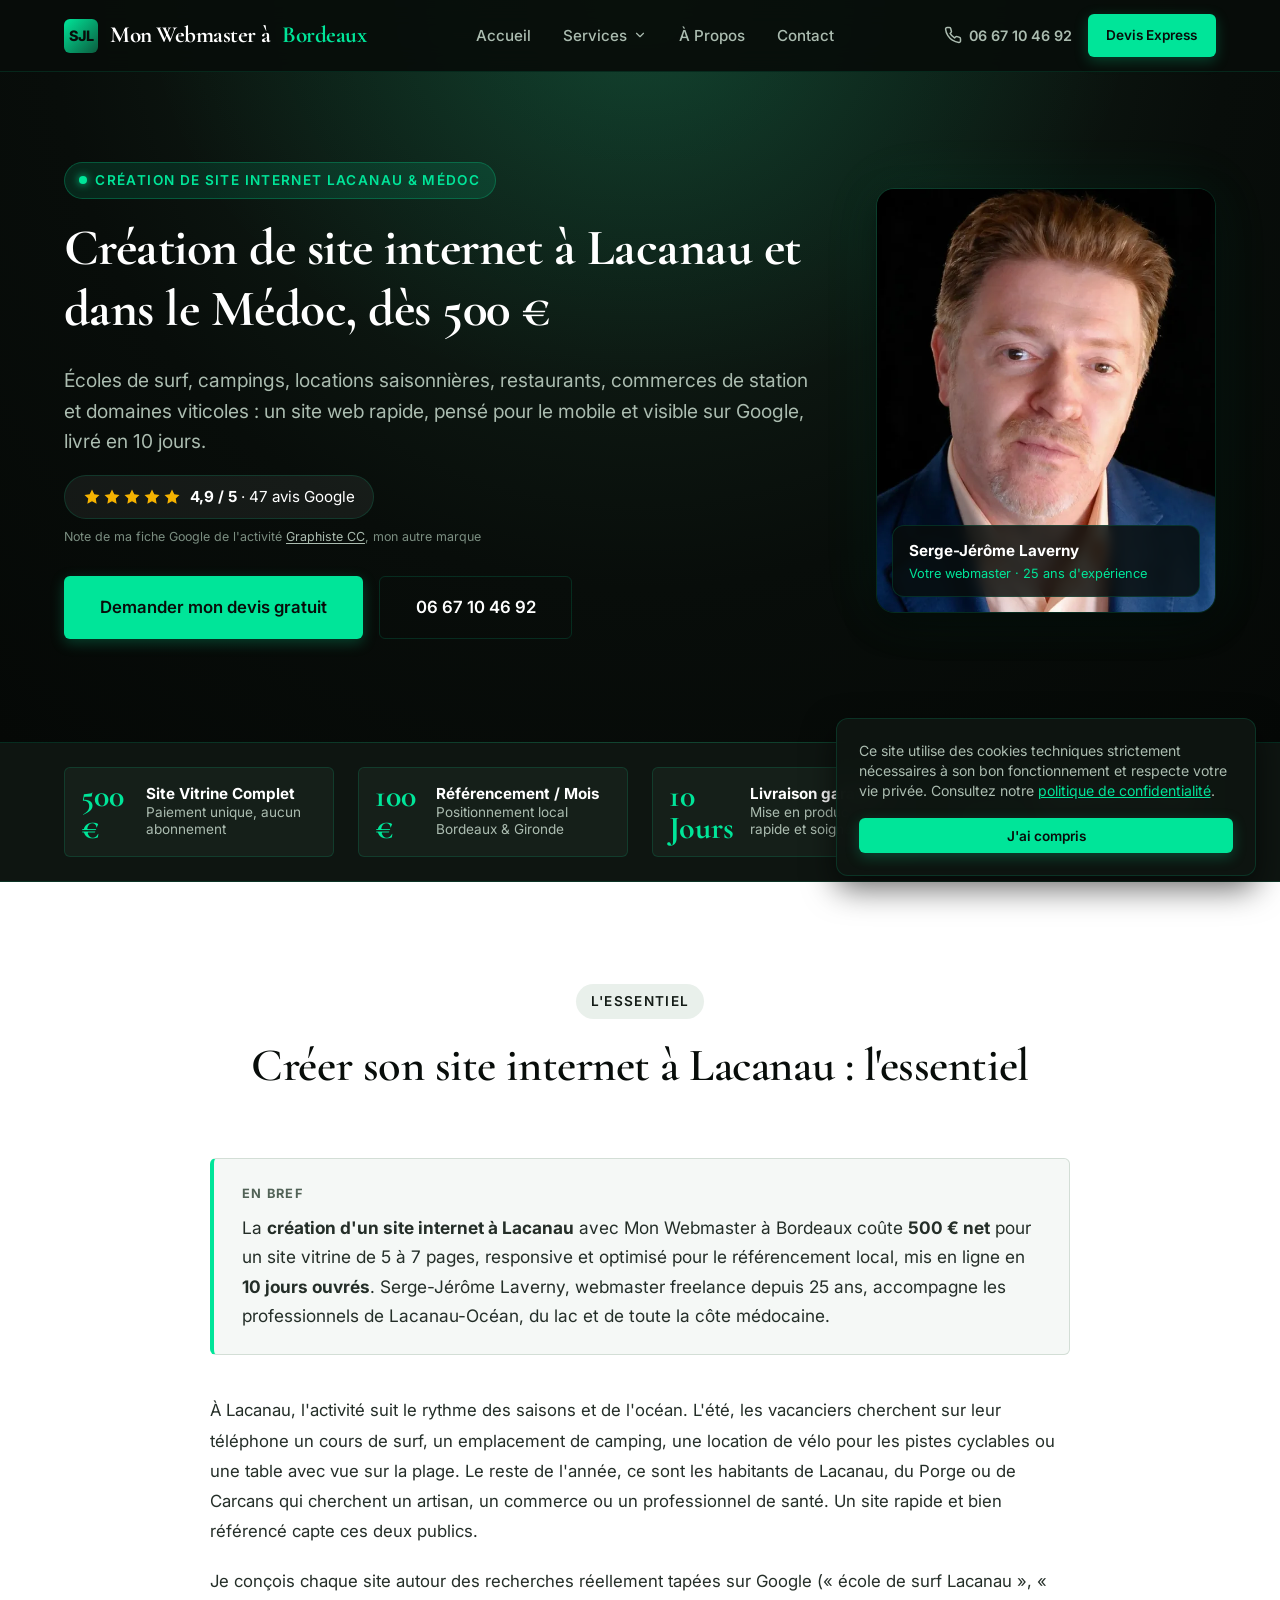
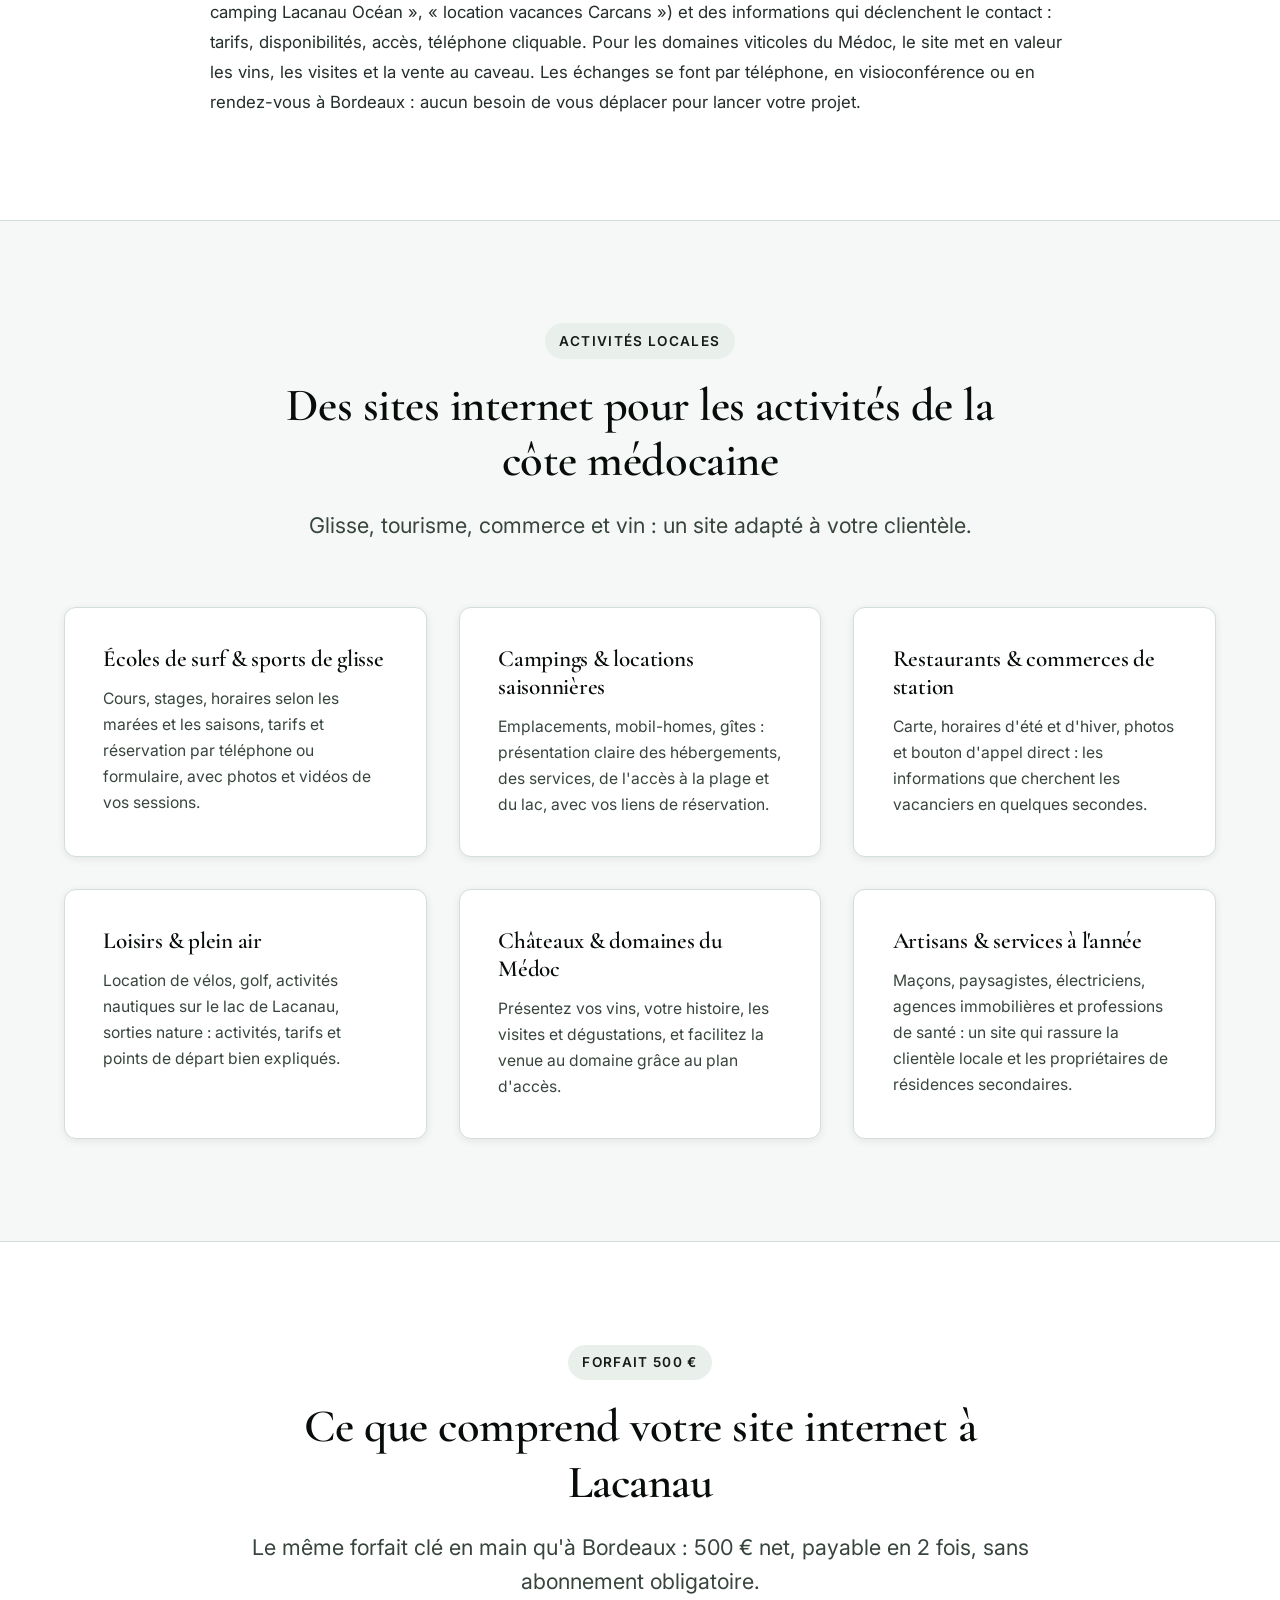
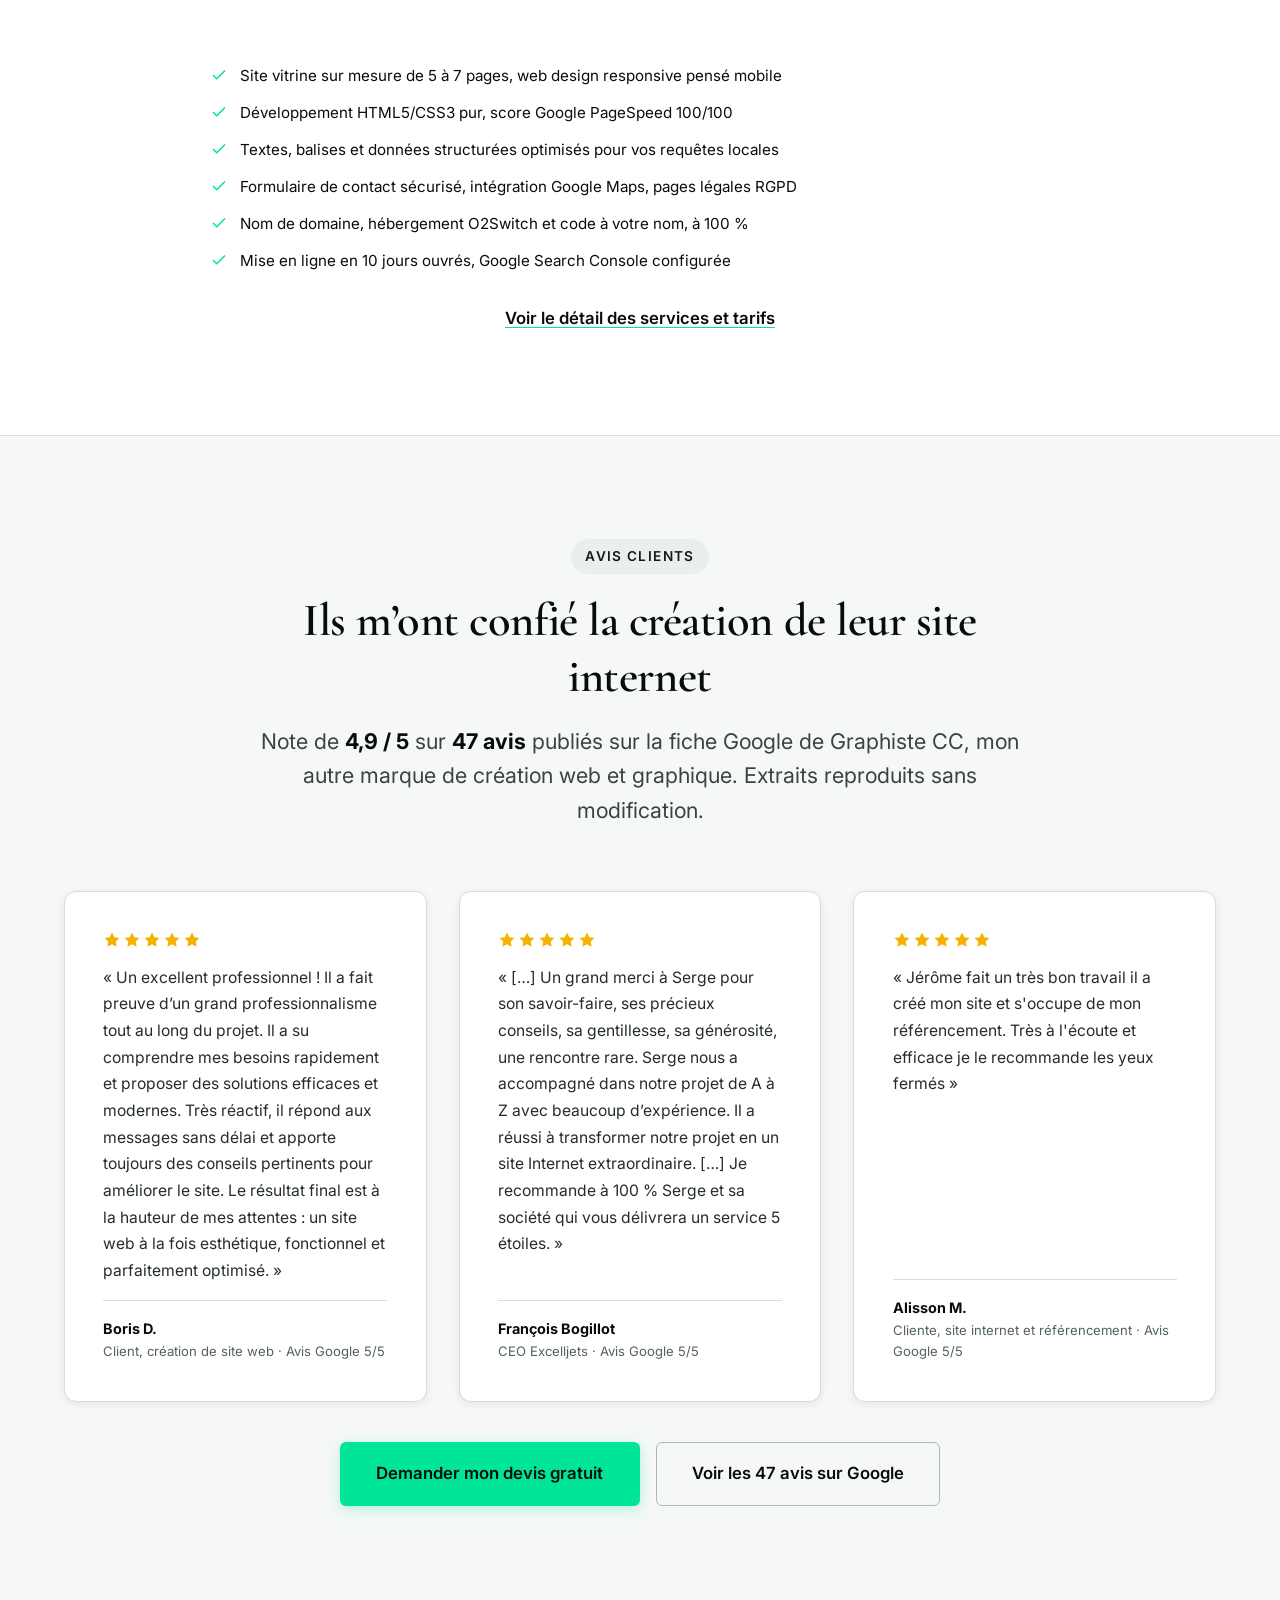
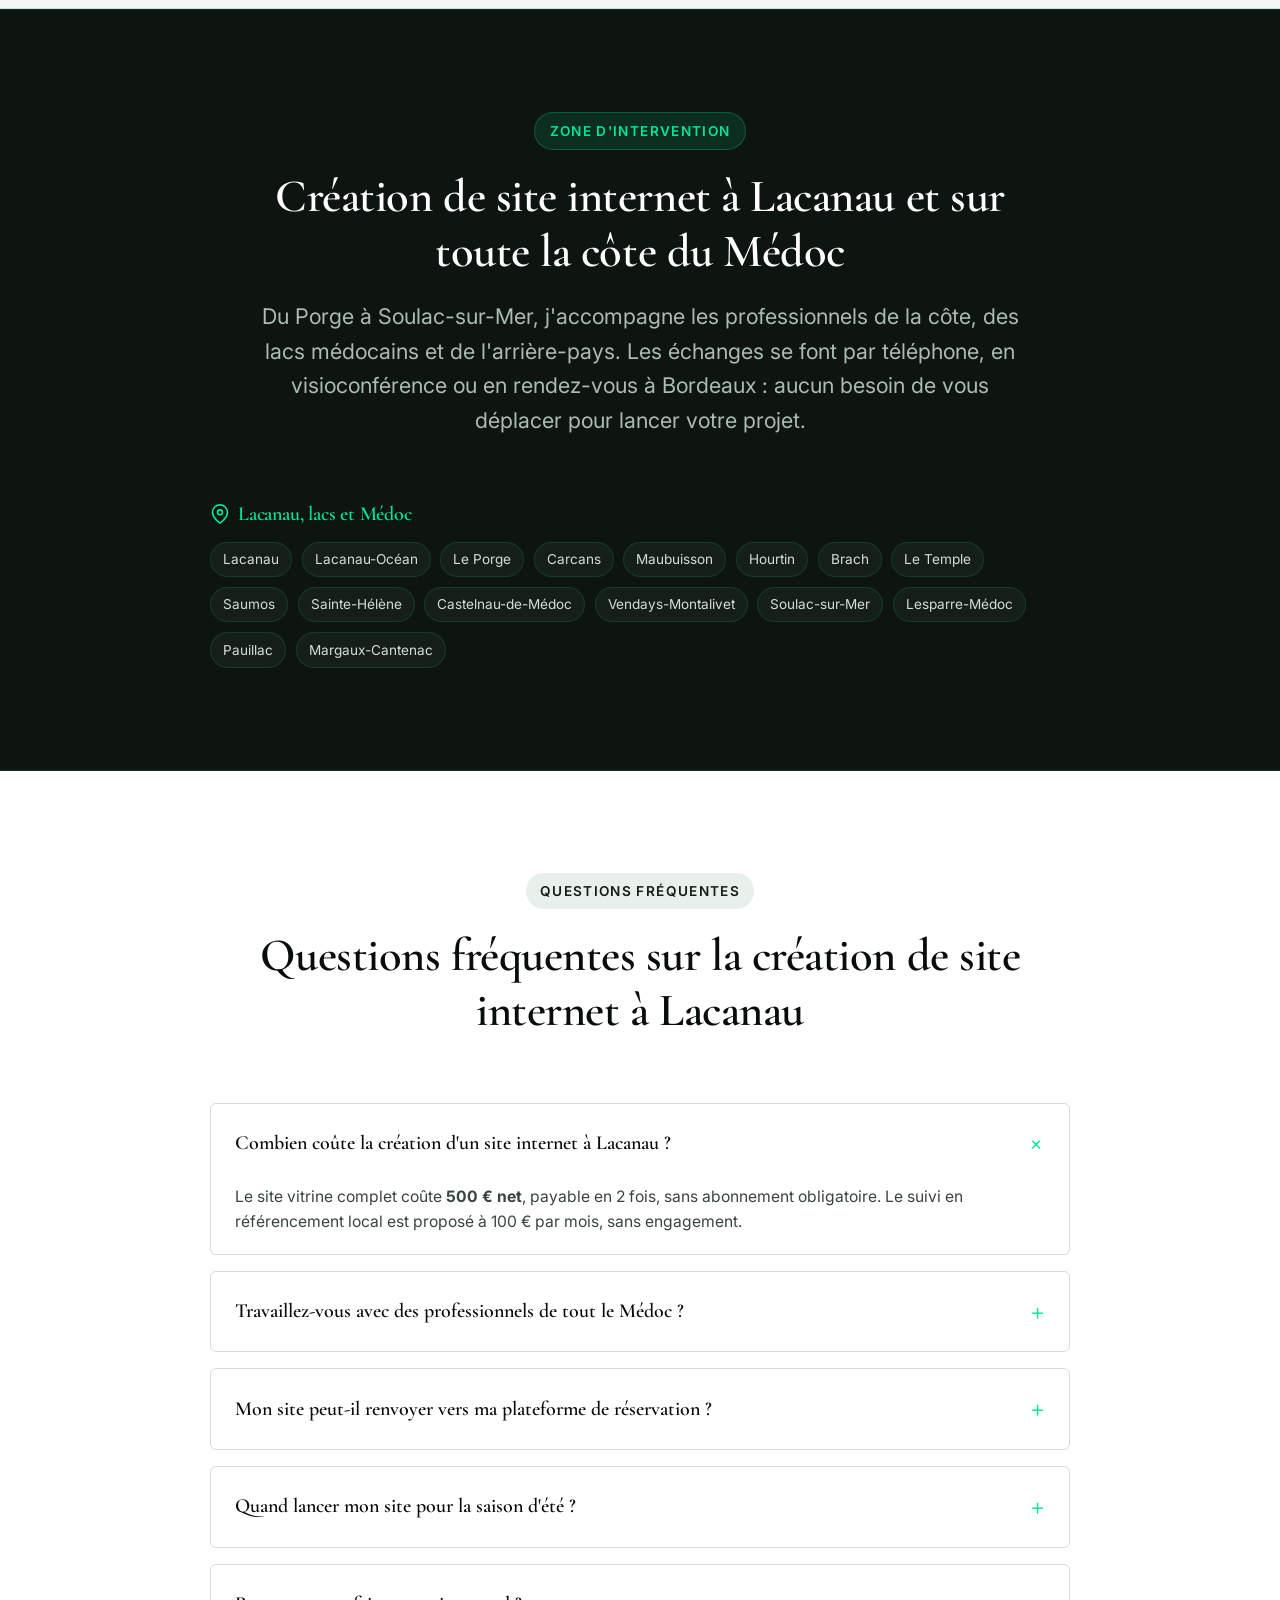
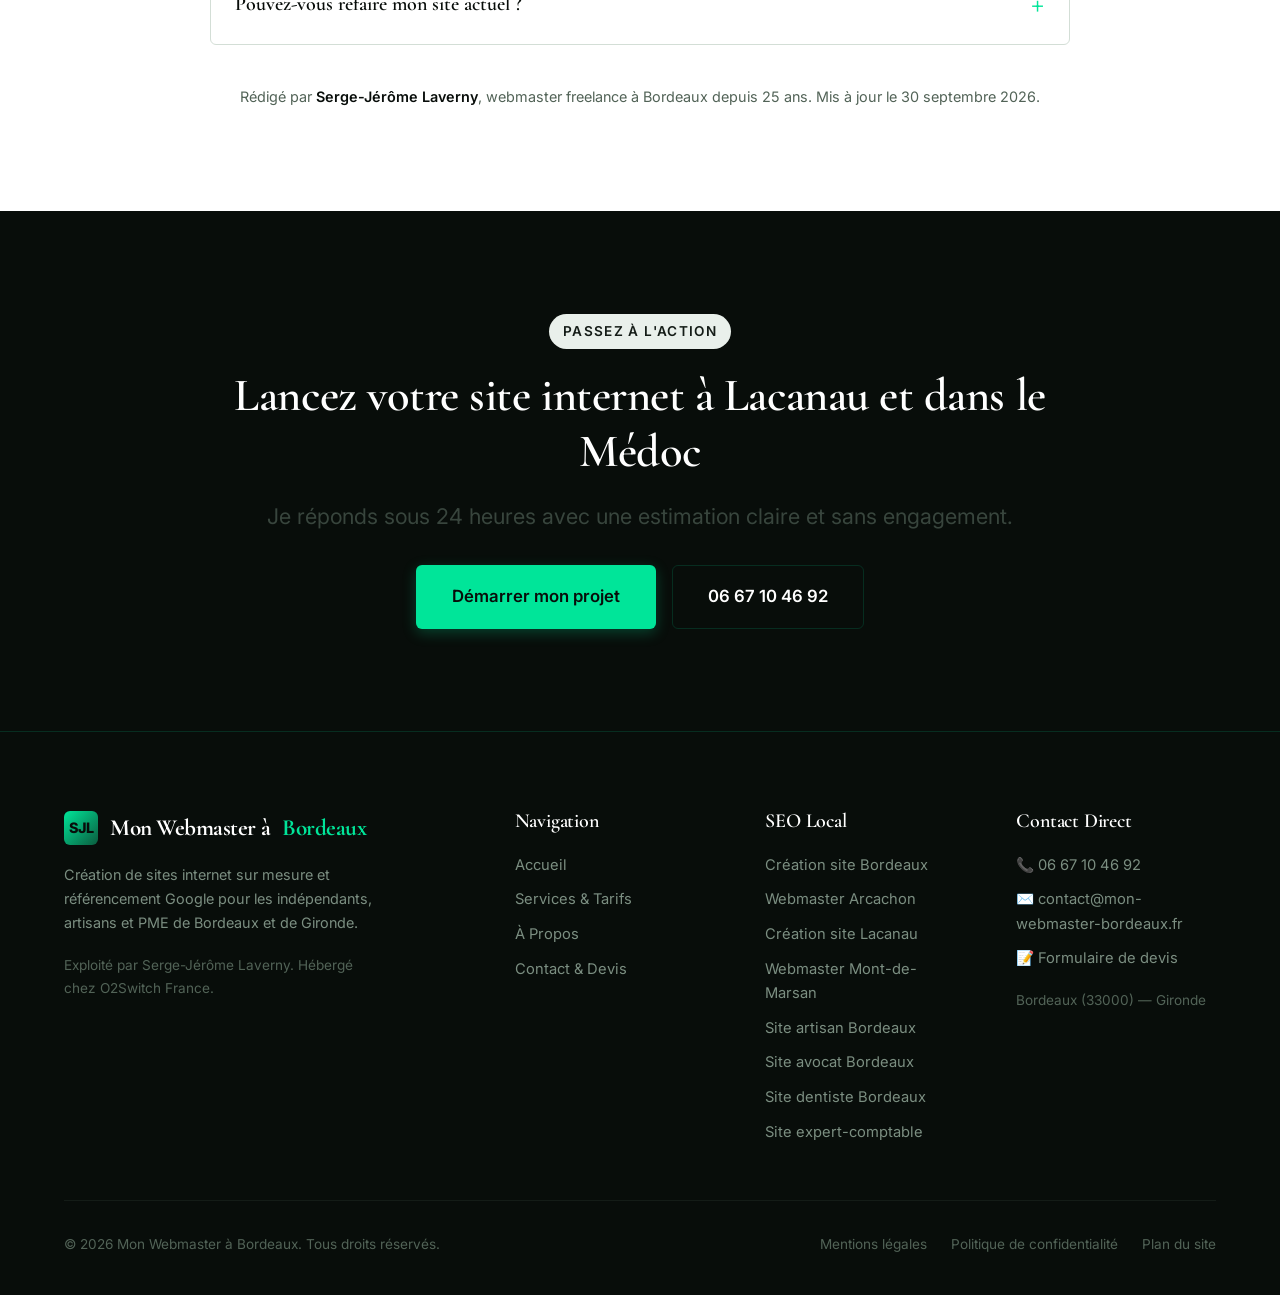
<file: creation-site-internet-lacanau.html>
<!DOCTYPE html>
<html lang="fr">
<head>
  <meta charset="UTF-8">
  <meta name="viewport" content="width=device-width, initial-scale=1.0">
  <title>Création Site Internet Lacanau | Webmaster Médoc dès 500 €</title>
  <meta name="description" content="Création de site internet à Lacanau et dans le Médoc dès 500 € : site vitrine rapide et référencé sur Google pour écoles de surf, campings, locations, restaurants, commerces et châteaux. Livré en 10 jours.">
  <meta name="robots" content="index, follow">
  <link rel="canonical" href="https://www.mon-webmaster-bordeaux.fr/creation-site-internet-lacanau.html">
  <link rel="icon" href="favicon.svg" type="image/svg+xml">
  <link rel="icon" href="favicon.ico" sizes="any">
  <link rel="apple-touch-icon" href="images/apple-touch-icon.png">

  <meta property="og:type" content="website">
  <meta property="og:title" content="Création Site Internet Lacanau | Webmaster Médoc dès 500 €">
  <meta property="og:description" content="Création de site internet à Lacanau et dans le Médoc dès 500 € : site vitrine rapide et référencé sur Google pour écoles de surf, campings, locations, restaurants, commerces et châteaux. Livré en 10 jours.">
  <meta property="og:url" content="https://www.mon-webmaster-bordeaux.fr/creation-site-internet-lacanau.html">
  <meta property="og:locale" content="fr_FR">
  <meta property="og:site_name" content="Mon Webmaster à Bordeaux">
  <meta property="og:image" content="https://www.mon-webmaster-bordeaux.fr/images/icon-512.png">
  <meta name="author" content="Serge-Jérôme Laverny">
  <meta name="geo.region" content="FR-33">
  <meta name="geo.placename" content="Lacanau">
  <meta name="geo.position" content="44.9776;-1.0785">

  <link rel="stylesheet" href="css/style.css?v=5">

  <!-- Schema.org JSON-LD -->
  <script type="application/ld+json">
  {
    "@context": "https://schema.org",
    "@graph": [
      {
        "@type": "WebPage",
        "@id": "https://www.mon-webmaster-bordeaux.fr/creation-site-internet-lacanau.html#webpage",
        "url": "https://www.mon-webmaster-bordeaux.fr/creation-site-internet-lacanau.html",
        "name": "Création Site Internet Lacanau | Webmaster Médoc dès 500 €",
        "inLanguage": "fr-FR",
        "dateModified": "2026-09-30",
        "about": {
          "@id": "https://www.mon-webmaster-bordeaux.fr/creation-site-internet-lacanau.html#service"
        },
        "author": {
          "@type": "Person",
          "name": "Serge-Jérôme Laverny",
          "url": "https://www.mon-webmaster-bordeaux.fr/a-propos.html",
          "image": "https://www.mon-webmaster-bordeaux.fr/images/serge-jerome-laverny-webmaster-bordeaux.jpg"
        },
        "breadcrumb": {
          "@id": "https://www.mon-webmaster-bordeaux.fr/creation-site-internet-lacanau.html#breadcrumb"
        }
      },
      {
        "@type": "BreadcrumbList",
        "@id": "https://www.mon-webmaster-bordeaux.fr/creation-site-internet-lacanau.html#breadcrumb",
        "itemListElement": [
          {
            "@type": "ListItem",
            "position": 1,
            "name": "Accueil",
            "item": "https://www.mon-webmaster-bordeaux.fr/"
          },
          {
            "@type": "ListItem",
            "position": 2,
            "name": "Services",
            "item": "https://www.mon-webmaster-bordeaux.fr/services.html"
          },
          {
            "@type": "ListItem",
            "position": 3,
            "name": "Création de site internet à Lacanau et dans le Médoc",
            "item": "https://www.mon-webmaster-bordeaux.fr/creation-site-internet-lacanau.html"
          }
        ]
      },
      {
        "@type": "Service",
        "@id": "https://www.mon-webmaster-bordeaux.fr/creation-site-internet-lacanau.html#service",
        "name": "Création de site internet à Lacanau et dans le Médoc",
        "serviceType": "Création de site web",
        "description": "Création de site internet à Lacanau et dans le Médoc dès 500 € : site vitrine rapide et référencé sur Google pour écoles de surf, campings, locations, restaurants, commerces et châteaux. Livré en 10 jours.",
        "provider": {
          "@id": "https://www.mon-webmaster-bordeaux.fr/#business"
        },
        "areaServed": [
          {
            "@type": "City",
            "name": "Lacanau"
          },
          {
            "@type": "City",
            "name": "Carcans"
          },
          {
            "@type": "City",
            "name": "Hourtin"
          },
          {
            "@type": "City",
            "name": "Le Porge"
          },
          {
            "@type": "City",
            "name": "Soulac-sur-Mer"
          },
          {
            "@type": "City",
            "name": "Vendays-Montalivet"
          },
          {
            "@type": "City",
            "name": "Castelnau-de-Médoc"
          },
          {
            "@type": "AdministrativeArea",
            "name": "Gironde"
          }
        ],
        "offers": {
          "@type": "Offer",
          "price": "500",
          "priceCurrency": "EUR",
          "description": "Site vitrine de 5 à 7 pages, paiement unique en 2 fois"
        }
      },
      {
        "@type": [
          "LocalBusiness",
          "ProfessionalService"
        ],
        "@id": "https://www.mon-webmaster-bordeaux.fr/#business",
        "name": "Mon Webmaster à Bordeaux",
        "url": "https://www.mon-webmaster-bordeaux.fr/",
        "telephone": "+33667104692",
        "email": "contact@mon-webmaster-bordeaux.fr",
        "priceRange": "500€ - 1500€",
        "address": {
          "@type": "PostalAddress",
          "addressLocality": "Bordeaux",
          "postalCode": "33000",
          "addressRegion": "Nouvelle-Aquitaine",
          "addressCountry": "FR"
        }
      },
      {
        "@type": "FAQPage",
        "mainEntity": [
          {
            "@type": "Question",
            "name": "Combien coûte la création d'un site internet à Lacanau ?",
            "acceptedAnswer": {
              "@type": "Answer",
              "text": "Le site vitrine complet coûte 500 € net, payable en 2 fois, sans abonnement obligatoire. Le suivi en référencement local est proposé à 100 € par mois, sans engagement."
            }
          },
          {
            "@type": "Question",
            "name": "Travaillez-vous avec des professionnels de tout le Médoc ?",
            "acceptedAnswer": {
              "@type": "Answer",
              "text": "Oui : Lacanau, Le Porge, Carcans, Hourtin, Castelnau-de-Médoc, Vendays-Montalivet, Soulac-sur-Mer, Pauillac et les communes viticoles. Les échanges se font par téléphone, en visioconférence ou en rendez-vous à Bordeaux : aucun besoin de vous déplacer pour lancer votre projet."
            }
          },
          {
            "@type": "Question",
            "name": "Mon site peut-il renvoyer vers ma plateforme de réservation ?",
            "acceptedAnswer": {
              "@type": "Answer",
              "text": "Oui. Le site présente votre activité et peut renvoyer vers votre outil ou votre plateforme de réservation existants, tout en restant votre vitrine principale sur Google."
            }
          },
          {
            "@type": "Question",
            "name": "Quand lancer mon site pour la saison d'été ?",
            "acceptedAnswer": {
              "@type": "Answer",
              "text": "Le site est en ligne en 10 jours ouvrés après réception de vos contenus. Pour une activité saisonnière, l'idéal est de le lancer plusieurs semaines avant la saison afin que Google ait le temps de l'indexer."
            }
          },
          {
            "@type": "Question",
            "name": "Pouvez-vous refaire mon site actuel ?",
            "acceptedAnswer": {
              "@type": "Answer",
              "text": "Oui. La refonte reprend vos contenus utiles, modernise le design et met en place les redirections 301 pour conserver votre référencement Google."
            }
          }
        ]
      }
    ]
  }
  </script>
</head>
<body>

  <!-- Navigation -->
  <header class="header-nav" role="banner">
    <div class="nav-container">
      <a href="index.html" class="nav-logo" aria-label="Mon Webmaster à Bordeaux - Accueil">
        <div class="nav-logo-icon">SJL</div>
        Mon Webmaster à <span>Bordeaux</span>
      </a>

      <nav class="nav-menu" role="navigation" aria-label="Menu principal">
        <a href="index.html" class="nav-link">Accueil</a>
        
        <div class="nav-dropdown">
          <button type="button" class="nav-dropdown-btn" aria-haspopup="true" aria-expanded="false">
            Services
            <svg viewBox="0 0 24 24" fill="none" stroke="currentColor" stroke-width="2" stroke-linecap="round" stroke-linejoin="round"><polyline points="6 9 12 15 18 9"></polyline></svg>
          </button>
          <div class="dropdown-content">
            <a href="services.html" class="dropdown-link">Tous les services</a>
            <div class="dropdown-divider"></div>
            <a href="creation-site-internet-bordeaux.html" class="dropdown-link">Création de site internet à Bordeaux</a>
            <a href="creation-site-internet-artisan.html" class="dropdown-link">Site internet pour artisan</a>
            <a href="creation-site-internet-avocat.html" class="dropdown-link">Site internet pour avocat</a>
            <a href="creation-site-internet-dentiste.html" class="dropdown-link">Site internet pour dentiste</a>
            <a href="creation-site-internet-expert-comptable.html" class="dropdown-link">Site internet pour expert-comptable</a>
          </div>
        </div>

        <a href="a-propos.html" class="nav-link">À Propos</a>
        <a href="contact.html" class="nav-link">Contact</a>
      </nav>

      <div class="nav-actions">
        <a href="tel:0667104692" class="nav-phone" aria-label="Téléphoner au 06 67 10 46 92">
          <svg width="18" height="18" viewBox="0 0 24 24" fill="none" stroke="currentColor" stroke-width="2" stroke-linecap="round" stroke-linejoin="round"><path d="M22 16.92v3a2 2 0 0 1-2.18 2 19.79 19.79 0 0 1-8.63-3.07 19.5 19.5 0 0 1-6-6 19.79 19.79 0 0 1-3.07-8.67A2 2 0 0 1 4.11 2h3a2 2 0 0 1 2 1.72 12.84 12.84 0 0 0 .7 2.81 2 2 0 0 1-.45 2.11L8.09 9.91a16 16 0 0 0 6 6l1.27-1.27a2 2 0 0 1 2.11-.45 12.84 12.84 0 0 0 2.81.7A2 2 0 0 1 22 16.92z"></path></svg>
          06 67 10 46 92
        </a>
        <a href="contact.html" class="btn btn-primary btn-sm">Devis Express</a>
        <button class="nav-toggle" id="nav-toggle" aria-label="Ouvrir le menu mobile" aria-expanded="false" aria-controls="mobile-menu">
          <svg viewBox="0 0 24 24" fill="none" stroke="currentColor" stroke-width="2" stroke-linecap="round" stroke-linejoin="round"><line x1="3" y1="12" x2="21" y2="12"></line><line x1="3" y1="6" x2="21" y2="6"></line><line x1="3" y1="18" x2="21" y2="18"></line></svg>
        </button>
      </div>
    </div>
  </header>

  <!-- Mobile Menu -->
  <div class="mobile-menu" id="mobile-menu" role="dialog" aria-modal="true" aria-label="Menu de navigation mobile">
    <div class="mobile-nav-list">
      <a href="index.html" class="mobile-nav-link">Accueil</a>
      <a href="services.html" class="mobile-nav-link">Services</a>
      <a href="creation-site-internet-bordeaux.html" class="mobile-nav-sublink">↳ Création site internet Bordeaux</a>
      <a href="creation-site-internet-artisan.html" class="mobile-nav-sublink">↳ Site artisan</a>
      <a href="creation-site-internet-avocat.html" class="mobile-nav-sublink">↳ Site avocat</a>
      <a href="creation-site-internet-dentiste.html" class="mobile-nav-sublink">↳ Site dentiste</a>
      <a href="creation-site-internet-expert-comptable.html" class="mobile-nav-sublink">↳ Site expert-comptable</a>
      <a href="a-propos.html" class="mobile-nav-link">À Propos</a>
      <a href="contact.html" class="mobile-nav-link">Contact</a>
      <div style="margin-top: 1.5rem;">
        <a href="contact.html" class="btn btn-primary" style="width: 100%;">Lancer mon projet</a>
      </div>
    </div>
  </div>

  <main id="main-content">

    <!-- Hero -->
    <section class="hero" aria-label="Création de site internet à Lacanau et dans le Médoc">
      <div class="container">
        <div class="hero-split">
        <div class="hero-content">
          <div class="eyebrow">
            <span class="badge-dot"></span>
            Création de site internet Lacanau & Médoc
          </div>
          <h1>Création de site internet à Lacanau et dans le Médoc, dès 500 €</h1>
          <p class="hero-lead">
            Écoles de surf, campings, locations saisonnières, restaurants, commerces de station et domaines viticoles : un site web rapide, pensé pour le mobile et visible sur Google, livré en 10 jours.
          </p>
          <div class="rating-block">
            <a href="#avis" class="rating-badge" aria-label="Note de 4,9 sur 5 sur 47 avis Google : voir les avis clients">
              <span class="stars" aria-hidden="true"><svg viewBox="0 0 24 24" aria-hidden="true"><path d="M12 2l3.09 6.26L22 9.27l-5 4.87 1.18 6.88L12 17.77l-6.18 3.25L7 14.14 2 9.27l6.91-1.01L12 2z"/></svg><svg viewBox="0 0 24 24" aria-hidden="true"><path d="M12 2l3.09 6.26L22 9.27l-5 4.87 1.18 6.88L12 17.77l-6.18 3.25L7 14.14 2 9.27l6.91-1.01L12 2z"/></svg><svg viewBox="0 0 24 24" aria-hidden="true"><path d="M12 2l3.09 6.26L22 9.27l-5 4.87 1.18 6.88L12 17.77l-6.18 3.25L7 14.14 2 9.27l6.91-1.01L12 2z"/></svg><svg viewBox="0 0 24 24" aria-hidden="true"><path d="M12 2l3.09 6.26L22 9.27l-5 4.87 1.18 6.88L12 17.77l-6.18 3.25L7 14.14 2 9.27l6.91-1.01L12 2z"/></svg><svg viewBox="0 0 24 24" aria-hidden="true"><path d="M12 2l3.09 6.26L22 9.27l-5 4.87 1.18 6.88L12 17.77l-6.18 3.25L7 14.14 2 9.27l6.91-1.01L12 2z"/></svg></span>
              <span class="rating-score"><strong>4,9 / 5</strong> · 47 avis Google</span>
            </a>
            <p class="rating-note">Note de ma fiche Google de l'activité <a href="https://share.google/SjonBLJq5cwm2fowu" target="_blank" rel="noopener">Graphiste CC</a>, mon autre marque</p>
          </div>

          <div class="btn-group" style="justify-content: center;">
            <a href="contact.html" class="btn btn-primary btn-lg">Demander mon devis gratuit</a>
            <a href="tel:0667104692" class="btn btn-secondary btn-lg">06 67 10 46 92</a>
          </div>
        </div>
          <figure class="hero-portrait">
            <picture>
              <source srcset="images/serge-jerome-laverny-webmaster-bordeaux.webp" type="image/webp">
              <img src="images/serge-jerome-laverny-webmaster-bordeaux.jpg" alt="Serge-Jérôme Laverny, webmaster freelance à Bordeaux" width="600" height="750" fetchpriority="high">
            </picture>
            <figcaption>
              <strong>Serge-Jérôme Laverny</strong>
              <span>Votre webmaster · 25 ans d'expérience</span>
            </figcaption>
          </figure>
        </div>
      </div>
    </section>

    <!-- Strip tarif -->
    <aside class="pricing-strip">
      <div class="container">
        <div class="pricing-strip-grid">
          <div class="strip-item">
            <div class="strip-number">500 €</div>
            <div class="strip-text">
              <strong>Site Vitrine Complet</strong>
              Paiement unique, aucun abonnement
            </div>
          </div>
          <div class="strip-item">
            <div class="strip-number">100 €</div>
            <div class="strip-text">
              <strong>Référencement / Mois</strong>
              Positionnement local Bordeaux & Gironde
            </div>
          </div>
          <div class="strip-item">
            <div class="strip-number">10 Jours</div>
            <div class="strip-text">
              <strong>Livraison garantie</strong>
              Mise en production rapide et soignée
            </div>
          </div>
          <div class="strip-item">
            <div class="strip-number">100%</div>
            <div class="strip-text">
              <strong>Propriétaire du code</strong>
              Hébergé chez O2Switch France
            </div>
          </div>
        </div>
      </div>
    </aside>

    <!-- Réponse courte + introduction -->
    <section class="section section-white" aria-labelledby="intro-title">
      <div class="container">
        <div class="header-center">
          <div class="eyebrow">L'Essentiel</div>
          <h2 id="intro-title">Créer son site internet à Lacanau : l'essentiel</h2>
        </div>

        <div class="answer-box">
          <p class="answer-box-label">En bref</p>
          <p>
            La <strong>création d'un site internet à Lacanau</strong> avec Mon Webmaster à Bordeaux coûte <strong>500 € net</strong> pour un site vitrine de 5 à 7 pages, responsive et optimisé pour le référencement local, mis en ligne en <strong>10 jours ouvrés</strong>. Serge-Jérôme Laverny, webmaster freelance depuis 25 ans, accompagne les professionnels de Lacanau-Océan, du lac et de toute la côte médocaine.
          </p>
        </div>

        <div class="prose">
          <p>
            À Lacanau, l'activité suit le rythme des saisons et de l'océan. L'été, les vacanciers cherchent sur leur téléphone un cours de surf, un emplacement de camping, une location de vélo pour les pistes cyclables ou une table avec vue sur la plage. Le reste de l'année, ce sont les habitants de Lacanau, du Porge ou de Carcans qui cherchent un artisan, un commerce ou un professionnel de santé. Un site rapide et bien référencé capte ces deux publics.
          </p>
          <p>
            Je conçois chaque site autour des recherches réellement tapées sur Google (« école de surf Lacanau », « camping Lacanau Océan », « location vacances Carcans ») et des informations qui déclenchent le contact : tarifs, disponibilités, accès, téléphone cliquable. Pour les domaines viticoles du Médoc, le site met en valeur les vins, les visites et la vente au caveau. Les échanges se font par téléphone, en visioconférence ou en rendez-vous à Bordeaux : aucun besoin de vous déplacer pour lancer votre projet.
          </p>
        </div>
      </div>
    </section>

    <!-- Activités locales -->
    <section class="section section-light" aria-labelledby="sectors-title">
      <div class="container">
        <div class="header-center">
          <div class="eyebrow">Activités Locales</div>
          <h2 id="sectors-title">Des sites internet pour les activités de la côte médocaine</h2>
          <p class="lead">Glisse, tourisme, commerce et vin : un site adapté à votre clientèle.</p>
        </div>

        <div class="grid-3">
          <article class="card card-white">
            <h3 class="card-title">Écoles de surf & sports de glisse</h3>
            <p class="card-desc">Cours, stages, horaires selon les marées et les saisons, tarifs et réservation par téléphone ou formulaire, avec photos et vidéos de vos sessions.</p>
          </article>
          <article class="card card-white">
            <h3 class="card-title">Campings & locations saisonnières</h3>
            <p class="card-desc">Emplacements, mobil-homes, gîtes : présentation claire des hébergements, des services, de l'accès à la plage et du lac, avec vos liens de réservation.</p>
          </article>
          <article class="card card-white">
            <h3 class="card-title">Restaurants & commerces de station</h3>
            <p class="card-desc">Carte, horaires d'été et d'hiver, photos et bouton d'appel direct : les informations que cherchent les vacanciers en quelques secondes.</p>
          </article>
          <article class="card card-white">
            <h3 class="card-title">Loisirs & plein air</h3>
            <p class="card-desc">Location de vélos, golf, activités nautiques sur le lac de Lacanau, sorties nature : activités, tarifs et points de départ bien expliqués.</p>
          </article>
          <article class="card card-white">
            <h3 class="card-title">Châteaux & domaines du Médoc</h3>
            <p class="card-desc">Présentez vos vins, votre histoire, les visites et dégustations, et facilitez la venue au domaine grâce au plan d'accès.</p>
          </article>
          <article class="card card-white">
            <h3 class="card-title">Artisans & services à l'année</h3>
            <p class="card-desc">Maçons, paysagistes, électriciens, agences immobilières et professions de santé : un site qui rassure la clientèle locale et les propriétaires de résidences secondaires.</p>
          </article>
        </div>
      </div>
    </section>

    <!-- Contenu du forfait -->
    <section class="section section-white" aria-labelledby="included-title">
      <div class="container">
        <div class="header-center">
          <div class="eyebrow">Forfait 500 €</div>
          <h2 id="included-title">Ce que comprend votre site internet à Lacanau</h2>
          <p class="lead">Le même forfait clé en main qu'à Bordeaux : 500 € net, payable en 2 fois, sans abonnement obligatoire.</p>
        </div>

        <div class="container-narrow" style="margin: 0 auto;">
          <ul class="feature-list">
              <li class="feature-item">
                <svg viewBox="0 0 24 24" fill="none" stroke="currentColor" stroke-width="2"><polyline points="20 6 9 17 4 12"></polyline></svg>
                <span>Site vitrine sur mesure de 5 à 7 pages, web design responsive pensé mobile</span>
              </li>
              <li class="feature-item">
                <svg viewBox="0 0 24 24" fill="none" stroke="currentColor" stroke-width="2"><polyline points="20 6 9 17 4 12"></polyline></svg>
                <span>Développement HTML5/CSS3 pur, score Google PageSpeed 100/100</span>
              </li>
              <li class="feature-item">
                <svg viewBox="0 0 24 24" fill="none" stroke="currentColor" stroke-width="2"><polyline points="20 6 9 17 4 12"></polyline></svg>
                <span>Textes, balises et données structurées optimisés pour vos requêtes locales</span>
              </li>
              <li class="feature-item">
                <svg viewBox="0 0 24 24" fill="none" stroke="currentColor" stroke-width="2"><polyline points="20 6 9 17 4 12"></polyline></svg>
                <span>Formulaire de contact sécurisé, intégration Google Maps, pages légales RGPD</span>
              </li>
              <li class="feature-item">
                <svg viewBox="0 0 24 24" fill="none" stroke="currentColor" stroke-width="2"><polyline points="20 6 9 17 4 12"></polyline></svg>
                <span>Nom de domaine, hébergement O2Switch et code à votre nom, à 100 %</span>
              </li>
              <li class="feature-item">
                <svg viewBox="0 0 24 24" fill="none" stroke="currentColor" stroke-width="2"><polyline points="20 6 9 17 4 12"></polyline></svg>
                <span>Mise en ligne en 10 jours ouvrés, Google Search Console configurée</span>
              </li>
          </ul>
        </div>

        <p class="text-center" style="margin-top: 2rem;">
          <a href="services.html" class="inline-link">Voir le détail des services et tarifs</a>
        </p>
      </div>
    </section>

    <!-- Avis clients Google -->
    <section class="section section-light" id="avis" aria-labelledby="reviews-title">
      <div class="container">
        <div class="header-center">
          <div class="eyebrow">Avis Clients</div>
          <h2 id="reviews-title">Ils m’ont confié la création de leur site internet</h2>
          <p class="lead">Note de <strong>4,9 / 5</strong> sur <strong>47 avis</strong> publiés sur la fiche Google de Graphiste CC, mon autre marque de création web et graphique. Extraits reproduits sans modification.</p>
        </div>

        <div class="grid-3 reviews-grid">
          <figure class="card card-white review-card">
            <span class="stars" aria-hidden="true"><svg viewBox="0 0 24 24" aria-hidden="true"><path d="M12 2l3.09 6.26L22 9.27l-5 4.87 1.18 6.88L12 17.77l-6.18 3.25L7 14.14 2 9.27l6.91-1.01L12 2z"/></svg><svg viewBox="0 0 24 24" aria-hidden="true"><path d="M12 2l3.09 6.26L22 9.27l-5 4.87 1.18 6.88L12 17.77l-6.18 3.25L7 14.14 2 9.27l6.91-1.01L12 2z"/></svg><svg viewBox="0 0 24 24" aria-hidden="true"><path d="M12 2l3.09 6.26L22 9.27l-5 4.87 1.18 6.88L12 17.77l-6.18 3.25L7 14.14 2 9.27l6.91-1.01L12 2z"/></svg><svg viewBox="0 0 24 24" aria-hidden="true"><path d="M12 2l3.09 6.26L22 9.27l-5 4.87 1.18 6.88L12 17.77l-6.18 3.25L7 14.14 2 9.27l6.91-1.01L12 2z"/></svg><svg viewBox="0 0 24 24" aria-hidden="true"><path d="M12 2l3.09 6.26L22 9.27l-5 4.87 1.18 6.88L12 17.77l-6.18 3.25L7 14.14 2 9.27l6.91-1.01L12 2z"/></svg></span>
            <blockquote class="review-text">
              <p>« Un excellent professionnel ! Il a fait preuve d’un grand professionnalisme tout au long du projet. Il a su comprendre mes besoins rapidement et proposer des solutions efficaces et modernes. Très réactif, il répond aux messages sans délai et apporte toujours des conseils pertinents pour améliorer le site. Le résultat final est à la hauteur de mes attentes : un site web à la fois esthétique, fonctionnel et parfaitement optimisé. »</p>
            </blockquote>
            <figcaption class="review-author">
              <strong>Boris D.</strong>
              <span>Client, création de site web · Avis Google 5/5</span>
            </figcaption>
          </figure>
          <figure class="card card-white review-card">
            <span class="stars" aria-hidden="true"><svg viewBox="0 0 24 24" aria-hidden="true"><path d="M12 2l3.09 6.26L22 9.27l-5 4.87 1.18 6.88L12 17.77l-6.18 3.25L7 14.14 2 9.27l6.91-1.01L12 2z"/></svg><svg viewBox="0 0 24 24" aria-hidden="true"><path d="M12 2l3.09 6.26L22 9.27l-5 4.87 1.18 6.88L12 17.77l-6.18 3.25L7 14.14 2 9.27l6.91-1.01L12 2z"/></svg><svg viewBox="0 0 24 24" aria-hidden="true"><path d="M12 2l3.09 6.26L22 9.27l-5 4.87 1.18 6.88L12 17.77l-6.18 3.25L7 14.14 2 9.27l6.91-1.01L12 2z"/></svg><svg viewBox="0 0 24 24" aria-hidden="true"><path d="M12 2l3.09 6.26L22 9.27l-5 4.87 1.18 6.88L12 17.77l-6.18 3.25L7 14.14 2 9.27l6.91-1.01L12 2z"/></svg><svg viewBox="0 0 24 24" aria-hidden="true"><path d="M12 2l3.09 6.26L22 9.27l-5 4.87 1.18 6.88L12 17.77l-6.18 3.25L7 14.14 2 9.27l6.91-1.01L12 2z"/></svg></span>
            <blockquote class="review-text">
              <p>« […] Un grand merci à Serge pour son savoir-faire, ses précieux conseils, sa gentillesse, sa générosité, une rencontre rare. Serge nous a accompagné dans notre projet de A à Z avec beaucoup d’expérience. Il a réussi à transformer notre projet en un site Internet extraordinaire. […] Je recommande à 100 % Serge et sa société qui vous délivrera un service 5 étoiles. »</p>
            </blockquote>
            <figcaption class="review-author">
              <strong>François Bogillot</strong>
              <span>CEO Excelljets · Avis Google 5/5</span>
            </figcaption>
          </figure>
          <figure class="card card-white review-card">
            <span class="stars" aria-hidden="true"><svg viewBox="0 0 24 24" aria-hidden="true"><path d="M12 2l3.09 6.26L22 9.27l-5 4.87 1.18 6.88L12 17.77l-6.18 3.25L7 14.14 2 9.27l6.91-1.01L12 2z"/></svg><svg viewBox="0 0 24 24" aria-hidden="true"><path d="M12 2l3.09 6.26L22 9.27l-5 4.87 1.18 6.88L12 17.77l-6.18 3.25L7 14.14 2 9.27l6.91-1.01L12 2z"/></svg><svg viewBox="0 0 24 24" aria-hidden="true"><path d="M12 2l3.09 6.26L22 9.27l-5 4.87 1.18 6.88L12 17.77l-6.18 3.25L7 14.14 2 9.27l6.91-1.01L12 2z"/></svg><svg viewBox="0 0 24 24" aria-hidden="true"><path d="M12 2l3.09 6.26L22 9.27l-5 4.87 1.18 6.88L12 17.77l-6.18 3.25L7 14.14 2 9.27l6.91-1.01L12 2z"/></svg><svg viewBox="0 0 24 24" aria-hidden="true"><path d="M12 2l3.09 6.26L22 9.27l-5 4.87 1.18 6.88L12 17.77l-6.18 3.25L7 14.14 2 9.27l6.91-1.01L12 2z"/></svg></span>
            <blockquote class="review-text">
              <p>« Jérôme fait un très bon travail il a créé mon site et s'occupe de mon référencement. Très à l'écoute et efficace je le recommande les yeux fermés »</p>
            </blockquote>
            <figcaption class="review-author">
              <strong>Alisson M.</strong>
              <span>Cliente, site internet et référencement · Avis Google 5/5</span>
            </figcaption>
          </figure>
        </div>

        <div class="btn-group" style="justify-content: center; margin-top: 2.5rem;">
          <a href="contact.html" class="btn btn-primary btn-lg">Demander mon devis gratuit</a>
          <a href="https://share.google/SjonBLJq5cwm2fowu" class="btn btn-outline-dark btn-lg" target="_blank" rel="noopener">Voir les 47 avis sur Google</a>
        </div>
      </div>
    </section>

    <!-- Zone d'intervention -->
    <section class="section section-dark" aria-labelledby="area-title">
      <div class="container">
        <div class="header-center">
          <div class="eyebrow">Zone d'Intervention</div>
          <h2 id="area-title">Création de site internet à Lacanau et sur toute la côte du Médoc</h2>
          <p class="lead">Du Porge à Soulac-sur-Mer, j'accompagne les professionnels de la côte, des lacs médocains et de l'arrière-pays. Les échanges se font par téléphone, en visioconférence ou en rendez-vous à Bordeaux : aucun besoin de vous déplacer pour lancer votre projet.</p>
        </div>

        <div class="geo-block container-narrow" style="margin: 0 auto;">
          <h3 class="geo-title">
            <svg width="20" height="20" viewBox="0 0 24 24" fill="none" stroke="currentColor" stroke-width="2"><path d="M21 10c0 7-9 13-9 13s-9-6-9-13a9 9 0 0 1 18 0z"></path><circle cx="12" cy="10" r="3"></circle></svg>
            Lacanau, lacs et Médoc
          </h3>
          <ul class="tag-cloud">
              <li class="tag">Lacanau</li>
              <li class="tag">Lacanau-Océan</li>
              <li class="tag">Le Porge</li>
              <li class="tag">Carcans</li>
              <li class="tag">Maubuisson</li>
              <li class="tag">Hourtin</li>
              <li class="tag">Brach</li>
              <li class="tag">Le Temple</li>
              <li class="tag">Saumos</li>
              <li class="tag">Sainte-Hélène</li>
              <li class="tag">Castelnau-de-Médoc</li>
              <li class="tag">Vendays-Montalivet</li>
              <li class="tag">Soulac-sur-Mer</li>
              <li class="tag">Lesparre-Médoc</li>
              <li class="tag">Pauillac</li>
              <li class="tag">Margaux-Cantenac</li>
          </ul>
        </div>
      </div>
    </section>

    <!-- FAQ -->
    <section class="section section-white" aria-labelledby="faq-title">
      <div class="container">
        <div class="header-center">
          <div class="eyebrow">Questions Fréquentes</div>
          <h2 id="faq-title">Questions fréquentes sur la création de site internet à Lacanau</h2>
        </div>

        <div class="faq-list">
          <details class="faq-item" open>
            <summary>Combien coûte la création d'un site internet à Lacanau ?</summary>
            <div class="faq-answer">
              Le site vitrine complet coûte <strong>500 € net</strong>, payable en 2 fois, sans abonnement obligatoire. Le suivi en référencement local est proposé à 100 € par mois, sans engagement.
            </div>
          </details>

          <details class="faq-item">
            <summary>Travaillez-vous avec des professionnels de tout le Médoc ?</summary>
            <div class="faq-answer">
              Oui : Lacanau, Le Porge, Carcans, Hourtin, Castelnau-de-Médoc, Vendays-Montalivet, Soulac-sur-Mer, Pauillac et les communes viticoles. Les échanges se font par téléphone, en visioconférence ou en rendez-vous à Bordeaux : aucun besoin de vous déplacer pour lancer votre projet.
            </div>
          </details>

          <details class="faq-item">
            <summary>Mon site peut-il renvoyer vers ma plateforme de réservation ?</summary>
            <div class="faq-answer">
              Oui. Le site présente votre activité et peut renvoyer vers votre outil ou votre plateforme de réservation existants, tout en restant votre vitrine principale sur Google.
            </div>
          </details>

          <details class="faq-item">
            <summary>Quand lancer mon site pour la saison d'été ?</summary>
            <div class="faq-answer">
              Le site est en ligne en <strong>10 jours ouvrés</strong> après réception de vos contenus. Pour une activité saisonnière, l'idéal est de le lancer plusieurs semaines avant la saison afin que Google ait le temps de l'indexer.
            </div>
          </details>

          <details class="faq-item">
            <summary>Pouvez-vous refaire mon site actuel ?</summary>
            <div class="faq-answer">
              Oui. La refonte reprend vos contenus utiles, modernise le design et met en place les redirections 301 pour conserver votre référencement Google.
            </div>
          </details>
        </div>

        <p class="page-byline">
          Rédigé par <a href="a-propos.html">Serge-Jérôme Laverny</a>, webmaster freelance à Bordeaux depuis 25 ans. Mis à jour le <time datetime="2026-09-30">30 septembre 2026</time>.
        </p>
      </div>
    </section>

    <!-- CTA Final -->
    <section class="section section-black text-center">
      <div class="container container-narrow">
        <div class="eyebrow">Passez à l'action</div>
        <h2>Lancez votre site internet à Lacanau et dans le Médoc</h2>
        <p class="lead" style="margin-left: auto; margin-right: auto; margin-bottom: 2rem;">
          Je réponds sous 24 heures avec une estimation claire et sans engagement.
        </p>
        <div class="btn-group" style="justify-content: center;">
          <a href="contact.html" class="btn btn-primary btn-lg">Démarrer mon projet</a>
          <a href="tel:0667104692" class="btn btn-secondary btn-lg">06 67 10 46 92</a>
        </div>
      </div>
    </section>

  </main>

  <!-- Footer 4 Colonnes -->
  <footer class="footer" role="contentinfo">
    <div class="container">
      <div class="footer-grid">
        <div class="footer-col footer-brand">
          <div class="nav-logo" style="margin-bottom: 0.75rem;">
            <div class="nav-logo-icon">SJL</div>
            Mon Webmaster à <span>Bordeaux</span>
          </div>
          <p>Création de sites internet sur mesure et référencement Google pour les indépendants, artisans et PME de Bordeaux et de Gironde.</p>
          <p style="margin-top: 0.5rem; font-size: 0.85rem; color: var(--gray-500);">
            Exploité par Serge-Jérôme Laverny. Hébergé chez O2Switch France.
          </p>
        </div>

        <div class="footer-col">
          <h4>Navigation</h4>
          <ul class="footer-links">
            <li><a href="index.html" class="footer-link">Accueil</a></li>
            <li><a href="services.html" class="footer-link">Services & Tarifs</a></li>
            <li><a href="a-propos.html" class="footer-link">À Propos</a></li>
            <li><a href="contact.html" class="footer-link">Contact & Devis</a></li>
          </ul>
        </div>

        <div class="footer-col">
          <h4>SEO Local</h4>
          <ul class="footer-links">
            <li><a href="creation-site-internet-bordeaux.html" class="footer-link">Création site Bordeaux</a></li>
            <li><a href="webmaster-arcachon.html" class="footer-link">Webmaster Arcachon</a></li>
            <li><a href="creation-site-internet-lacanau.html" class="footer-link">Création site Lacanau</a></li>
            <li><a href="webmaster-mont-de-marsan.html" class="footer-link">Webmaster Mont-de-Marsan</a></li>
            <li><a href="creation-site-internet-artisan.html" class="footer-link">Site artisan Bordeaux</a></li>
            <li><a href="creation-site-internet-avocat.html" class="footer-link">Site avocat Bordeaux</a></li>
            <li><a href="creation-site-internet-dentiste.html" class="footer-link">Site dentiste Bordeaux</a></li>
            <li><a href="creation-site-internet-expert-comptable.html" class="footer-link">Site expert-comptable</a></li>
          </ul>
        </div>

        <div class="footer-col">
          <h4>Contact Direct</h4>
          <ul class="footer-links">
            <li><a href="tel:0667104692" class="footer-link">📞 06 67 10 46 92</a></li>
            <li><a href="mailto:contact@mon-webmaster-bordeaux.fr" class="footer-link">✉️ contact@mon-webmaster-bordeaux.fr</a></li>
            <li><a href="contact.html" class="footer-link">📝 Formulaire de devis</a></li>
            <li style="color: var(--gray-500); font-size: 0.85rem; margin-top: 0.5rem;">Bordeaux (33000) — Gironde</li>
          </ul>
        </div>
      </div>

      <div class="footer-bottom">
        <div>© 2026 Mon Webmaster à Bordeaux. Tous droits réservés.</div>
        <div class="footer-bottom-links">
          <a href="mentions-legales.html">Mentions légales</a>
          <a href="politique-de-confidentialite.html">Politique de confidentialité</a>
          <a href="plan-du-site.html">Plan du site</a>
        </div>
      </div>
    </div>
  </footer>

  <!-- Bandeau RGPD -->
  <aside class="cookie-banner" id="cookie-banner" role="region" aria-label="Gestion des cookies et données personnelles">
    <p>
      Ce site utilise des cookies techniques strictement nécessaires à son bon fonctionnement et respecte votre vie privée. Consultez notre <a href="politique-de-confidentialite.html">politique de confidentialité</a>.
    </p>
    <button type="button" class="btn btn-primary btn-sm" id="cookie-accept" style="width: 100%;">J'ai compris</button>
  </aside>

  <script src="js/cookie-banner.js" defer></script>
</body>
</html>
</file>
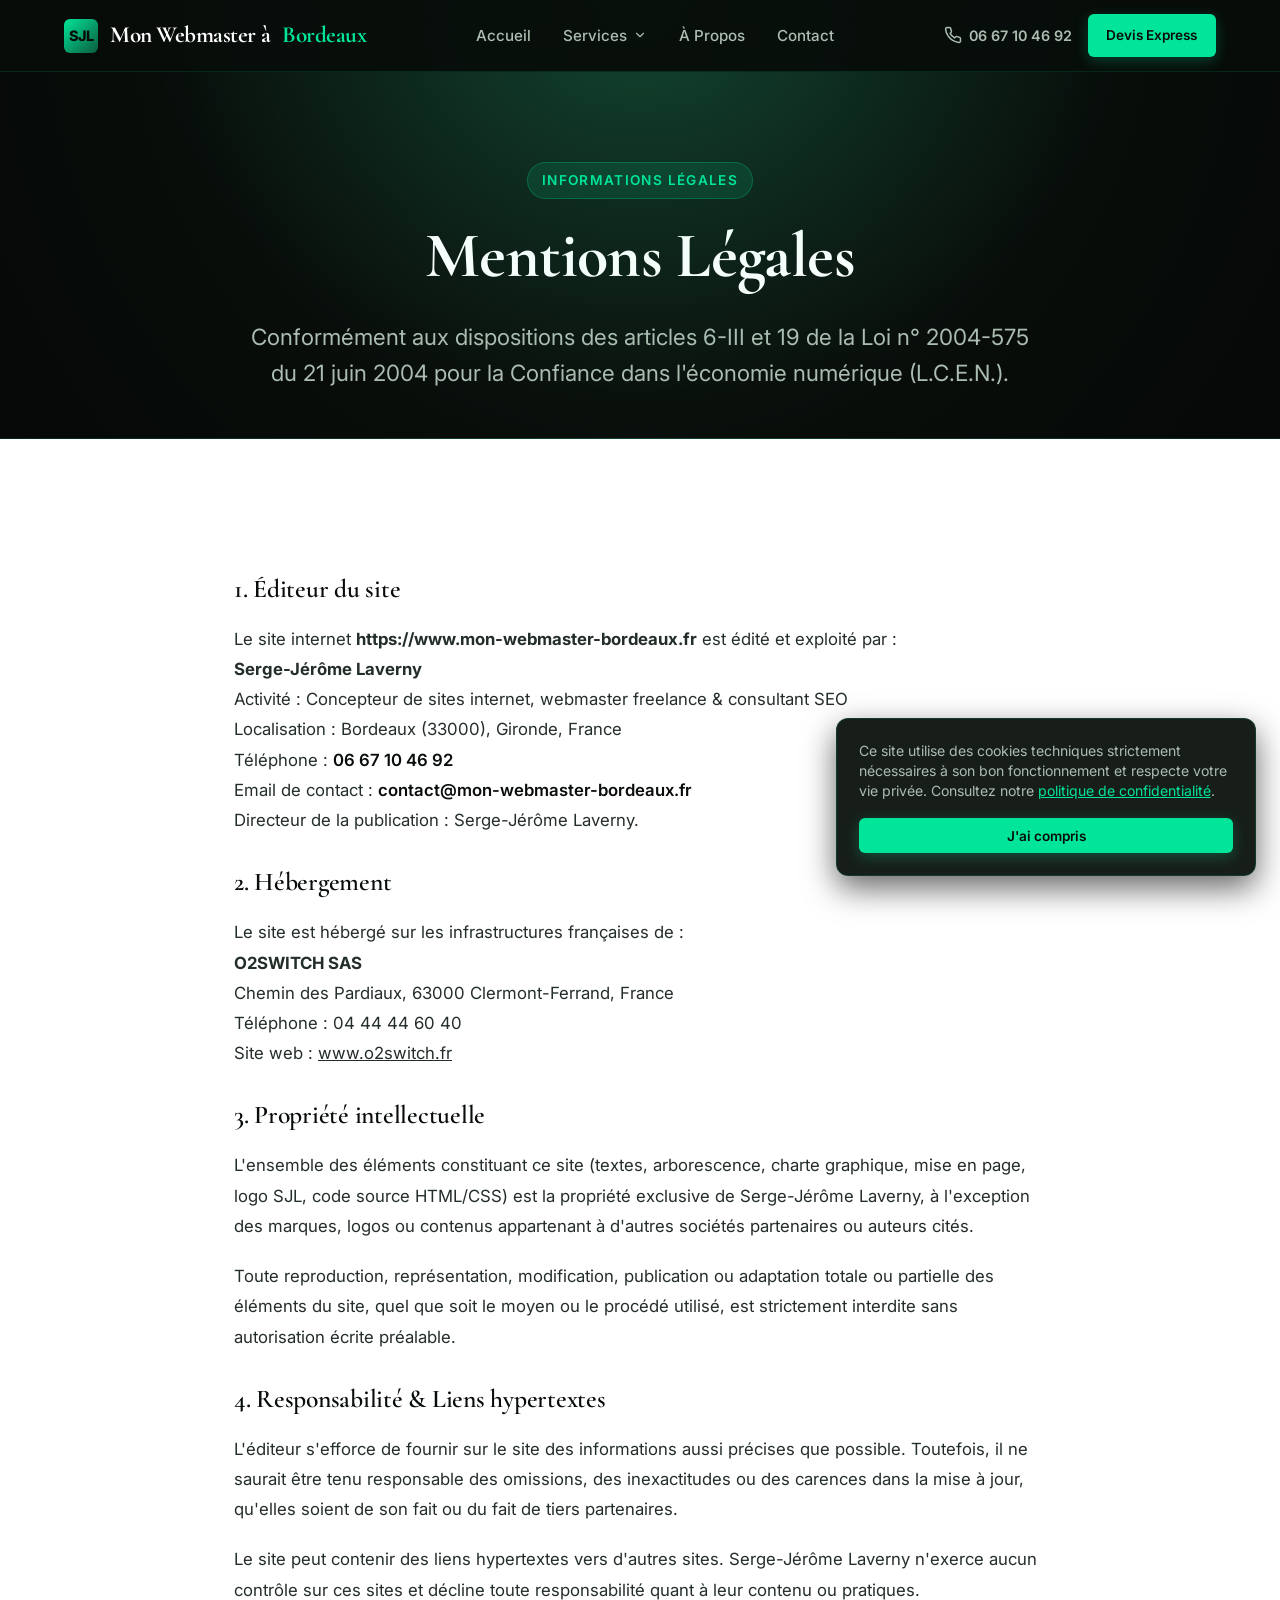
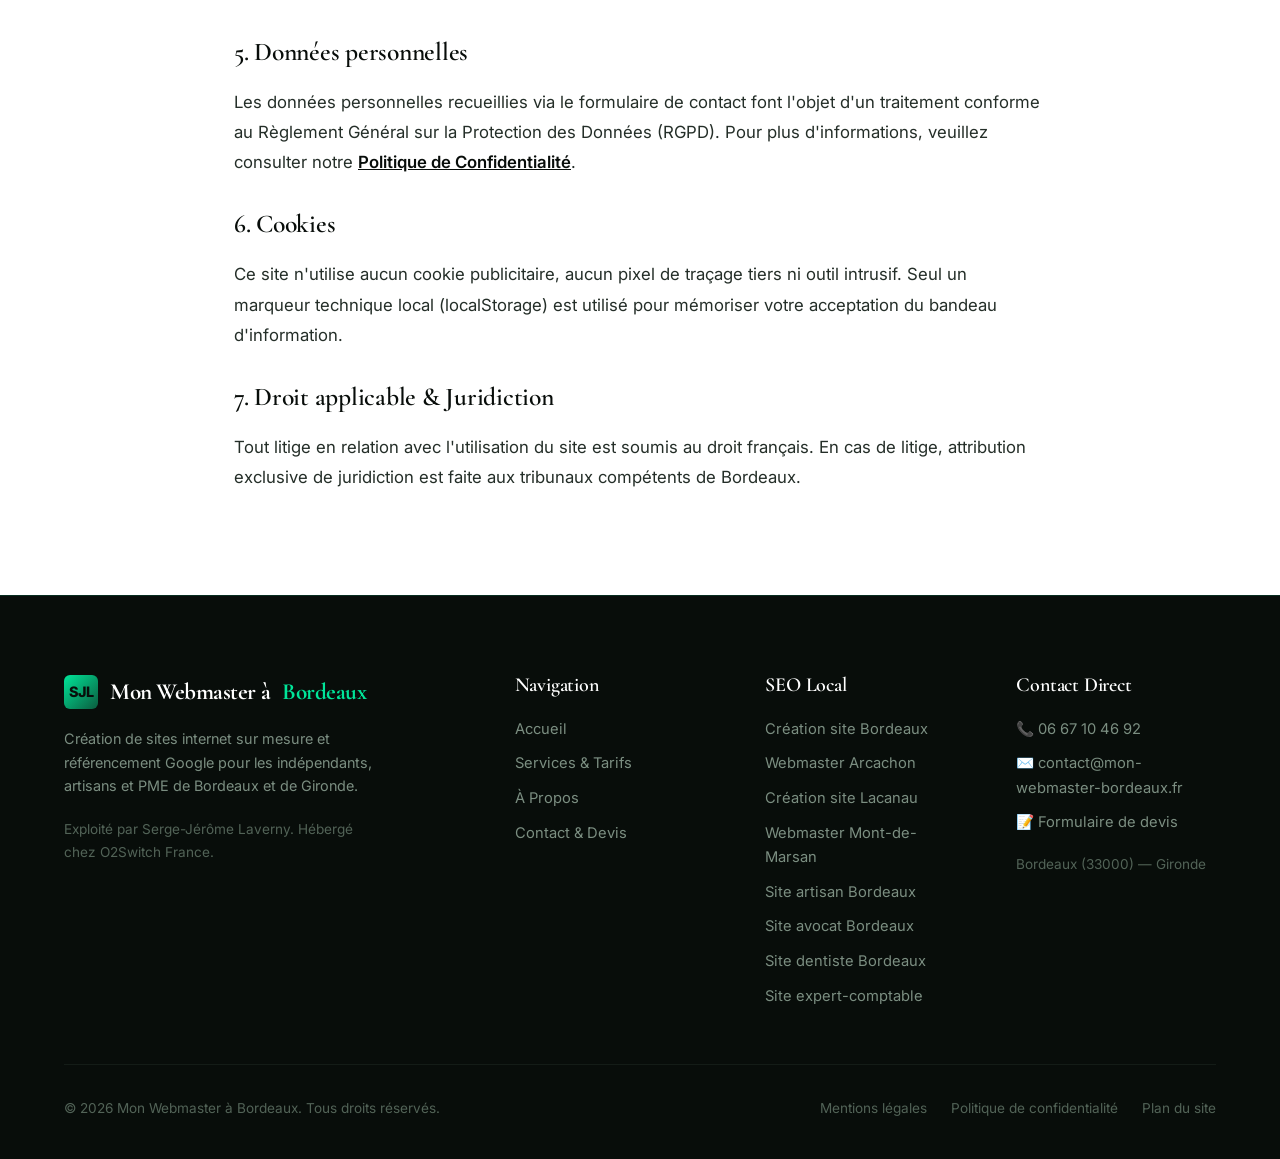
<file: mentions-legales.html>
<!DOCTYPE html>
<html lang="fr">
<head>
  <meta charset="UTF-8">
  <meta name="viewport" content="width=device-width, initial-scale=1.0">
  <title>Mentions Légales | Mon Webmaster à Bordeaux</title>
  <meta name="description" content="Mentions légales du site internet Mon Webmaster à Bordeaux, exploité par Serge-Jérôme Laverny à Bordeaux (33). Hébergé chez O2Switch.">
  <meta name="robots" content="noindex, follow">
  <link rel="canonical" href="https://www.mon-webmaster-bordeaux.fr/mentions-legales.html">
  <link rel="icon" href="favicon.svg" type="image/svg+xml">
  <link rel="icon" href="favicon.ico" sizes="any">
  <link rel="apple-touch-icon" href="images/apple-touch-icon.png">

  <link rel="stylesheet" href="css/style.css?v=5">
</head>
<body>

  <!-- Navigation -->
  <header class="header-nav" role="banner">
    <div class="nav-container">
      <a href="index.html" class="nav-logo" aria-label="Mon Webmaster à Bordeaux - Accueil">
        <div class="nav-logo-icon">SJL</div>
        Mon Webmaster à <span>Bordeaux</span>
      </a>

      <nav class="nav-menu" role="navigation" aria-label="Menu principal">
        <a href="index.html" class="nav-link">Accueil</a>
        
        <div class="nav-dropdown">
          <button type="button" class="nav-dropdown-btn" aria-haspopup="true" aria-expanded="false">
            Services
            <svg viewBox="0 0 24 24" fill="none" stroke="currentColor" stroke-width="2" stroke-linecap="round" stroke-linejoin="round"><polyline points="6 9 12 15 18 9"></polyline></svg>
          </button>
          <div class="dropdown-content">
            <a href="services.html" class="dropdown-link">Tous les services</a>
            <div class="dropdown-divider"></div>
            <a href="creation-site-internet-bordeaux.html" class="dropdown-link">Création de site internet à Bordeaux</a>
            <a href="creation-site-internet-artisan.html" class="dropdown-link">Site internet pour artisan</a>
            <a href="creation-site-internet-avocat.html" class="dropdown-link">Site internet pour avocat</a>
            <a href="creation-site-internet-dentiste.html" class="dropdown-link">Site internet pour dentiste</a>
            <a href="creation-site-internet-expert-comptable.html" class="dropdown-link">Site internet pour expert-comptable</a>
          </div>
        </div>

        <a href="a-propos.html" class="nav-link">À Propos</a>
        <a href="contact.html" class="nav-link">Contact</a>
      </nav>

      <div class="nav-actions">
        <a href="tel:0667104692" class="nav-phone" aria-label="Téléphoner au 06 67 10 46 92">
          <svg width="18" height="18" viewBox="0 0 24 24" fill="none" stroke="currentColor" stroke-width="2" stroke-linecap="round" stroke-linejoin="round"><path d="M22 16.92v3a2 2 0 0 1-2.18 2 19.79 19.79 0 0 1-8.63-3.07 19.5 19.5 0 0 1-6-6 19.79 19.79 0 0 1-3.07-8.67A2 2 0 0 1 4.11 2h3a2 2 0 0 1 2 1.72 12.84 12.84 0 0 0 .7 2.81 2 2 0 0 1-.45 2.11L8.09 9.91a16 16 0 0 0 6 6l1.27-1.27a2 2 0 0 1 2.11-.45 12.84 12.84 0 0 0 2.81.7A2 2 0 0 1 22 16.92z"></path></svg>
          06 67 10 46 92
        </a>
        <a href="contact.html" class="btn btn-primary btn-sm">Devis Express</a>
        <button class="nav-toggle" id="nav-toggle" aria-label="Ouvrir le menu mobile" aria-expanded="false" aria-controls="mobile-menu">
          <svg viewBox="0 0 24 24" fill="none" stroke="currentColor" stroke-width="2" stroke-linecap="round" stroke-linejoin="round"><line x1="3" y1="12" x2="21" y2="12"></line><line x1="3" y1="6" x2="21" y2="6"></line><line x1="3" y1="18" x2="21" y2="18"></line></svg>
        </button>
      </div>
    </div>
  </header>

  <!-- Mobile Menu -->
  <div class="mobile-menu" id="mobile-menu" role="dialog" aria-modal="true" aria-label="Menu de navigation mobile">
    <div class="mobile-nav-list">
      <a href="index.html" class="mobile-nav-link">Accueil</a>
      <a href="services.html" class="mobile-nav-link">Services</a>
      <a href="creation-site-internet-bordeaux.html" class="mobile-nav-sublink">↳ Création site internet Bordeaux</a>
      <a href="creation-site-internet-artisan.html" class="mobile-nav-sublink">↳ Site artisan</a>
      <a href="creation-site-internet-avocat.html" class="mobile-nav-sublink">↳ Site avocat</a>
      <a href="creation-site-internet-dentiste.html" class="mobile-nav-sublink">↳ Site dentiste</a>
      <a href="creation-site-internet-expert-comptable.html" class="mobile-nav-sublink">↳ Site expert-comptable</a>
      <a href="a-propos.html" class="mobile-nav-link">À Propos</a>
      <a href="contact.html" class="mobile-nav-link">Contact</a>
      <div style="margin-top: 1.5rem;">
        <a href="contact.html" class="btn btn-primary" style="width: 100%;">Lancer mon projet</a>
      </div>
    </div>
  </div>

  <main id="main-content">
    
    <section class="hero" style="padding-bottom: 3rem;">
      <div class="container text-center">
        <div class="eyebrow">Informations Légales</div>
        <h1>Mentions Légales</h1>
        <p class="hero-lead">Conformément aux dispositions des articles 6-III et 19 de la Loi n° 2004-575 du 21 juin 2004 pour la Confiance dans l'économie numérique (L.C.E.N.).</p>
      </div>
    </section>

    <section class="section section-white">
      <div class="container container-narrow">
        <div style="font-size: 1.05rem; line-height: 1.8; color: var(--gray-700);">

          <h2 style="font-size: 1.6rem; margin-top: 2rem; color: var(--black);">1. Éditeur du site</h2>
          <p>
            Le site internet <strong>https://www.mon-webmaster-bordeaux.fr</strong> est édité et exploité par :<br>
            <strong>Serge-Jérôme Laverny</strong><br>
            Activité : Concepteur de sites internet, webmaster freelance & consultant SEO<br>
            Localisation : Bordeaux (33000), Gironde, France<br>
            Téléphone : <a href="tel:0667104692" style="color: var(--black); font-weight: 600;">06 67 10 46 92</a><br>
            Email de contact : <a href="mailto:contact@mon-webmaster-bordeaux.fr" style="color: var(--black); font-weight: 600;">contact@mon-webmaster-bordeaux.fr</a><br>
            Directeur de la publication : Serge-Jérôme Laverny.
          </p>

          <h2 style="font-size: 1.6rem; margin-top: 2rem; color: var(--black);">2. Hébergement</h2>
          <p>
            Le site est hébergé sur les infrastructures françaises de :<br>
            <strong>O2SWITCH SAS</strong><br>
            Chemin des Pardiaux, 63000 Clermont-Ferrand, France<br>
            Téléphone : 04 44 44 60 40<br>
            Site web : <a href="https://www.o2switch.fr" target="_blank" rel="noopener noreferrer" style="text-decoration: underline;">www.o2switch.fr</a>
          </p>

          <h2 style="font-size: 1.6rem; margin-top: 2rem; color: var(--black);">3. Propriété intellectuelle</h2>
          <p>
            L'ensemble des éléments constituant ce site (textes, arborescence, charte graphique, mise en page, logo SJL, code source HTML/CSS) est la propriété exclusive de Serge-Jérôme Laverny, à l'exception des marques, logos ou contenus appartenant à d'autres sociétés partenaires ou auteurs cités.
          </p>
          <p>
            Toute reproduction, représentation, modification, publication ou adaptation totale ou partielle des éléments du site, quel que soit le moyen ou le procédé utilisé, est strictement interdite sans autorisation écrite préalable.
          </p>

          <h2 style="font-size: 1.6rem; margin-top: 2rem; color: var(--black);">4. Responsabilité & Liens hypertextes</h2>
          <p>
            L'éditeur s'efforce de fournir sur le site des informations aussi précises que possible. Toutefois, il ne saurait être tenu responsable des omissions, des inexactitudes ou des carences dans la mise à jour, qu'elles soient de son fait ou du fait de tiers partenaires.
          </p>
          <p>
            Le site peut contenir des liens hypertextes vers d'autres sites. Serge-Jérôme Laverny n'exerce aucun contrôle sur ces sites et décline toute responsabilité quant à leur contenu ou pratiques.
          </p>

          <h2 style="font-size: 1.6rem; margin-top: 2rem; color: var(--black);">5. Données personnelles</h2>
          <p>
            Les données personnelles recueillies via le formulaire de contact font l'objet d'un traitement conforme au Règlement Général sur la Protection des Données (RGPD). Pour plus d'informations, veuillez consulter notre <a href="politique-de-confidentialite.html" style="color: var(--black); font-weight: 600; text-decoration: underline;">Politique de Confidentialité</a>.
          </p>

          <h2 style="font-size: 1.6rem; margin-top: 2rem; color: var(--black);">6. Cookies</h2>
          <p>
            Ce site n'utilise aucun cookie publicitaire, aucun pixel de traçage tiers ni outil intrusif. Seul un marqueur technique local (localStorage) est utilisé pour mémoriser votre acceptation du bandeau d'information.
          </p>

          <h2 style="font-size: 1.6rem; margin-top: 2rem; color: var(--black);">7. Droit applicable & Juridiction</h2>
          <p>
            Tout litige en relation avec l'utilisation du site est soumis au droit français. En cas de litige, attribution exclusive de juridiction est faite aux tribunaux compétents de Bordeaux.
          </p>

        </div>
      </div>
    </section>

  </main>

  <!-- Footer 4 Colonnes -->
  <footer class="footer" role="contentinfo">
    <div class="container">
      <div class="footer-grid">
        <div class="footer-col footer-brand">
          <div class="nav-logo" style="margin-bottom: 0.75rem;">
            <div class="nav-logo-icon">SJL</div>
            Mon Webmaster à <span>Bordeaux</span>
          </div>
          <p>Création de sites internet sur mesure et référencement Google pour les indépendants, artisans et PME de Bordeaux et de Gironde.</p>
          <p style="margin-top: 0.5rem; font-size: 0.85rem; color: var(--gray-500);">
            Exploité par Serge-Jérôme Laverny. Hébergé chez O2Switch France.
          </p>
        </div>

        <div class="footer-col">
          <h4>Navigation</h4>
          <ul class="footer-links">
            <li><a href="index.html" class="footer-link">Accueil</a></li>
            <li><a href="services.html" class="footer-link">Services & Tarifs</a></li>
            <li><a href="a-propos.html" class="footer-link">À Propos</a></li>
            <li><a href="contact.html" class="footer-link">Contact & Devis</a></li>
          </ul>
        </div>

        <div class="footer-col">
          <h4>SEO Local</h4>
          <ul class="footer-links">
            <li><a href="creation-site-internet-bordeaux.html" class="footer-link">Création site Bordeaux</a></li>
            <li><a href="webmaster-arcachon.html" class="footer-link">Webmaster Arcachon</a></li>
            <li><a href="creation-site-internet-lacanau.html" class="footer-link">Création site Lacanau</a></li>
            <li><a href="webmaster-mont-de-marsan.html" class="footer-link">Webmaster Mont-de-Marsan</a></li>
            <li><a href="creation-site-internet-artisan.html" class="footer-link">Site artisan Bordeaux</a></li>
            <li><a href="creation-site-internet-avocat.html" class="footer-link">Site avocat Bordeaux</a></li>
            <li><a href="creation-site-internet-dentiste.html" class="footer-link">Site dentiste Bordeaux</a></li>
            <li><a href="creation-site-internet-expert-comptable.html" class="footer-link">Site expert-comptable</a></li>
          </ul>
        </div>

        <div class="footer-col">
          <h4>Contact Direct</h4>
          <ul class="footer-links">
            <li><a href="tel:0667104692" class="footer-link">📞 06 67 10 46 92</a></li>
            <li><a href="mailto:contact@mon-webmaster-bordeaux.fr" class="footer-link">✉️ contact@mon-webmaster-bordeaux.fr</a></li>
            <li><a href="contact.html" class="footer-link">📝 Formulaire de devis</a></li>
            <li style="color: var(--gray-500); font-size: 0.85rem; margin-top: 0.5rem;">Bordeaux (33000) — Gironde</li>
          </ul>
        </div>
      </div>

      <div class="footer-bottom">
        <div>© 2026 Mon Webmaster à Bordeaux. Tous droits réservés.</div>
        <div class="footer-bottom-links">
          <a href="mentions-legales.html">Mentions légales</a>
          <a href="politique-de-confidentialite.html">Politique de confidentialité</a>
          <a href="plan-du-site.html">Plan du site</a>
        </div>
      </div>
    </div>
  </footer>

  <!-- Bandeau RGPD -->
  <aside class="cookie-banner" id="cookie-banner" role="region" aria-label="Gestion des cookies et données personnelles">
    <p>
      Ce site utilise des cookies techniques strictement nécessaires à son bon fonctionnement et respecte votre vie privée. Consultez notre <a href="politique-de-confidentialite.html">politique de confidentialité</a>.
    </p>
    <button type="button" class="btn btn-primary btn-sm" id="cookie-accept" style="width: 100%;">J'ai compris</button>
  </aside>

  <script src="js/cookie-banner.js" defer></script>
</body>
</html>
</file>
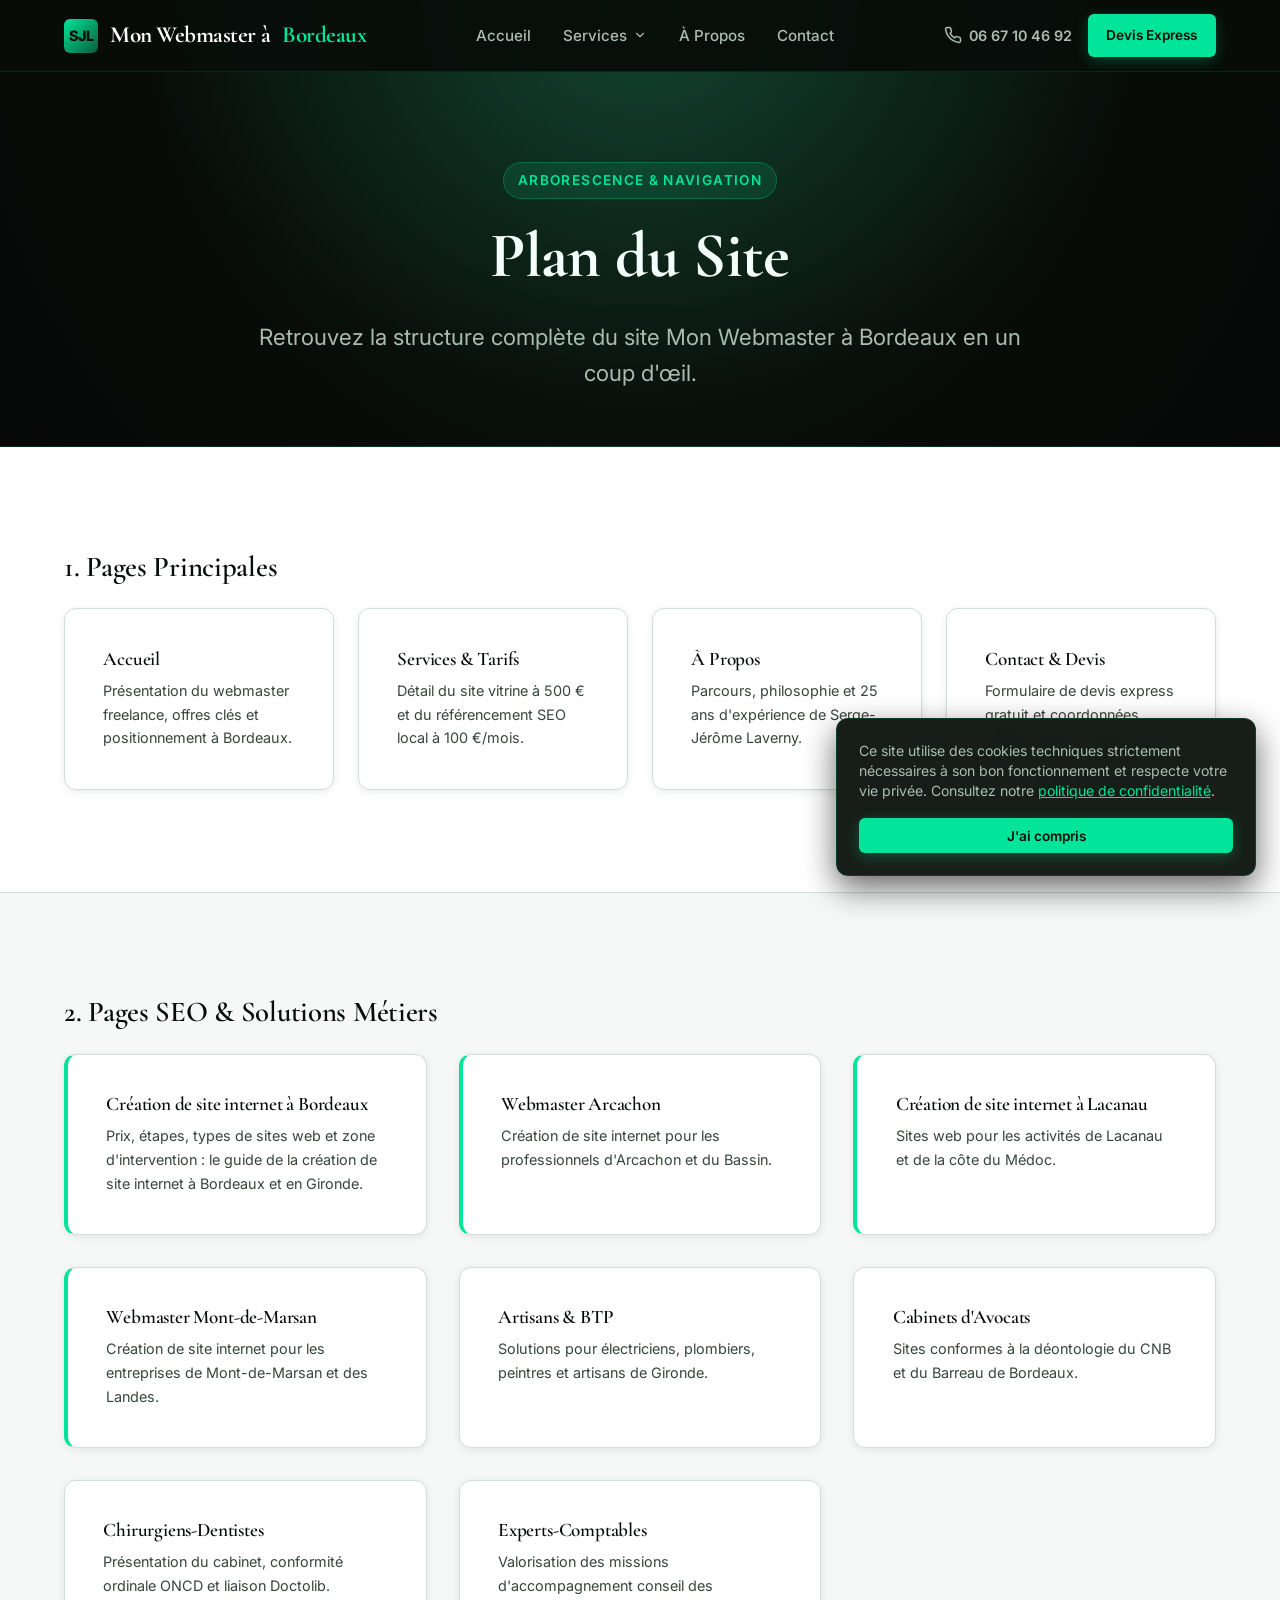
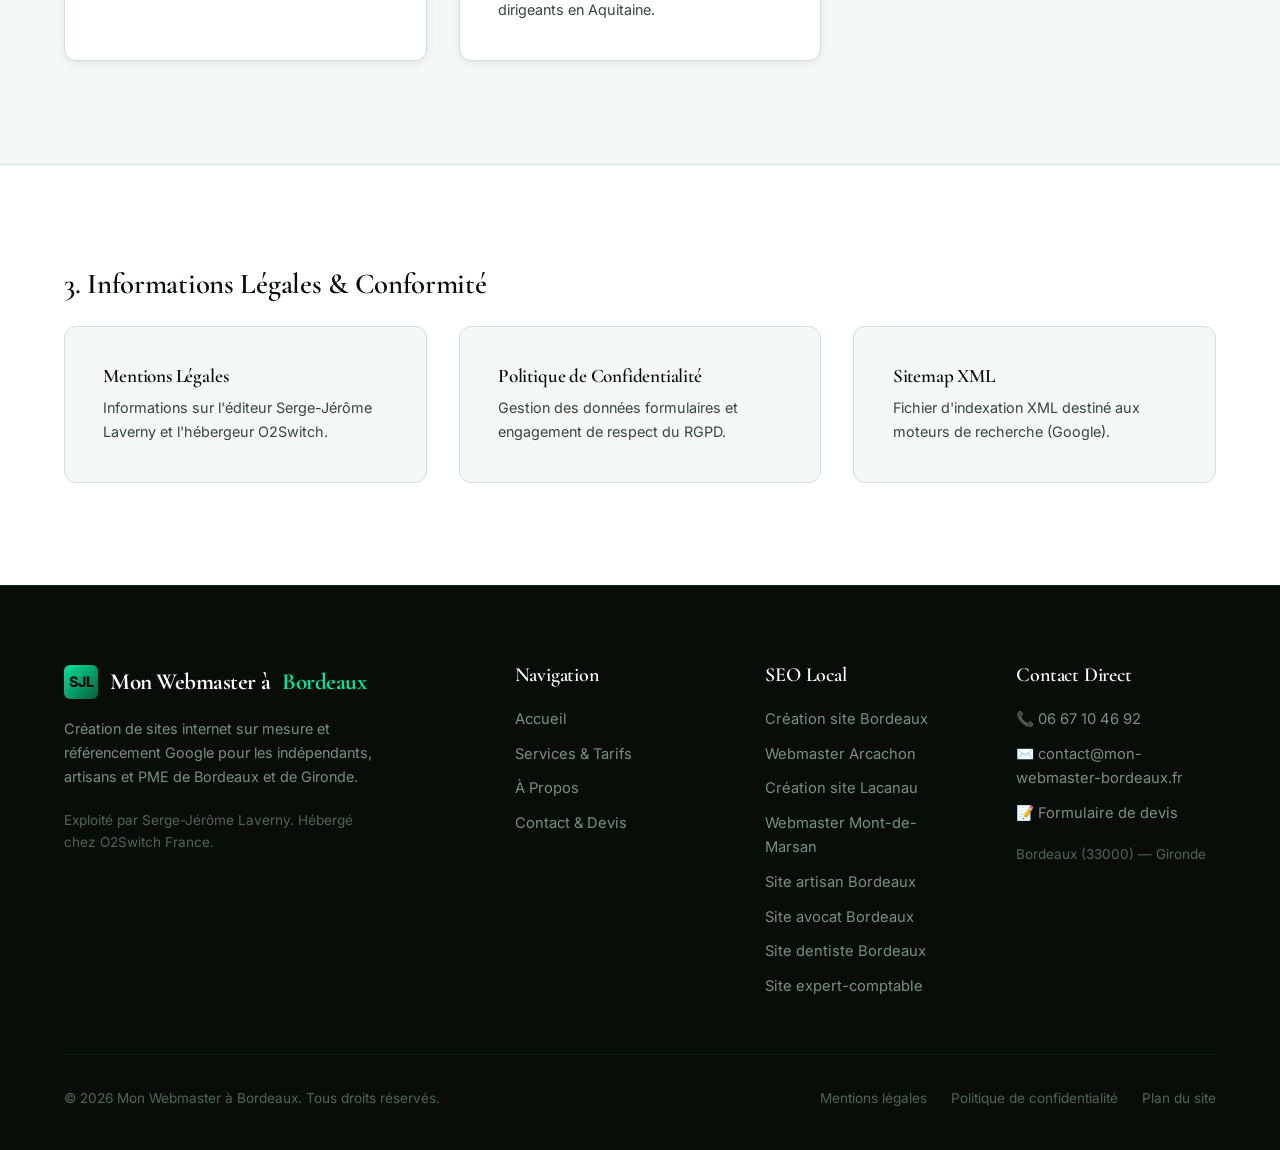
<file: plan-du-site.html>
<!DOCTYPE html>
<html lang="fr">
<head>
  <meta charset="UTF-8">
  <meta name="viewport" content="width=device-width, initial-scale=1.0">
  <title>Plan du Site | Mon Webmaster à Bordeaux</title>
  <meta name="description" content="Arborescence complète du site Mon Webmaster à Bordeaux. Accédez rapidement à toutes nos pages de création web, offres tarifaires, services sectoriels et mentions légales.">
  <meta name="robots" content="index, follow">
  <link rel="canonical" href="https://www.mon-webmaster-bordeaux.fr/plan-du-site.html">
  <link rel="icon" href="favicon.svg" type="image/svg+xml">
  <link rel="icon" href="favicon.ico" sizes="any">
  <link rel="apple-touch-icon" href="images/apple-touch-icon.png">

  <link rel="stylesheet" href="css/style.css?v=5">
</head>
<body>

  <!-- Navigation -->
  <header class="header-nav" role="banner">
    <div class="nav-container">
      <a href="index.html" class="nav-logo" aria-label="Mon Webmaster à Bordeaux - Accueil">
        <div class="nav-logo-icon">SJL</div>
        Mon Webmaster à <span>Bordeaux</span>
      </a>

      <nav class="nav-menu" role="navigation" aria-label="Menu principal">
        <a href="index.html" class="nav-link">Accueil</a>
        
        <div class="nav-dropdown">
          <button type="button" class="nav-dropdown-btn" aria-haspopup="true" aria-expanded="false">
            Services
            <svg viewBox="0 0 24 24" fill="none" stroke="currentColor" stroke-width="2" stroke-linecap="round" stroke-linejoin="round"><polyline points="6 9 12 15 18 9"></polyline></svg>
          </button>
          <div class="dropdown-content">
            <a href="services.html" class="dropdown-link">Tous les services</a>
            <div class="dropdown-divider"></div>
            <a href="creation-site-internet-bordeaux.html" class="dropdown-link">Création de site internet à Bordeaux</a>
            <a href="creation-site-internet-artisan.html" class="dropdown-link">Site internet pour artisan</a>
            <a href="creation-site-internet-avocat.html" class="dropdown-link">Site internet pour avocat</a>
            <a href="creation-site-internet-dentiste.html" class="dropdown-link">Site internet pour dentiste</a>
            <a href="creation-site-internet-expert-comptable.html" class="dropdown-link">Site internet pour expert-comptable</a>
          </div>
        </div>

        <a href="a-propos.html" class="nav-link">À Propos</a>
        <a href="contact.html" class="nav-link">Contact</a>
      </nav>

      <div class="nav-actions">
        <a href="tel:0667104692" class="nav-phone" aria-label="Téléphoner au 06 67 10 46 92">
          <svg width="18" height="18" viewBox="0 0 24 24" fill="none" stroke="currentColor" stroke-width="2" stroke-linecap="round" stroke-linejoin="round"><path d="M22 16.92v3a2 2 0 0 1-2.18 2 19.79 19.79 0 0 1-8.63-3.07 19.5 19.5 0 0 1-6-6 19.79 19.79 0 0 1-3.07-8.67A2 2 0 0 1 4.11 2h3a2 2 0 0 1 2 1.72 12.84 12.84 0 0 0 .7 2.81 2 2 0 0 1-.45 2.11L8.09 9.91a16 16 0 0 0 6 6l1.27-1.27a2 2 0 0 1 2.11-.45 12.84 12.84 0 0 0 2.81.7A2 2 0 0 1 22 16.92z"></path></svg>
          06 67 10 46 92
        </a>
        <a href="contact.html" class="btn btn-primary btn-sm">Devis Express</a>
        <button class="nav-toggle" id="nav-toggle" aria-label="Ouvrir le menu mobile" aria-expanded="false" aria-controls="mobile-menu">
          <svg viewBox="0 0 24 24" fill="none" stroke="currentColor" stroke-width="2" stroke-linecap="round" stroke-linejoin="round"><line x1="3" y1="12" x2="21" y2="12"></line><line x1="3" y1="6" x2="21" y2="6"></line><line x1="3" y1="18" x2="21" y2="18"></line></svg>
        </button>
      </div>
    </div>
  </header>

  <!-- Mobile Menu -->
  <div class="mobile-menu" id="mobile-menu" role="dialog" aria-modal="true" aria-label="Menu de navigation mobile">
    <div class="mobile-nav-list">
      <a href="index.html" class="mobile-nav-link">Accueil</a>
      <a href="services.html" class="mobile-nav-link">Services</a>
      <a href="creation-site-internet-bordeaux.html" class="mobile-nav-sublink">↳ Création site internet Bordeaux</a>
      <a href="creation-site-internet-artisan.html" class="mobile-nav-sublink">↳ Site artisan</a>
      <a href="creation-site-internet-avocat.html" class="mobile-nav-sublink">↳ Site avocat</a>
      <a href="creation-site-internet-dentiste.html" class="mobile-nav-sublink">↳ Site dentiste</a>
      <a href="creation-site-internet-expert-comptable.html" class="mobile-nav-sublink">↳ Site expert-comptable</a>
      <a href="a-propos.html" class="mobile-nav-link">À Propos</a>
      <a href="contact.html" class="mobile-nav-link">Contact</a>
      <div style="margin-top: 1.5rem;">
        <a href="contact.html" class="btn btn-primary" style="width: 100%;">Lancer mon projet</a>
      </div>
    </div>
  </div>

  <main id="main-content">
    
    <section class="hero" style="padding-bottom: 3.5rem;">
      <div class="container text-center">
        <div class="eyebrow">Arborescence & Navigation</div>
        <h1>Plan du Site</h1>
        <p class="hero-lead">Retrouvez la structure complète du site Mon Webmaster à Bordeaux en un coup d'œil.</p>
      </div>
    </section>

    <!-- 1. Pages Principales -->
    <section class="section section-white">
      <div class="container">
        <h2 style="font-size: 1.8rem; margin-bottom: 1.5rem;">1. Pages Principales</h2>
        
        <div class="grid-4">
          <a href="index.html" class="card card-white" style="display: block;">
            <h3 style="font-size: 1.2rem; margin-bottom: 0.5rem; color: var(--black);">Accueil</h3>
            <p style="font-size: 0.9rem; color: var(--gray-600); margin: 0;">Présentation du webmaster freelance, offres clés et positionnement à Bordeaux.</p>
          </a>

          <a href="services.html" class="card card-white" style="display: block;">
            <h3 style="font-size: 1.2rem; margin-bottom: 0.5rem; color: var(--black);">Services & Tarifs</h3>
            <p style="font-size: 0.9rem; color: var(--gray-600); margin: 0;">Détail du site vitrine à 500 € et du référencement SEO local à 100 €/mois.</p>
          </a>

          <a href="a-propos.html" class="card card-white" style="display: block;">
            <h3 style="font-size: 1.2rem; margin-bottom: 0.5rem; color: var(--black);">À Propos</h3>
            <p style="font-size: 0.9rem; color: var(--gray-600); margin: 0;">Parcours, philosophie et 25 ans d'expérience de Serge-Jérôme Laverny.</p>
          </a>

          <a href="contact.html" class="card card-white" style="display: block;">
            <h3 style="font-size: 1.2rem; margin-bottom: 0.5rem; color: var(--black);">Contact & Devis</h3>
            <p style="font-size: 0.9rem; color: var(--gray-600); margin: 0;">Formulaire de devis express gratuit et coordonnées téléphoniques directes.</p>
          </a>
        </div>
      </div>
    </section>

    <!-- 2. Pages SEO Locales & Métiers -->
    <section class="section section-light">
      <div class="container">
        <h2 style="font-size: 1.8rem; margin-bottom: 1.5rem;">2. Pages SEO & Solutions Métiers</h2>
        
        <div class="grid-3">
          <a href="creation-site-internet-bordeaux.html" class="card card-white" style="display: block; border-left: 4px solid var(--accent);">
            <h3 style="font-size: 1.2rem; margin-bottom: 0.5rem; color: var(--black);">Création de site internet à Bordeaux</h3>
            <p style="font-size: 0.9rem; color: var(--gray-600); margin: 0;">Prix, étapes, types de sites web et zone d'intervention : le guide de la création de site internet à Bordeaux et en Gironde.</p>
          </a>

          <a href="webmaster-arcachon.html" class="card card-white" style="display: block; border-left: 4px solid var(--accent);">
            <h3 style="font-size: 1.2rem; margin-bottom: 0.5rem; color: var(--black);">Webmaster Arcachon</h3>
            <p style="font-size: 0.9rem; color: var(--gray-600); margin: 0;">Création de site internet pour les professionnels d'Arcachon et du Bassin.</p>
          </a>

          <a href="creation-site-internet-lacanau.html" class="card card-white" style="display: block; border-left: 4px solid var(--accent);">
            <h3 style="font-size: 1.2rem; margin-bottom: 0.5rem; color: var(--black);">Création de site internet à Lacanau</h3>
            <p style="font-size: 0.9rem; color: var(--gray-600); margin: 0;">Sites web pour les activités de Lacanau et de la côte du Médoc.</p>
          </a>

          <a href="webmaster-mont-de-marsan.html" class="card card-white" style="display: block; border-left: 4px solid var(--accent);">
            <h3 style="font-size: 1.2rem; margin-bottom: 0.5rem; color: var(--black);">Webmaster Mont-de-Marsan</h3>
            <p style="font-size: 0.9rem; color: var(--gray-600); margin: 0;">Création de site internet pour les entreprises de Mont-de-Marsan et des Landes.</p>
          </a>

          <a href="creation-site-internet-artisan.html" class="card card-white" style="display: block;">
            <h3 style="font-size: 1.2rem; margin-bottom: 0.5rem; color: var(--black);">Artisans & BTP</h3>
            <p style="font-size: 0.9rem; color: var(--gray-600); margin: 0;">Solutions pour électriciens, plombiers, peintres et artisans de Gironde.</p>
          </a>

          <a href="creation-site-internet-avocat.html" class="card card-white" style="display: block;">
            <h3 style="font-size: 1.2rem; margin-bottom: 0.5rem; color: var(--black);">Cabinets d'Avocats</h3>
            <p style="font-size: 0.9rem; color: var(--gray-600); margin: 0;">Sites conformes à la déontologie du CNB et du Barreau de Bordeaux.</p>
          </a>

          <a href="creation-site-internet-dentiste.html" class="card card-white" style="display: block;">
            <h3 style="font-size: 1.2rem; margin-bottom: 0.5rem; color: var(--black);">Chirurgiens-Dentistes</h3>
            <p style="font-size: 0.9rem; color: var(--gray-600); margin: 0;">Présentation du cabinet, conformité ordinale ONCD et liaison Doctolib.</p>
          </a>

          <a href="creation-site-internet-expert-comptable.html" class="card card-white" style="display: block;">
            <h3 style="font-size: 1.2rem; margin-bottom: 0.5rem; color: var(--black);">Experts-Comptables</h3>
            <p style="font-size: 0.9rem; color: var(--gray-600); margin: 0;">Valorisation des missions d'accompagnement conseil des dirigeants en Aquitaine.</p>
          </a>
        </div>
      </div>
    </section>

    <!-- 3. Pages Légales & Conformité -->
    <section class="section section-white">
      <div class="container">
        <h2 style="font-size: 1.8rem; margin-bottom: 1.5rem;">3. Informations Légales & Conformité</h2>
        
        <div class="grid-3">
          <a href="mentions-legales.html" class="card card-light" style="display: block;">
            <h3 style="font-size: 1.2rem; margin-bottom: 0.5rem; color: var(--black);">Mentions Légales</h3>
            <p style="font-size: 0.9rem; color: var(--gray-600); margin: 0;">Informations sur l'éditeur Serge-Jérôme Laverny et l'hébergeur O2Switch.</p>
          </a>

          <a href="politique-de-confidentialite.html" class="card card-light" style="display: block;">
            <h3 style="font-size: 1.2rem; margin-bottom: 0.5rem; color: var(--black);">Politique de Confidentialité</h3>
            <p style="font-size: 0.9rem; color: var(--gray-600); margin: 0;">Gestion des données formulaires et engagement de respect du RGPD.</p>
          </a>

          <a href="sitemap.xml" class="card card-light" style="display: block;" target="_blank">
            <h3 style="font-size: 1.2rem; margin-bottom: 0.5rem; color: var(--black);">Sitemap XML</h3>
            <p style="font-size: 0.9rem; color: var(--gray-600); margin: 0;">Fichier d'indexation XML destiné aux moteurs de recherche (Google).</p>
          </a>
        </div>
      </div>
    </section>

  </main>

  <!-- Footer 4 Colonnes -->
  <footer class="footer" role="contentinfo">
    <div class="container">
      <div class="footer-grid">
        <div class="footer-col footer-brand">
          <div class="nav-logo" style="margin-bottom: 0.75rem;">
            <div class="nav-logo-icon">SJL</div>
            Mon Webmaster à <span>Bordeaux</span>
          </div>
          <p>Création de sites internet sur mesure et référencement Google pour les indépendants, artisans et PME de Bordeaux et de Gironde.</p>
          <p style="margin-top: 0.5rem; font-size: 0.85rem; color: var(--gray-500);">
            Exploité par Serge-Jérôme Laverny. Hébergé chez O2Switch France.
          </p>
        </div>

        <div class="footer-col">
          <h4>Navigation</h4>
          <ul class="footer-links">
            <li><a href="index.html" class="footer-link">Accueil</a></li>
            <li><a href="services.html" class="footer-link">Services & Tarifs</a></li>
            <li><a href="a-propos.html" class="footer-link">À Propos</a></li>
            <li><a href="contact.html" class="footer-link">Contact & Devis</a></li>
          </ul>
        </div>

        <div class="footer-col">
          <h4>SEO Local</h4>
          <ul class="footer-links">
            <li><a href="creation-site-internet-bordeaux.html" class="footer-link">Création site Bordeaux</a></li>
            <li><a href="webmaster-arcachon.html" class="footer-link">Webmaster Arcachon</a></li>
            <li><a href="creation-site-internet-lacanau.html" class="footer-link">Création site Lacanau</a></li>
            <li><a href="webmaster-mont-de-marsan.html" class="footer-link">Webmaster Mont-de-Marsan</a></li>
            <li><a href="creation-site-internet-artisan.html" class="footer-link">Site artisan Bordeaux</a></li>
            <li><a href="creation-site-internet-avocat.html" class="footer-link">Site avocat Bordeaux</a></li>
            <li><a href="creation-site-internet-dentiste.html" class="footer-link">Site dentiste Bordeaux</a></li>
            <li><a href="creation-site-internet-expert-comptable.html" class="footer-link">Site expert-comptable</a></li>
          </ul>
        </div>

        <div class="footer-col">
          <h4>Contact Direct</h4>
          <ul class="footer-links">
            <li><a href="tel:0667104692" class="footer-link">📞 06 67 10 46 92</a></li>
            <li><a href="mailto:contact@mon-webmaster-bordeaux.fr" class="footer-link">✉️ contact@mon-webmaster-bordeaux.fr</a></li>
            <li><a href="contact.html" class="footer-link">📝 Formulaire de devis</a></li>
            <li style="color: var(--gray-500); font-size: 0.85rem; margin-top: 0.5rem;">Bordeaux (33000) — Gironde</li>
          </ul>
        </div>
      </div>

      <div class="footer-bottom">
        <div>© 2026 Mon Webmaster à Bordeaux. Tous droits réservés.</div>
        <div class="footer-bottom-links">
          <a href="mentions-legales.html">Mentions légales</a>
          <a href="politique-de-confidentialite.html">Politique de confidentialité</a>
          <a href="plan-du-site.html">Plan du site</a>
        </div>
      </div>
    </div>
  </footer>

  <!-- Bandeau RGPD -->
  <aside class="cookie-banner" id="cookie-banner" role="region" aria-label="Gestion des cookies et données personnelles">
    <p>
      Ce site utilise des cookies techniques strictement nécessaires à son bon fonctionnement et respecte votre vie privée. Consultez notre <a href="politique-de-confidentialite.html">politique de confidentialité</a>.
    </p>
    <button type="button" class="btn btn-primary btn-sm" id="cookie-accept" style="width: 100%;">J'ai compris</button>
  </aside>

  <script src="js/cookie-banner.js" defer></script>
</body>
</html>
</file>
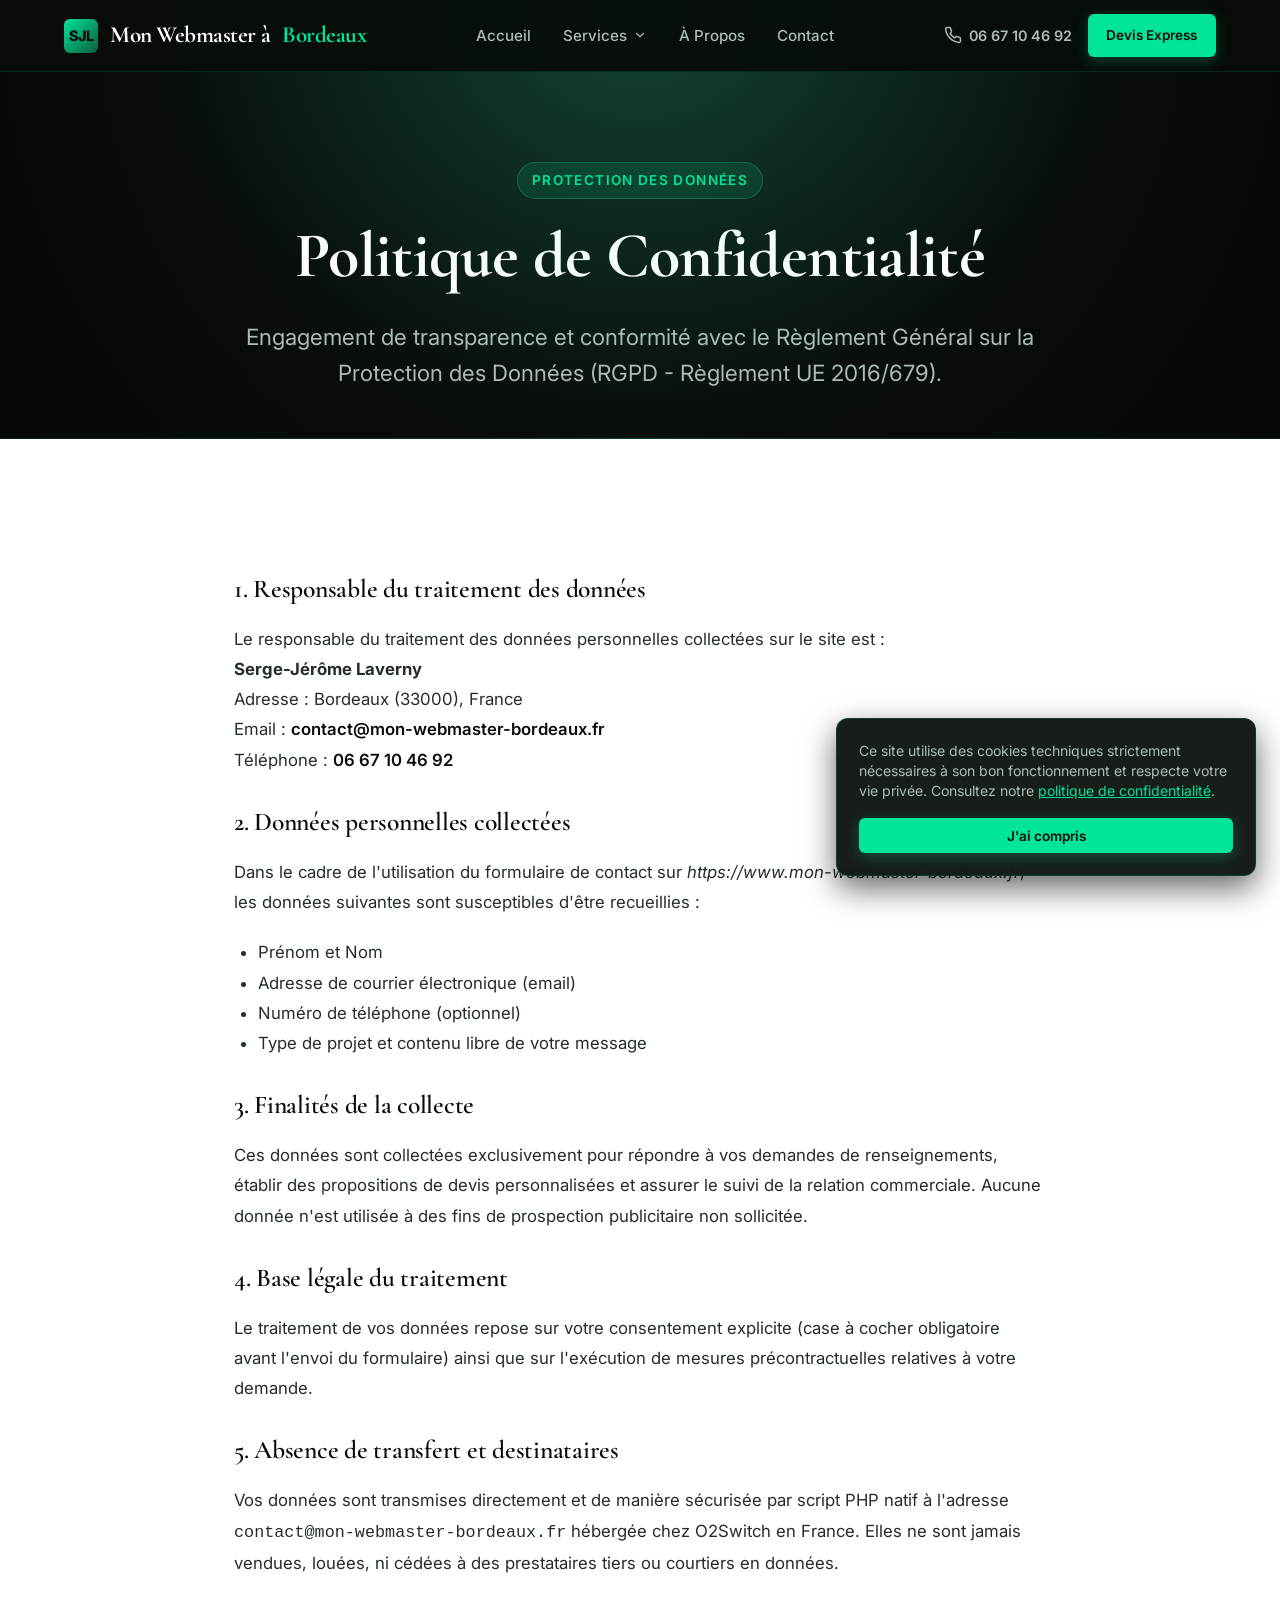
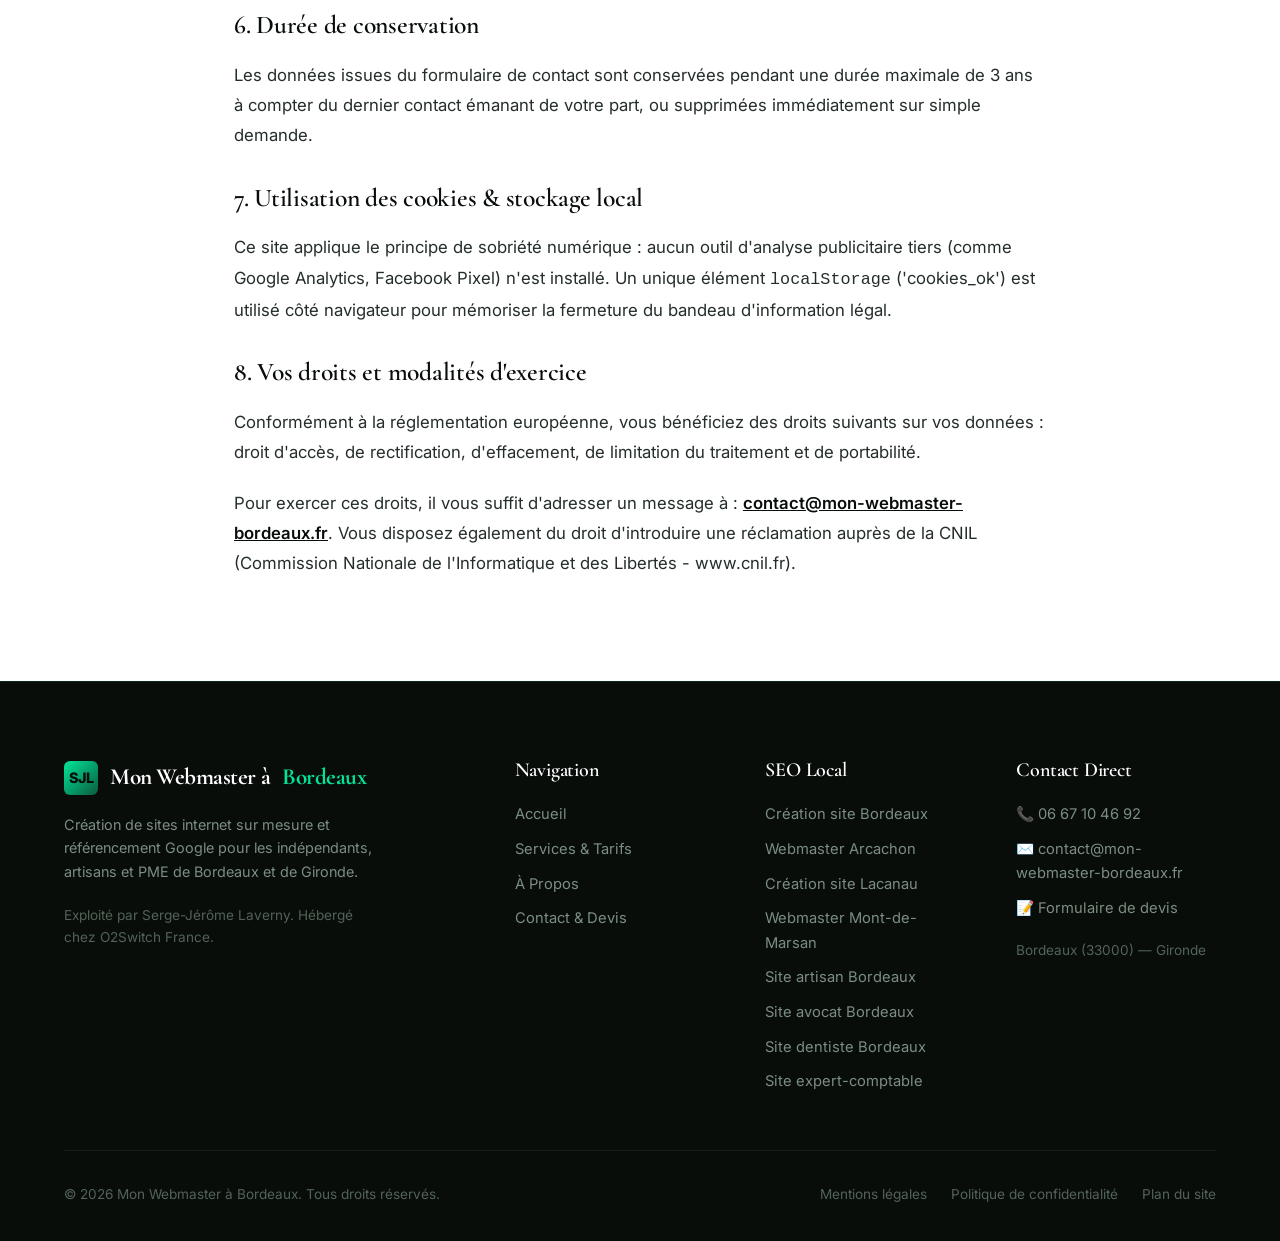
<file: politique-de-confidentialite.html>
<!DOCTYPE html>
<html lang="fr">
<head>
  <meta charset="UTF-8">
  <meta name="viewport" content="width=device-width, initial-scale=1.0">
  <title>Politique de Confidentialité | Mon Webmaster à Bordeaux</title>
  <meta name="description" content="Politique de protection des données personnelles et respect du RGPD pour le site Mon Webmaster à Bordeaux (Serge-Jérôme Laverny).">
  <meta name="robots" content="noindex, follow">
  <link rel="canonical" href="https://www.mon-webmaster-bordeaux.fr/politique-de-confidentialite.html">
  <link rel="icon" href="favicon.svg" type="image/svg+xml">
  <link rel="icon" href="favicon.ico" sizes="any">
  <link rel="apple-touch-icon" href="images/apple-touch-icon.png">

  <link rel="stylesheet" href="css/style.css?v=5">
</head>
<body>

  <!-- Navigation -->
  <header class="header-nav" role="banner">
    <div class="nav-container">
      <a href="index.html" class="nav-logo" aria-label="Mon Webmaster à Bordeaux - Accueil">
        <div class="nav-logo-icon">SJL</div>
        Mon Webmaster à <span>Bordeaux</span>
      </a>

      <nav class="nav-menu" role="navigation" aria-label="Menu principal">
        <a href="index.html" class="nav-link">Accueil</a>
        
        <div class="nav-dropdown">
          <button type="button" class="nav-dropdown-btn" aria-haspopup="true" aria-expanded="false">
            Services
            <svg viewBox="0 0 24 24" fill="none" stroke="currentColor" stroke-width="2" stroke-linecap="round" stroke-linejoin="round"><polyline points="6 9 12 15 18 9"></polyline></svg>
          </button>
          <div class="dropdown-content">
            <a href="services.html" class="dropdown-link">Tous les services</a>
            <div class="dropdown-divider"></div>
            <a href="creation-site-internet-bordeaux.html" class="dropdown-link">Création de site internet à Bordeaux</a>
            <a href="creation-site-internet-artisan.html" class="dropdown-link">Site internet pour artisan</a>
            <a href="creation-site-internet-avocat.html" class="dropdown-link">Site internet pour avocat</a>
            <a href="creation-site-internet-dentiste.html" class="dropdown-link">Site internet pour dentiste</a>
            <a href="creation-site-internet-expert-comptable.html" class="dropdown-link">Site internet pour expert-comptable</a>
          </div>
        </div>

        <a href="a-propos.html" class="nav-link">À Propos</a>
        <a href="contact.html" class="nav-link">Contact</a>
      </nav>

      <div class="nav-actions">
        <a href="tel:0667104692" class="nav-phone" aria-label="Téléphoner au 06 67 10 46 92">
          <svg width="18" height="18" viewBox="0 0 24 24" fill="none" stroke="currentColor" stroke-width="2" stroke-linecap="round" stroke-linejoin="round"><path d="M22 16.92v3a2 2 0 0 1-2.18 2 19.79 19.79 0 0 1-8.63-3.07 19.5 19.5 0 0 1-6-6 19.79 19.79 0 0 1-3.07-8.67A2 2 0 0 1 4.11 2h3a2 2 0 0 1 2 1.72 12.84 12.84 0 0 0 .7 2.81 2 2 0 0 1-.45 2.11L8.09 9.91a16 16 0 0 0 6 6l1.27-1.27a2 2 0 0 1 2.11-.45 12.84 12.84 0 0 0 2.81.7A2 2 0 0 1 22 16.92z"></path></svg>
          06 67 10 46 92
        </a>
        <a href="contact.html" class="btn btn-primary btn-sm">Devis Express</a>
        <button class="nav-toggle" id="nav-toggle" aria-label="Ouvrir le menu mobile" aria-expanded="false" aria-controls="mobile-menu">
          <svg viewBox="0 0 24 24" fill="none" stroke="currentColor" stroke-width="2" stroke-linecap="round" stroke-linejoin="round"><line x1="3" y1="12" x2="21" y2="12"></line><line x1="3" y1="6" x2="21" y2="6"></line><line x1="3" y1="18" x2="21" y2="18"></line></svg>
        </button>
      </div>
    </div>
  </header>

  <!-- Mobile Menu -->
  <div class="mobile-menu" id="mobile-menu" role="dialog" aria-modal="true" aria-label="Menu de navigation mobile">
    <div class="mobile-nav-list">
      <a href="index.html" class="mobile-nav-link">Accueil</a>
      <a href="services.html" class="mobile-nav-link">Services</a>
      <a href="creation-site-internet-bordeaux.html" class="mobile-nav-sublink">↳ Création site internet Bordeaux</a>
      <a href="creation-site-internet-artisan.html" class="mobile-nav-sublink">↳ Site artisan</a>
      <a href="creation-site-internet-avocat.html" class="mobile-nav-sublink">↳ Site avocat</a>
      <a href="creation-site-internet-dentiste.html" class="mobile-nav-sublink">↳ Site dentiste</a>
      <a href="creation-site-internet-expert-comptable.html" class="mobile-nav-sublink">↳ Site expert-comptable</a>
      <a href="a-propos.html" class="mobile-nav-link">À Propos</a>
      <a href="contact.html" class="mobile-nav-link">Contact</a>
      <div style="margin-top: 1.5rem;">
        <a href="contact.html" class="btn btn-primary" style="width: 100%;">Lancer mon projet</a>
      </div>
    </div>
  </div>

  <main id="main-content">
    
    <section class="hero" style="padding-bottom: 3rem;">
      <div class="container text-center">
        <div class="eyebrow">Protection des données</div>
        <h1>Politique de Confidentialité</h1>
        <p class="hero-lead">Engagement de transparence et conformité avec le Règlement Général sur la Protection des Données (RGPD - Règlement UE 2016/679).</p>
      </div>
    </section>

    <section class="section section-white">
      <div class="container container-narrow">
        <div style="font-size: 1.05rem; line-height: 1.8; color: var(--gray-700);">

          <h2 style="font-size: 1.6rem; margin-top: 2rem; color: var(--black);">1. Responsable du traitement des données</h2>
          <p>
            Le responsable du traitement des données personnelles collectées sur le site est :<br>
            <strong>Serge-Jérôme Laverny</strong><br>
            Adresse : Bordeaux (33000), France<br>
            Email : <a href="mailto:contact@mon-webmaster-bordeaux.fr" style="color: var(--black); font-weight: 600;">contact@mon-webmaster-bordeaux.fr</a><br>
            Téléphone : <a href="tel:0667104692" style="color: var(--black); font-weight: 600;">06 67 10 46 92</a>
          </p>

          <h2 style="font-size: 1.6rem; margin-top: 2rem; color: var(--black);">2. Données personnelles collectées</h2>
          <p>
            Dans le cadre de l'utilisation du formulaire de contact sur <em>https://www.mon-webmaster-bordeaux.fr</em>, les données suivantes sont susceptibles d'être recueillies :
          </p>
          <ul style="list-style: disc; margin-left: 1.5rem; margin-bottom: 1.25rem;">
            <li>Prénom et Nom</li>
            <li>Adresse de courrier électronique (email)</li>
            <li>Numéro de téléphone (optionnel)</li>
            <li>Type de projet et contenu libre de votre message</li>
          </ul>

          <h2 style="font-size: 1.6rem; margin-top: 2rem; color: var(--black);">3. Finalités de la collecte</h2>
          <p>
            Ces données sont collectées exclusivement pour répondre à vos demandes de renseignements, établir des propositions de devis personnalisées et assurer le suivi de la relation commerciale. Aucune donnée n'est utilisée à des fins de prospection publicitaire non sollicitée.
          </p>

          <h2 style="font-size: 1.6rem; margin-top: 2rem; color: var(--black);">4. Base légale du traitement</h2>
          <p>
            Le traitement de vos données repose sur votre consentement explicite (case à cocher obligatoire avant l'envoi du formulaire) ainsi que sur l'exécution de mesures précontractuelles relatives à votre demande.
          </p>

          <h2 style="font-size: 1.6rem; margin-top: 2rem; color: var(--black);">5. Absence de transfert et destinataires</h2>
          <p>
            Vos données sont transmises directement et de manière sécurisée par script PHP natif à l'adresse <code>contact@mon-webmaster-bordeaux.fr</code> hébergée chez O2Switch en France. Elles ne sont jamais vendues, louées, ni cédées à des prestataires tiers ou courtiers en données.
          </p>

          <h2 style="font-size: 1.6rem; margin-top: 2rem; color: var(--black);">6. Durée de conservation</h2>
          <p>
            Les données issues du formulaire de contact sont conservées pendant une durée maximale de 3 ans à compter du dernier contact émanant de votre part, ou supprimées immédiatement sur simple demande.
          </p>

          <h2 style="font-size: 1.6rem; margin-top: 2rem; color: var(--black);">7. Utilisation des cookies & stockage local</h2>
          <p>
            Ce site applique le principe de sobriété numérique : aucun outil d'analyse publicitaire tiers (comme Google Analytics, Facebook Pixel) n'est installé. Un unique élément <code>localStorage</code> ('cookies_ok') est utilisé côté navigateur pour mémoriser la fermeture du bandeau d'information légal.
          </p>

          <h2 style="font-size: 1.6rem; margin-top: 2rem; color: var(--black);">8. Vos droits et modalités d'exercice</h2>
          <p>
            Conformément à la réglementation européenne, vous bénéficiez des droits suivants sur vos données : droit d'accès, de rectification, d'effacement, de limitation du traitement et de portabilité.
          </p>
          <p>
            Pour exercer ces droits, il vous suffit d'adresser un message à : <a href="mailto:contact@mon-webmaster-bordeaux.fr" style="color: var(--black); font-weight: 600; text-decoration: underline;">contact@mon-webmaster-bordeaux.fr</a>. Vous disposez également du droit d'introduire une réclamation auprès de la CNIL (Commission Nationale de l'Informatique et des Libertés - www.cnil.fr).
          </p>

        </div>
      </div>
    </section>

  </main>

  <!-- Footer 4 Colonnes -->
  <footer class="footer" role="contentinfo">
    <div class="container">
      <div class="footer-grid">
        <div class="footer-col footer-brand">
          <div class="nav-logo" style="margin-bottom: 0.75rem;">
            <div class="nav-logo-icon">SJL</div>
            Mon Webmaster à <span>Bordeaux</span>
          </div>
          <p>Création de sites internet sur mesure et référencement Google pour les indépendants, artisans et PME de Bordeaux et de Gironde.</p>
          <p style="margin-top: 0.5rem; font-size: 0.85rem; color: var(--gray-500);">
            Exploité par Serge-Jérôme Laverny. Hébergé chez O2Switch France.
          </p>
        </div>

        <div class="footer-col">
          <h4>Navigation</h4>
          <ul class="footer-links">
            <li><a href="index.html" class="footer-link">Accueil</a></li>
            <li><a href="services.html" class="footer-link">Services & Tarifs</a></li>
            <li><a href="a-propos.html" class="footer-link">À Propos</a></li>
            <li><a href="contact.html" class="footer-link">Contact & Devis</a></li>
          </ul>
        </div>

        <div class="footer-col">
          <h4>SEO Local</h4>
          <ul class="footer-links">
            <li><a href="creation-site-internet-bordeaux.html" class="footer-link">Création site Bordeaux</a></li>
            <li><a href="webmaster-arcachon.html" class="footer-link">Webmaster Arcachon</a></li>
            <li><a href="creation-site-internet-lacanau.html" class="footer-link">Création site Lacanau</a></li>
            <li><a href="webmaster-mont-de-marsan.html" class="footer-link">Webmaster Mont-de-Marsan</a></li>
            <li><a href="creation-site-internet-artisan.html" class="footer-link">Site artisan Bordeaux</a></li>
            <li><a href="creation-site-internet-avocat.html" class="footer-link">Site avocat Bordeaux</a></li>
            <li><a href="creation-site-internet-dentiste.html" class="footer-link">Site dentiste Bordeaux</a></li>
            <li><a href="creation-site-internet-expert-comptable.html" class="footer-link">Site expert-comptable</a></li>
          </ul>
        </div>

        <div class="footer-col">
          <h4>Contact Direct</h4>
          <ul class="footer-links">
            <li><a href="tel:0667104692" class="footer-link">📞 06 67 10 46 92</a></li>
            <li><a href="mailto:contact@mon-webmaster-bordeaux.fr" class="footer-link">✉️ contact@mon-webmaster-bordeaux.fr</a></li>
            <li><a href="contact.html" class="footer-link">📝 Formulaire de devis</a></li>
            <li style="color: var(--gray-500); font-size: 0.85rem; margin-top: 0.5rem;">Bordeaux (33000) — Gironde</li>
          </ul>
        </div>
      </div>

      <div class="footer-bottom">
        <div>© 2026 Mon Webmaster à Bordeaux. Tous droits réservés.</div>
        <div class="footer-bottom-links">
          <a href="mentions-legales.html">Mentions légales</a>
          <a href="politique-de-confidentialite.html">Politique de confidentialité</a>
          <a href="plan-du-site.html">Plan du site</a>
        </div>
      </div>
    </div>
  </footer>

  <!-- Bandeau RGPD -->
  <aside class="cookie-banner" id="cookie-banner" role="region" aria-label="Gestion des cookies et données personnelles">
    <p>
      Ce site utilise des cookies techniques strictement nécessaires à son bon fonctionnement et respecte votre vie privée. Consultez notre <a href="politique-de-confidentialite.html">politique de confidentialité</a>.
    </p>
    <button type="button" class="btn btn-primary btn-sm" id="cookie-accept" style="width: 100%;">J'ai compris</button>
  </aside>

  <script src="js/cookie-banner.js" defer></script>
</body>
</html>
</file>
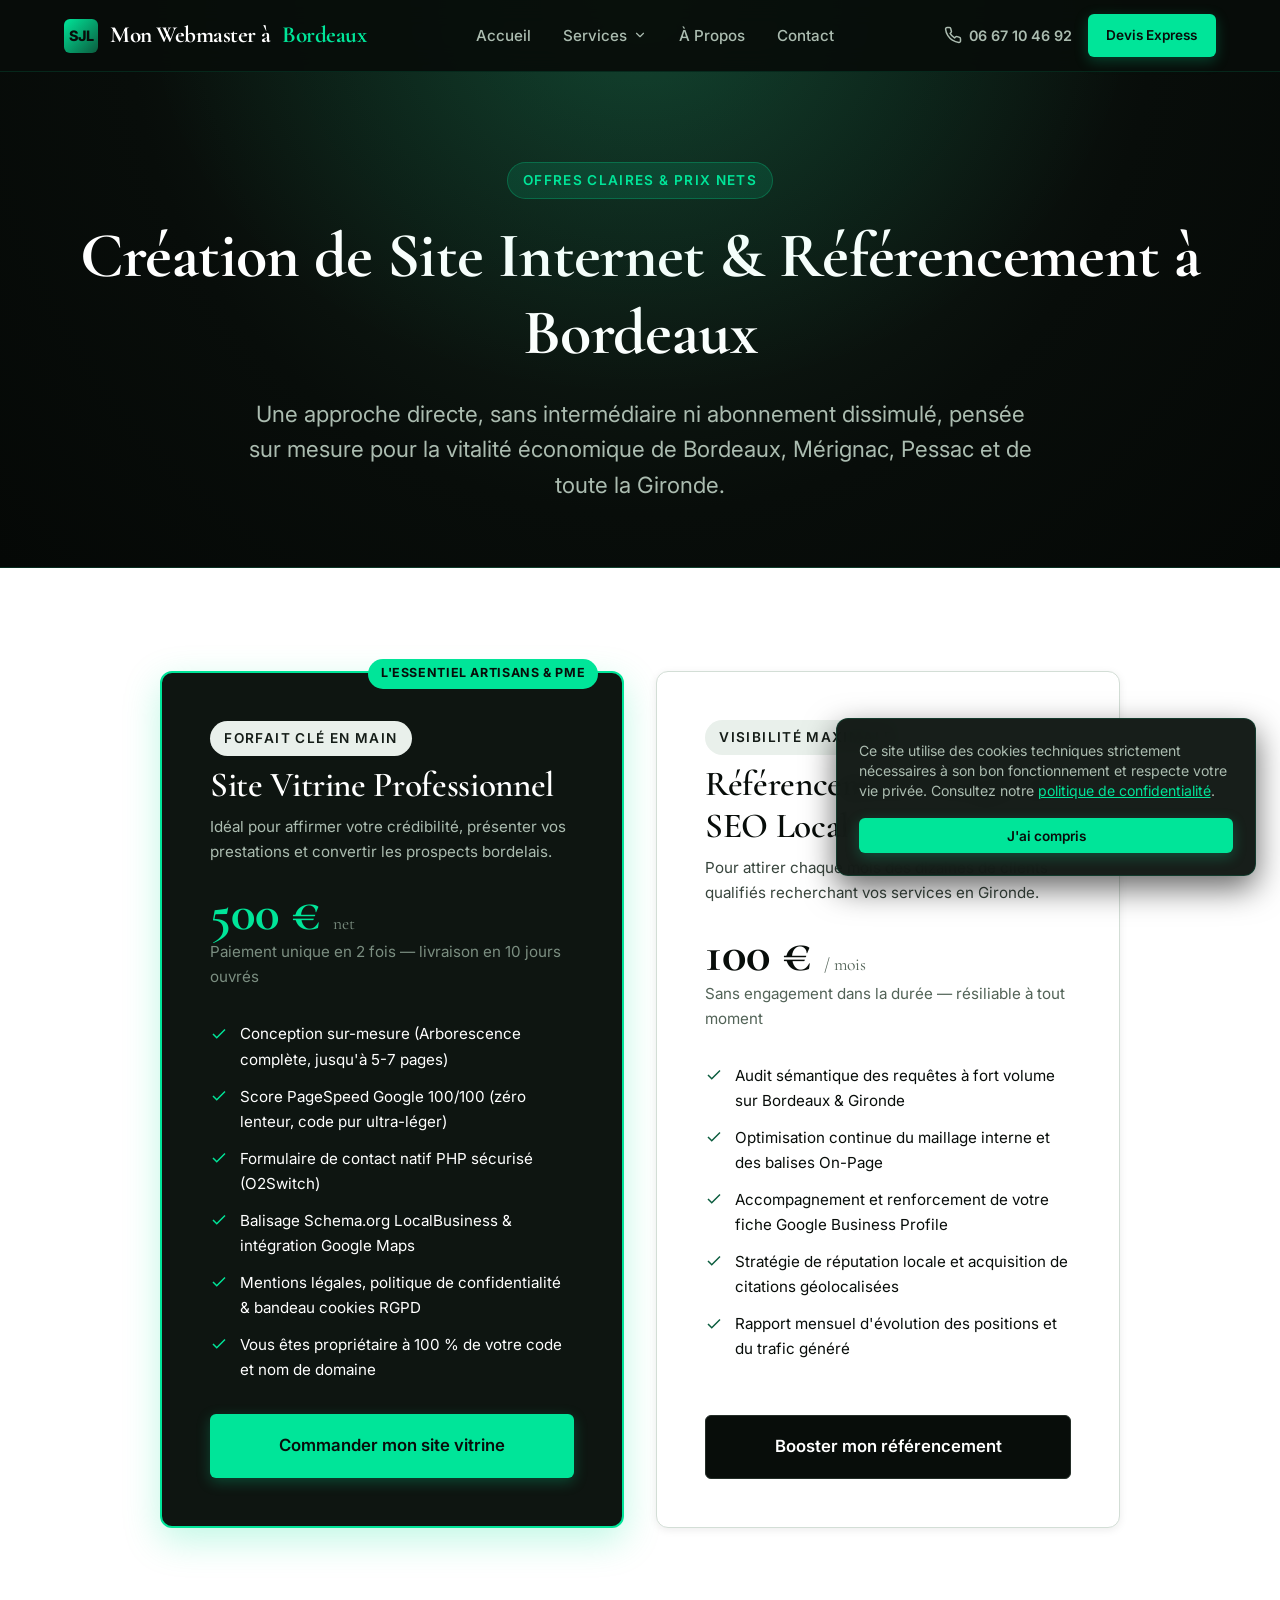
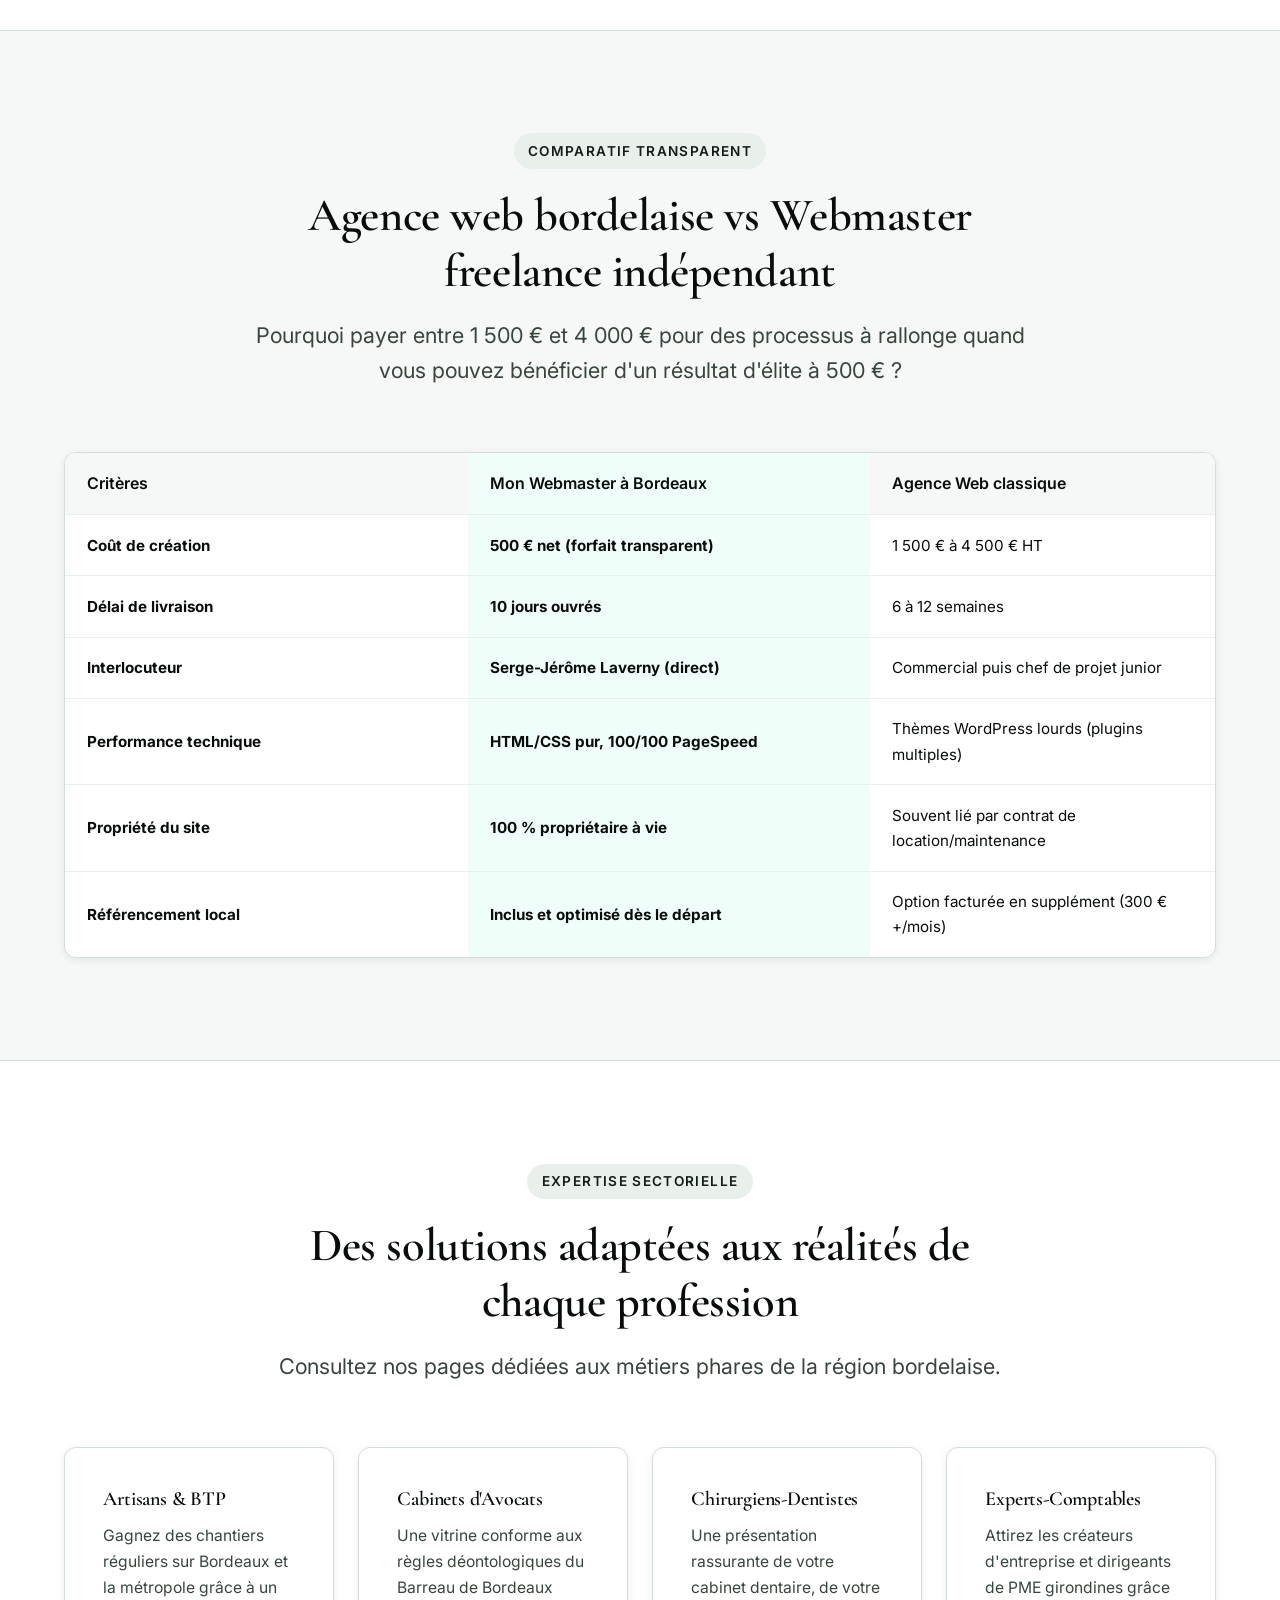
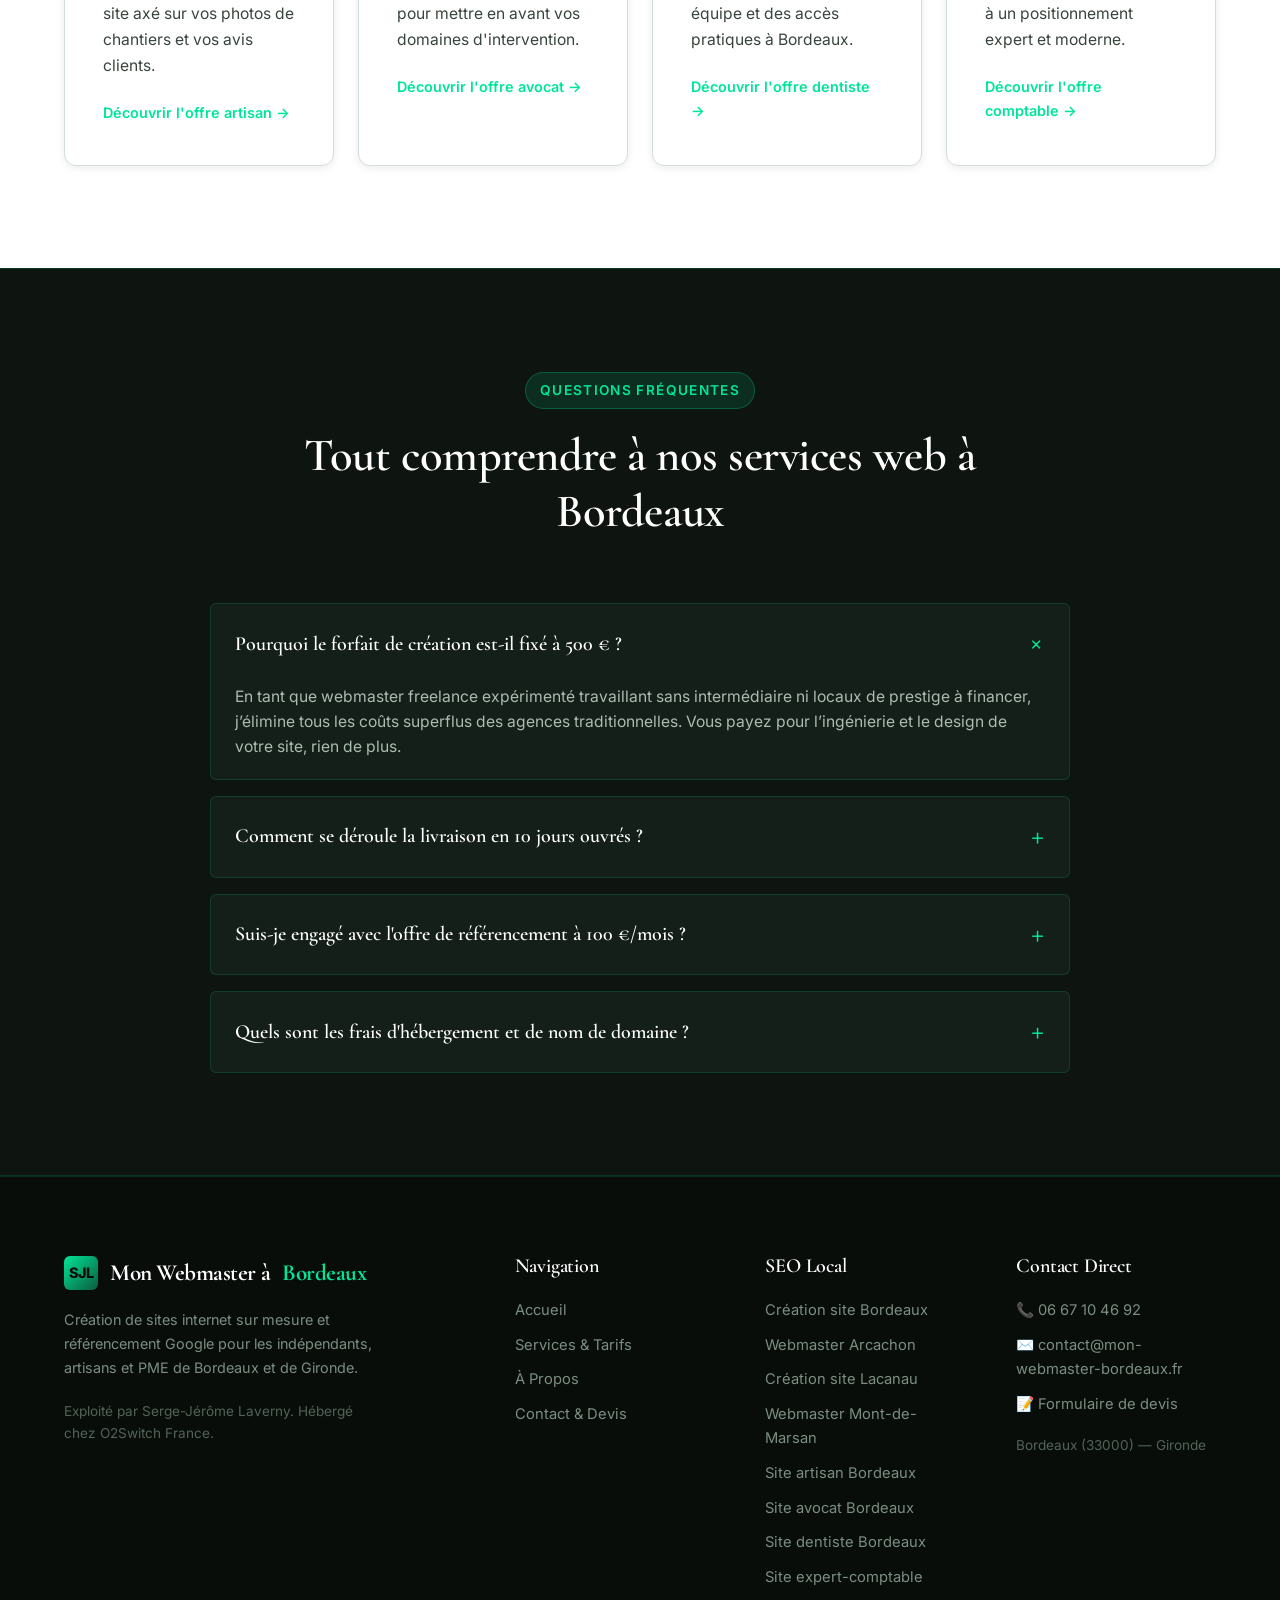
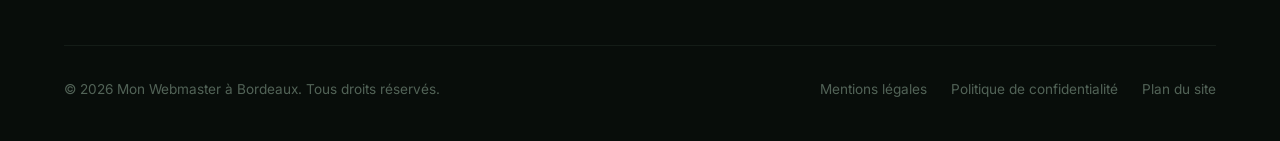
<file: services.html>
<!DOCTYPE html>
<html lang="fr">
<head>
  <meta charset="UTF-8">
  <meta name="viewport" content="width=device-width, initial-scale=1.0">
  <title>Services & Tarifs Webmaster à Bordeaux | Création Web & SEO 500 €</title>
  <meta name="description" content="Découvrez nos forfaits de création de site internet vitrine à 500 € et référencement Google à 100 €/mois à Bordeaux. Tarifs transparents pour les professionnels de Gironde.">
  <meta name="robots" content="index, follow">
  <link rel="canonical" href="https://www.mon-webmaster-bordeaux.fr/services.html">
  <link rel="icon" href="favicon.svg" type="image/svg+xml">
  <link rel="icon" href="favicon.ico" sizes="any">
  <link rel="apple-touch-icon" href="images/apple-touch-icon.png">
  
  <meta property="og:type" content="website">
  <meta property="og:title" content="Services & Tarifs Webmaster | Bordeaux & Gironde">
  <meta property="og:description" content="Site vitrine à 500 € en 10 jours et SEO local à 100 €/mois. Des solutions web taillées pour les indépendants et TPE de Gironde.">
  <meta property="og:url" content="https://www.mon-webmaster-bordeaux.fr/services.html">

  <link rel="stylesheet" href="css/style.css?v=5">

  <!-- Schema.org JSON-LD -->
  <script type="application/ld+json">
  {
    "@context": "https://schema.org",
    "@type": "Service",
    "name": "Création de site internet et référencement naturel à Bordeaux",
    "provider": {
      "@type": "LocalBusiness",
      "name": "Mon Webmaster à Bordeaux",
      "telephone": "+33667104692",
      "email": "contact@mon-webmaster-bordeaux.fr",
      "address": {
        "@type": "PostalAddress",
        "addressLocality": "Bordeaux",
        "postalCode": "33000",
        "addressRegion": "Nouvelle-Aquitaine",
        "addressCountry": "FR"
      }
    },
    "areaServed": [
      { "@type": "City", "name": "Bordeaux" },
      { "@type": "AdministrativeArea", "name": "Gironde" }
    ],
    "hasOfferCatalog": {
      "@type": "OfferCatalog",
      "name": "Prestations Webmaster Bordeaux",
      "itemListElement": [
        {
          "@type": "Offer",
          "itemOffered": {
            "@type": "Service",
            "name": "Site Vitrine Professionnel Clé en Main",
            "description": "Développement HTML5/CSS3 pur ultra-performant, responsive design, optimisé SEO et formulaires sécurisés."
          },
          "price": "500",
          "priceCurrency": "EUR"
        },
        {
          "@type": "Offer",
          "itemOffered": {
            "@type": "Service",
            "name": "Référencement Naturel Google & Local SEO",
            "description": "Optimisation continue pour dominer les résultats de recherche locaux sur Bordeaux Métropole et la Gironde."
          },
          "price": "100",
          "priceCurrency": "EUR"
        }
      ]
    }
  }
  </script>
</head>
<body>

  <!-- Navigation -->
  <header class="header-nav" role="banner">
    <div class="nav-container">
      <a href="index.html" class="nav-logo" aria-label="Mon Webmaster à Bordeaux - Accueil">
        <div class="nav-logo-icon">SJL</div>
        Mon Webmaster à <span>Bordeaux</span>
      </a>

      <nav class="nav-menu" role="navigation" aria-label="Menu principal">
        <a href="index.html" class="nav-link">Accueil</a>
        
        <div class="nav-dropdown">
          <button type="button" class="nav-dropdown-btn active" aria-haspopup="true" aria-expanded="false">
            Services
            <svg viewBox="0 0 24 24" fill="none" stroke="currentColor" stroke-width="2" stroke-linecap="round" stroke-linejoin="round"><polyline points="6 9 12 15 18 9"></polyline></svg>
          </button>
          <div class="dropdown-content">
            <a href="services.html" class="dropdown-link active">Tous les services</a>
            <div class="dropdown-divider"></div>
            <a href="creation-site-internet-bordeaux.html" class="dropdown-link">Création de site internet à Bordeaux</a>
            <a href="creation-site-internet-artisan.html" class="dropdown-link">Site internet pour artisan</a>
            <a href="creation-site-internet-avocat.html" class="dropdown-link">Site internet pour avocat</a>
            <a href="creation-site-internet-dentiste.html" class="dropdown-link">Site internet pour dentiste</a>
            <a href="creation-site-internet-expert-comptable.html" class="dropdown-link">Site internet pour expert-comptable</a>
          </div>
        </div>

        <a href="a-propos.html" class="nav-link">À Propos</a>
        <a href="contact.html" class="nav-link">Contact</a>
      </nav>

      <div class="nav-actions">
        <a href="tel:0667104692" class="nav-phone" aria-label="Téléphoner au 06 67 10 46 92">
          <svg width="18" height="18" viewBox="0 0 24 24" fill="none" stroke="currentColor" stroke-width="2" stroke-linecap="round" stroke-linejoin="round"><path d="M22 16.92v3a2 2 0 0 1-2.18 2 19.79 19.79 0 0 1-8.63-3.07 19.5 19.5 0 0 1-6-6 19.79 19.79 0 0 1-3.07-8.67A2 2 0 0 1 4.11 2h3a2 2 0 0 1 2 1.72 12.84 12.84 0 0 0 .7 2.81 2 2 0 0 1-.45 2.11L8.09 9.91a16 16 0 0 0 6 6l1.27-1.27a2 2 0 0 1 2.11-.45 12.84 12.84 0 0 0 2.81.7A2 2 0 0 1 22 16.92z"></path></svg>
          06 67 10 46 92
        </a>
        <a href="contact.html" class="btn btn-primary btn-sm">Devis Express</a>
        <button class="nav-toggle" id="nav-toggle" aria-label="Ouvrir le menu mobile" aria-expanded="false" aria-controls="mobile-menu">
          <svg viewBox="0 0 24 24" fill="none" stroke="currentColor" stroke-width="2" stroke-linecap="round" stroke-linejoin="round"><line x1="3" y1="12" x2="21" y2="12"></line><line x1="3" y1="6" x2="21" y2="6"></line><line x1="3" y1="18" x2="21" y2="18"></line></svg>
        </button>
      </div>
    </div>
  </header>

  <!-- Mobile Menu -->
  <div class="mobile-menu" id="mobile-menu" role="dialog" aria-modal="true" aria-label="Menu de navigation mobile">
    <div class="mobile-nav-list">
      <a href="index.html" class="mobile-nav-link">Accueil</a>
      <a href="services.html" class="mobile-nav-link active">Services</a>
      <a href="creation-site-internet-bordeaux.html" class="mobile-nav-sublink">↳ Création site internet Bordeaux</a>
      <a href="creation-site-internet-artisan.html" class="mobile-nav-sublink">↳ Site artisan</a>
      <a href="creation-site-internet-avocat.html" class="mobile-nav-sublink">↳ Site avocat</a>
      <a href="creation-site-internet-dentiste.html" class="mobile-nav-sublink">↳ Site dentiste</a>
      <a href="creation-site-internet-expert-comptable.html" class="mobile-nav-sublink">↳ Site expert-comptable</a>
      <a href="a-propos.html" class="mobile-nav-link">À Propos</a>
      <a href="contact.html" class="mobile-nav-link">Contact</a>
      <div style="margin-top: 1.5rem;">
        <a href="contact.html" class="btn btn-primary" style="width: 100%;">Lancer mon projet</a>
      </div>
    </div>
  </div>

  <main id="main-content">
    <!-- Header Page -->
    <section class="hero" style="padding-bottom: 4rem;">
      <div class="container text-center">
        <div class="eyebrow">Offres claires & prix nets</div>
        <h1>Création de Site Internet & Référencement à Bordeaux</h1>
        <p class="hero-lead">
          Une approche directe, sans intermédiaire ni abonnement dissimulé, pensée sur mesure pour la vitalité économique de Bordeaux, Mérignac, Pessac et de toute la Gironde.
        </p>
      </div>
    </section>

    <!-- Detailed Pricing Cards -->
    <section class="section section-white">
      <div class="container">
        <div class="pricing-grid">
          
          <!-- Box 1 -->
          <div class="pricing-box featured">
            <span class="pricing-badge">L'essentiel Artisans & PME</span>
            <div>
              <div class="eyebrow" style="margin-bottom: 0.5rem;">Forfait Clé en Main</div>
              <h2 style="font-size: 2.2rem; margin-bottom: 0.5rem;">Site Vitrine Professionnel</h2>
              <p style="color: var(--gray-300); font-size: 0.95rem;">Idéal pour affirmer votre crédibilité, présenter vos prestations et convertir les prospects bordelais.</p>
              
              <div class="price-tag">
                <div class="price-amount">500 € <span style="font-size: 1.1rem; font-weight: 400; color: var(--gray-400);">net</span></div>
                <div class="price-period">Paiement unique en 2 fois — livraison en 10 jours ouvrés</div>
              </div>

              <ul class="feature-list" style="margin: 2rem 0;">
                <li class="feature-item">
                  <svg viewBox="0 0 24 24" fill="none" stroke="currentColor" stroke-width="2"><polyline points="20 6 9 17 4 12"></polyline></svg>
                  <span>Conception sur-mesure (Arborescence complète, jusqu'à 5-7 pages)</span>
                </li>
                <li class="feature-item">
                  <svg viewBox="0 0 24 24" fill="none" stroke="currentColor" stroke-width="2"><polyline points="20 6 9 17 4 12"></polyline></svg>
                  <span>Score PageSpeed Google 100/100 (zéro lenteur, code pur ultra-léger)</span>
                </li>
                <li class="feature-item">
                  <svg viewBox="0 0 24 24" fill="none" stroke="currentColor" stroke-width="2"><polyline points="20 6 9 17 4 12"></polyline></svg>
                  <span>Formulaire de contact natif PHP sécurisé (O2Switch)</span>
                </li>
                <li class="feature-item">
                  <svg viewBox="0 0 24 24" fill="none" stroke="currentColor" stroke-width="2"><polyline points="20 6 9 17 4 12"></polyline></svg>
                  <span>Balisage Schema.org LocalBusiness & intégration Google Maps</span>
                </li>
                <li class="feature-item">
                  <svg viewBox="0 0 24 24" fill="none" stroke="currentColor" stroke-width="2"><polyline points="20 6 9 17 4 12"></polyline></svg>
                  <span>Mentions légales, politique de confidentialité & bandeau cookies RGPD</span>
                </li>
                <li class="feature-item">
                  <svg viewBox="0 0 24 24" fill="none" stroke="currentColor" stroke-width="2"><polyline points="20 6 9 17 4 12"></polyline></svg>
                  <span>Vous êtes propriétaire à 100 % de votre code et nom de domaine</span>
                </li>
              </ul>
            </div>
            
            <a href="contact.html?projet=vitrine" class="btn btn-primary btn-lg" style="width: 100%;">Commander mon site vitrine</a>
          </div>

          <!-- Box 2 -->
          <div class="pricing-box">
            <div>
              <div class="eyebrow" style="margin-bottom: 0.5rem; background-color: var(--gray-100);">Visibilité Maximale</div>
              <h2 style="font-size: 2.2rem; margin-bottom: 0.5rem; color: var(--black);">Référencement Google & SEO Local</h2>
              <p style="color: var(--gray-600); font-size: 0.95rem;">Pour attirer chaque mois des dizaines de clients qualifiés recherchant vos services en Gironde.</p>
              
              <div class="price-tag">
                <div class="price-amount" style="color: var(--black);">100 € <span style="font-size: 1.1rem; font-weight: 400; color: var(--gray-500);">/ mois</span></div>
                <div class="price-period">Sans engagement dans la durée — résiliable à tout moment</div>
              </div>

              <ul class="feature-list" style="margin: 2rem 0;">
                <li class="feature-item">
                  <svg viewBox="0 0 24 24" fill="none" stroke="currentColor" stroke-width="2" style="color: #0b5c3e;"><polyline points="20 6 9 17 4 12"></polyline></svg>
                  <span>Audit sémantique des requêtes à fort volume sur Bordeaux & Gironde</span>
                </li>
                <li class="feature-item">
                  <svg viewBox="0 0 24 24" fill="none" stroke="currentColor" stroke-width="2" style="color: #0b5c3e;"><polyline points="20 6 9 17 4 12"></polyline></svg>
                  <span>Optimisation continue du maillage interne et des balises On-Page</span>
                </li>
                <li class="feature-item">
                  <svg viewBox="0 0 24 24" fill="none" stroke="currentColor" stroke-width="2" style="color: #0b5c3e;"><polyline points="20 6 9 17 4 12"></polyline></svg>
                  <span>Accompagnement et renforcement de votre fiche Google Business Profile</span>
                </li>
                <li class="feature-item">
                  <svg viewBox="0 0 24 24" fill="none" stroke="currentColor" stroke-width="2" style="color: #0b5c3e;"><polyline points="20 6 9 17 4 12"></polyline></svg>
                  <span>Stratégie de réputation locale et acquisition de citations géolocalisées</span>
                </li>
                <li class="feature-item">
                  <svg viewBox="0 0 24 24" fill="none" stroke="currentColor" stroke-width="2" style="color: #0b5c3e;"><polyline points="20 6 9 17 4 12"></polyline></svg>
                  <span>Rapport mensuel d'évolution des positions et du trafic généré</span>
                </li>
              </ul>
            </div>
            
            <a href="contact.html?projet=seo" class="btn btn-dark btn-lg" style="width: 100%;">Booster mon référencement</a>
          </div>

        </div>
      </div>
    </section>

    <!-- Table Comparatif Agence vs Freelance -->
    <section class="section section-light">
      <div class="container">
        <div class="header-center">
          <div class="eyebrow">Comparatif Transparent</div>
          <h2>Agence web bordelaise vs Webmaster freelance indépendant</h2>
          <p class="lead">Pourquoi payer entre 1 500 € et 4 000 € pour des processus à rallonge quand vous pouvez bénéficier d'un résultat d'élite à 500 € ?</p>
        </div>

        <div class="comparison-wrapper">
          <table class="comparison-table">
            <thead>
              <tr>
                <th style="width: 35%;">Critères</th>
                <th class="highlight" style="width: 35%;">Mon Webmaster à Bordeaux</th>
                <th style="width: 30%;">Agence Web classique</th>
              </tr>
            </thead>
            <tbody>
              <tr>
                <td><strong>Coût de création</strong></td>
                <td class="highlight"><strong>500 € net (forfait transparent)</strong></td>
                <td>1 500 € à 4 500 € HT</td>
              </tr>
              <tr>
                <td><strong>Délai de livraison</strong></td>
                <td class="highlight"><strong>10 jours ouvrés</strong></td>
                <td>6 à 12 semaines</td>
              </tr>
              <tr>
                <td><strong>Interlocuteur</strong></td>
                <td class="highlight"><strong>Serge-Jérôme Laverny (direct)</strong></td>
                <td>Commercial puis chef de projet junior</td>
              </tr>
              <tr>
                <td><strong>Performance technique</strong></td>
                <td class="highlight"><strong>HTML/CSS pur, 100/100 PageSpeed</strong></td>
                <td>Thèmes WordPress lourds (plugins multiples)</td>
              </tr>
              <tr>
                <td><strong>Propriété du site</strong></td>
                <td class="highlight"><strong>100 % propriétaire à vie</strong></td>
                <td>Souvent lié par contrat de location/maintenance</td>
              </tr>
              <tr>
                <td><strong>Référencement local</strong></td>
                <td class="highlight"><strong>Inclus et optimisé dès le départ</strong></td>
                <td>Option facturée en supplément (300 €+/mois)</td>
              </tr>
            </tbody>
          </table>
        </div>
      </div>
    </section>

    <!-- Liens vers pages secteurs -->
    <section class="section section-white">
      <div class="container">
        <div class="header-center">
          <div class="eyebrow">Expertise Sectorielle</div>
          <h2>Des solutions adaptées aux réalités de chaque profession</h2>
          <p class="lead">Consultez nos pages dédiées aux métiers phares de la région bordelaise.</p>
        </div>

        <div class="grid-4">
          <div class="card card-white">
            <h3 style="font-size: 1.25rem;">Artisans & BTP</h3>
            <p class="card-desc">Gagnez des chantiers réguliers sur Bordeaux et la métropole grâce à un site axé sur vos photos de chantiers et vos avis clients.</p>
            <a href="creation-site-internet-artisan.html" class="card-link">Découvrir l'offre artisan →</a>
          </div>

          <div class="card card-white">
            <h3 style="font-size: 1.25rem;">Cabinets d'Avocats</h3>
            <p class="card-desc">Une vitrine conforme aux règles déontologiques du Barreau de Bordeaux pour mettre en avant vos domaines d'intervention.</p>
            <a href="creation-site-internet-avocat.html" class="card-link">Découvrir l'offre avocat →</a>
          </div>

          <div class="card card-white">
            <h3 style="font-size: 1.25rem;">Chirurgiens-Dentistes</h3>
            <p class="card-desc">Une présentation rassurante de votre cabinet dentaire, de votre équipe et des accès pratiques à Bordeaux.</p>
            <a href="creation-site-internet-dentiste.html" class="card-link">Découvrir l'offre dentiste →</a>
          </div>

          <div class="card card-white">
            <h3 style="font-size: 1.25rem;">Experts-Comptables</h3>
            <p class="card-desc">Attirez les créateurs d'entreprise et dirigeants de PME girondines grâce à un positionnement expert et moderne.</p>
            <a href="creation-site-internet-expert-comptable.html" class="card-link">Découvrir l'offre comptable →</a>
          </div>
        </div>
      </div>
    </section>

    <!-- FAQ Services -->
    <section class="section section-dark">
      <div class="container">
        <div class="header-center">
          <div class="eyebrow">Questions Fréquentes</div>
          <h2>Tout comprendre à nos services web à Bordeaux</h2>
        </div>

        <div class="faq-list">
          <details class="faq-item" open>
            <summary>Pourquoi le forfait de création est-il fixé à 500 € ?</summary>
            <div class="faq-answer">
              En tant que webmaster freelance expérimenté travaillant sans intermédiaire ni locaux de prestige à financer, j’élimine tous les coûts superflus des agences traditionnelles. Vous payez pour l’ingénierie et le design de votre site, rien de plus.
            </div>
          </details>

          <details class="faq-item">
            <summary>Comment se déroule la livraison en 10 jours ouvrés ?</summary>
            <div class="faq-answer">
              Dès la validation de votre devis et la réception de vos éléments (logo, photos, textes de base ou consignes), nous structurons la maquette, développons le code pur HTML/CSS, paramétrons les formulaires et déployons le site sur votre hébergement O2Switch.
            </div>
          </details>

          <details class="faq-item">
            <summary>Suis-je engagé avec l'offre de référencement à 100 €/mois ?</summary>
            <div class="faq-answer">
              Non. Le suivi SEO est un contrat mensuel sans engagement de durée. Vous pouvez l'interrompre d'un simple e-mail avec un préavis d'un mois dès que vos objectifs de positionnement sur Bordeaux et la Gironde sont atteints.
            </div>
          </details>

          <details class="faq-item">
            <summary>Quels sont les frais d'hébergement et de nom de domaine ?</summary>
            <div class="faq-answer">
              Le nom de domaine et l'hébergement restent à votre nom (chez O2Switch ou le registrar de votre choix), pour environ 5 à 7 € par mois. Vous en êtes le propriétaire exclusif.
            </div>
          </details>
        </div>
      </div>
    </section>

  </main>

  <!-- Footer 4 Colonnes -->
  <footer class="footer" role="contentinfo">
    <div class="container">
      <div class="footer-grid">
        <div class="footer-col footer-brand">
          <div class="nav-logo" style="margin-bottom: 0.75rem;">
            <div class="nav-logo-icon">SJL</div>
            Mon Webmaster à <span>Bordeaux</span>
          </div>
          <p>Création de sites internet sur mesure et référencement Google pour les indépendants, artisans et PME de Bordeaux et de Gironde.</p>
          <p style="margin-top: 0.5rem; font-size: 0.85rem; color: var(--gray-500);">
            Exploité par Serge-Jérôme Laverny. Hébergé chez O2Switch France.
          </p>
        </div>

        <div class="footer-col">
          <h4>Navigation</h4>
          <ul class="footer-links">
            <li><a href="index.html" class="footer-link">Accueil</a></li>
            <li><a href="services.html" class="footer-link">Services & Tarifs</a></li>
            <li><a href="a-propos.html" class="footer-link">À Propos</a></li>
            <li><a href="contact.html" class="footer-link">Contact & Devis</a></li>
          </ul>
        </div>

        <div class="footer-col">
          <h4>SEO Local</h4>
          <ul class="footer-links">
            <li><a href="creation-site-internet-bordeaux.html" class="footer-link">Création site Bordeaux</a></li>
            <li><a href="webmaster-arcachon.html" class="footer-link">Webmaster Arcachon</a></li>
            <li><a href="creation-site-internet-lacanau.html" class="footer-link">Création site Lacanau</a></li>
            <li><a href="webmaster-mont-de-marsan.html" class="footer-link">Webmaster Mont-de-Marsan</a></li>
            <li><a href="creation-site-internet-artisan.html" class="footer-link">Site artisan Bordeaux</a></li>
            <li><a href="creation-site-internet-avocat.html" class="footer-link">Site avocat Bordeaux</a></li>
            <li><a href="creation-site-internet-dentiste.html" class="footer-link">Site dentiste Bordeaux</a></li>
            <li><a href="creation-site-internet-expert-comptable.html" class="footer-link">Site expert-comptable</a></li>
          </ul>
        </div>

        <div class="footer-col">
          <h4>Contact Direct</h4>
          <ul class="footer-links">
            <li><a href="tel:0667104692" class="footer-link">📞 06 67 10 46 92</a></li>
            <li><a href="mailto:contact@mon-webmaster-bordeaux.fr" class="footer-link">✉️ contact@mon-webmaster-bordeaux.fr</a></li>
            <li><a href="contact.html" class="footer-link">📝 Formulaire de devis</a></li>
            <li style="color: var(--gray-500); font-size: 0.85rem; margin-top: 0.5rem;">Bordeaux (33000) — Gironde</li>
          </ul>
        </div>
      </div>

      <div class="footer-bottom">
        <div>© 2026 Mon Webmaster à Bordeaux. Tous droits réservés.</div>
        <div class="footer-bottom-links">
          <a href="mentions-legales.html">Mentions légales</a>
          <a href="politique-de-confidentialite.html">Politique de confidentialité</a>
          <a href="plan-du-site.html">Plan du site</a>
        </div>
      </div>
    </div>
  </footer>

  <!-- Bandeau RGPD -->
  <aside class="cookie-banner" id="cookie-banner" role="region" aria-label="Gestion des cookies et données personnelles">
    <p>
      Ce site utilise des cookies techniques strictement nécessaires à son bon fonctionnement et respecte votre vie privée. Consultez notre <a href="politique-de-confidentialite.html">politique de confidentialité</a>.
    </p>
    <button type="button" class="btn btn-primary btn-sm" id="cookie-accept" style="width: 100%;">J'ai compris</button>
  </aside>

  <script src="js/cookie-banner.js" defer></script>
</body>
</html>
</file>
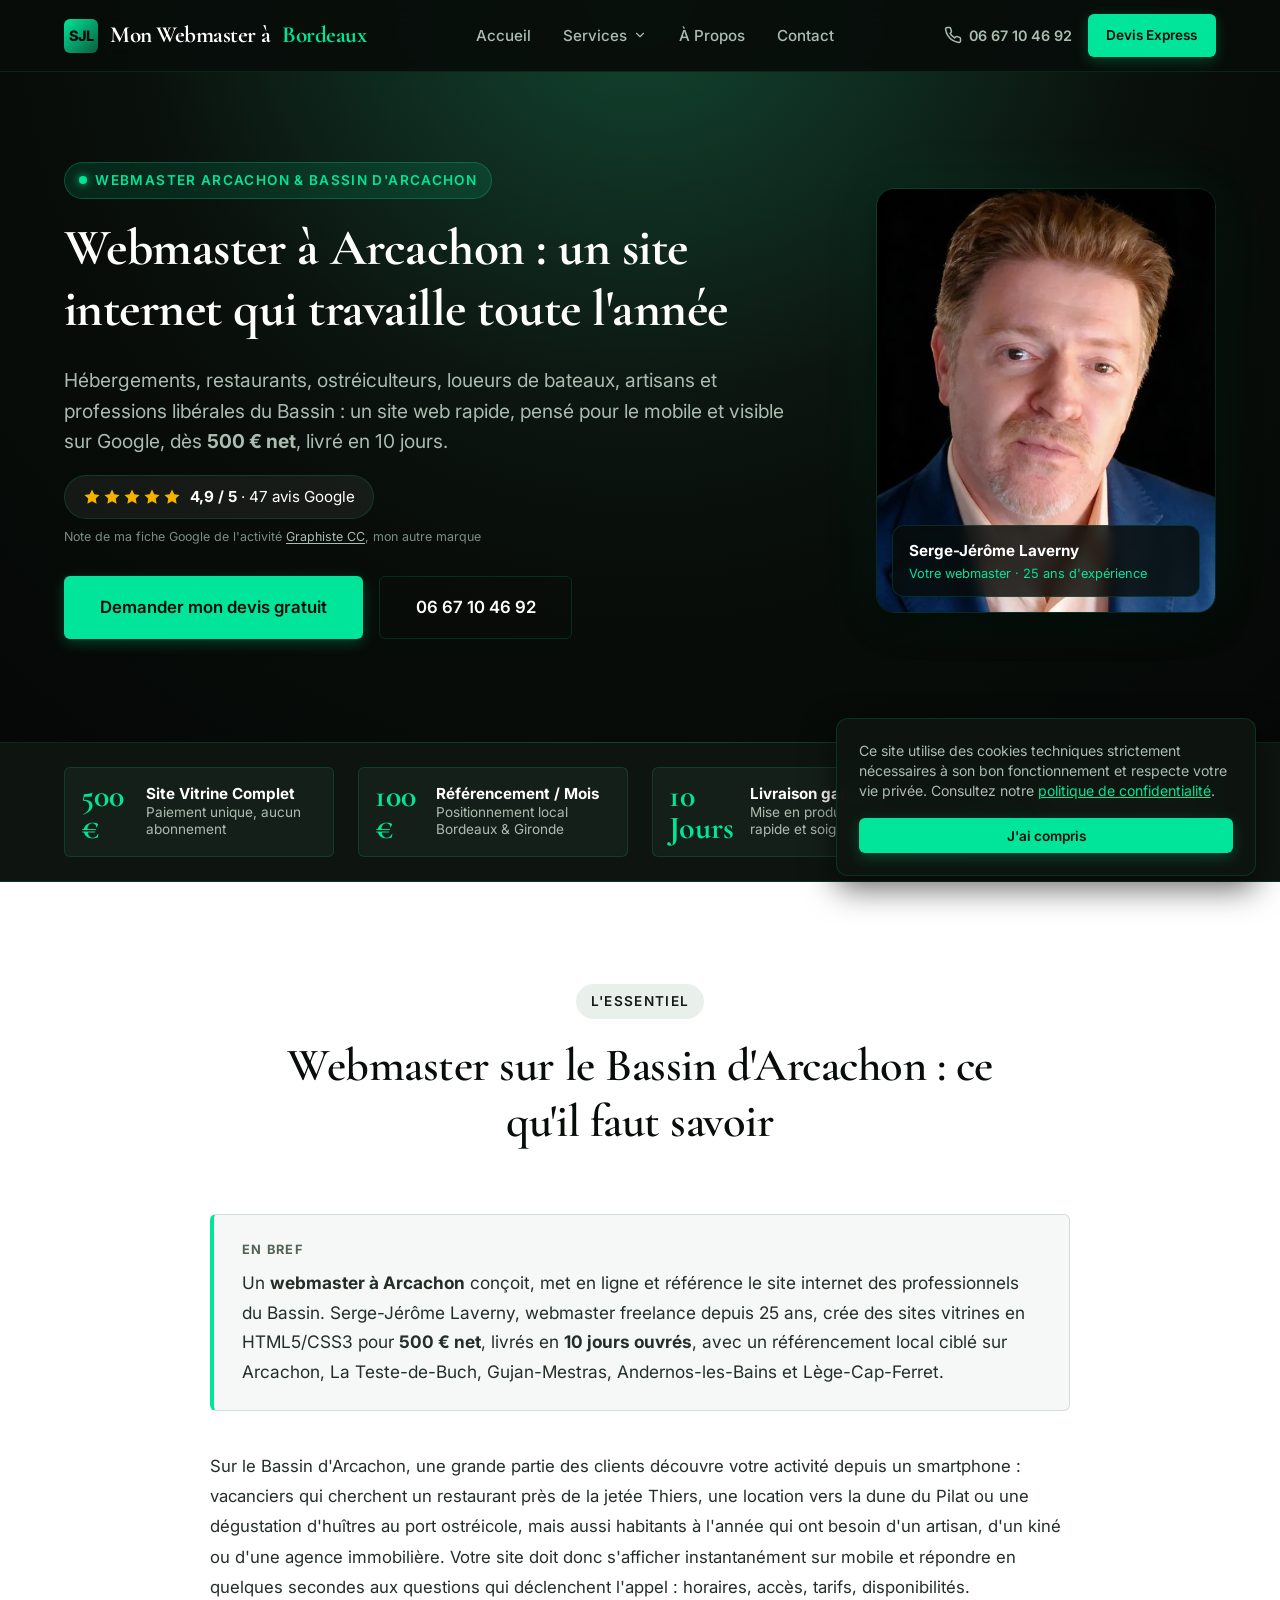
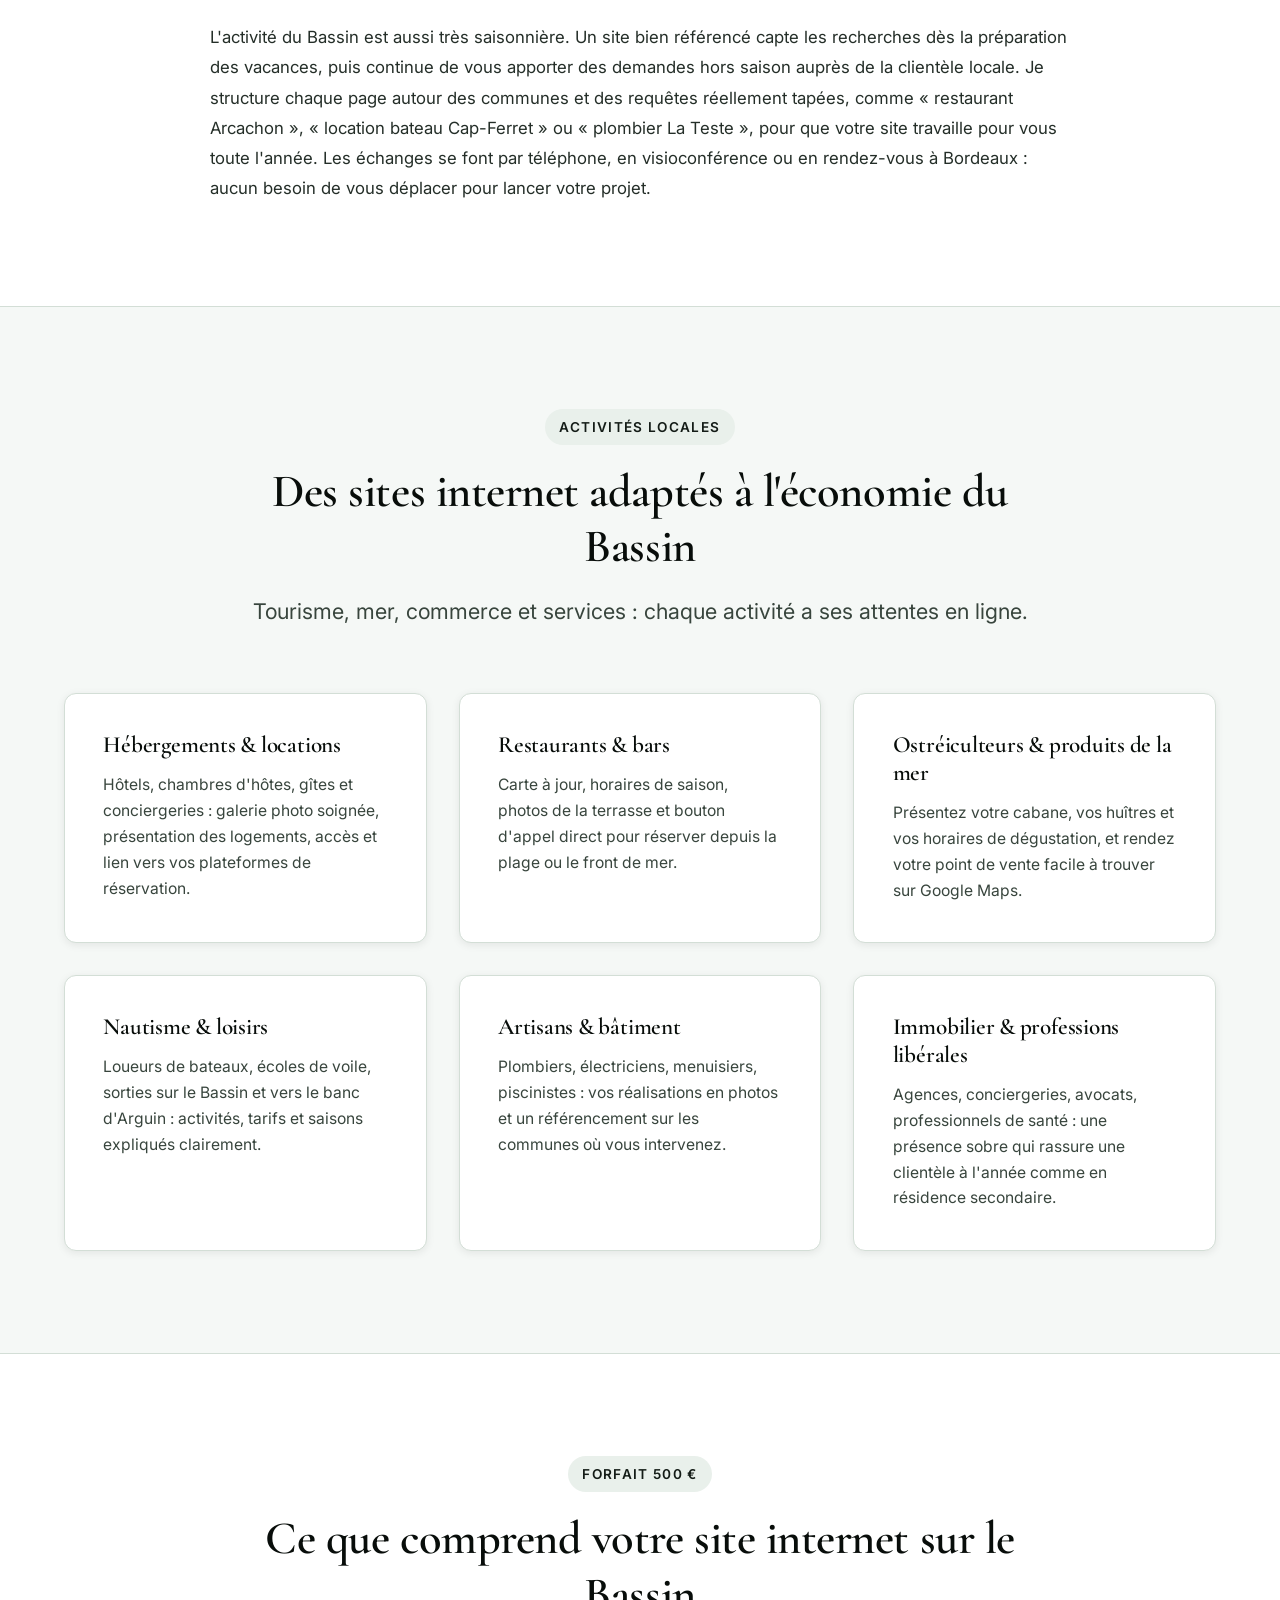
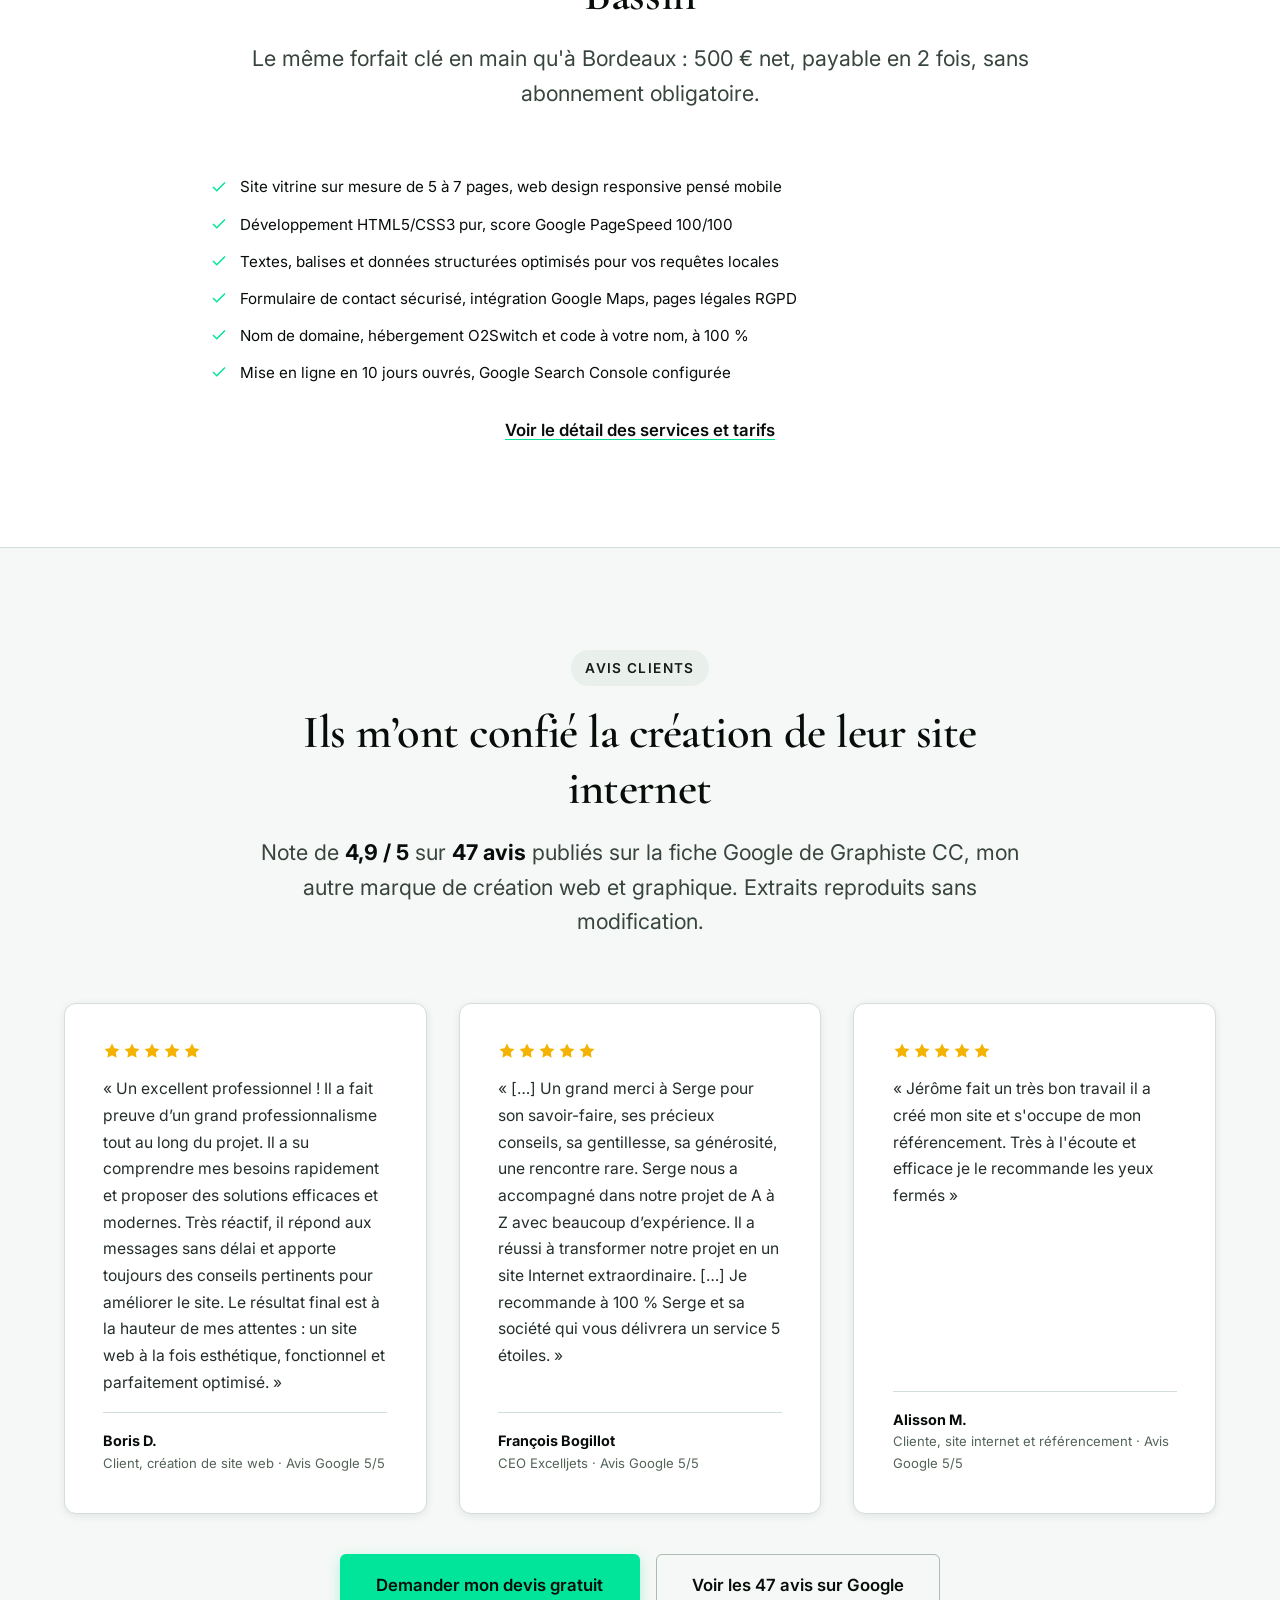
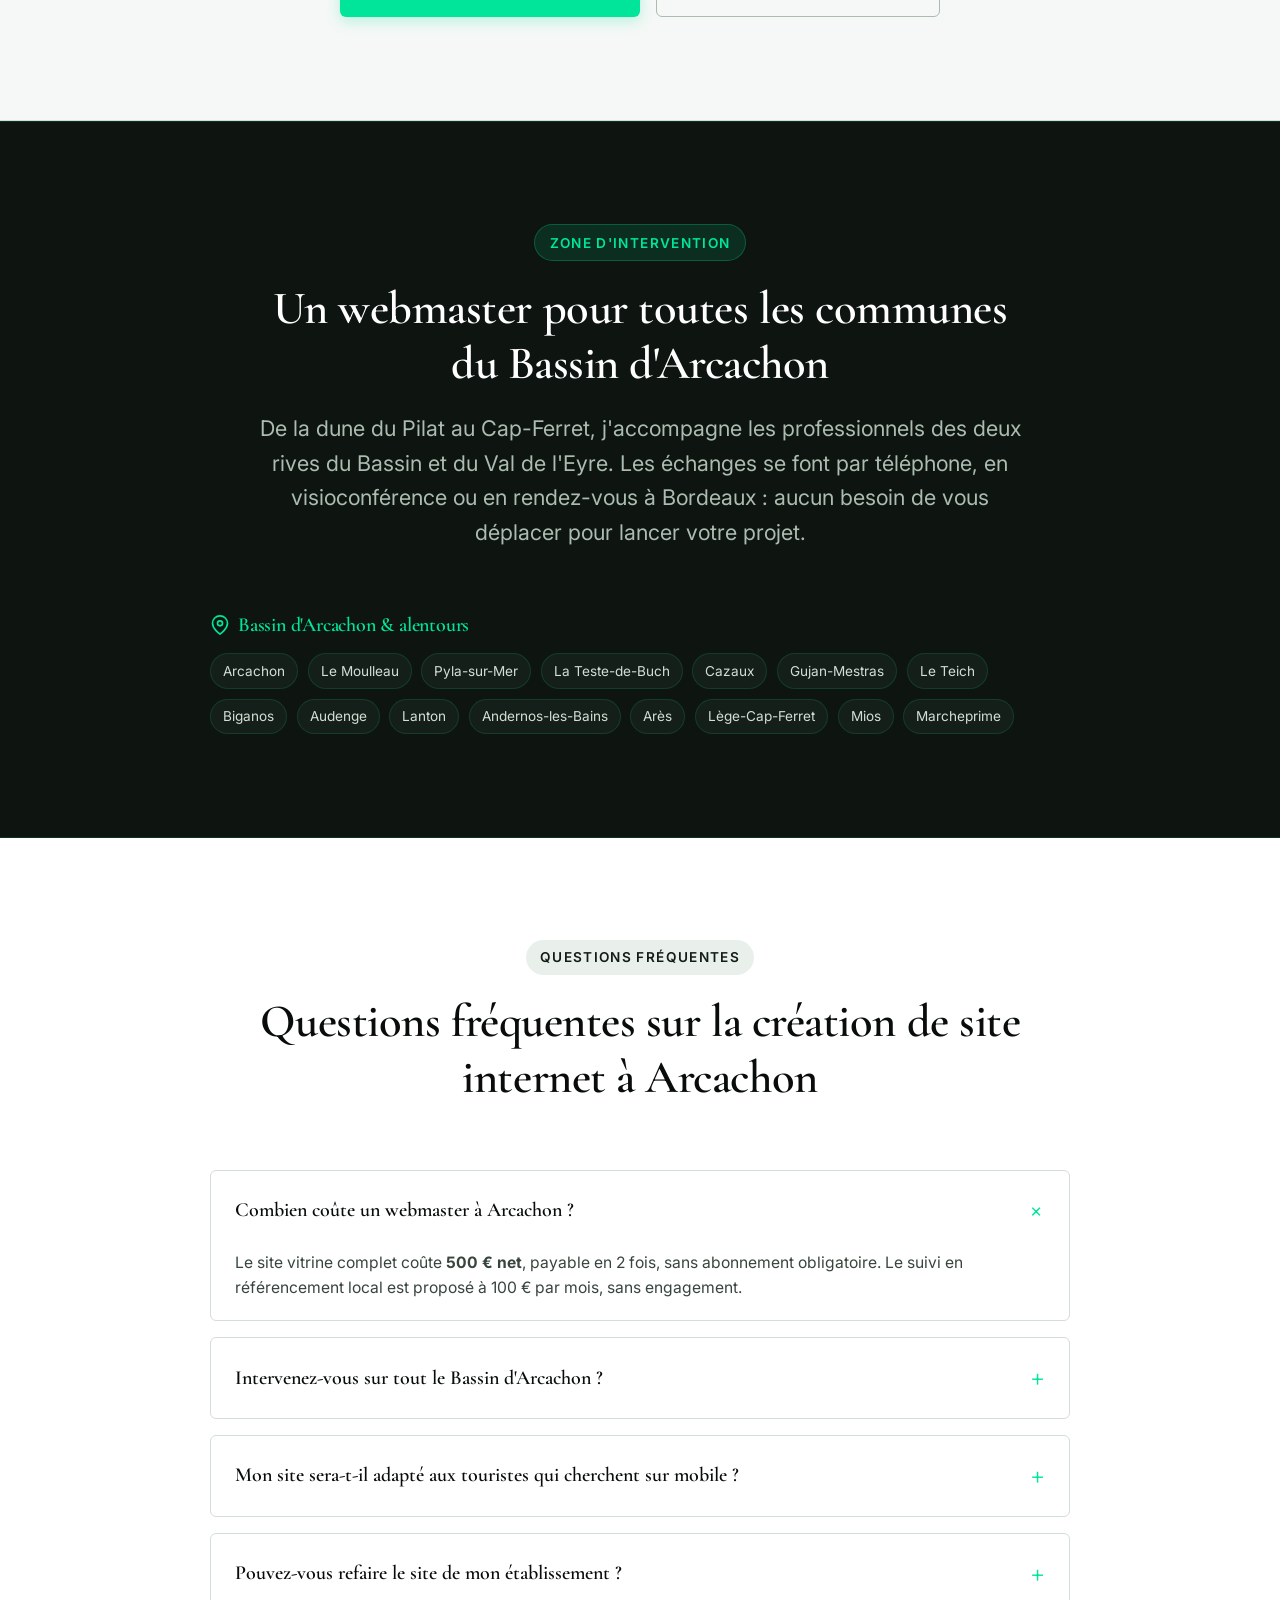
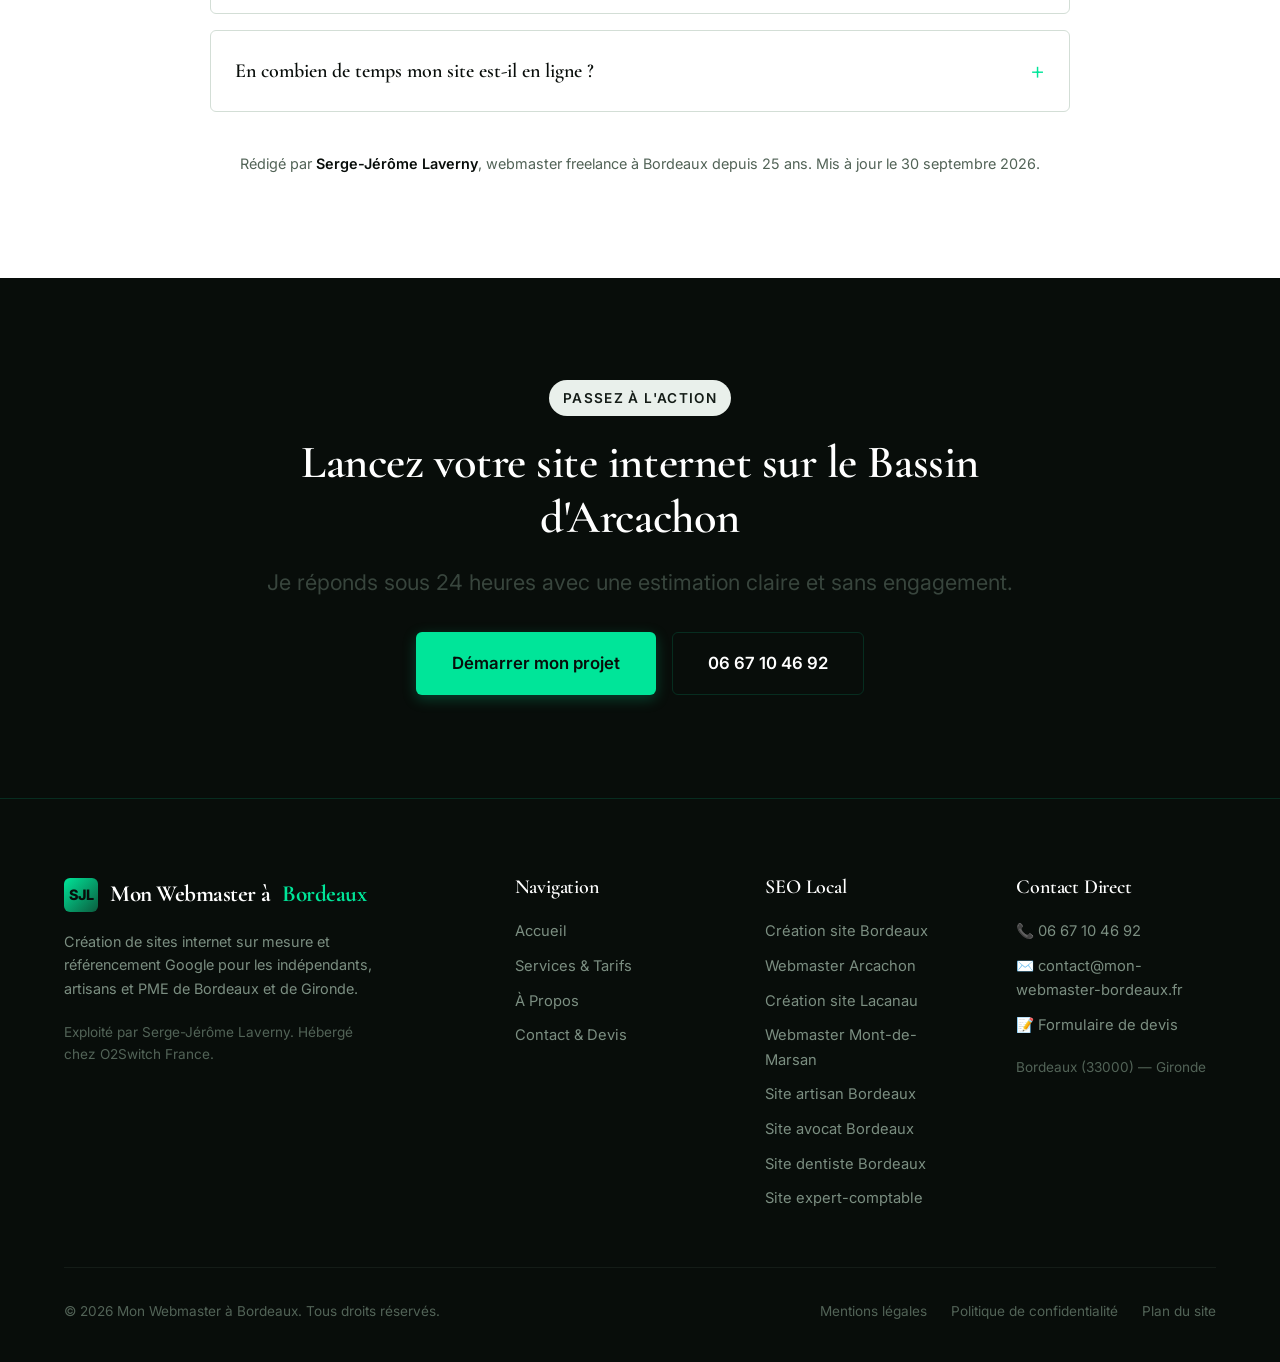
<file: webmaster-arcachon.html>
<!DOCTYPE html>
<html lang="fr">
<head>
  <meta charset="UTF-8">
  <meta name="viewport" content="width=device-width, initial-scale=1.0">
  <title>Webmaster Arcachon | Création de site internet sur le Bassin dès 500 €</title>
  <meta name="description" content="Webmaster pour Arcachon et le Bassin : création et refonte de site internet vitrine dès 500 €, référencement Google local pour commerces, hébergements, artisans et ostréiculteurs. Livré en 10 jours.">
  <meta name="robots" content="index, follow">
  <link rel="canonical" href="https://www.mon-webmaster-bordeaux.fr/webmaster-arcachon.html">
  <link rel="icon" href="favicon.svg" type="image/svg+xml">
  <link rel="icon" href="favicon.ico" sizes="any">
  <link rel="apple-touch-icon" href="images/apple-touch-icon.png">

  <meta property="og:type" content="website">
  <meta property="og:title" content="Webmaster Arcachon | Création de site internet sur le Bassin dès 500 €">
  <meta property="og:description" content="Webmaster pour Arcachon et le Bassin : création et refonte de site internet vitrine dès 500 €, référencement Google local pour commerces, hébergements, artisans et ostréiculteurs. Livré en 10 jours.">
  <meta property="og:url" content="https://www.mon-webmaster-bordeaux.fr/webmaster-arcachon.html">
  <meta property="og:locale" content="fr_FR">
  <meta property="og:site_name" content="Mon Webmaster à Bordeaux">
  <meta property="og:image" content="https://www.mon-webmaster-bordeaux.fr/images/icon-512.png">
  <meta name="author" content="Serge-Jérôme Laverny">
  <meta name="geo.region" content="FR-33">
  <meta name="geo.placename" content="Arcachon">
  <meta name="geo.position" content="44.6586;-1.1689">

  <link rel="stylesheet" href="css/style.css?v=5">

  <!-- Schema.org JSON-LD -->
  <script type="application/ld+json">
  {
    "@context": "https://schema.org",
    "@graph": [
      {
        "@type": "WebPage",
        "@id": "https://www.mon-webmaster-bordeaux.fr/webmaster-arcachon.html#webpage",
        "url": "https://www.mon-webmaster-bordeaux.fr/webmaster-arcachon.html",
        "name": "Webmaster Arcachon | Création de site internet sur le Bassin dès 500 €",
        "inLanguage": "fr-FR",
        "dateModified": "2026-09-30",
        "about": {
          "@id": "https://www.mon-webmaster-bordeaux.fr/webmaster-arcachon.html#service"
        },
        "author": {
          "@type": "Person",
          "name": "Serge-Jérôme Laverny",
          "url": "https://www.mon-webmaster-bordeaux.fr/a-propos.html",
          "image": "https://www.mon-webmaster-bordeaux.fr/images/serge-jerome-laverny-webmaster-bordeaux.jpg"
        },
        "breadcrumb": {
          "@id": "https://www.mon-webmaster-bordeaux.fr/webmaster-arcachon.html#breadcrumb"
        }
      },
      {
        "@type": "BreadcrumbList",
        "@id": "https://www.mon-webmaster-bordeaux.fr/webmaster-arcachon.html#breadcrumb",
        "itemListElement": [
          {
            "@type": "ListItem",
            "position": 1,
            "name": "Accueil",
            "item": "https://www.mon-webmaster-bordeaux.fr/"
          },
          {
            "@type": "ListItem",
            "position": 2,
            "name": "Services",
            "item": "https://www.mon-webmaster-bordeaux.fr/services.html"
          },
          {
            "@type": "ListItem",
            "position": 3,
            "name": "Webmaster à Arcachon et sur le Bassin",
            "item": "https://www.mon-webmaster-bordeaux.fr/webmaster-arcachon.html"
          }
        ]
      },
      {
        "@type": "Service",
        "@id": "https://www.mon-webmaster-bordeaux.fr/webmaster-arcachon.html#service",
        "name": "Webmaster à Arcachon et sur le Bassin",
        "serviceType": "Création de site web",
        "description": "Webmaster pour Arcachon et le Bassin : création et refonte de site internet vitrine dès 500 €, référencement Google local pour commerces, hébergements, artisans et ostréiculteurs. Livré en 10 jours.",
        "provider": {
          "@id": "https://www.mon-webmaster-bordeaux.fr/#business"
        },
        "areaServed": [
          {
            "@type": "City",
            "name": "Arcachon"
          },
          {
            "@type": "City",
            "name": "La Teste-de-Buch"
          },
          {
            "@type": "City",
            "name": "Gujan-Mestras"
          },
          {
            "@type": "City",
            "name": "Andernos-les-Bains"
          },
          {
            "@type": "City",
            "name": "Lège-Cap-Ferret"
          },
          {
            "@type": "City",
            "name": "Biganos"
          },
          {
            "@type": "AdministrativeArea",
            "name": "Gironde"
          }
        ],
        "offers": {
          "@type": "Offer",
          "price": "500",
          "priceCurrency": "EUR",
          "description": "Site vitrine de 5 à 7 pages, paiement unique en 2 fois"
        }
      },
      {
        "@type": [
          "LocalBusiness",
          "ProfessionalService"
        ],
        "@id": "https://www.mon-webmaster-bordeaux.fr/#business",
        "name": "Mon Webmaster à Bordeaux",
        "url": "https://www.mon-webmaster-bordeaux.fr/",
        "telephone": "+33667104692",
        "email": "contact@mon-webmaster-bordeaux.fr",
        "priceRange": "500€ - 1500€",
        "address": {
          "@type": "PostalAddress",
          "addressLocality": "Bordeaux",
          "postalCode": "33000",
          "addressRegion": "Nouvelle-Aquitaine",
          "addressCountry": "FR"
        }
      },
      {
        "@type": "FAQPage",
        "mainEntity": [
          {
            "@type": "Question",
            "name": "Combien coûte un webmaster à Arcachon ?",
            "acceptedAnswer": {
              "@type": "Answer",
              "text": "Le site vitrine complet coûte 500 € net, payable en 2 fois, sans abonnement obligatoire. Le suivi en référencement local est proposé à 100 € par mois, sans engagement."
            }
          },
          {
            "@type": "Question",
            "name": "Intervenez-vous sur tout le Bassin d'Arcachon ?",
            "acceptedAnswer": {
              "@type": "Answer",
              "text": "Oui : Arcachon, Pyla-sur-Mer, La Teste-de-Buch, Gujan-Mestras, Le Teich, Biganos, Audenge, Lanton, Andernos-les-Bains, Arès et Lège-Cap-Ferret. Les échanges se font par téléphone, en visioconférence ou en rendez-vous à Bordeaux : aucun besoin de vous déplacer pour lancer votre projet."
            }
          },
          {
            "@type": "Question",
            "name": "Mon site sera-t-il adapté aux touristes qui cherchent sur mobile ?",
            "acceptedAnswer": {
              "@type": "Answer",
              "text": "Oui. Chaque site est conçu d'abord pour le smartphone, se charge quasi instantanément et met en avant les informations utiles : horaires, accès, téléphone cliquable, plan Google Maps."
            }
          },
          {
            "@type": "Question",
            "name": "Pouvez-vous refaire le site de mon établissement ?",
            "acceptedAnswer": {
              "@type": "Answer",
              "text": "Oui. La refonte reprend vos contenus utiles, modernise le design et met en place les redirections 301 des anciennes adresses pour conserver votre référencement Google."
            }
          },
          {
            "@type": "Question",
            "name": "En combien de temps mon site est-il en ligne ?",
            "acceptedAnswer": {
              "@type": "Answer",
              "text": "En 10 jours ouvrés après réception de vos contenus. Pour une activité saisonnière, l'idéal est de lancer le projet quelques semaines avant la saison afin que Google ait le temps d'indexer le site."
            }
          }
        ]
      }
    ]
  }
  </script>
</head>
<body>

  <!-- Navigation -->
  <header class="header-nav" role="banner">
    <div class="nav-container">
      <a href="index.html" class="nav-logo" aria-label="Mon Webmaster à Bordeaux - Accueil">
        <div class="nav-logo-icon">SJL</div>
        Mon Webmaster à <span>Bordeaux</span>
      </a>

      <nav class="nav-menu" role="navigation" aria-label="Menu principal">
        <a href="index.html" class="nav-link">Accueil</a>
        
        <div class="nav-dropdown">
          <button type="button" class="nav-dropdown-btn" aria-haspopup="true" aria-expanded="false">
            Services
            <svg viewBox="0 0 24 24" fill="none" stroke="currentColor" stroke-width="2" stroke-linecap="round" stroke-linejoin="round"><polyline points="6 9 12 15 18 9"></polyline></svg>
          </button>
          <div class="dropdown-content">
            <a href="services.html" class="dropdown-link">Tous les services</a>
            <div class="dropdown-divider"></div>
            <a href="creation-site-internet-bordeaux.html" class="dropdown-link">Création de site internet à Bordeaux</a>
            <a href="creation-site-internet-artisan.html" class="dropdown-link">Site internet pour artisan</a>
            <a href="creation-site-internet-avocat.html" class="dropdown-link">Site internet pour avocat</a>
            <a href="creation-site-internet-dentiste.html" class="dropdown-link">Site internet pour dentiste</a>
            <a href="creation-site-internet-expert-comptable.html" class="dropdown-link">Site internet pour expert-comptable</a>
          </div>
        </div>

        <a href="a-propos.html" class="nav-link">À Propos</a>
        <a href="contact.html" class="nav-link">Contact</a>
      </nav>

      <div class="nav-actions">
        <a href="tel:0667104692" class="nav-phone" aria-label="Téléphoner au 06 67 10 46 92">
          <svg width="18" height="18" viewBox="0 0 24 24" fill="none" stroke="currentColor" stroke-width="2" stroke-linecap="round" stroke-linejoin="round"><path d="M22 16.92v3a2 2 0 0 1-2.18 2 19.79 19.79 0 0 1-8.63-3.07 19.5 19.5 0 0 1-6-6 19.79 19.79 0 0 1-3.07-8.67A2 2 0 0 1 4.11 2h3a2 2 0 0 1 2 1.72 12.84 12.84 0 0 0 .7 2.81 2 2 0 0 1-.45 2.11L8.09 9.91a16 16 0 0 0 6 6l1.27-1.27a2 2 0 0 1 2.11-.45 12.84 12.84 0 0 0 2.81.7A2 2 0 0 1 22 16.92z"></path></svg>
          06 67 10 46 92
        </a>
        <a href="contact.html" class="btn btn-primary btn-sm">Devis Express</a>
        <button class="nav-toggle" id="nav-toggle" aria-label="Ouvrir le menu mobile" aria-expanded="false" aria-controls="mobile-menu">
          <svg viewBox="0 0 24 24" fill="none" stroke="currentColor" stroke-width="2" stroke-linecap="round" stroke-linejoin="round"><line x1="3" y1="12" x2="21" y2="12"></line><line x1="3" y1="6" x2="21" y2="6"></line><line x1="3" y1="18" x2="21" y2="18"></line></svg>
        </button>
      </div>
    </div>
  </header>

  <!-- Mobile Menu -->
  <div class="mobile-menu" id="mobile-menu" role="dialog" aria-modal="true" aria-label="Menu de navigation mobile">
    <div class="mobile-nav-list">
      <a href="index.html" class="mobile-nav-link">Accueil</a>
      <a href="services.html" class="mobile-nav-link">Services</a>
      <a href="creation-site-internet-bordeaux.html" class="mobile-nav-sublink">↳ Création site internet Bordeaux</a>
      <a href="creation-site-internet-artisan.html" class="mobile-nav-sublink">↳ Site artisan</a>
      <a href="creation-site-internet-avocat.html" class="mobile-nav-sublink">↳ Site avocat</a>
      <a href="creation-site-internet-dentiste.html" class="mobile-nav-sublink">↳ Site dentiste</a>
      <a href="creation-site-internet-expert-comptable.html" class="mobile-nav-sublink">↳ Site expert-comptable</a>
      <a href="a-propos.html" class="mobile-nav-link">À Propos</a>
      <a href="contact.html" class="mobile-nav-link">Contact</a>
      <div style="margin-top: 1.5rem;">
        <a href="contact.html" class="btn btn-primary" style="width: 100%;">Lancer mon projet</a>
      </div>
    </div>
  </div>

  <main id="main-content">

    <!-- Hero -->
    <section class="hero" aria-label="Webmaster à Arcachon et sur le Bassin">
      <div class="container">
        <div class="hero-split">
        <div class="hero-content">
          <div class="eyebrow">
            <span class="badge-dot"></span>
            Webmaster Arcachon & Bassin d'Arcachon
          </div>
          <h1>Webmaster à Arcachon : un site internet qui travaille toute l'année</h1>
          <p class="hero-lead">
            Hébergements, restaurants, ostréiculteurs, loueurs de bateaux, artisans et professions libérales du Bassin : un site web rapide, pensé pour le mobile et visible sur Google, dès <strong>500 € net</strong>, livré en 10 jours.
          </p>
          <div class="rating-block">
            <a href="#avis" class="rating-badge" aria-label="Note de 4,9 sur 5 sur 47 avis Google : voir les avis clients">
              <span class="stars" aria-hidden="true"><svg viewBox="0 0 24 24" aria-hidden="true"><path d="M12 2l3.09 6.26L22 9.27l-5 4.87 1.18 6.88L12 17.77l-6.18 3.25L7 14.14 2 9.27l6.91-1.01L12 2z"/></svg><svg viewBox="0 0 24 24" aria-hidden="true"><path d="M12 2l3.09 6.26L22 9.27l-5 4.87 1.18 6.88L12 17.77l-6.18 3.25L7 14.14 2 9.27l6.91-1.01L12 2z"/></svg><svg viewBox="0 0 24 24" aria-hidden="true"><path d="M12 2l3.09 6.26L22 9.27l-5 4.87 1.18 6.88L12 17.77l-6.18 3.25L7 14.14 2 9.27l6.91-1.01L12 2z"/></svg><svg viewBox="0 0 24 24" aria-hidden="true"><path d="M12 2l3.09 6.26L22 9.27l-5 4.87 1.18 6.88L12 17.77l-6.18 3.25L7 14.14 2 9.27l6.91-1.01L12 2z"/></svg><svg viewBox="0 0 24 24" aria-hidden="true"><path d="M12 2l3.09 6.26L22 9.27l-5 4.87 1.18 6.88L12 17.77l-6.18 3.25L7 14.14 2 9.27l6.91-1.01L12 2z"/></svg></span>
              <span class="rating-score"><strong>4,9 / 5</strong> · 47 avis Google</span>
            </a>
            <p class="rating-note">Note de ma fiche Google de l'activité <a href="https://share.google/SjonBLJq5cwm2fowu" target="_blank" rel="noopener">Graphiste CC</a>, mon autre marque</p>
          </div>

          <div class="btn-group" style="justify-content: center;">
            <a href="contact.html" class="btn btn-primary btn-lg">Demander mon devis gratuit</a>
            <a href="tel:0667104692" class="btn btn-secondary btn-lg">06 67 10 46 92</a>
          </div>
        </div>
          <figure class="hero-portrait">
            <picture>
              <source srcset="images/serge-jerome-laverny-webmaster-bordeaux.webp" type="image/webp">
              <img src="images/serge-jerome-laverny-webmaster-bordeaux.jpg" alt="Serge-Jérôme Laverny, webmaster freelance à Bordeaux" width="600" height="750" fetchpriority="high">
            </picture>
            <figcaption>
              <strong>Serge-Jérôme Laverny</strong>
              <span>Votre webmaster · 25 ans d'expérience</span>
            </figcaption>
          </figure>
        </div>
      </div>
    </section>

    <!-- Strip tarif -->
    <aside class="pricing-strip">
      <div class="container">
        <div class="pricing-strip-grid">
          <div class="strip-item">
            <div class="strip-number">500 €</div>
            <div class="strip-text">
              <strong>Site Vitrine Complet</strong>
              Paiement unique, aucun abonnement
            </div>
          </div>
          <div class="strip-item">
            <div class="strip-number">100 €</div>
            <div class="strip-text">
              <strong>Référencement / Mois</strong>
              Positionnement local Bordeaux & Gironde
            </div>
          </div>
          <div class="strip-item">
            <div class="strip-number">10 Jours</div>
            <div class="strip-text">
              <strong>Livraison garantie</strong>
              Mise en production rapide et soignée
            </div>
          </div>
          <div class="strip-item">
            <div class="strip-number">100%</div>
            <div class="strip-text">
              <strong>Propriétaire du code</strong>
              Hébergé chez O2Switch France
            </div>
          </div>
        </div>
      </div>
    </aside>

    <!-- Réponse courte + introduction -->
    <section class="section section-white" aria-labelledby="intro-title">
      <div class="container">
        <div class="header-center">
          <div class="eyebrow">L'Essentiel</div>
          <h2 id="intro-title">Webmaster sur le Bassin d'Arcachon : ce qu'il faut savoir</h2>
        </div>

        <div class="answer-box">
          <p class="answer-box-label">En bref</p>
          <p>
            Un <strong>webmaster à Arcachon</strong> conçoit, met en ligne et référence le site internet des professionnels du Bassin. Serge-Jérôme Laverny, webmaster freelance depuis 25 ans, crée des sites vitrines en HTML5/CSS3 pour <strong>500 € net</strong>, livrés en <strong>10 jours ouvrés</strong>, avec un référencement local ciblé sur Arcachon, La Teste-de-Buch, Gujan-Mestras, Andernos-les-Bains et Lège-Cap-Ferret.
          </p>
        </div>

        <div class="prose">
          <p>
            Sur le Bassin d'Arcachon, une grande partie des clients découvre votre activité depuis un smartphone : vacanciers qui cherchent un restaurant près de la jetée Thiers, une location vers la dune du Pilat ou une dégustation d'huîtres au port ostréicole, mais aussi habitants à l'année qui ont besoin d'un artisan, d'un kiné ou d'une agence immobilière. Votre site doit donc s'afficher instantanément sur mobile et répondre en quelques secondes aux questions qui déclenchent l'appel : horaires, accès, tarifs, disponibilités.
          </p>
          <p>
            L'activité du Bassin est aussi très saisonnière. Un site bien référencé capte les recherches dès la préparation des vacances, puis continue de vous apporter des demandes hors saison auprès de la clientèle locale. Je structure chaque page autour des communes et des requêtes réellement tapées, comme « restaurant Arcachon », « location bateau Cap-Ferret » ou « plombier La Teste », pour que votre site travaille pour vous toute l'année. Les échanges se font par téléphone, en visioconférence ou en rendez-vous à Bordeaux : aucun besoin de vous déplacer pour lancer votre projet.
          </p>
        </div>
      </div>
    </section>

    <!-- Activités locales -->
    <section class="section section-light" aria-labelledby="sectors-title">
      <div class="container">
        <div class="header-center">
          <div class="eyebrow">Activités Locales</div>
          <h2 id="sectors-title">Des sites internet adaptés à l'économie du Bassin</h2>
          <p class="lead">Tourisme, mer, commerce et services : chaque activité a ses attentes en ligne.</p>
        </div>

        <div class="grid-3">
          <article class="card card-white">
            <h3 class="card-title">Hébergements & locations</h3>
            <p class="card-desc">Hôtels, chambres d'hôtes, gîtes et conciergeries : galerie photo soignée, présentation des logements, accès et lien vers vos plateformes de réservation.</p>
          </article>
          <article class="card card-white">
            <h3 class="card-title">Restaurants & bars</h3>
            <p class="card-desc">Carte à jour, horaires de saison, photos de la terrasse et bouton d'appel direct pour réserver depuis la plage ou le front de mer.</p>
          </article>
          <article class="card card-white">
            <h3 class="card-title">Ostréiculteurs & produits de la mer</h3>
            <p class="card-desc">Présentez votre cabane, vos huîtres et vos horaires de dégustation, et rendez votre point de vente facile à trouver sur Google Maps.</p>
          </article>
          <article class="card card-white">
            <h3 class="card-title">Nautisme & loisirs</h3>
            <p class="card-desc">Loueurs de bateaux, écoles de voile, sorties sur le Bassin et vers le banc d'Arguin : activités, tarifs et saisons expliqués clairement.</p>
          </article>
          <article class="card card-white">
            <h3 class="card-title">Artisans & bâtiment</h3>
            <p class="card-desc">Plombiers, électriciens, menuisiers, piscinistes : vos réalisations en photos et un référencement sur les communes où vous intervenez.</p>
          </article>
          <article class="card card-white">
            <h3 class="card-title">Immobilier & professions libérales</h3>
            <p class="card-desc">Agences, conciergeries, avocats, professionnels de santé : une présence sobre qui rassure une clientèle à l'année comme en résidence secondaire.</p>
          </article>
        </div>
      </div>
    </section>

    <!-- Contenu du forfait -->
    <section class="section section-white" aria-labelledby="included-title">
      <div class="container">
        <div class="header-center">
          <div class="eyebrow">Forfait 500 €</div>
          <h2 id="included-title">Ce que comprend votre site internet sur le Bassin</h2>
          <p class="lead">Le même forfait clé en main qu'à Bordeaux : 500 € net, payable en 2 fois, sans abonnement obligatoire.</p>
        </div>

        <div class="container-narrow" style="margin: 0 auto;">
          <ul class="feature-list">
              <li class="feature-item">
                <svg viewBox="0 0 24 24" fill="none" stroke="currentColor" stroke-width="2"><polyline points="20 6 9 17 4 12"></polyline></svg>
                <span>Site vitrine sur mesure de 5 à 7 pages, web design responsive pensé mobile</span>
              </li>
              <li class="feature-item">
                <svg viewBox="0 0 24 24" fill="none" stroke="currentColor" stroke-width="2"><polyline points="20 6 9 17 4 12"></polyline></svg>
                <span>Développement HTML5/CSS3 pur, score Google PageSpeed 100/100</span>
              </li>
              <li class="feature-item">
                <svg viewBox="0 0 24 24" fill="none" stroke="currentColor" stroke-width="2"><polyline points="20 6 9 17 4 12"></polyline></svg>
                <span>Textes, balises et données structurées optimisés pour vos requêtes locales</span>
              </li>
              <li class="feature-item">
                <svg viewBox="0 0 24 24" fill="none" stroke="currentColor" stroke-width="2"><polyline points="20 6 9 17 4 12"></polyline></svg>
                <span>Formulaire de contact sécurisé, intégration Google Maps, pages légales RGPD</span>
              </li>
              <li class="feature-item">
                <svg viewBox="0 0 24 24" fill="none" stroke="currentColor" stroke-width="2"><polyline points="20 6 9 17 4 12"></polyline></svg>
                <span>Nom de domaine, hébergement O2Switch et code à votre nom, à 100 %</span>
              </li>
              <li class="feature-item">
                <svg viewBox="0 0 24 24" fill="none" stroke="currentColor" stroke-width="2"><polyline points="20 6 9 17 4 12"></polyline></svg>
                <span>Mise en ligne en 10 jours ouvrés, Google Search Console configurée</span>
              </li>
          </ul>
        </div>

        <p class="text-center" style="margin-top: 2rem;">
          <a href="services.html" class="inline-link">Voir le détail des services et tarifs</a>
        </p>
      </div>
    </section>

    <!-- Avis clients Google -->
    <section class="section section-light" id="avis" aria-labelledby="reviews-title">
      <div class="container">
        <div class="header-center">
          <div class="eyebrow">Avis Clients</div>
          <h2 id="reviews-title">Ils m’ont confié la création de leur site internet</h2>
          <p class="lead">Note de <strong>4,9 / 5</strong> sur <strong>47 avis</strong> publiés sur la fiche Google de Graphiste CC, mon autre marque de création web et graphique. Extraits reproduits sans modification.</p>
        </div>

        <div class="grid-3 reviews-grid">
          <figure class="card card-white review-card">
            <span class="stars" aria-hidden="true"><svg viewBox="0 0 24 24" aria-hidden="true"><path d="M12 2l3.09 6.26L22 9.27l-5 4.87 1.18 6.88L12 17.77l-6.18 3.25L7 14.14 2 9.27l6.91-1.01L12 2z"/></svg><svg viewBox="0 0 24 24" aria-hidden="true"><path d="M12 2l3.09 6.26L22 9.27l-5 4.87 1.18 6.88L12 17.77l-6.18 3.25L7 14.14 2 9.27l6.91-1.01L12 2z"/></svg><svg viewBox="0 0 24 24" aria-hidden="true"><path d="M12 2l3.09 6.26L22 9.27l-5 4.87 1.18 6.88L12 17.77l-6.18 3.25L7 14.14 2 9.27l6.91-1.01L12 2z"/></svg><svg viewBox="0 0 24 24" aria-hidden="true"><path d="M12 2l3.09 6.26L22 9.27l-5 4.87 1.18 6.88L12 17.77l-6.18 3.25L7 14.14 2 9.27l6.91-1.01L12 2z"/></svg><svg viewBox="0 0 24 24" aria-hidden="true"><path d="M12 2l3.09 6.26L22 9.27l-5 4.87 1.18 6.88L12 17.77l-6.18 3.25L7 14.14 2 9.27l6.91-1.01L12 2z"/></svg></span>
            <blockquote class="review-text">
              <p>« Un excellent professionnel ! Il a fait preuve d’un grand professionnalisme tout au long du projet. Il a su comprendre mes besoins rapidement et proposer des solutions efficaces et modernes. Très réactif, il répond aux messages sans délai et apporte toujours des conseils pertinents pour améliorer le site. Le résultat final est à la hauteur de mes attentes : un site web à la fois esthétique, fonctionnel et parfaitement optimisé. »</p>
            </blockquote>
            <figcaption class="review-author">
              <strong>Boris D.</strong>
              <span>Client, création de site web · Avis Google 5/5</span>
            </figcaption>
          </figure>
          <figure class="card card-white review-card">
            <span class="stars" aria-hidden="true"><svg viewBox="0 0 24 24" aria-hidden="true"><path d="M12 2l3.09 6.26L22 9.27l-5 4.87 1.18 6.88L12 17.77l-6.18 3.25L7 14.14 2 9.27l6.91-1.01L12 2z"/></svg><svg viewBox="0 0 24 24" aria-hidden="true"><path d="M12 2l3.09 6.26L22 9.27l-5 4.87 1.18 6.88L12 17.77l-6.18 3.25L7 14.14 2 9.27l6.91-1.01L12 2z"/></svg><svg viewBox="0 0 24 24" aria-hidden="true"><path d="M12 2l3.09 6.26L22 9.27l-5 4.87 1.18 6.88L12 17.77l-6.18 3.25L7 14.14 2 9.27l6.91-1.01L12 2z"/></svg><svg viewBox="0 0 24 24" aria-hidden="true"><path d="M12 2l3.09 6.26L22 9.27l-5 4.87 1.18 6.88L12 17.77l-6.18 3.25L7 14.14 2 9.27l6.91-1.01L12 2z"/></svg><svg viewBox="0 0 24 24" aria-hidden="true"><path d="M12 2l3.09 6.26L22 9.27l-5 4.87 1.18 6.88L12 17.77l-6.18 3.25L7 14.14 2 9.27l6.91-1.01L12 2z"/></svg></span>
            <blockquote class="review-text">
              <p>« […] Un grand merci à Serge pour son savoir-faire, ses précieux conseils, sa gentillesse, sa générosité, une rencontre rare. Serge nous a accompagné dans notre projet de A à Z avec beaucoup d’expérience. Il a réussi à transformer notre projet en un site Internet extraordinaire. […] Je recommande à 100 % Serge et sa société qui vous délivrera un service 5 étoiles. »</p>
            </blockquote>
            <figcaption class="review-author">
              <strong>François Bogillot</strong>
              <span>CEO Excelljets · Avis Google 5/5</span>
            </figcaption>
          </figure>
          <figure class="card card-white review-card">
            <span class="stars" aria-hidden="true"><svg viewBox="0 0 24 24" aria-hidden="true"><path d="M12 2l3.09 6.26L22 9.27l-5 4.87 1.18 6.88L12 17.77l-6.18 3.25L7 14.14 2 9.27l6.91-1.01L12 2z"/></svg><svg viewBox="0 0 24 24" aria-hidden="true"><path d="M12 2l3.09 6.26L22 9.27l-5 4.87 1.18 6.88L12 17.77l-6.18 3.25L7 14.14 2 9.27l6.91-1.01L12 2z"/></svg><svg viewBox="0 0 24 24" aria-hidden="true"><path d="M12 2l3.09 6.26L22 9.27l-5 4.87 1.18 6.88L12 17.77l-6.18 3.25L7 14.14 2 9.27l6.91-1.01L12 2z"/></svg><svg viewBox="0 0 24 24" aria-hidden="true"><path d="M12 2l3.09 6.26L22 9.27l-5 4.87 1.18 6.88L12 17.77l-6.18 3.25L7 14.14 2 9.27l6.91-1.01L12 2z"/></svg><svg viewBox="0 0 24 24" aria-hidden="true"><path d="M12 2l3.09 6.26L22 9.27l-5 4.87 1.18 6.88L12 17.77l-6.18 3.25L7 14.14 2 9.27l6.91-1.01L12 2z"/></svg></span>
            <blockquote class="review-text">
              <p>« Jérôme fait un très bon travail il a créé mon site et s'occupe de mon référencement. Très à l'écoute et efficace je le recommande les yeux fermés »</p>
            </blockquote>
            <figcaption class="review-author">
              <strong>Alisson M.</strong>
              <span>Cliente, site internet et référencement · Avis Google 5/5</span>
            </figcaption>
          </figure>
        </div>

        <div class="btn-group" style="justify-content: center; margin-top: 2.5rem;">
          <a href="contact.html" class="btn btn-primary btn-lg">Demander mon devis gratuit</a>
          <a href="https://share.google/SjonBLJq5cwm2fowu" class="btn btn-outline-dark btn-lg" target="_blank" rel="noopener">Voir les 47 avis sur Google</a>
        </div>
      </div>
    </section>

    <!-- Zone d'intervention -->
    <section class="section section-dark" aria-labelledby="area-title">
      <div class="container">
        <div class="header-center">
          <div class="eyebrow">Zone d'Intervention</div>
          <h2 id="area-title">Un webmaster pour toutes les communes du Bassin d'Arcachon</h2>
          <p class="lead">De la dune du Pilat au Cap-Ferret, j'accompagne les professionnels des deux rives du Bassin et du Val de l'Eyre. Les échanges se font par téléphone, en visioconférence ou en rendez-vous à Bordeaux : aucun besoin de vous déplacer pour lancer votre projet.</p>
        </div>

        <div class="geo-block container-narrow" style="margin: 0 auto;">
          <h3 class="geo-title">
            <svg width="20" height="20" viewBox="0 0 24 24" fill="none" stroke="currentColor" stroke-width="2"><path d="M21 10c0 7-9 13-9 13s-9-6-9-13a9 9 0 0 1 18 0z"></path><circle cx="12" cy="10" r="3"></circle></svg>
            Bassin d'Arcachon & alentours
          </h3>
          <ul class="tag-cloud">
              <li class="tag">Arcachon</li>
              <li class="tag">Le Moulleau</li>
              <li class="tag">Pyla-sur-Mer</li>
              <li class="tag">La Teste-de-Buch</li>
              <li class="tag">Cazaux</li>
              <li class="tag">Gujan-Mestras</li>
              <li class="tag">Le Teich</li>
              <li class="tag">Biganos</li>
              <li class="tag">Audenge</li>
              <li class="tag">Lanton</li>
              <li class="tag">Andernos-les-Bains</li>
              <li class="tag">Arès</li>
              <li class="tag">Lège-Cap-Ferret</li>
              <li class="tag">Mios</li>
              <li class="tag">Marcheprime</li>
          </ul>
        </div>
      </div>
    </section>

    <!-- FAQ -->
    <section class="section section-white" aria-labelledby="faq-title">
      <div class="container">
        <div class="header-center">
          <div class="eyebrow">Questions Fréquentes</div>
          <h2 id="faq-title">Questions fréquentes sur la création de site internet à Arcachon</h2>
        </div>

        <div class="faq-list">
          <details class="faq-item" open>
            <summary>Combien coûte un webmaster à Arcachon ?</summary>
            <div class="faq-answer">
              Le site vitrine complet coûte <strong>500 € net</strong>, payable en 2 fois, sans abonnement obligatoire. Le suivi en référencement local est proposé à 100 € par mois, sans engagement.
            </div>
          </details>

          <details class="faq-item">
            <summary>Intervenez-vous sur tout le Bassin d'Arcachon ?</summary>
            <div class="faq-answer">
              Oui : Arcachon, Pyla-sur-Mer, La Teste-de-Buch, Gujan-Mestras, Le Teich, Biganos, Audenge, Lanton, Andernos-les-Bains, Arès et Lège-Cap-Ferret. Les échanges se font par téléphone, en visioconférence ou en rendez-vous à Bordeaux : aucun besoin de vous déplacer pour lancer votre projet.
            </div>
          </details>

          <details class="faq-item">
            <summary>Mon site sera-t-il adapté aux touristes qui cherchent sur mobile ?</summary>
            <div class="faq-answer">
              Oui. Chaque site est conçu d'abord pour le smartphone, se charge quasi instantanément et met en avant les informations utiles : horaires, accès, téléphone cliquable, plan Google Maps.
            </div>
          </details>

          <details class="faq-item">
            <summary>Pouvez-vous refaire le site de mon établissement ?</summary>
            <div class="faq-answer">
              Oui. La refonte reprend vos contenus utiles, modernise le design et met en place les redirections 301 des anciennes adresses pour conserver votre référencement Google.
            </div>
          </details>

          <details class="faq-item">
            <summary>En combien de temps mon site est-il en ligne ?</summary>
            <div class="faq-answer">
              En <strong>10 jours ouvrés</strong> après réception de vos contenus. Pour une activité saisonnière, l'idéal est de lancer le projet quelques semaines avant la saison afin que Google ait le temps d'indexer le site.
            </div>
          </details>
        </div>

        <p class="page-byline">
          Rédigé par <a href="a-propos.html">Serge-Jérôme Laverny</a>, webmaster freelance à Bordeaux depuis 25 ans. Mis à jour le <time datetime="2026-09-30">30 septembre 2026</time>.
        </p>
      </div>
    </section>

    <!-- CTA Final -->
    <section class="section section-black text-center">
      <div class="container container-narrow">
        <div class="eyebrow">Passez à l'action</div>
        <h2>Lancez votre site internet sur le Bassin d'Arcachon</h2>
        <p class="lead" style="margin-left: auto; margin-right: auto; margin-bottom: 2rem;">
          Je réponds sous 24 heures avec une estimation claire et sans engagement.
        </p>
        <div class="btn-group" style="justify-content: center;">
          <a href="contact.html" class="btn btn-primary btn-lg">Démarrer mon projet</a>
          <a href="tel:0667104692" class="btn btn-secondary btn-lg">06 67 10 46 92</a>
        </div>
      </div>
    </section>

  </main>

  <!-- Footer 4 Colonnes -->
  <footer class="footer" role="contentinfo">
    <div class="container">
      <div class="footer-grid">
        <div class="footer-col footer-brand">
          <div class="nav-logo" style="margin-bottom: 0.75rem;">
            <div class="nav-logo-icon">SJL</div>
            Mon Webmaster à <span>Bordeaux</span>
          </div>
          <p>Création de sites internet sur mesure et référencement Google pour les indépendants, artisans et PME de Bordeaux et de Gironde.</p>
          <p style="margin-top: 0.5rem; font-size: 0.85rem; color: var(--gray-500);">
            Exploité par Serge-Jérôme Laverny. Hébergé chez O2Switch France.
          </p>
        </div>

        <div class="footer-col">
          <h4>Navigation</h4>
          <ul class="footer-links">
            <li><a href="index.html" class="footer-link">Accueil</a></li>
            <li><a href="services.html" class="footer-link">Services & Tarifs</a></li>
            <li><a href="a-propos.html" class="footer-link">À Propos</a></li>
            <li><a href="contact.html" class="footer-link">Contact & Devis</a></li>
          </ul>
        </div>

        <div class="footer-col">
          <h4>SEO Local</h4>
          <ul class="footer-links">
            <li><a href="creation-site-internet-bordeaux.html" class="footer-link">Création site Bordeaux</a></li>
            <li><a href="webmaster-arcachon.html" class="footer-link">Webmaster Arcachon</a></li>
            <li><a href="creation-site-internet-lacanau.html" class="footer-link">Création site Lacanau</a></li>
            <li><a href="webmaster-mont-de-marsan.html" class="footer-link">Webmaster Mont-de-Marsan</a></li>
            <li><a href="creation-site-internet-artisan.html" class="footer-link">Site artisan Bordeaux</a></li>
            <li><a href="creation-site-internet-avocat.html" class="footer-link">Site avocat Bordeaux</a></li>
            <li><a href="creation-site-internet-dentiste.html" class="footer-link">Site dentiste Bordeaux</a></li>
            <li><a href="creation-site-internet-expert-comptable.html" class="footer-link">Site expert-comptable</a></li>
          </ul>
        </div>

        <div class="footer-col">
          <h4>Contact Direct</h4>
          <ul class="footer-links">
            <li><a href="tel:0667104692" class="footer-link">📞 06 67 10 46 92</a></li>
            <li><a href="mailto:contact@mon-webmaster-bordeaux.fr" class="footer-link">✉️ contact@mon-webmaster-bordeaux.fr</a></li>
            <li><a href="contact.html" class="footer-link">📝 Formulaire de devis</a></li>
            <li style="color: var(--gray-500); font-size: 0.85rem; margin-top: 0.5rem;">Bordeaux (33000) — Gironde</li>
          </ul>
        </div>
      </div>

      <div class="footer-bottom">
        <div>© 2026 Mon Webmaster à Bordeaux. Tous droits réservés.</div>
        <div class="footer-bottom-links">
          <a href="mentions-legales.html">Mentions légales</a>
          <a href="politique-de-confidentialite.html">Politique de confidentialité</a>
          <a href="plan-du-site.html">Plan du site</a>
        </div>
      </div>
    </div>
  </footer>

  <!-- Bandeau RGPD -->
  <aside class="cookie-banner" id="cookie-banner" role="region" aria-label="Gestion des cookies et données personnelles">
    <p>
      Ce site utilise des cookies techniques strictement nécessaires à son bon fonctionnement et respecte votre vie privée. Consultez notre <a href="politique-de-confidentialite.html">politique de confidentialité</a>.
    </p>
    <button type="button" class="btn btn-primary btn-sm" id="cookie-accept" style="width: 100%;">J'ai compris</button>
  </aside>

  <script src="js/cookie-banner.js" defer></script>
</body>
</html>
</file>
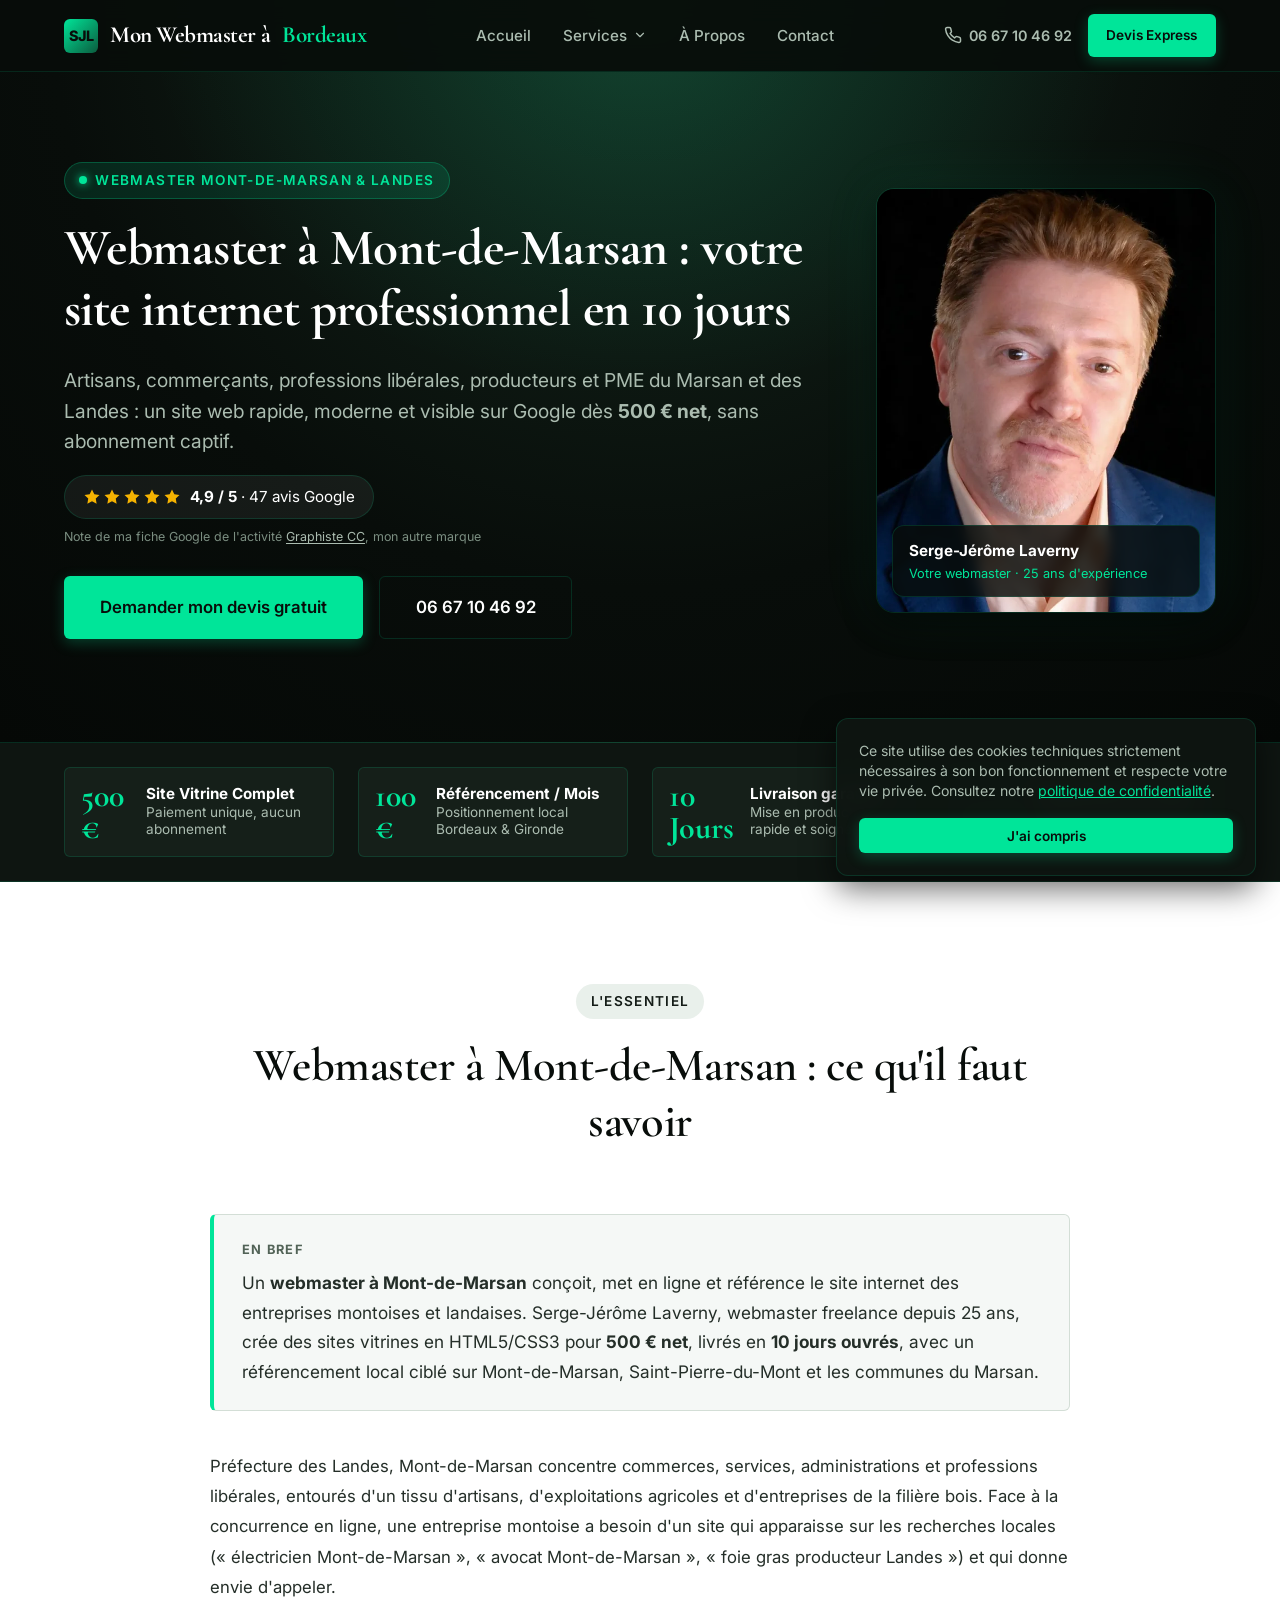
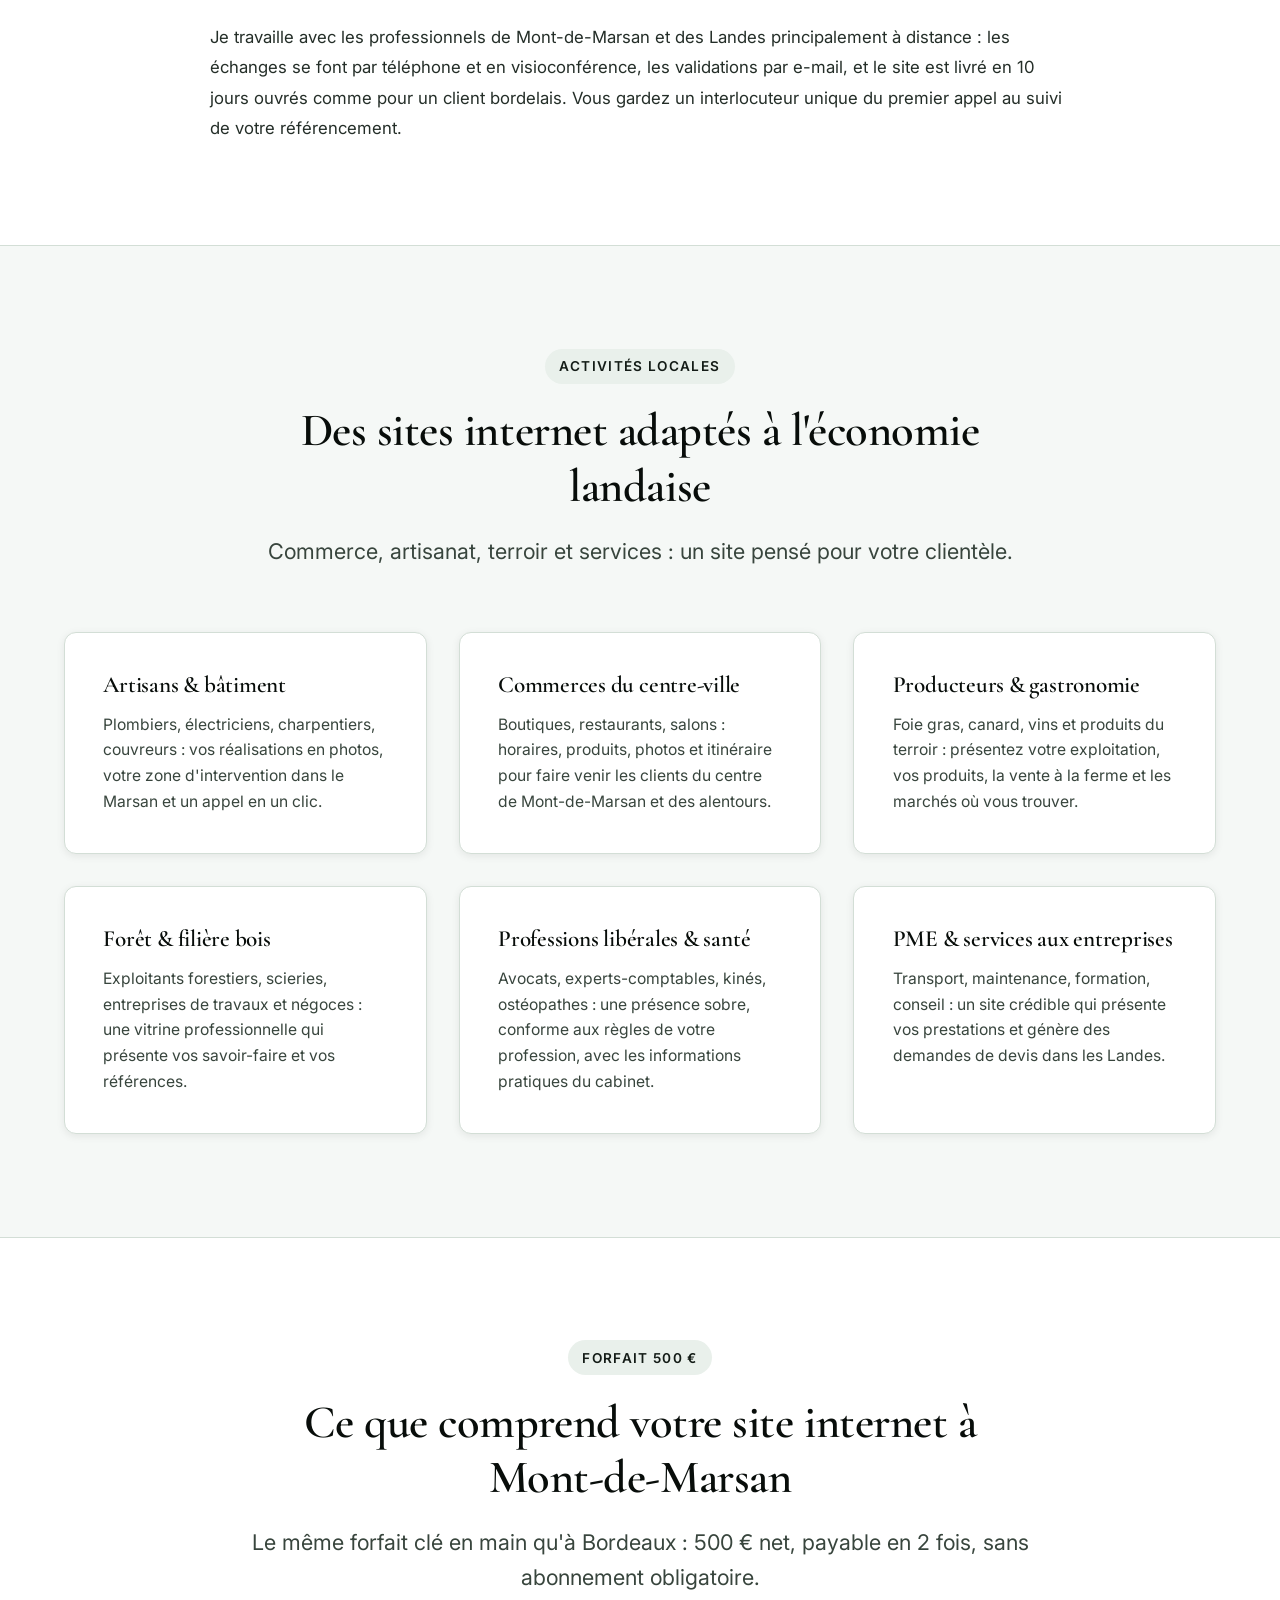
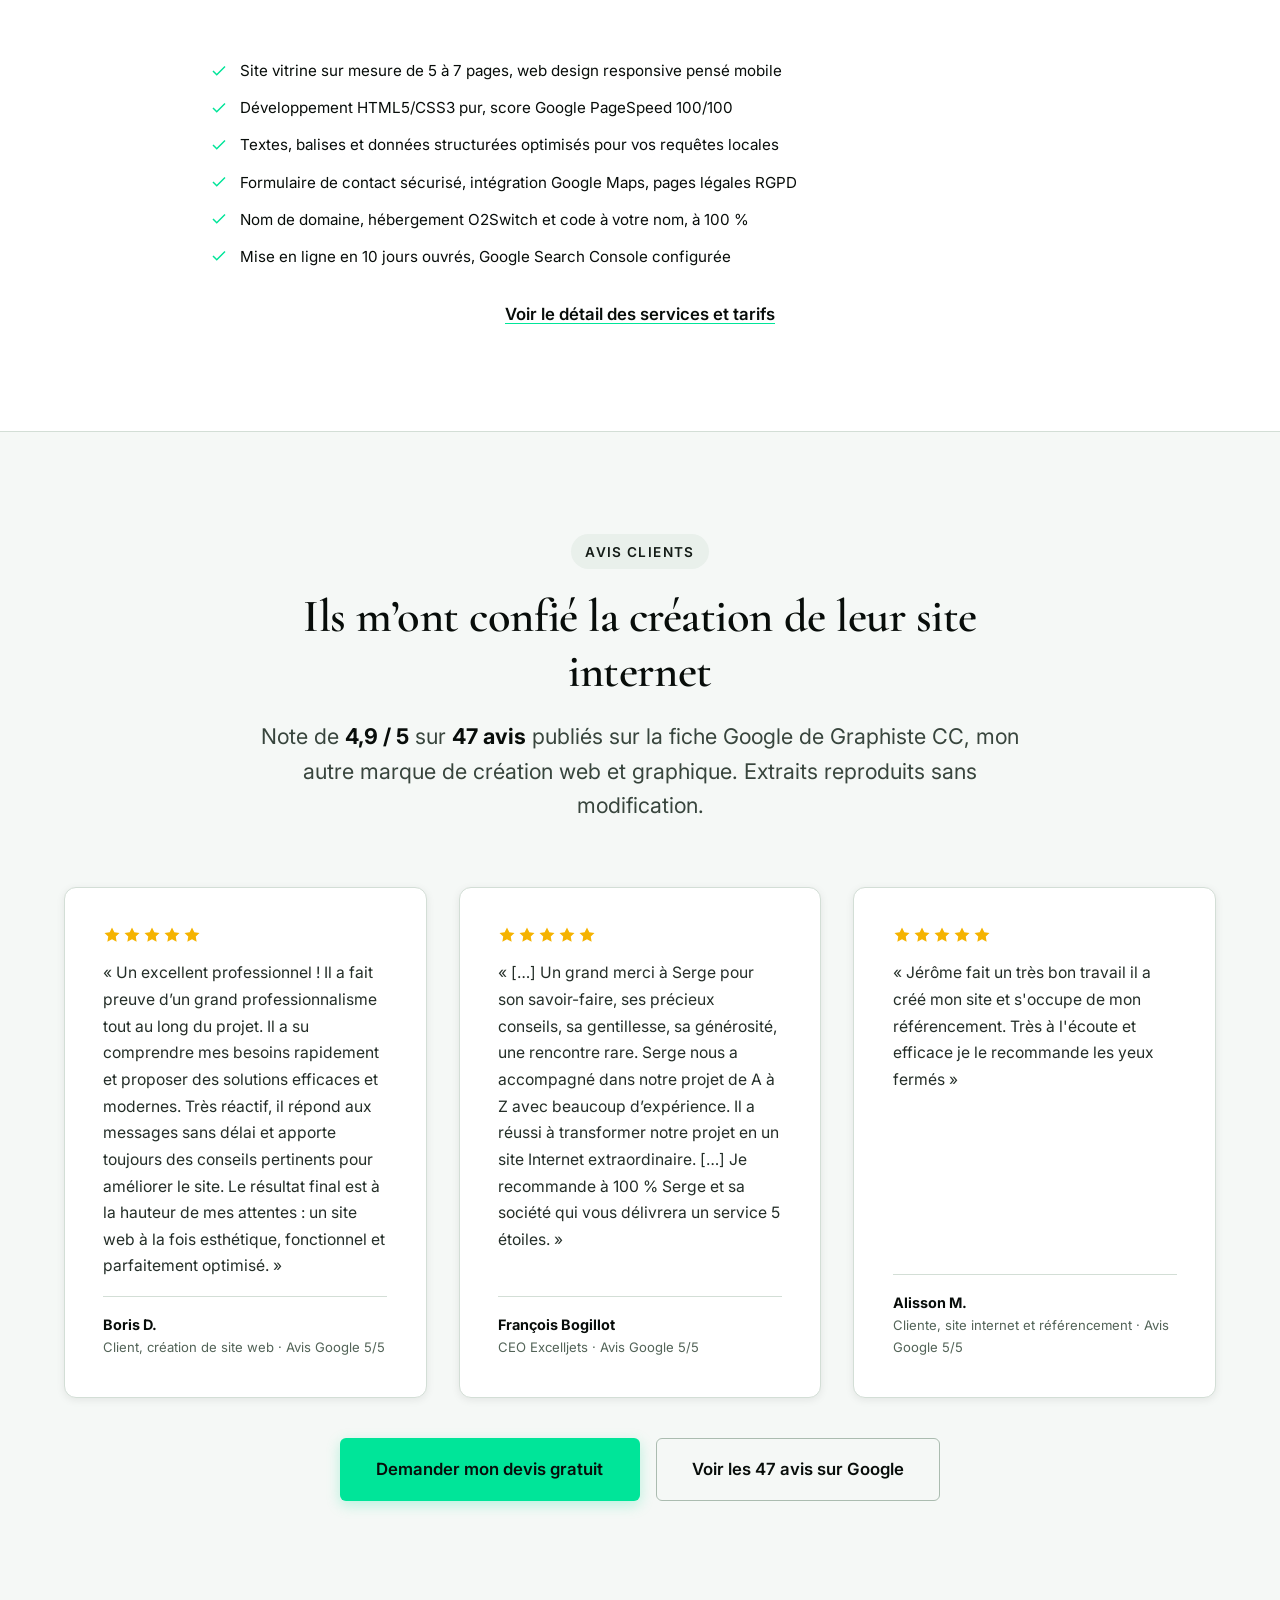
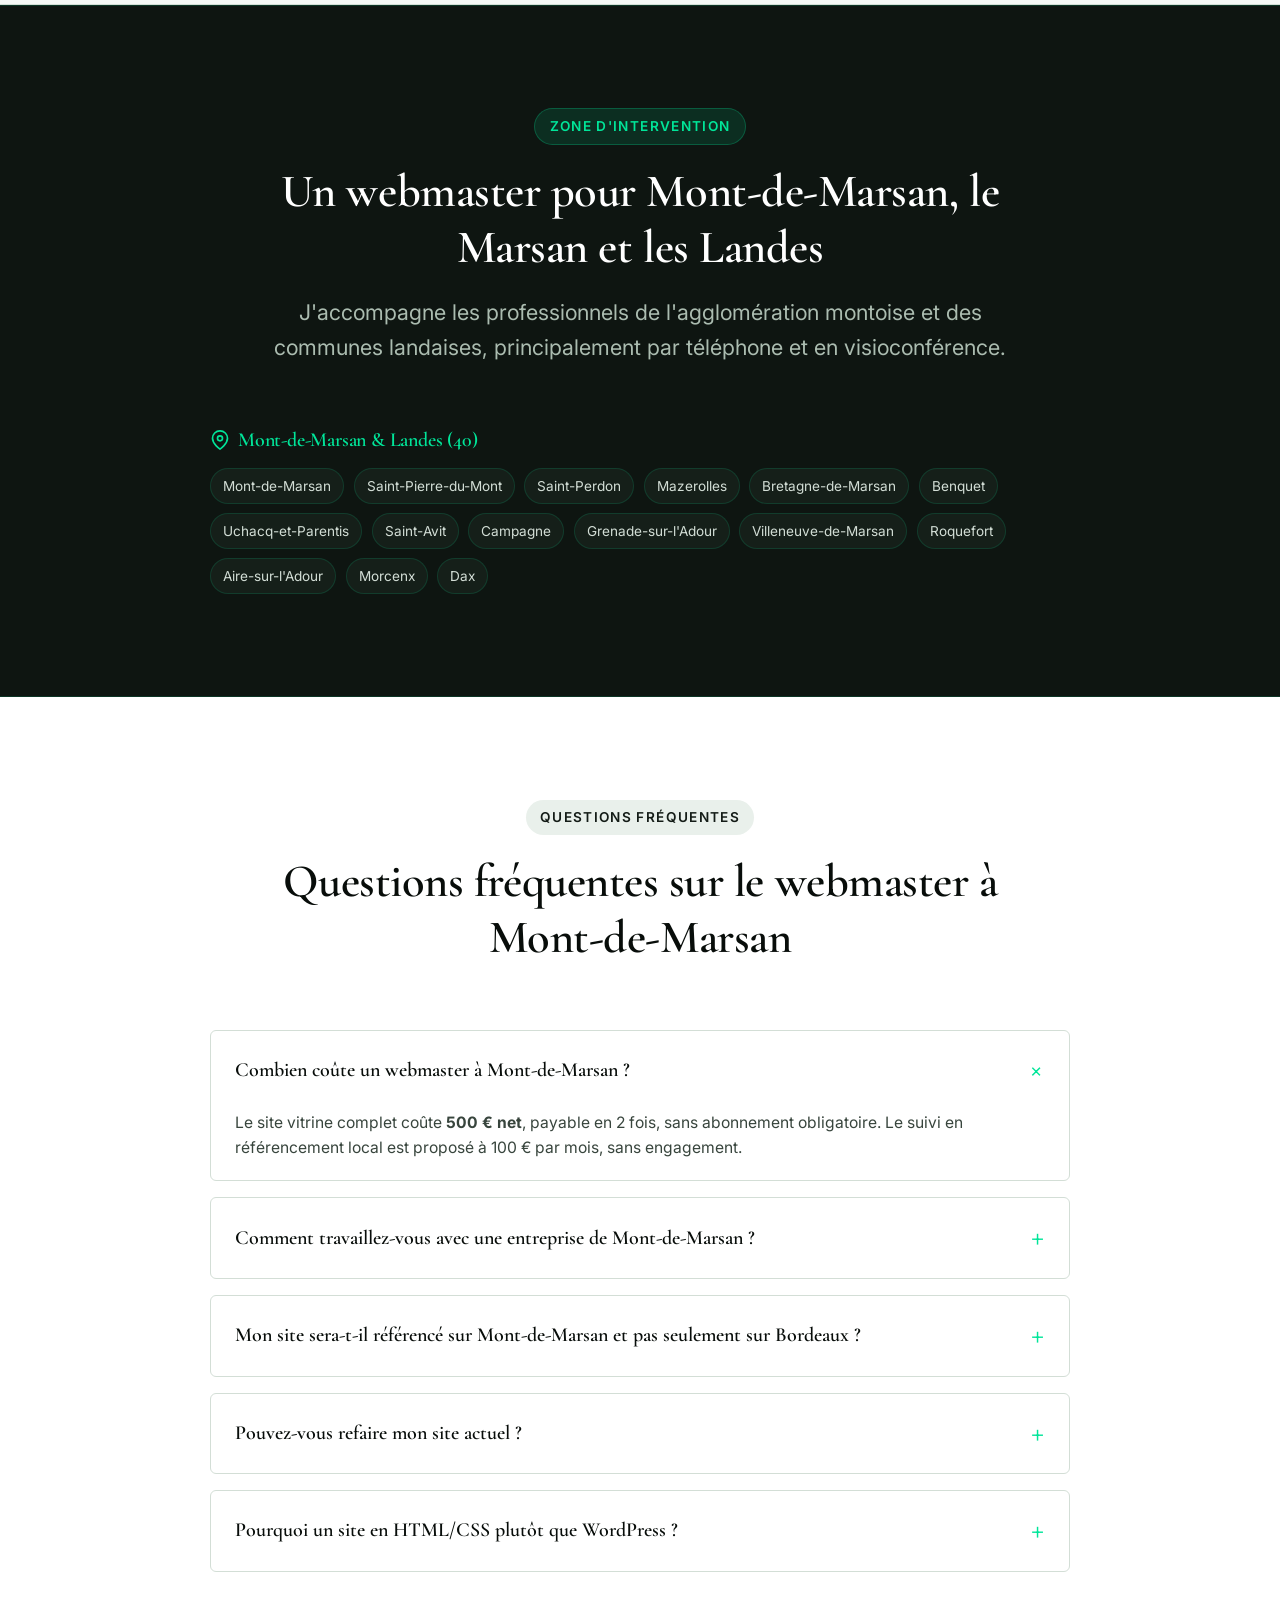
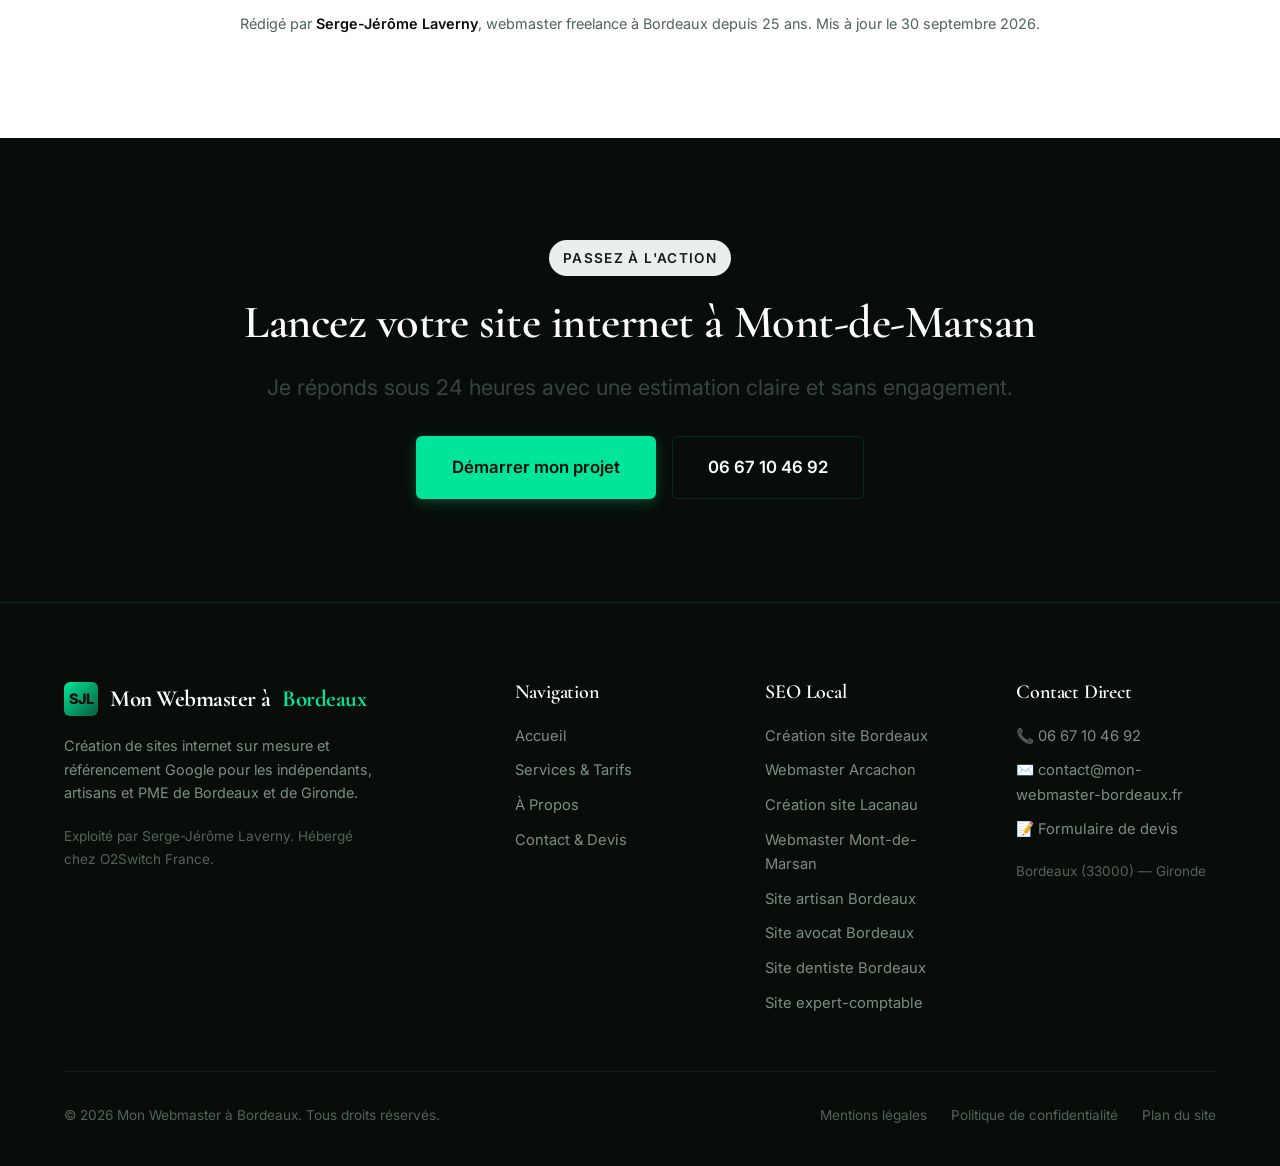
<file: webmaster-mont-de-marsan.html>
<!DOCTYPE html>
<html lang="fr">
<head>
  <meta charset="UTF-8">
  <meta name="viewport" content="width=device-width, initial-scale=1.0">
  <title>Webmaster Mont-de-Marsan | Création de site internet Landes dès 500 €</title>
  <meta name="description" content="Webmaster pour Mont-de-Marsan et les Landes : création et refonte de site internet vitrine dès 500 €, référencement Google local pour artisans, commerces, professions libérales et producteurs. Livré en 10 jours.">
  <meta name="robots" content="index, follow">
  <link rel="canonical" href="https://www.mon-webmaster-bordeaux.fr/webmaster-mont-de-marsan.html">
  <link rel="icon" href="favicon.svg" type="image/svg+xml">
  <link rel="icon" href="favicon.ico" sizes="any">
  <link rel="apple-touch-icon" href="images/apple-touch-icon.png">

  <meta property="og:type" content="website">
  <meta property="og:title" content="Webmaster Mont-de-Marsan | Création de site internet Landes dès 500 €">
  <meta property="og:description" content="Webmaster pour Mont-de-Marsan et les Landes : création et refonte de site internet vitrine dès 500 €, référencement Google local pour artisans, commerces, professions libérales et producteurs. Livré en 10 jours.">
  <meta property="og:url" content="https://www.mon-webmaster-bordeaux.fr/webmaster-mont-de-marsan.html">
  <meta property="og:locale" content="fr_FR">
  <meta property="og:site_name" content="Mon Webmaster à Bordeaux">
  <meta property="og:image" content="https://www.mon-webmaster-bordeaux.fr/images/icon-512.png">
  <meta name="author" content="Serge-Jérôme Laverny">
  <meta name="geo.region" content="FR-40">
  <meta name="geo.placename" content="Mont-de-Marsan">
  <meta name="geo.position" content="43.8902;-0.4997">

  <link rel="stylesheet" href="css/style.css?v=5">

  <!-- Schema.org JSON-LD -->
  <script type="application/ld+json">
  {
    "@context": "https://schema.org",
    "@graph": [
      {
        "@type": "WebPage",
        "@id": "https://www.mon-webmaster-bordeaux.fr/webmaster-mont-de-marsan.html#webpage",
        "url": "https://www.mon-webmaster-bordeaux.fr/webmaster-mont-de-marsan.html",
        "name": "Webmaster Mont-de-Marsan | Création de site internet Landes dès 500 €",
        "inLanguage": "fr-FR",
        "dateModified": "2026-09-30",
        "about": {
          "@id": "https://www.mon-webmaster-bordeaux.fr/webmaster-mont-de-marsan.html#service"
        },
        "author": {
          "@type": "Person",
          "name": "Serge-Jérôme Laverny",
          "url": "https://www.mon-webmaster-bordeaux.fr/a-propos.html",
          "image": "https://www.mon-webmaster-bordeaux.fr/images/serge-jerome-laverny-webmaster-bordeaux.jpg"
        },
        "breadcrumb": {
          "@id": "https://www.mon-webmaster-bordeaux.fr/webmaster-mont-de-marsan.html#breadcrumb"
        }
      },
      {
        "@type": "BreadcrumbList",
        "@id": "https://www.mon-webmaster-bordeaux.fr/webmaster-mont-de-marsan.html#breadcrumb",
        "itemListElement": [
          {
            "@type": "ListItem",
            "position": 1,
            "name": "Accueil",
            "item": "https://www.mon-webmaster-bordeaux.fr/"
          },
          {
            "@type": "ListItem",
            "position": 2,
            "name": "Services",
            "item": "https://www.mon-webmaster-bordeaux.fr/services.html"
          },
          {
            "@type": "ListItem",
            "position": 3,
            "name": "Webmaster à Mont-de-Marsan et dans les Landes",
            "item": "https://www.mon-webmaster-bordeaux.fr/webmaster-mont-de-marsan.html"
          }
        ]
      },
      {
        "@type": "Service",
        "@id": "https://www.mon-webmaster-bordeaux.fr/webmaster-mont-de-marsan.html#service",
        "name": "Webmaster à Mont-de-Marsan et dans les Landes",
        "serviceType": "Création de site web",
        "description": "Webmaster pour Mont-de-Marsan et les Landes : création et refonte de site internet vitrine dès 500 €, référencement Google local pour artisans, commerces, professions libérales et producteurs. Livré en 10 jours.",
        "provider": {
          "@id": "https://www.mon-webmaster-bordeaux.fr/#business"
        },
        "areaServed": [
          {
            "@type": "City",
            "name": "Mont-de-Marsan"
          },
          {
            "@type": "City",
            "name": "Saint-Pierre-du-Mont"
          },
          {
            "@type": "City",
            "name": "Aire-sur-l'Adour"
          },
          {
            "@type": "City",
            "name": "Grenade-sur-l'Adour"
          },
          {
            "@type": "City",
            "name": "Villeneuve-de-Marsan"
          },
          {
            "@type": "City",
            "name": "Roquefort"
          },
          {
            "@type": "AdministrativeArea",
            "name": "Landes"
          }
        ],
        "offers": {
          "@type": "Offer",
          "price": "500",
          "priceCurrency": "EUR",
          "description": "Site vitrine de 5 à 7 pages, paiement unique en 2 fois"
        }
      },
      {
        "@type": [
          "LocalBusiness",
          "ProfessionalService"
        ],
        "@id": "https://www.mon-webmaster-bordeaux.fr/#business",
        "name": "Mon Webmaster à Bordeaux",
        "url": "https://www.mon-webmaster-bordeaux.fr/",
        "telephone": "+33667104692",
        "email": "contact@mon-webmaster-bordeaux.fr",
        "priceRange": "500€ - 1500€",
        "address": {
          "@type": "PostalAddress",
          "addressLocality": "Bordeaux",
          "postalCode": "33000",
          "addressRegion": "Nouvelle-Aquitaine",
          "addressCountry": "FR"
        }
      },
      {
        "@type": "FAQPage",
        "mainEntity": [
          {
            "@type": "Question",
            "name": "Combien coûte un webmaster à Mont-de-Marsan ?",
            "acceptedAnswer": {
              "@type": "Answer",
              "text": "Le site vitrine complet coûte 500 € net, payable en 2 fois, sans abonnement obligatoire. Le suivi en référencement local est proposé à 100 € par mois, sans engagement."
            }
          },
          {
            "@type": "Question",
            "name": "Comment travaillez-vous avec une entreprise de Mont-de-Marsan ?",
            "acceptedAnswer": {
              "@type": "Answer",
              "text": "Principalement à distance : un premier échange par téléphone ou en visioconférence, une maquette validée ensemble, puis la mise en ligne en 10 jours ouvrés. Vous avez un seul interlocuteur du début à la fin."
            }
          },
          {
            "@type": "Question",
            "name": "Mon site sera-t-il référencé sur Mont-de-Marsan et pas seulement sur Bordeaux ?",
            "acceptedAnswer": {
              "@type": "Answer",
              "text": "Oui. Les textes, les balises et les données structurées de votre site sont construits autour de Mont-de-Marsan et des communes où vous travaillez, et votre fiche Google Business Profile est reliée au site."
            }
          },
          {
            "@type": "Question",
            "name": "Pouvez-vous refaire mon site actuel ?",
            "acceptedAnswer": {
              "@type": "Answer",
              "text": "Oui. La refonte reprend vos contenus utiles, modernise le design et met en place les redirections 301 pour conserver votre référencement Google."
            }
          },
          {
            "@type": "Question",
            "name": "Pourquoi un site en HTML/CSS plutôt que WordPress ?",
            "acceptedAnswer": {
              "@type": "Answer",
              "text": "Pour un site vitrine, le code HTML5/CSS3 pur se charge plus vite, n'expose aucune faille d'extension et ne demande pas de mises à jour permanentes. WordPress reste pertinent pour un blog très alimenté ou une boutique en ligne."
            }
          }
        ]
      }
    ]
  }
  </script>
</head>
<body>

  <!-- Navigation -->
  <header class="header-nav" role="banner">
    <div class="nav-container">
      <a href="index.html" class="nav-logo" aria-label="Mon Webmaster à Bordeaux - Accueil">
        <div class="nav-logo-icon">SJL</div>
        Mon Webmaster à <span>Bordeaux</span>
      </a>

      <nav class="nav-menu" role="navigation" aria-label="Menu principal">
        <a href="index.html" class="nav-link">Accueil</a>
        
        <div class="nav-dropdown">
          <button type="button" class="nav-dropdown-btn" aria-haspopup="true" aria-expanded="false">
            Services
            <svg viewBox="0 0 24 24" fill="none" stroke="currentColor" stroke-width="2" stroke-linecap="round" stroke-linejoin="round"><polyline points="6 9 12 15 18 9"></polyline></svg>
          </button>
          <div class="dropdown-content">
            <a href="services.html" class="dropdown-link">Tous les services</a>
            <div class="dropdown-divider"></div>
            <a href="creation-site-internet-bordeaux.html" class="dropdown-link">Création de site internet à Bordeaux</a>
            <a href="creation-site-internet-artisan.html" class="dropdown-link">Site internet pour artisan</a>
            <a href="creation-site-internet-avocat.html" class="dropdown-link">Site internet pour avocat</a>
            <a href="creation-site-internet-dentiste.html" class="dropdown-link">Site internet pour dentiste</a>
            <a href="creation-site-internet-expert-comptable.html" class="dropdown-link">Site internet pour expert-comptable</a>
          </div>
        </div>

        <a href="a-propos.html" class="nav-link">À Propos</a>
        <a href="contact.html" class="nav-link">Contact</a>
      </nav>

      <div class="nav-actions">
        <a href="tel:0667104692" class="nav-phone" aria-label="Téléphoner au 06 67 10 46 92">
          <svg width="18" height="18" viewBox="0 0 24 24" fill="none" stroke="currentColor" stroke-width="2" stroke-linecap="round" stroke-linejoin="round"><path d="M22 16.92v3a2 2 0 0 1-2.18 2 19.79 19.79 0 0 1-8.63-3.07 19.5 19.5 0 0 1-6-6 19.79 19.79 0 0 1-3.07-8.67A2 2 0 0 1 4.11 2h3a2 2 0 0 1 2 1.72 12.84 12.84 0 0 0 .7 2.81 2 2 0 0 1-.45 2.11L8.09 9.91a16 16 0 0 0 6 6l1.27-1.27a2 2 0 0 1 2.11-.45 12.84 12.84 0 0 0 2.81.7A2 2 0 0 1 22 16.92z"></path></svg>
          06 67 10 46 92
        </a>
        <a href="contact.html" class="btn btn-primary btn-sm">Devis Express</a>
        <button class="nav-toggle" id="nav-toggle" aria-label="Ouvrir le menu mobile" aria-expanded="false" aria-controls="mobile-menu">
          <svg viewBox="0 0 24 24" fill="none" stroke="currentColor" stroke-width="2" stroke-linecap="round" stroke-linejoin="round"><line x1="3" y1="12" x2="21" y2="12"></line><line x1="3" y1="6" x2="21" y2="6"></line><line x1="3" y1="18" x2="21" y2="18"></line></svg>
        </button>
      </div>
    </div>
  </header>

  <!-- Mobile Menu -->
  <div class="mobile-menu" id="mobile-menu" role="dialog" aria-modal="true" aria-label="Menu de navigation mobile">
    <div class="mobile-nav-list">
      <a href="index.html" class="mobile-nav-link">Accueil</a>
      <a href="services.html" class="mobile-nav-link">Services</a>
      <a href="creation-site-internet-bordeaux.html" class="mobile-nav-sublink">↳ Création site internet Bordeaux</a>
      <a href="creation-site-internet-artisan.html" class="mobile-nav-sublink">↳ Site artisan</a>
      <a href="creation-site-internet-avocat.html" class="mobile-nav-sublink">↳ Site avocat</a>
      <a href="creation-site-internet-dentiste.html" class="mobile-nav-sublink">↳ Site dentiste</a>
      <a href="creation-site-internet-expert-comptable.html" class="mobile-nav-sublink">↳ Site expert-comptable</a>
      <a href="a-propos.html" class="mobile-nav-link">À Propos</a>
      <a href="contact.html" class="mobile-nav-link">Contact</a>
      <div style="margin-top: 1.5rem;">
        <a href="contact.html" class="btn btn-primary" style="width: 100%;">Lancer mon projet</a>
      </div>
    </div>
  </div>

  <main id="main-content">

    <!-- Hero -->
    <section class="hero" aria-label="Webmaster à Mont-de-Marsan et dans les Landes">
      <div class="container">
        <div class="hero-split">
        <div class="hero-content">
          <div class="eyebrow">
            <span class="badge-dot"></span>
            Webmaster Mont-de-Marsan & Landes
          </div>
          <h1>Webmaster à Mont-de-Marsan : votre site internet professionnel en 10 jours</h1>
          <p class="hero-lead">
            Artisans, commerçants, professions libérales, producteurs et PME du Marsan et des Landes : un site web rapide, moderne et visible sur Google dès <strong>500 € net</strong>, sans abonnement captif.
          </p>
          <div class="rating-block">
            <a href="#avis" class="rating-badge" aria-label="Note de 4,9 sur 5 sur 47 avis Google : voir les avis clients">
              <span class="stars" aria-hidden="true"><svg viewBox="0 0 24 24" aria-hidden="true"><path d="M12 2l3.09 6.26L22 9.27l-5 4.87 1.18 6.88L12 17.77l-6.18 3.25L7 14.14 2 9.27l6.91-1.01L12 2z"/></svg><svg viewBox="0 0 24 24" aria-hidden="true"><path d="M12 2l3.09 6.26L22 9.27l-5 4.87 1.18 6.88L12 17.77l-6.18 3.25L7 14.14 2 9.27l6.91-1.01L12 2z"/></svg><svg viewBox="0 0 24 24" aria-hidden="true"><path d="M12 2l3.09 6.26L22 9.27l-5 4.87 1.18 6.88L12 17.77l-6.18 3.25L7 14.14 2 9.27l6.91-1.01L12 2z"/></svg><svg viewBox="0 0 24 24" aria-hidden="true"><path d="M12 2l3.09 6.26L22 9.27l-5 4.87 1.18 6.88L12 17.77l-6.18 3.25L7 14.14 2 9.27l6.91-1.01L12 2z"/></svg><svg viewBox="0 0 24 24" aria-hidden="true"><path d="M12 2l3.09 6.26L22 9.27l-5 4.87 1.18 6.88L12 17.77l-6.18 3.25L7 14.14 2 9.27l6.91-1.01L12 2z"/></svg></span>
              <span class="rating-score"><strong>4,9 / 5</strong> · 47 avis Google</span>
            </a>
            <p class="rating-note">Note de ma fiche Google de l'activité <a href="https://share.google/SjonBLJq5cwm2fowu" target="_blank" rel="noopener">Graphiste CC</a>, mon autre marque</p>
          </div>

          <div class="btn-group" style="justify-content: center;">
            <a href="contact.html" class="btn btn-primary btn-lg">Demander mon devis gratuit</a>
            <a href="tel:0667104692" class="btn btn-secondary btn-lg">06 67 10 46 92</a>
          </div>
        </div>
          <figure class="hero-portrait">
            <picture>
              <source srcset="images/serge-jerome-laverny-webmaster-bordeaux.webp" type="image/webp">
              <img src="images/serge-jerome-laverny-webmaster-bordeaux.jpg" alt="Serge-Jérôme Laverny, webmaster freelance à Bordeaux" width="600" height="750" fetchpriority="high">
            </picture>
            <figcaption>
              <strong>Serge-Jérôme Laverny</strong>
              <span>Votre webmaster · 25 ans d'expérience</span>
            </figcaption>
          </figure>
        </div>
      </div>
    </section>

    <!-- Strip tarif -->
    <aside class="pricing-strip">
      <div class="container">
        <div class="pricing-strip-grid">
          <div class="strip-item">
            <div class="strip-number">500 €</div>
            <div class="strip-text">
              <strong>Site Vitrine Complet</strong>
              Paiement unique, aucun abonnement
            </div>
          </div>
          <div class="strip-item">
            <div class="strip-number">100 €</div>
            <div class="strip-text">
              <strong>Référencement / Mois</strong>
              Positionnement local Bordeaux & Gironde
            </div>
          </div>
          <div class="strip-item">
            <div class="strip-number">10 Jours</div>
            <div class="strip-text">
              <strong>Livraison garantie</strong>
              Mise en production rapide et soignée
            </div>
          </div>
          <div class="strip-item">
            <div class="strip-number">100%</div>
            <div class="strip-text">
              <strong>Propriétaire du code</strong>
              Hébergé chez O2Switch France
            </div>
          </div>
        </div>
      </div>
    </aside>

    <!-- Réponse courte + introduction -->
    <section class="section section-white" aria-labelledby="intro-title">
      <div class="container">
        <div class="header-center">
          <div class="eyebrow">L'Essentiel</div>
          <h2 id="intro-title">Webmaster à Mont-de-Marsan : ce qu'il faut savoir</h2>
        </div>

        <div class="answer-box">
          <p class="answer-box-label">En bref</p>
          <p>
            Un <strong>webmaster à Mont-de-Marsan</strong> conçoit, met en ligne et référence le site internet des entreprises montoises et landaises. Serge-Jérôme Laverny, webmaster freelance depuis 25 ans, crée des sites vitrines en HTML5/CSS3 pour <strong>500 € net</strong>, livrés en <strong>10 jours ouvrés</strong>, avec un référencement local ciblé sur Mont-de-Marsan, Saint-Pierre-du-Mont et les communes du Marsan.
          </p>
        </div>

        <div class="prose">
          <p>
            Préfecture des Landes, Mont-de-Marsan concentre commerces, services, administrations et professions libérales, entourés d'un tissu d'artisans, d'exploitations agricoles et d'entreprises de la filière bois. Face à la concurrence en ligne, une entreprise montoise a besoin d'un site qui apparaisse sur les recherches locales (« électricien Mont-de-Marsan », « avocat Mont-de-Marsan », « foie gras producteur Landes ») et qui donne envie d'appeler.
          </p>
          <p>
            Je travaille avec les professionnels de Mont-de-Marsan et des Landes principalement à distance : les échanges se font par téléphone et en visioconférence, les validations par e-mail, et le site est livré en 10 jours ouvrés comme pour un client bordelais. Vous gardez un interlocuteur unique du premier appel au suivi de votre référencement.
          </p>
        </div>
      </div>
    </section>

    <!-- Activités locales -->
    <section class="section section-light" aria-labelledby="sectors-title">
      <div class="container">
        <div class="header-center">
          <div class="eyebrow">Activités Locales</div>
          <h2 id="sectors-title">Des sites internet adaptés à l'économie landaise</h2>
          <p class="lead">Commerce, artisanat, terroir et services : un site pensé pour votre clientèle.</p>
        </div>

        <div class="grid-3">
          <article class="card card-white">
            <h3 class="card-title">Artisans & bâtiment</h3>
            <p class="card-desc">Plombiers, électriciens, charpentiers, couvreurs : vos réalisations en photos, votre zone d'intervention dans le Marsan et un appel en un clic.</p>
          </article>
          <article class="card card-white">
            <h3 class="card-title">Commerces du centre-ville</h3>
            <p class="card-desc">Boutiques, restaurants, salons : horaires, produits, photos et itinéraire pour faire venir les clients du centre de Mont-de-Marsan et des alentours.</p>
          </article>
          <article class="card card-white">
            <h3 class="card-title">Producteurs & gastronomie</h3>
            <p class="card-desc">Foie gras, canard, vins et produits du terroir : présentez votre exploitation, vos produits, la vente à la ferme et les marchés où vous trouver.</p>
          </article>
          <article class="card card-white">
            <h3 class="card-title">Forêt & filière bois</h3>
            <p class="card-desc">Exploitants forestiers, scieries, entreprises de travaux et négoces : une vitrine professionnelle qui présente vos savoir-faire et vos références.</p>
          </article>
          <article class="card card-white">
            <h3 class="card-title">Professions libérales & santé</h3>
            <p class="card-desc">Avocats, experts-comptables, kinés, ostéopathes : une présence sobre, conforme aux règles de votre profession, avec les informations pratiques du cabinet.</p>
          </article>
          <article class="card card-white">
            <h3 class="card-title">PME & services aux entreprises</h3>
            <p class="card-desc">Transport, maintenance, formation, conseil : un site crédible qui présente vos prestations et génère des demandes de devis dans les Landes.</p>
          </article>
        </div>
      </div>
    </section>

    <!-- Contenu du forfait -->
    <section class="section section-white" aria-labelledby="included-title">
      <div class="container">
        <div class="header-center">
          <div class="eyebrow">Forfait 500 €</div>
          <h2 id="included-title">Ce que comprend votre site internet à Mont-de-Marsan</h2>
          <p class="lead">Le même forfait clé en main qu'à Bordeaux : 500 € net, payable en 2 fois, sans abonnement obligatoire.</p>
        </div>

        <div class="container-narrow" style="margin: 0 auto;">
          <ul class="feature-list">
              <li class="feature-item">
                <svg viewBox="0 0 24 24" fill="none" stroke="currentColor" stroke-width="2"><polyline points="20 6 9 17 4 12"></polyline></svg>
                <span>Site vitrine sur mesure de 5 à 7 pages, web design responsive pensé mobile</span>
              </li>
              <li class="feature-item">
                <svg viewBox="0 0 24 24" fill="none" stroke="currentColor" stroke-width="2"><polyline points="20 6 9 17 4 12"></polyline></svg>
                <span>Développement HTML5/CSS3 pur, score Google PageSpeed 100/100</span>
              </li>
              <li class="feature-item">
                <svg viewBox="0 0 24 24" fill="none" stroke="currentColor" stroke-width="2"><polyline points="20 6 9 17 4 12"></polyline></svg>
                <span>Textes, balises et données structurées optimisés pour vos requêtes locales</span>
              </li>
              <li class="feature-item">
                <svg viewBox="0 0 24 24" fill="none" stroke="currentColor" stroke-width="2"><polyline points="20 6 9 17 4 12"></polyline></svg>
                <span>Formulaire de contact sécurisé, intégration Google Maps, pages légales RGPD</span>
              </li>
              <li class="feature-item">
                <svg viewBox="0 0 24 24" fill="none" stroke="currentColor" stroke-width="2"><polyline points="20 6 9 17 4 12"></polyline></svg>
                <span>Nom de domaine, hébergement O2Switch et code à votre nom, à 100 %</span>
              </li>
              <li class="feature-item">
                <svg viewBox="0 0 24 24" fill="none" stroke="currentColor" stroke-width="2"><polyline points="20 6 9 17 4 12"></polyline></svg>
                <span>Mise en ligne en 10 jours ouvrés, Google Search Console configurée</span>
              </li>
          </ul>
        </div>

        <p class="text-center" style="margin-top: 2rem;">
          <a href="services.html" class="inline-link">Voir le détail des services et tarifs</a>
        </p>
      </div>
    </section>

    <!-- Avis clients Google -->
    <section class="section section-light" id="avis" aria-labelledby="reviews-title">
      <div class="container">
        <div class="header-center">
          <div class="eyebrow">Avis Clients</div>
          <h2 id="reviews-title">Ils m’ont confié la création de leur site internet</h2>
          <p class="lead">Note de <strong>4,9 / 5</strong> sur <strong>47 avis</strong> publiés sur la fiche Google de Graphiste CC, mon autre marque de création web et graphique. Extraits reproduits sans modification.</p>
        </div>

        <div class="grid-3 reviews-grid">
          <figure class="card card-white review-card">
            <span class="stars" aria-hidden="true"><svg viewBox="0 0 24 24" aria-hidden="true"><path d="M12 2l3.09 6.26L22 9.27l-5 4.87 1.18 6.88L12 17.77l-6.18 3.25L7 14.14 2 9.27l6.91-1.01L12 2z"/></svg><svg viewBox="0 0 24 24" aria-hidden="true"><path d="M12 2l3.09 6.26L22 9.27l-5 4.87 1.18 6.88L12 17.77l-6.18 3.25L7 14.14 2 9.27l6.91-1.01L12 2z"/></svg><svg viewBox="0 0 24 24" aria-hidden="true"><path d="M12 2l3.09 6.26L22 9.27l-5 4.87 1.18 6.88L12 17.77l-6.18 3.25L7 14.14 2 9.27l6.91-1.01L12 2z"/></svg><svg viewBox="0 0 24 24" aria-hidden="true"><path d="M12 2l3.09 6.26L22 9.27l-5 4.87 1.18 6.88L12 17.77l-6.18 3.25L7 14.14 2 9.27l6.91-1.01L12 2z"/></svg><svg viewBox="0 0 24 24" aria-hidden="true"><path d="M12 2l3.09 6.26L22 9.27l-5 4.87 1.18 6.88L12 17.77l-6.18 3.25L7 14.14 2 9.27l6.91-1.01L12 2z"/></svg></span>
            <blockquote class="review-text">
              <p>« Un excellent professionnel ! Il a fait preuve d’un grand professionnalisme tout au long du projet. Il a su comprendre mes besoins rapidement et proposer des solutions efficaces et modernes. Très réactif, il répond aux messages sans délai et apporte toujours des conseils pertinents pour améliorer le site. Le résultat final est à la hauteur de mes attentes : un site web à la fois esthétique, fonctionnel et parfaitement optimisé. »</p>
            </blockquote>
            <figcaption class="review-author">
              <strong>Boris D.</strong>
              <span>Client, création de site web · Avis Google 5/5</span>
            </figcaption>
          </figure>
          <figure class="card card-white review-card">
            <span class="stars" aria-hidden="true"><svg viewBox="0 0 24 24" aria-hidden="true"><path d="M12 2l3.09 6.26L22 9.27l-5 4.87 1.18 6.88L12 17.77l-6.18 3.25L7 14.14 2 9.27l6.91-1.01L12 2z"/></svg><svg viewBox="0 0 24 24" aria-hidden="true"><path d="M12 2l3.09 6.26L22 9.27l-5 4.87 1.18 6.88L12 17.77l-6.18 3.25L7 14.14 2 9.27l6.91-1.01L12 2z"/></svg><svg viewBox="0 0 24 24" aria-hidden="true"><path d="M12 2l3.09 6.26L22 9.27l-5 4.87 1.18 6.88L12 17.77l-6.18 3.25L7 14.14 2 9.27l6.91-1.01L12 2z"/></svg><svg viewBox="0 0 24 24" aria-hidden="true"><path d="M12 2l3.09 6.26L22 9.27l-5 4.87 1.18 6.88L12 17.77l-6.18 3.25L7 14.14 2 9.27l6.91-1.01L12 2z"/></svg><svg viewBox="0 0 24 24" aria-hidden="true"><path d="M12 2l3.09 6.26L22 9.27l-5 4.87 1.18 6.88L12 17.77l-6.18 3.25L7 14.14 2 9.27l6.91-1.01L12 2z"/></svg></span>
            <blockquote class="review-text">
              <p>« […] Un grand merci à Serge pour son savoir-faire, ses précieux conseils, sa gentillesse, sa générosité, une rencontre rare. Serge nous a accompagné dans notre projet de A à Z avec beaucoup d’expérience. Il a réussi à transformer notre projet en un site Internet extraordinaire. […] Je recommande à 100 % Serge et sa société qui vous délivrera un service 5 étoiles. »</p>
            </blockquote>
            <figcaption class="review-author">
              <strong>François Bogillot</strong>
              <span>CEO Excelljets · Avis Google 5/5</span>
            </figcaption>
          </figure>
          <figure class="card card-white review-card">
            <span class="stars" aria-hidden="true"><svg viewBox="0 0 24 24" aria-hidden="true"><path d="M12 2l3.09 6.26L22 9.27l-5 4.87 1.18 6.88L12 17.77l-6.18 3.25L7 14.14 2 9.27l6.91-1.01L12 2z"/></svg><svg viewBox="0 0 24 24" aria-hidden="true"><path d="M12 2l3.09 6.26L22 9.27l-5 4.87 1.18 6.88L12 17.77l-6.18 3.25L7 14.14 2 9.27l6.91-1.01L12 2z"/></svg><svg viewBox="0 0 24 24" aria-hidden="true"><path d="M12 2l3.09 6.26L22 9.27l-5 4.87 1.18 6.88L12 17.77l-6.18 3.25L7 14.14 2 9.27l6.91-1.01L12 2z"/></svg><svg viewBox="0 0 24 24" aria-hidden="true"><path d="M12 2l3.09 6.26L22 9.27l-5 4.87 1.18 6.88L12 17.77l-6.18 3.25L7 14.14 2 9.27l6.91-1.01L12 2z"/></svg><svg viewBox="0 0 24 24" aria-hidden="true"><path d="M12 2l3.09 6.26L22 9.27l-5 4.87 1.18 6.88L12 17.77l-6.18 3.25L7 14.14 2 9.27l6.91-1.01L12 2z"/></svg></span>
            <blockquote class="review-text">
              <p>« Jérôme fait un très bon travail il a créé mon site et s'occupe de mon référencement. Très à l'écoute et efficace je le recommande les yeux fermés »</p>
            </blockquote>
            <figcaption class="review-author">
              <strong>Alisson M.</strong>
              <span>Cliente, site internet et référencement · Avis Google 5/5</span>
            </figcaption>
          </figure>
        </div>

        <div class="btn-group" style="justify-content: center; margin-top: 2.5rem;">
          <a href="contact.html" class="btn btn-primary btn-lg">Demander mon devis gratuit</a>
          <a href="https://share.google/SjonBLJq5cwm2fowu" class="btn btn-outline-dark btn-lg" target="_blank" rel="noopener">Voir les 47 avis sur Google</a>
        </div>
      </div>
    </section>

    <!-- Zone d'intervention -->
    <section class="section section-dark" aria-labelledby="area-title">
      <div class="container">
        <div class="header-center">
          <div class="eyebrow">Zone d'Intervention</div>
          <h2 id="area-title">Un webmaster pour Mont-de-Marsan, le Marsan et les Landes</h2>
          <p class="lead">J'accompagne les professionnels de l'agglomération montoise et des communes landaises, principalement par téléphone et en visioconférence.</p>
        </div>

        <div class="geo-block container-narrow" style="margin: 0 auto;">
          <h3 class="geo-title">
            <svg width="20" height="20" viewBox="0 0 24 24" fill="none" stroke="currentColor" stroke-width="2"><path d="M21 10c0 7-9 13-9 13s-9-6-9-13a9 9 0 0 1 18 0z"></path><circle cx="12" cy="10" r="3"></circle></svg>
            Mont-de-Marsan & Landes (40)
          </h3>
          <ul class="tag-cloud">
              <li class="tag">Mont-de-Marsan</li>
              <li class="tag">Saint-Pierre-du-Mont</li>
              <li class="tag">Saint-Perdon</li>
              <li class="tag">Mazerolles</li>
              <li class="tag">Bretagne-de-Marsan</li>
              <li class="tag">Benquet</li>
              <li class="tag">Uchacq-et-Parentis</li>
              <li class="tag">Saint-Avit</li>
              <li class="tag">Campagne</li>
              <li class="tag">Grenade-sur-l'Adour</li>
              <li class="tag">Villeneuve-de-Marsan</li>
              <li class="tag">Roquefort</li>
              <li class="tag">Aire-sur-l'Adour</li>
              <li class="tag">Morcenx</li>
              <li class="tag">Dax</li>
          </ul>
        </div>
      </div>
    </section>

    <!-- FAQ -->
    <section class="section section-white" aria-labelledby="faq-title">
      <div class="container">
        <div class="header-center">
          <div class="eyebrow">Questions Fréquentes</div>
          <h2 id="faq-title">Questions fréquentes sur le webmaster à Mont-de-Marsan</h2>
        </div>

        <div class="faq-list">
          <details class="faq-item" open>
            <summary>Combien coûte un webmaster à Mont-de-Marsan ?</summary>
            <div class="faq-answer">
              Le site vitrine complet coûte <strong>500 € net</strong>, payable en 2 fois, sans abonnement obligatoire. Le suivi en référencement local est proposé à 100 € par mois, sans engagement.
            </div>
          </details>

          <details class="faq-item">
            <summary>Comment travaillez-vous avec une entreprise de Mont-de-Marsan ?</summary>
            <div class="faq-answer">
              Principalement à distance : un premier échange par téléphone ou en visioconférence, une maquette validée ensemble, puis la mise en ligne en 10 jours ouvrés. Vous avez un seul interlocuteur du début à la fin.
            </div>
          </details>

          <details class="faq-item">
            <summary>Mon site sera-t-il référencé sur Mont-de-Marsan et pas seulement sur Bordeaux ?</summary>
            <div class="faq-answer">
              Oui. Les textes, les balises et les données structurées de votre site sont construits autour de Mont-de-Marsan et des communes où vous travaillez, et votre fiche Google Business Profile est reliée au site.
            </div>
          </details>

          <details class="faq-item">
            <summary>Pouvez-vous refaire mon site actuel ?</summary>
            <div class="faq-answer">
              Oui. La refonte reprend vos contenus utiles, modernise le design et met en place les redirections 301 pour conserver votre référencement Google.
            </div>
          </details>

          <details class="faq-item">
            <summary>Pourquoi un site en HTML/CSS plutôt que WordPress ?</summary>
            <div class="faq-answer">
              Pour un site vitrine, le code HTML5/CSS3 pur se charge plus vite, n'expose aucune faille d'extension et ne demande pas de mises à jour permanentes. WordPress reste pertinent pour un blog très alimenté ou une boutique en ligne.
            </div>
          </details>
        </div>

        <p class="page-byline">
          Rédigé par <a href="a-propos.html">Serge-Jérôme Laverny</a>, webmaster freelance à Bordeaux depuis 25 ans. Mis à jour le <time datetime="2026-09-30">30 septembre 2026</time>.
        </p>
      </div>
    </section>

    <!-- CTA Final -->
    <section class="section section-black text-center">
      <div class="container container-narrow">
        <div class="eyebrow">Passez à l'action</div>
        <h2>Lancez votre site internet à Mont-de-Marsan</h2>
        <p class="lead" style="margin-left: auto; margin-right: auto; margin-bottom: 2rem;">
          Je réponds sous 24 heures avec une estimation claire et sans engagement.
        </p>
        <div class="btn-group" style="justify-content: center;">
          <a href="contact.html" class="btn btn-primary btn-lg">Démarrer mon projet</a>
          <a href="tel:0667104692" class="btn btn-secondary btn-lg">06 67 10 46 92</a>
        </div>
      </div>
    </section>

  </main>

  <!-- Footer 4 Colonnes -->
  <footer class="footer" role="contentinfo">
    <div class="container">
      <div class="footer-grid">
        <div class="footer-col footer-brand">
          <div class="nav-logo" style="margin-bottom: 0.75rem;">
            <div class="nav-logo-icon">SJL</div>
            Mon Webmaster à <span>Bordeaux</span>
          </div>
          <p>Création de sites internet sur mesure et référencement Google pour les indépendants, artisans et PME de Bordeaux et de Gironde.</p>
          <p style="margin-top: 0.5rem; font-size: 0.85rem; color: var(--gray-500);">
            Exploité par Serge-Jérôme Laverny. Hébergé chez O2Switch France.
          </p>
        </div>

        <div class="footer-col">
          <h4>Navigation</h4>
          <ul class="footer-links">
            <li><a href="index.html" class="footer-link">Accueil</a></li>
            <li><a href="services.html" class="footer-link">Services & Tarifs</a></li>
            <li><a href="a-propos.html" class="footer-link">À Propos</a></li>
            <li><a href="contact.html" class="footer-link">Contact & Devis</a></li>
          </ul>
        </div>

        <div class="footer-col">
          <h4>SEO Local</h4>
          <ul class="footer-links">
            <li><a href="creation-site-internet-bordeaux.html" class="footer-link">Création site Bordeaux</a></li>
            <li><a href="webmaster-arcachon.html" class="footer-link">Webmaster Arcachon</a></li>
            <li><a href="creation-site-internet-lacanau.html" class="footer-link">Création site Lacanau</a></li>
            <li><a href="webmaster-mont-de-marsan.html" class="footer-link">Webmaster Mont-de-Marsan</a></li>
            <li><a href="creation-site-internet-artisan.html" class="footer-link">Site artisan Bordeaux</a></li>
            <li><a href="creation-site-internet-avocat.html" class="footer-link">Site avocat Bordeaux</a></li>
            <li><a href="creation-site-internet-dentiste.html" class="footer-link">Site dentiste Bordeaux</a></li>
            <li><a href="creation-site-internet-expert-comptable.html" class="footer-link">Site expert-comptable</a></li>
          </ul>
        </div>

        <div class="footer-col">
          <h4>Contact Direct</h4>
          <ul class="footer-links">
            <li><a href="tel:0667104692" class="footer-link">📞 06 67 10 46 92</a></li>
            <li><a href="mailto:contact@mon-webmaster-bordeaux.fr" class="footer-link">✉️ contact@mon-webmaster-bordeaux.fr</a></li>
            <li><a href="contact.html" class="footer-link">📝 Formulaire de devis</a></li>
            <li style="color: var(--gray-500); font-size: 0.85rem; margin-top: 0.5rem;">Bordeaux (33000) — Gironde</li>
          </ul>
        </div>
      </div>

      <div class="footer-bottom">
        <div>© 2026 Mon Webmaster à Bordeaux. Tous droits réservés.</div>
        <div class="footer-bottom-links">
          <a href="mentions-legales.html">Mentions légales</a>
          <a href="politique-de-confidentialite.html">Politique de confidentialité</a>
          <a href="plan-du-site.html">Plan du site</a>
        </div>
      </div>
    </div>
  </footer>

  <!-- Bandeau RGPD -->
  <aside class="cookie-banner" id="cookie-banner" role="region" aria-label="Gestion des cookies et données personnelles">
    <p>
      Ce site utilise des cookies techniques strictement nécessaires à son bon fonctionnement et respecte votre vie privée. Consultez notre <a href="politique-de-confidentialite.html">politique de confidentialité</a>.
    </p>
    <button type="button" class="btn btn-primary btn-sm" id="cookie-accept" style="width: 100%;">J'ai compris</button>
  </aside>

  <script src="js/cookie-banner.js" defer></script>
</body>
</html>
</file>
<file: css/style.css>
@charset "UTF-8";
@import url('https://fonts.googleapis.com/css2?family=Cormorant+Garamond:ital,wght@0,400;0,600;0,700;1,400;1,600&family=Inter:wght@300;400;500;600;700&display=swap');

/* ==========================================================================
   DESIGN SYSTEM — MON WEBMASTER À BORDEAUX
   Thème : Fond noir profond avec teinte subtile vert bouteille électrique
   ========================================================================== */

:root {
  --black:        #080d0a;   /* Noir signature très légèrement teinté vert bouteille */
  --dark:         #0e1511;   /* Fond sections sombres */
  --dark-elevated:#151f19;   /* Fond cartes et conteneurs sur fond sombre */
  --white:        #ffffff;
  --light:        #f5f8f6;   /* Fond sections claires — très légèrement minéral */
  --light-elevated:#ffffff;
  
  --gray-100:     #e9f0eb;
  --gray-200:     #d3ded6;
  --gray-300:     #abbcb0;
  --gray-400:     #7b8e81;
  --gray-500:     #526357;
  --gray-600:     #38453d;
  --gray-700:     #242e28;
  --gray-800:     #141c17;

  --accent:       #00e599;   /* Vert électrique bouteille pour accents, badges & interactions */
  --accent-hover: #00c280;
  --accent-soft:  rgba(0, 229, 153, 0.12);
  --accent-glow:  rgba(0, 229, 153, 0.25);
  --border-dark:  rgba(0, 229, 153, 0.15);
  --border-light: rgba(8, 13, 10, 0.08);

  --display:      'Cormorant Garamond', Georgia, 'Times New Roman', serif;
  --body:         'Inter', -apple-system, BlinkMacSystemFont, 'Segoe UI', Roboto, Helvetica, Arial, sans-serif;
  
  --max-w:        1200px;
  --nav-h:        72px;
  --radius-sm:    6px;
  --radius-md:    12px;
  --radius-lg:    18px;
  --shadow-sm:    0 2px 8px rgba(0, 0, 0, 0.08);
  --shadow-md:    0 8px 24px rgba(0, 0, 0, 0.12);
  --shadow-lg:    0 16px 40px rgba(0, 0, 0, 0.2);
  --shadow-dark:  0 12px 32px rgba(0, 0, 0, 0.45);
  --ease:         cubic-bezier(0.4, 0, 0.2, 1);
}

/* Base Reset & Typography */
*, *::before, *::after {
  box-sizing: border-box;
  margin: 0;
  padding: 0;
}

html {
  scroll-behavior: smooth;
  font-size: 16px;
  -webkit-font-smoothing: antialiased;
  -moz-osx-font-smoothing: grayscale;
}

body {
  font-family: var(--body);
  font-size: 1.05rem;
  line-height: 1.65;
  color: var(--black);
  background-color: var(--white);
  overflow-x: hidden;
}

/* Headings */
h1, h2, h3, h4, h5, h6 {
  font-family: var(--display);
  font-weight: 600;
  line-height: 1.2;
  letter-spacing: -0.01em;
  color: inherit;
}

h1 {
  font-size: clamp(2.4rem, 5vw, 4rem);
  font-weight: 700;
}

h2 {
  font-size: clamp(2rem, 3.8vw, 2.9rem);
  margin-bottom: 1.2rem;
}

h3 {
  font-size: clamp(1.4rem, 2.4vw, 1.85rem);
  margin-bottom: 0.8rem;
}

h4 {
  font-size: 1.25rem;
  margin-bottom: 0.5rem;
}

p {
  margin-bottom: 1.25rem;
}

p:last-child {
  margin-bottom: 0;
}

a {
  color: inherit;
  text-decoration: none;
  transition: color 0.2s var(--ease), border-color 0.2s var(--ease);
}

img, svg {
  display: block;
  max-width: 100%;
  height: auto;
}

ul, ol {
  list-style: none;
}

/* Layout Utilities */
.container {
  width: 100%;
  max-width: var(--max-w);
  margin-left: auto;
  margin-right: auto;
  padding-left: 1.5rem;
  padding-right: 1.5rem;
}

.container-narrow {
  max-width: 860px;
}

.section {
  padding-top: clamp(4rem, 8vw, 7rem);
  padding-bottom: clamp(4rem, 8vw, 7rem);
  position: relative;
}

.section-compact {
  padding-top: clamp(2.5rem, 5vw, 4rem);
  padding-bottom: clamp(2.5rem, 5vw, 4rem);
}

.section-white {
  background-color: var(--white);
  color: var(--black);
}

.section-light {
  background-color: var(--light);
  color: var(--black);
  border-top: 1px solid var(--gray-200);
  border-bottom: 1px solid var(--gray-200);
}

.section-dark {
  background-color: var(--dark);
  color: var(--white);
  border-top: 1px solid var(--border-dark);
  border-bottom: 1px solid var(--border-dark);
}

.section-black {
  background-color: var(--black);
  color: var(--white);
}

.text-center {
  text-align: center;
}

.text-accent {
  color: var(--accent);
}

.text-muted {
  color: var(--gray-400);
}

.lead {
  font-size: clamp(1.15rem, 1.8vw, 1.35rem);
  line-height: 1.6;
  color: var(--gray-600);
  max-width: 780px;
}

.section-dark .lead {
  color: var(--gray-300);
}

.header-center {
  max-width: 780px;
  margin-left: auto;
  margin-right: auto;
  margin-bottom: clamp(2.5rem, 5vw, 4rem);
  text-align: center;
}

/* Badges & Eyebrows */
.eyebrow {
  display: inline-flex;
  align-items: center;
  gap: 0.5rem;
  font-size: 0.85rem;
  font-weight: 600;
  text-transform: uppercase;
  letter-spacing: 0.1em;
  padding: 0.4rem 0.9rem;
  border-radius: 999px;
  margin-bottom: 1.2rem;
  background-color: var(--gray-100);
  color: var(--gray-800);
}

.section-dark .eyebrow,
.hero .eyebrow {
  background-color: rgba(0, 229, 153, 0.12);
  color: var(--accent);
  border: 1px solid rgba(0, 229, 153, 0.25);
}

.badge-dot {
  width: 8px;
  height: 8px;
  border-radius: 50%;
  background-color: var(--accent);
  display: inline-block;
  box-shadow: 0 0 8px var(--accent);
}

/* ==========================================================================
   NAVIGATION
   ========================================================================== */

.header-nav {
  position: fixed;
  top: 0;
  left: 0;
  right: 0;
  height: var(--nav-h);
  background-color: rgba(8, 13, 10, 0.94);
  backdrop-filter: blur(12px);
  -webkit-backdrop-filter: blur(12px);
  border-bottom: 1px solid rgba(0, 229, 153, 0.12);
  z-index: 1000;
  transition: background-color 0.3s var(--ease), box-shadow 0.3s var(--ease);
}

.nav-container {
  display: flex;
  align-items: center;
  justify-content: space-between;
  height: 100%;
  max-width: var(--max-w);
  margin: 0 auto;
  padding: 0 1.5rem;
}

.nav-logo {
  display: flex;
  align-items: center;
  gap: 0.75rem;
  color: var(--white);
  font-family: var(--display);
  font-size: 1.45rem;
  font-weight: 700;
  letter-spacing: -0.02em;
}

.nav-logo span {
  color: var(--accent);
}

.nav-logo-icon {
  width: 34px;
  height: 34px;
  background: linear-gradient(135deg, var(--accent), #0b5c3e);
  color: var(--black);
  border-radius: var(--radius-sm);
  display: flex;
  align-items: center;
  justify-content: center;
  font-family: var(--body);
  font-weight: 800;
  font-size: 0.9rem;
}

.nav-menu {
  display: flex;
  align-items: center;
  gap: 2rem;
}

.nav-link {
  font-size: 0.95rem;
  font-weight: 500;
  color: var(--gray-300);
  padding: 0.5rem 0;
  position: relative;
  transition: color 0.2s var(--ease);
}

.nav-link:hover,
.nav-link:focus,
.nav-link.active {
  color: var(--white);
}

.nav-link.active::after {
  content: '';
  position: absolute;
  bottom: 0;
  left: 0;
  width: 100%;
  height: 2px;
  background-color: var(--accent);
  border-radius: 2px;
}

/* Dropdown */
.nav-dropdown {
  position: relative;
}

.nav-dropdown-btn {
  background: none;
  border: none;
  font-family: inherit;
  font-size: 0.95rem;
  font-weight: 500;
  color: var(--gray-300);
  cursor: pointer;
  display: flex;
  align-items: center;
  gap: 0.35rem;
  padding: 0.5rem 0;
  transition: color 0.2s var(--ease);
}

.nav-dropdown-btn:hover,
.nav-dropdown:hover .nav-dropdown-btn {
  color: var(--white);
}

.nav-dropdown-btn svg {
  width: 14px;
  height: 14px;
  transition: transform 0.2s var(--ease);
}

.nav-dropdown:hover .nav-dropdown-btn svg {
  transform: rotate(180deg);
}

.dropdown-content {
  position: absolute;
  top: 100%;
  left: 0;
  min-width: 280px;
  background-color: var(--dark-elevated);
  border: 1px solid var(--border-dark);
  border-radius: var(--radius-md);
  box-shadow: var(--shadow-dark);
  padding: 0.6rem;
  opacity: 0;
  visibility: hidden;
  transform: translateY(10px);
  transition: opacity 0.25s var(--ease), transform 0.25s var(--ease), visibility 0.25s;
  z-index: 100;
}

.nav-dropdown:hover .dropdown-content,
.nav-dropdown:focus-within .dropdown-content {
  opacity: 1;
  visibility: visible;
  transform: translateY(0);
}

.dropdown-link {
  display: block;
  padding: 0.65rem 0.9rem;
  font-size: 0.9rem;
  color: var(--gray-200);
  border-radius: var(--radius-sm);
  transition: background-color 0.15s, color 0.15s;
}

.dropdown-link:hover,
.dropdown-link:focus {
  background-color: rgba(0, 229, 153, 0.1);
  color: var(--accent);
}

.dropdown-divider {
  height: 1px;
  background-color: var(--gray-700);
  margin: 0.4rem 0.6rem;
}

/* Nav Actions */
.nav-actions {
  display: flex;
  align-items: center;
  gap: 1rem;
}

.nav-phone {
  display: flex;
  align-items: center;
  gap: 0.45rem;
  color: var(--gray-300);
  font-size: 0.9rem;
  font-weight: 600;
  transition: color 0.2s var(--ease);
}

.nav-phone:hover {
  color: var(--accent);
}

/* Mobile Toggle */
.nav-toggle {
  display: none;
  background: none;
  border: none;
  color: var(--white);
  padding: 0.5rem;
  cursor: pointer;
}

.nav-toggle svg {
  width: 26px;
  height: 26px;
}

/* Mobile Menu Panel */
.mobile-menu {
  position: fixed;
  top: var(--nav-h);
  left: 0;
  right: 0;
  bottom: 0;
  background-color: var(--black);
  padding: 1.5rem;
  overflow-y: auto;
  transform: translateX(100%);
  transition: transform 0.3s var(--ease);
  z-index: 999;
  border-top: 1px solid var(--border-dark);
}

.mobile-menu.is-open {
  transform: translateX(0);
}

.mobile-nav-list {
  display: flex;
  flex-direction: column;
  gap: 1rem;
}

.mobile-nav-link {
  display: block;
  font-size: 1.15rem;
  font-weight: 500;
  color: var(--gray-200);
  padding: 0.6rem 0;
  border-bottom: 1px solid var(--gray-800);
}

.mobile-nav-sublink {
  display: block;
  font-size: 0.95rem;
  color: var(--gray-400);
  padding: 0.45rem 0 0.45rem 1.2rem;
  border-left: 2px solid var(--gray-700);
  margin-left: 0.5rem;
}

.mobile-nav-sublink:hover {
  color: var(--accent);
  border-left-color: var(--accent);
}

/* ==========================================================================
   BUTTONS & CTAS
   ========================================================================== */

.btn {
  display: inline-flex;
  align-items: center;
  justify-content: center;
  gap: 0.6rem;
  font-family: var(--body);
  font-size: 0.95rem;
  font-weight: 600;
  padding: 0.85rem 1.6rem;
  border-radius: var(--radius-sm);
  border: 1px solid transparent;
  cursor: pointer;
  transition: all 0.2s var(--ease);
  text-align: center;
  white-space: nowrap;
}

.btn-primary {
  background-color: var(--accent);
  color: var(--black);
  box-shadow: 0 4px 14px var(--accent-glow);
}

.btn-primary:hover {
  background-color: var(--accent-hover);
  transform: translateY(-2px);
  box-shadow: 0 6px 20px var(--accent-glow);
}

.btn-secondary {
  background-color: transparent;
  color: var(--white);
  border-color: var(--border-dark);
}

.btn-secondary:hover {
  background-color: rgba(255, 255, 255, 0.05);
  border-color: var(--gray-400);
  color: var(--white);
}

.btn-dark {
  background-color: var(--black);
  color: var(--white);
  border: 1px solid var(--gray-700);
}

.btn-dark:hover {
  background-color: var(--dark-elevated);
  border-color: var(--accent);
}

.btn-outline-dark {
  background-color: transparent;
  color: var(--black);
  border-color: var(--gray-300);
}

.btn-outline-dark:hover {
  border-color: var(--black);
  background-color: var(--gray-100);
}

.btn-sm {
  padding: 0.55rem 1.1rem;
  font-size: 0.85rem;
}

.btn-lg {
  padding: 1.05rem 2.2rem;
  font-size: 1.05rem;
}

.btn-group {
  display: flex;
  flex-wrap: wrap;
  align-items: center;
  gap: 1rem;
}

/* ==========================================================================
   HERO SECTION
   ========================================================================== */

.hero {
  padding-top: calc(var(--nav-h) + clamp(3rem, 7vw, 6rem));
  padding-bottom: clamp(4rem, 8vw, 7rem);
  background: radial-gradient(circle at 50% 0%, #15291e 0%, var(--black) 60%, #050806 100%);
  color: var(--white);
  position: relative;
  overflow: hidden;
  border-bottom: 1px solid var(--border-dark);
}

.hero::after {
  content: '';
  position: absolute;
  top: 0;
  left: 50%;
  transform: translateX(-50%);
  width: 1000px;
  height: 400px;
  background: radial-gradient(ellipse at top, rgba(0, 229, 153, 0.15), transparent 70%);
  pointer-events: none;
}

.hero-content {
  position: relative;
  z-index: 2;
  max-width: 920px;
  margin: 0 auto;
  text-align: center;
}

.hero h1 {
  margin-bottom: 1.5rem;
}

.hero-lead {
  font-size: clamp(1.15rem, 2vw, 1.4rem);
  color: var(--gray-300);
  line-height: 1.6;
  margin-bottom: 2.2rem;
  max-width: 800px;
  margin-left: auto;
  margin-right: auto;
}

.hero-guarantees {
  display: flex;
  flex-wrap: wrap;
  justify-content: center;
  gap: 1.5rem;
  margin-top: 3rem;
  padding-top: 2rem;
  border-top: 1px solid var(--border-dark);
}

.hero-guarantee-item {
  display: flex;
  align-items: center;
  gap: 0.5rem;
  font-size: 0.95rem;
  color: var(--gray-300);
}

.hero-guarantee-item svg {
  color: var(--accent);
  width: 18px;
  height: 18px;
}

/* ==========================================================================
   PRICING STRIP & COMPARISON
   ========================================================================== */

.pricing-strip {
  background-color: var(--dark);
  border-bottom: 1px solid var(--border-dark);
  padding: 1.5rem 0;
  color: var(--white);
}

.pricing-strip-grid {
  display: grid;
  grid-template-columns: repeat(auto-fit, minmax(220px, 1fr));
  gap: 1.5rem;
  align-items: center;
}

.strip-item {
  display: flex;
  align-items: center;
  gap: 1rem;
  padding: 0.75rem 1rem;
  background-color: var(--dark-elevated);
  border: 1px solid var(--border-dark);
  border-radius: var(--radius-sm);
}

.strip-number {
  font-family: var(--display);
  font-size: 2rem;
  font-weight: 700;
  color: var(--accent);
  line-height: 1;
}

.strip-text {
  font-size: 0.85rem;
  line-height: 1.3;
  color: var(--gray-300);
}

.strip-text strong {
  display: block;
  color: var(--white);
  font-size: 0.95rem;
}

/* ==========================================================================
   GRIDS & CARDS
   ========================================================================== */

.grid-2 {
  display: grid;
  grid-template-columns: repeat(2, 1fr);
  gap: clamp(1.5rem, 3vw, 2.5rem);
}

.grid-3 {
  display: grid;
  grid-template-columns: repeat(3, 1fr);
  gap: clamp(1.5rem, 3vw, 2rem);
}

.grid-4 {
  display: grid;
  grid-template-columns: repeat(4, 1fr);
  gap: 1.5rem;
}

.card {
  border-radius: var(--radius-md);
  padding: clamp(1.5rem, 3vw, 2.5rem);
  transition: transform 0.25s var(--ease), box-shadow 0.25s var(--ease), border-color 0.25s var(--ease);
  position: relative;
}

.card-white {
  background-color: var(--white);
  border: 1px solid var(--gray-200);
  box-shadow: var(--shadow-sm);
}

.card-white:hover {
  border-color: var(--gray-400);
  box-shadow: var(--shadow-md);
  transform: translateY(-4px);
}

.card-light {
  background-color: var(--light);
  border: 1px solid var(--gray-200);
}

.card-dark {
  background-color: var(--dark-elevated);
  border: 1px solid var(--border-dark);
  color: var(--white);
}

.card-dark:hover {
  border-color: var(--accent);
  box-shadow: 0 10px 30px rgba(0, 0, 0, 0.5);
  transform: translateY(-4px);
}

.card-icon {
  width: 48px;
  height: 48px;
  border-radius: var(--radius-sm);
  background-color: rgba(0, 229, 153, 0.12);
  color: var(--accent);
  display: flex;
  align-items: center;
  justify-content: center;
  margin-bottom: 1.25rem;
}

.card-icon svg {
  width: 24px;
  height: 24px;
}

.card-title {
  font-size: 1.45rem;
  margin-bottom: 0.75rem;
}

.card-desc {
  color: var(--gray-600);
  font-size: 0.98rem;
  margin-bottom: 1.25rem;
}

.card-dark .card-desc {
  color: var(--gray-300);
}

.card-link {
  display: inline-flex;
  align-items: center;
  gap: 0.4rem;
  font-weight: 600;
  font-size: 0.9rem;
  color: var(--accent);
}

.card-link:hover {
  text-decoration: underline;
}

/* Feature List */
.feature-list {
  display: flex;
  flex-direction: column;
  gap: 0.75rem;
  margin: 1.5rem 0;
}

.feature-item {
  display: flex;
  align-items: flex-start;
  gap: 0.75rem;
  font-size: 0.95rem;
}

.feature-item svg {
  width: 18px;
  height: 18px;
  color: var(--accent);
  flex-shrink: 0;
  margin-top: 0.2rem;
}

/* ==========================================================================
   PRICING CARDS
   ========================================================================== */

.pricing-grid {
  display: grid;
  grid-template-columns: repeat(2, 1fr);
  gap: 2rem;
  max-width: 960px;
  margin: 0 auto;
}

.pricing-box {
  background-color: var(--white);
  border: 1px solid var(--gray-200);
  border-radius: var(--radius-md);
  padding: clamp(2rem, 4vw, 3rem);
  display: flex;
  flex-direction: column;
  justify-content: space-between;
  box-shadow: var(--shadow-sm);
  position: relative;
}

.pricing-box.featured {
  background-color: var(--dark);
  color: var(--white);
  border: 2px solid var(--accent);
  box-shadow: 0 12px 36px var(--accent-glow);
}

.pricing-badge {
  position: absolute;
  top: -14px;
  right: 24px;
  background-color: var(--accent);
  color: var(--black);
  font-size: 0.78rem;
  font-weight: 700;
  letter-spacing: 0.05em;
  text-transform: uppercase;
  padding: 0.3rem 0.8rem;
  border-radius: 999px;
}

.price-tag {
  margin: 1.5rem 0;
}

.price-amount {
  font-family: var(--display);
  font-size: 3.2rem;
  font-weight: 700;
  line-height: 1;
  color: inherit;
}

.pricing-box.featured .price-amount {
  color: var(--accent);
}

.price-period {
  font-size: 0.95rem;
  color: var(--gray-500);
}

.pricing-box.featured .price-period {
  color: var(--gray-400);
}

/* ==========================================================================
   STEPS / PROCESS (6 CASES)
   ========================================================================== */

.step-card {
  background-color: var(--dark-elevated);
  border: 1px solid var(--border-dark);
  border-radius: var(--radius-md);
  padding: 1.8rem;
  color: var(--white);
  position: relative;
}

.step-num {
  font-family: var(--display);
  font-size: 1.3rem;
  font-weight: 700;
  color: var(--accent);
  display: inline-block;
  margin-bottom: 0.75rem;
}

/* ==========================================================================
   COMPARISON TABLE
   ========================================================================== */

.comparison-wrapper {
  overflow-x: auto;
  background-color: var(--white);
  border: 1px solid var(--gray-200);
  border-radius: var(--radius-md);
  box-shadow: var(--shadow-sm);
}

.comparison-table {
  width: 100%;
  border-collapse: collapse;
  text-align: left;
}

.comparison-table th,
.comparison-table td {
  padding: 1.1rem 1.4rem;
  border-bottom: 1px solid var(--gray-100);
  font-size: 0.95rem;
}

.comparison-table th {
  background-color: var(--light);
  font-weight: 600;
  font-size: 1rem;
}

.comparison-table th.highlight,
.comparison-table td.highlight {
  background-color: rgba(0, 229, 153, 0.06);
  font-weight: 600;
  color: var(--black);
}

.comparison-table tr:last-child td {
  border-bottom: none;
}

/* ==========================================================================
   ENTITÉS GÉOGRAPHIQUES / TAGS (PAGE HUB)
   ========================================================================== */

.geo-block {
  margin-bottom: 2rem;
}

.geo-title {
  font-size: 1.25rem;
  color: var(--accent);
  margin-bottom: 1rem;
  display: flex;
  align-items: center;
  gap: 0.5rem;
}

.tag-cloud {
  display: flex;
  flex-wrap: wrap;
  gap: 0.6rem;
}

.tag {
  display: inline-block;
  background-color: var(--dark-elevated);
  border: 1px solid var(--border-dark);
  color: var(--gray-200);
  font-size: 0.85rem;
  padding: 0.35rem 0.75rem;
  border-radius: 999px;
  transition: border-color 0.2s, color 0.2s, background-color 0.2s;
}

.tag:hover {
  border-color: var(--accent);
  color: var(--white);
  background-color: rgba(0, 229, 153, 0.15);
}

/* ==========================================================================
   ACCORDION & FAQ
   ========================================================================== */

.faq-list {
  display: flex;
  flex-direction: column;
  gap: 1rem;
  max-width: 860px;
  margin: 0 auto;
}

.faq-item {
  background-color: var(--white);
  border: 1px solid var(--gray-200);
  border-radius: var(--radius-sm);
  overflow: hidden;
  transition: border-color 0.2s;
}

.section-dark .faq-item {
  background-color: var(--dark-elevated);
  border-color: var(--border-dark);
  color: var(--white);
}

.faq-item summary {
  padding: 1.25rem 1.5rem;
  font-family: var(--display);
  font-size: 1.25rem;
  font-weight: 600;
  cursor: pointer;
  list-style: none;
  display: flex;
  justify-content: space-between;
  align-items: center;
  user-select: none;
}

.faq-item summary::-webkit-details-marker {
  display: none;
}

.faq-item summary::after {
  content: '+';
  font-family: var(--body);
  font-size: 1.5rem;
  font-weight: 300;
  color: var(--accent);
  transition: transform 0.2s var(--ease);
}

.faq-item[open] summary::after {
  transform: rotate(45deg);
}

.faq-answer {
  padding: 0 1.5rem 1.25rem 1.5rem;
  font-size: 0.98rem;
  color: var(--gray-600);
  line-height: 1.6;
}

.section-dark .faq-answer {
  color: var(--gray-300);
}

/* ==========================================================================
   ABOUT & SJL INITIALS
   ========================================================================== */

.sjl-profile {
  display: flex;
  align-items: center;
  gap: 2rem;
  margin-bottom: 2.5rem;
}

.sjl-box {
  width: 120px;
  height: 120px;
  background: linear-gradient(135deg, var(--black), #123324);
  border: 2px solid var(--accent);
  border-radius: var(--radius-md);
  display: flex;
  align-items: center;
  justify-content: center;
  color: var(--white);
  font-family: var(--display);
  font-size: 2.4rem;
  font-weight: 700;
  letter-spacing: 2px;
  flex-shrink: 0;
  box-shadow: 0 8px 24px var(--accent-soft);
}

.sjl-meta h3 {
  margin-bottom: 0.25rem;
}

.sjl-meta p {
  color: var(--gray-500);
  font-size: 0.95rem;
  margin-bottom: 0;
}

/* ==========================================================================
   FORMS & CONTACT
   ========================================================================== */

.contact-layout {
  display: grid;
  grid-template-columns: 1fr 1.3fr;
  gap: clamp(2rem, 5vw, 4rem);
  align-items: start;
}

.contact-info-card {
  background-color: var(--dark-elevated);
  border: 1px solid var(--border-dark);
  border-radius: var(--radius-md);
  padding: 2.2rem;
  color: var(--white);
}

.contact-item {
  display: flex;
  align-items: flex-start;
  gap: 1rem;
  margin-bottom: 1.5rem;
}

.contact-item svg {
  width: 22px;
  height: 22px;
  color: var(--accent);
  margin-top: 0.2rem;
  flex-shrink: 0;
}

.contact-item a:hover {
  color: var(--accent);
}

.form-wrapper {
  background-color: var(--white);
  border: 1px solid var(--gray-200);
  border-radius: var(--radius-md);
  padding: clamp(1.8rem, 4vw, 2.5rem);
  box-shadow: var(--shadow-sm);
}

.form-group {
  margin-bottom: 1.35rem;
}

.form-label {
  display: block;
  font-size: 0.9rem;
  font-weight: 600;
  margin-bottom: 0.4rem;
  color: var(--black);
}

.form-label .required {
  color: #e53935;
}

.form-input,
.form-select,
.form-textarea {
  width: 100%;
  padding: 0.8rem 1rem;
  font-family: var(--body);
  font-size: 0.95rem;
  color: var(--black);
  background-color: var(--white);
  border: 1px solid var(--gray-300);
  border-radius: var(--radius-sm);
  transition: border-color 0.2s, box-shadow 0.2s;
}

.form-input:focus,
.form-select:focus,
.form-textarea:focus {
  outline: none;
  border-color: var(--accent);
  box-shadow: 0 0 0 3px var(--accent-soft);
}

.form-textarea {
  resize: vertical;
  min-height: 140px;
}

.form-checkbox-label {
  display: flex;
  align-items: flex-start;
  gap: 0.75rem;
  font-size: 0.85rem;
  color: var(--gray-600);
  cursor: pointer;
  line-height: 1.45;
}

.form-checkbox-label input[type="checkbox"] {
  margin-top: 0.2rem;
  accent-color: var(--accent);
  width: 16px;
  height: 16px;
}

/* Alert boxes */
.alert {
  padding: 1rem 1.25rem;
  border-radius: var(--radius-sm);
  margin-bottom: 1.5rem;
  font-size: 0.95rem;
  line-height: 1.5;
}

.alert-success {
  background-color: #e8f5e9;
  color: #1b5e20;
  border: 1px solid #c8e6c9;
}

.alert-error {
  background-color: #ffebee;
  color: #b71c1c;
  border: 1px solid #ffcdd2;
}

/* ==========================================================================
   FOOTER (4 COLONNES)
   ========================================================================== */

.footer {
  background-color: var(--black);
  color: var(--gray-300);
  border-top: 1px solid var(--border-dark);
  padding-top: clamp(3.5rem, 6vw, 5rem);
  padding-bottom: 2.5rem;
  font-size: 0.92rem;
}

.footer-grid {
  display: grid;
  grid-template-columns: 2fr 1fr 1fr 1fr;
  gap: clamp(2rem, 4vw, 3.5rem);
  margin-bottom: 3.5rem;
}

.footer-col h4 {
  font-family: var(--display);
  font-size: 1.25rem;
  font-weight: 600;
  color: var(--white);
  margin-bottom: 1.25rem;
  position: relative;
}

.footer-links {
  display: flex;
  flex-direction: column;
  gap: 0.65rem;
}

.footer-link {
  color: var(--gray-400);
  transition: color 0.2s var(--ease), transform 0.2s;
}

.footer-link:hover {
  color: var(--accent);
  transform: translateX(3px);
}

.footer-brand p {
  color: var(--gray-400);
  font-size: 0.9rem;
  margin-top: 1rem;
  max-width: 320px;
}

.footer-bottom {
  border-top: 1px solid var(--gray-800);
  padding-top: 2rem;
  display: flex;
  flex-wrap: wrap;
  justify-content: space-between;
  align-items: center;
  gap: 1rem;
  font-size: 0.85rem;
  color: var(--gray-500);
}

.footer-bottom-links {
  display: flex;
  gap: 1.5rem;
}

.footer-bottom-links a:hover {
  color: var(--accent);
}

/* ==========================================================================
   COOKIE BANNER
   ========================================================================== */

.cookie-banner {
  position: fixed;
  bottom: 1.5rem;
  right: 1.5rem;
  max-width: 420px;
  background-color: rgba(14, 21, 17, 0.96);
  backdrop-filter: blur(10px);
  -webkit-backdrop-filter: blur(10px);
  border: 1px solid var(--border-dark);
  border-radius: var(--radius-md);
  padding: 1.35rem;
  color: var(--white);
  box-shadow: 0 12px 32px rgba(0, 0, 0, 0.6);
  z-index: 9999;
  transform: translateY(0);
  opacity: 1;
  transition: transform 0.35s var(--ease), opacity 0.35s var(--ease);
}

.cookie-banner.hidden {
  transform: translateY(120%);
  opacity: 0;
  pointer-events: none;
}

.cookie-banner p {
  font-size: 0.88rem;
  color: var(--gray-300);
  margin-bottom: 1rem;
  line-height: 1.45;
}

.cookie-banner a {
  color: var(--accent);
  text-decoration: underline;
}

/* ==========================================================================
   CONTENU ÉDITORIAL (ACCUEIL) — RÉPONSE COURTE, PROSE, ÉTAPES, SIGNATURE
   ========================================================================== */

.answer-box {
  max-width: 860px;
  margin: 0 auto 2.5rem auto;
  padding: 1.5rem 1.75rem;
  background-color: var(--light);
  border: 1px solid var(--gray-200);
  border-left: 4px solid var(--accent);
  border-radius: var(--radius-sm);
  font-size: 1.08rem;
  line-height: 1.7;
  color: var(--gray-700);
}

.answer-box-label {
  font-size: 0.8rem;
  font-weight: 700;
  text-transform: uppercase;
  letter-spacing: 0.1em;
  color: var(--gray-500);
  margin-bottom: 0.5rem;
}

.prose {
  max-width: 860px;
  margin: 0 auto;
  font-size: 1.05rem;
  line-height: 1.8;
  color: var(--gray-700);
}

.mission-grid {
  margin-top: clamp(2.5rem, 5vw, 3.5rem);
}

.mission-grid .card-desc {
  margin-bottom: 0;
}

.steps-list .card-desc,
.step-card .card-desc {
  color: var(--gray-300);
  margin-bottom: 0;
}

.inline-link {
  color: var(--black);
  font-weight: 600;
  text-decoration: underline;
  text-decoration-color: var(--accent);
  text-underline-offset: 3px;
}

.inline-link:hover {
  text-decoration-thickness: 2px;
}

.geo-title-dark {
  color: var(--black);
}

.section-light .tag,
.section-white .tag {
  background-color: var(--white);
  border-color: var(--gray-200);
  color: var(--gray-700);
}

.section-light .tag:hover,
.section-white .tag:hover {
  border-color: var(--accent);
  background-color: var(--accent-soft);
  color: var(--black);
}

.comparison-table tbody th {
  background-color: transparent;
  font-size: 0.95rem;
}

.page-byline {
  max-width: 860px;
  margin: 2.5rem auto 0 auto;
  font-size: 0.9rem;
  color: var(--gray-500);
  text-align: center;
}

.page-byline a {
  color: var(--black);
  font-weight: 600;
}

.visually-hidden {
  position: absolute;
  width: 1px;
  height: 1px;
  padding: 0;
  margin: -1px;
  overflow: hidden;
  clip: rect(0, 0, 0, 0);
  white-space: nowrap;
  border: 0;
}

/* ==========================================================================
   PREUVE SOCIALE — BADGE NOTE GOOGLE & AVIS CLIENTS
   ========================================================================== */

.stars {
  display: inline-flex;
  gap: 2px;
  color: #f5b301;
}

.stars svg {
  width: 18px;
  height: 18px;
  fill: currentColor;
}

.rating-badge {
  display: inline-flex;
  align-items: center;
  gap: 0.6rem;
  padding: 0.55rem 1.1rem;
  border-radius: 999px;
  background-color: rgba(255, 255, 255, 0.06);
  border: 1px solid var(--border-dark);
  color: var(--white);
  font-size: 0.95rem;
  transition: border-color 0.2s var(--ease), background-color 0.2s var(--ease);
}

.rating-badge:hover,
.rating-badge:focus-visible {
  border-color: var(--accent);
  background-color: var(--accent-soft);
}

.rating-score strong {
  color: var(--white);
}

.rating-note a {
  color: var(--gray-300);
  text-decoration: underline;
  text-underline-offset: 2px;
}

.rating-note a:hover {
  color: var(--accent);
}

.rating-block {
  margin: -0.5rem 0 1.75rem 0;
}

.rating-note {
  margin-top: 0.5rem;
  font-size: 0.78rem;
  color: var(--gray-400);
}

.review-card {
  display: flex;
  flex-direction: column;
  gap: 1rem;
  margin: 0;
}

.review-text {
  margin: 0;
  flex-grow: 1;
  font-size: 0.98rem;
  line-height: 1.7;
  color: var(--gray-700);
}

.card-dark .review-text {
  color: var(--gray-200);
}

.review-author {
  display: flex;
  flex-direction: column;
  font-size: 0.9rem;
  padding-top: 1rem;
  border-top: 1px solid var(--gray-200);
}

.card-dark .review-author {
  border-top-color: var(--border-dark);
}

.review-author span {
  color: var(--gray-500);
  font-size: 0.82rem;
}

.card-dark .review-author span {
  color: var(--gray-400);
}

.section-light .lead strong,
.section-white .lead strong {
  color: var(--black);
}

a.tag {
  text-decoration: underline;
  text-decoration-color: var(--accent);
  text-underline-offset: 3px;
}

/* ==========================================================================
   HERO AVEC PORTRAIT (COLONNE DE DROITE)
   ========================================================================== */

.hero-split {
  position: relative;
  z-index: 2;
  display: grid;
  grid-template-columns: minmax(0, 1fr) 340px;
  gap: clamp(2.5rem, 5vw, 4.5rem);
  align-items: center;
  max-width: var(--max-w);
  margin: 0 auto;
}

.hero-split .hero-content {
  max-width: none;
  margin: 0;
  text-align: left;
}

.hero-split .hero-lead {
  margin-left: 0;
  margin-right: 0;
}

.hero-split .btn-group,
.hero-split .hero-guarantees {
  justify-content: flex-start !important;
}

.hero-split h1 {
  font-size: clamp(2.2rem, 4vw, 3.3rem);
}

.hero-split .hero-lead {
  font-size: clamp(1.05rem, 1.6vw, 1.2rem);
  margin-bottom: 1.6rem;
}

.hero-portrait {
  margin: 0;
  position: relative;
}

.hero-portrait img {
  width: 100%;
  height: auto;
  aspect-ratio: 4 / 5;
  object-fit: cover;
  border-radius: var(--radius-lg);
  border: 1px solid var(--border-dark);
  box-shadow: var(--shadow-dark), 0 0 60px rgba(0, 229, 153, 0.08);
}

.hero-portrait figcaption {
  position: absolute;
  left: 1rem;
  right: 1rem;
  bottom: 1rem;
  display: flex;
  flex-direction: column;
  padding: 0.75rem 1rem;
  border-radius: var(--radius-md);
  background-color: rgba(8, 13, 10, 0.82);
  border: 1px solid var(--border-dark);
  backdrop-filter: blur(6px);
  font-size: 0.95rem;
  color: var(--white);
}

.hero-portrait figcaption span {
  font-size: 0.8rem;
  color: var(--accent);
}

@media (max-width: 900px) {
  .hero-split {
    grid-template-columns: 1fr;
    gap: 1.5rem;
  }

  .hero-split .hero-content {
    text-align: center;
  }

  .hero-split .hero-lead {
    margin-left: auto;
    margin-right: auto;
  }

  .hero-split .btn-group,
  .hero-split .hero-guarantees {
    justify-content: center !important;
  }

  .hero-portrait {
    order: -1;
    display: flex;
    align-items: center;
    justify-content: center;
    gap: 0.9rem;
  }

  .hero-portrait img {
    width: 76px;
    height: 76px;
    aspect-ratio: 1 / 1;
    object-position: 50% 25%;
    border-radius: 50%;
    border: 2px solid var(--accent);
  }

  .hero-portrait figcaption {
    position: static;
    padding: 0;
    background: none;
    border: 0;
    backdrop-filter: none;
    text-align: left;
  }
}

@media (max-width: 600px) {
  .hero {
    padding-top: calc(var(--nav-h) + 1.75rem);
  }

  .hero-split h1 {
    font-size: 2rem;
    margin-bottom: 1rem;
  }

  .hero-split .eyebrow {
    font-size: 0.72rem;
    padding: 0.3rem 0.75rem;
    margin-bottom: 0.9rem;
  }

  .hero-split .hero-lead {
    font-size: 1rem;
    margin-bottom: 1.25rem;
  }

  .hero-portrait img {
    width: 64px;
    height: 64px;
  }

  .nav-logo {
    font-size: 1.05rem;
    white-space: nowrap;
  }

  .nav-actions .btn-sm {
    display: none;
  }
}

/* ==========================================================================
   RESPONSIVE MEDIA QUERIES
   ========================================================================== */

@media (max-width: 992px) {
  .nav-menu,
  .nav-phone {
    display: none;
  }
  
  .nav-toggle {
    display: block;
  }
  
  .grid-3 {
    grid-template-columns: repeat(2, 1fr);
  }
  
  .grid-4 {
    grid-template-columns: repeat(2, 1fr);
  }
}

@media (max-width: 900px) {
  .footer-grid {
    grid-template-columns: 1fr 1fr;
    gap: 2.5rem;
  }
  
  .contact-layout {
    grid-template-columns: 1fr;
  }
  
  .pricing-grid {
    grid-template-columns: 1fr;
  }
}

@media (max-width: 680px) {
  .grid-2,
  .grid-3,
  .grid-4 {
    grid-template-columns: 1fr;
  }
  
  .sjl-profile {
    flex-direction: column;
    text-align: center;
    gap: 1.25rem;
  }
  
  .sjl-box {
    width: 90px;
    height: 90px;
    font-size: 1.8rem;
  }
  
  .cookie-banner {
    left: 1rem;
    right: 1rem;
    bottom: 1rem;
    max-width: none;
  }
}

@media (max-width: 480px) {
  .footer-grid {
    grid-template-columns: 1fr;
    gap: 2rem;
  }
  
  .btn-group {
    flex-direction: column;
    width: 100%;
  }
  
  .btn-group .btn {
    width: 100%;
  }
  
  .footer-bottom {
    flex-direction: column;
    text-align: center;
  }
}
</file>
